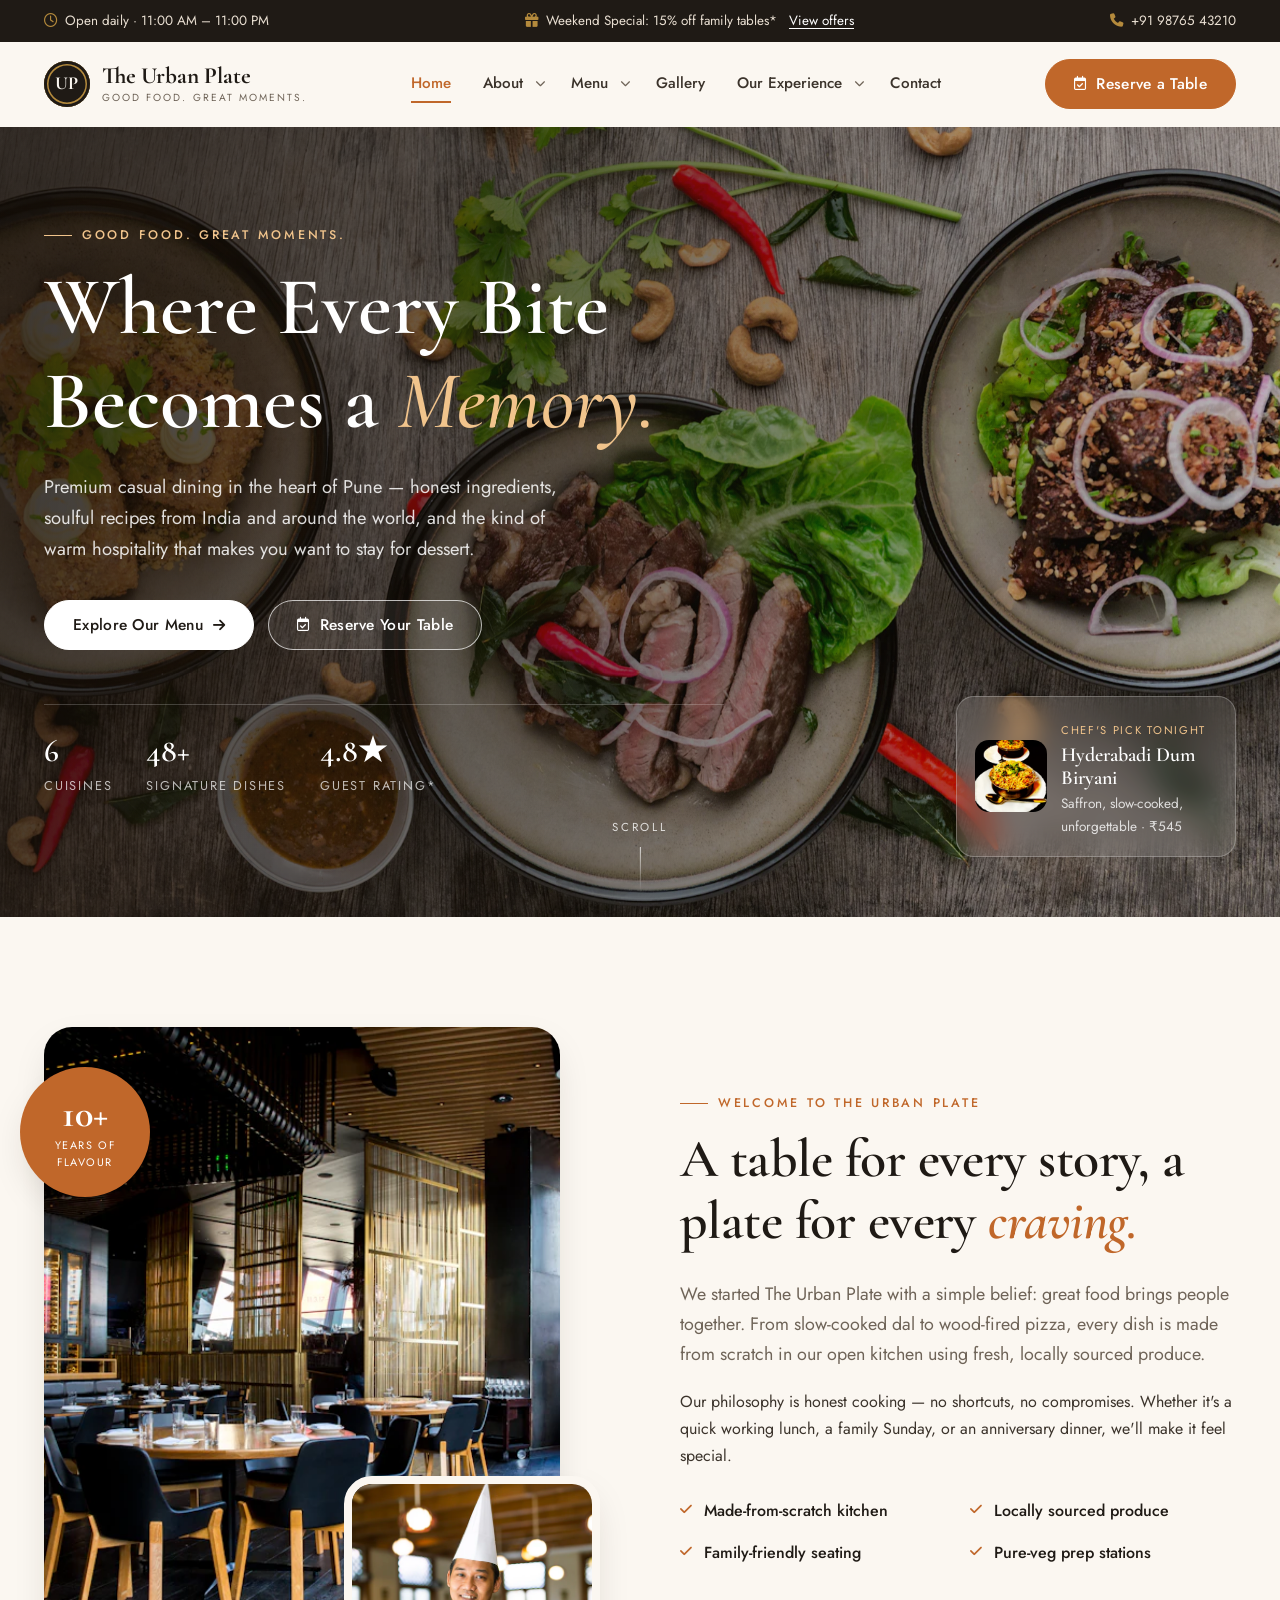
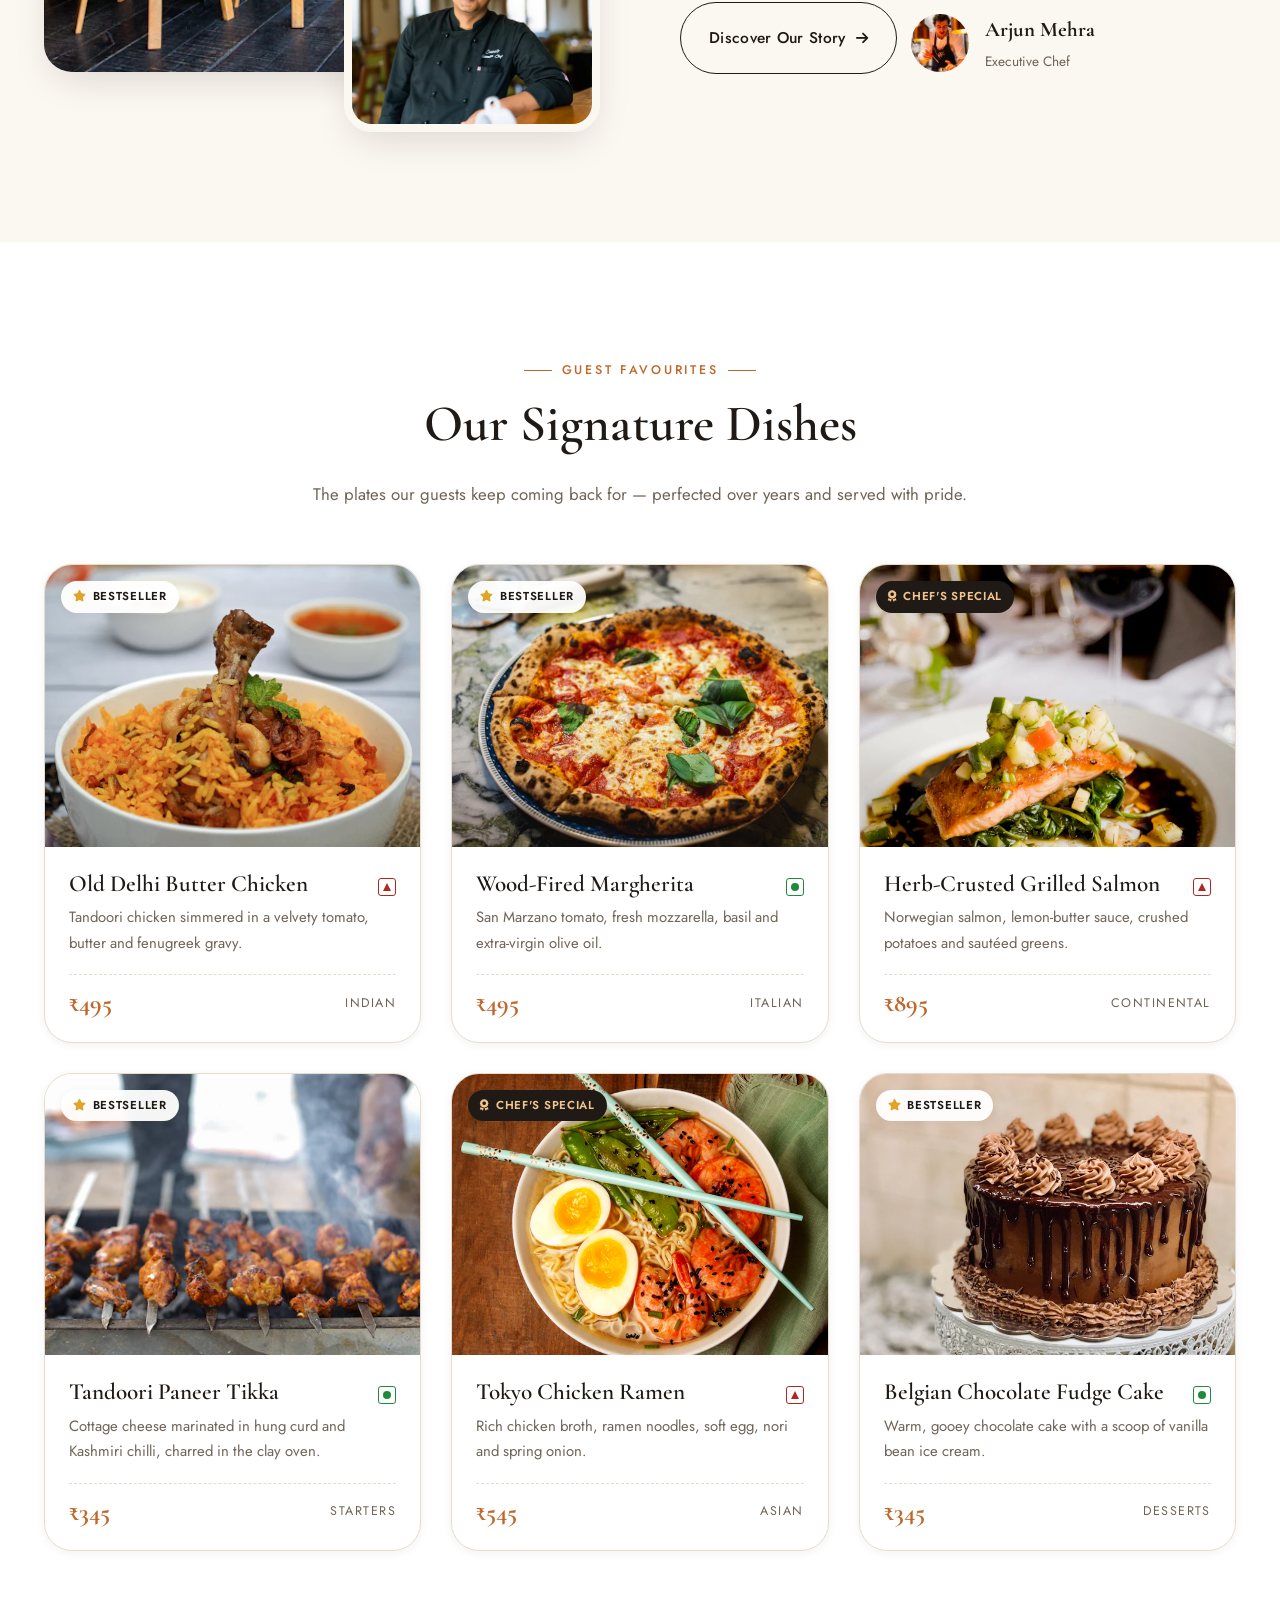
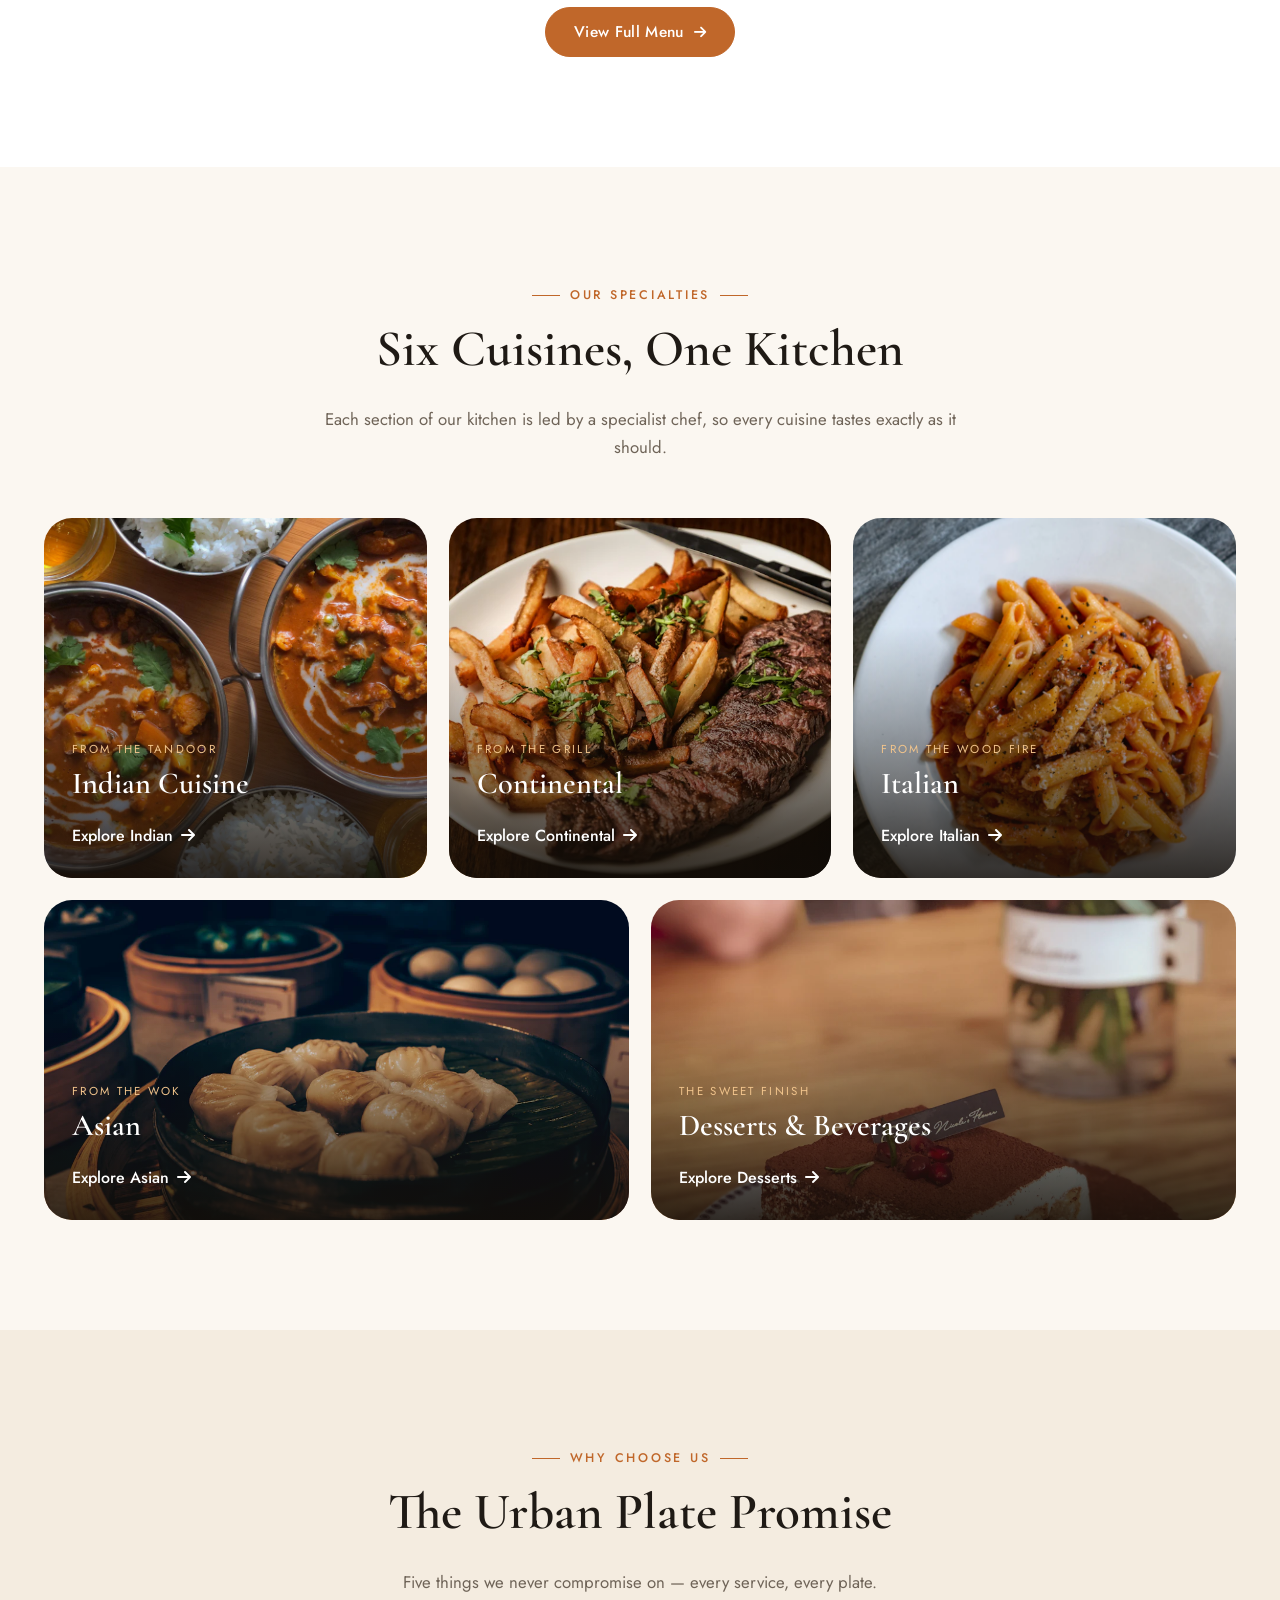
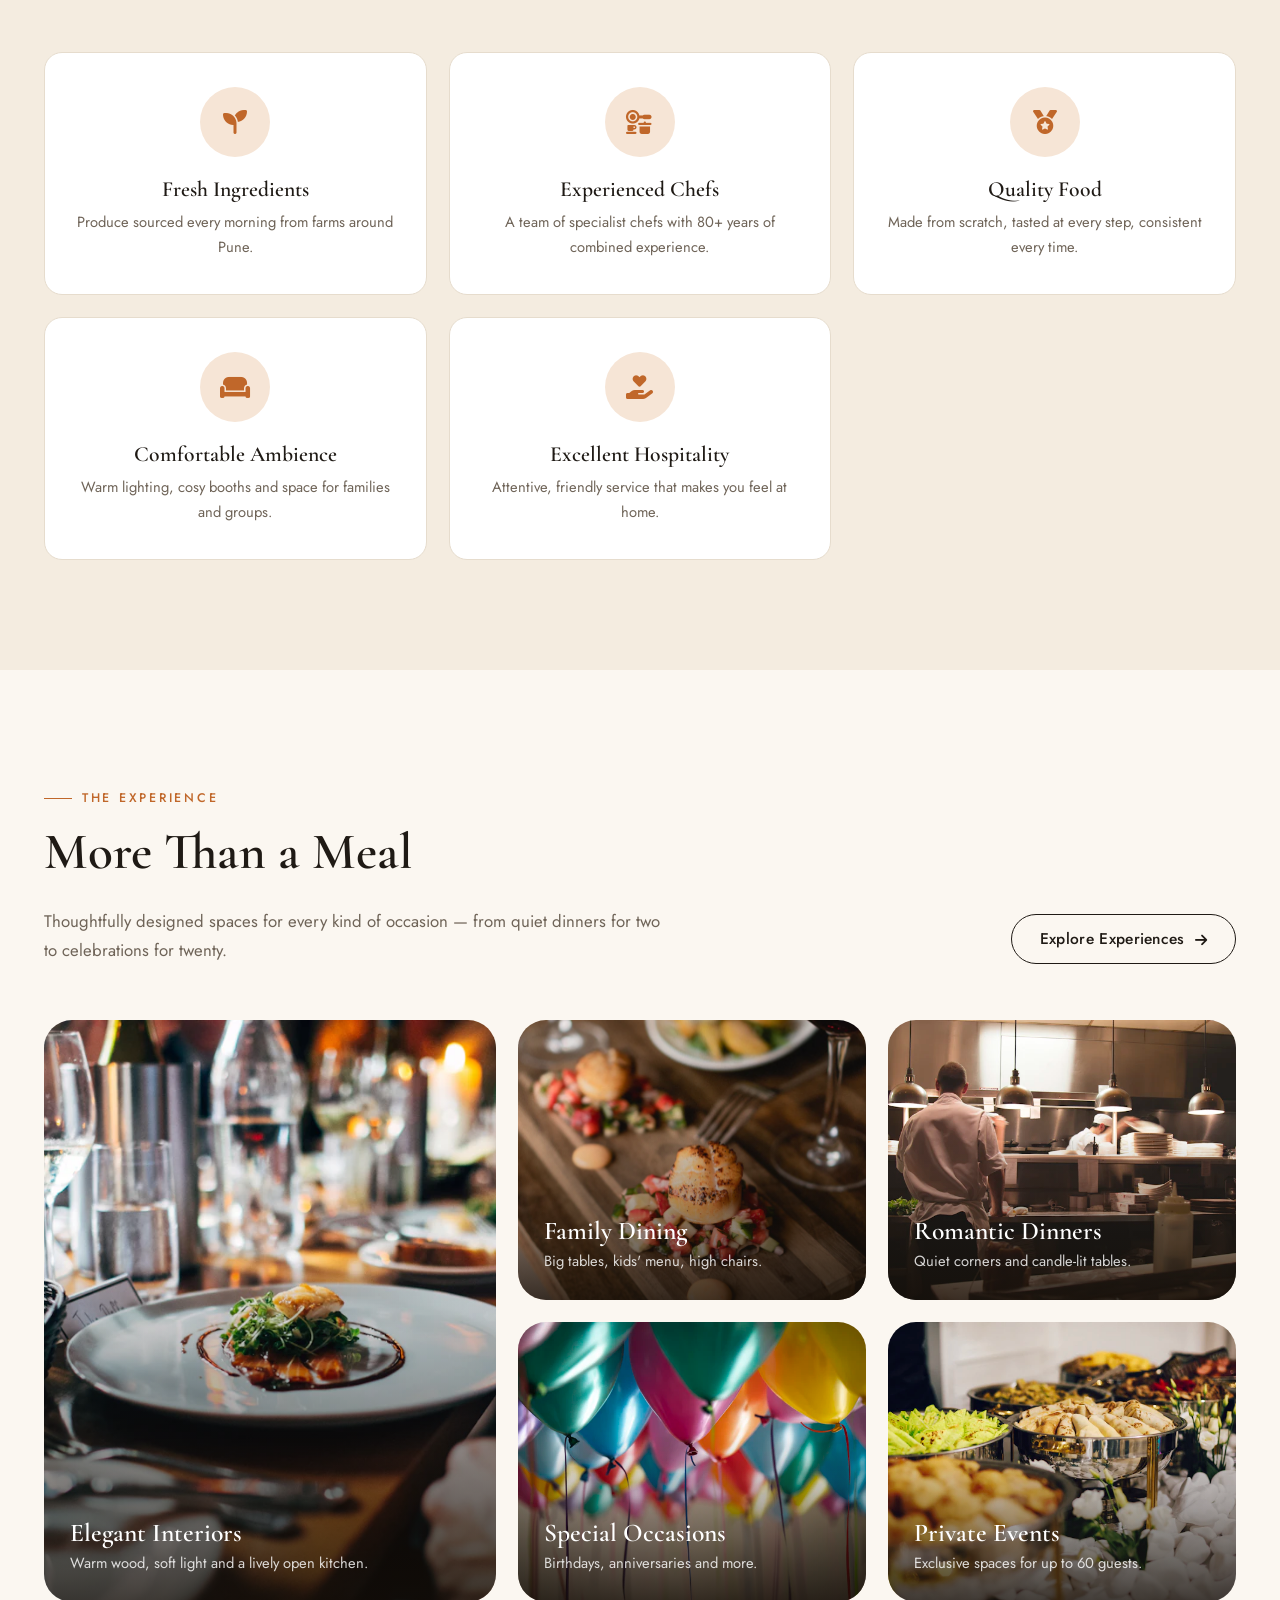
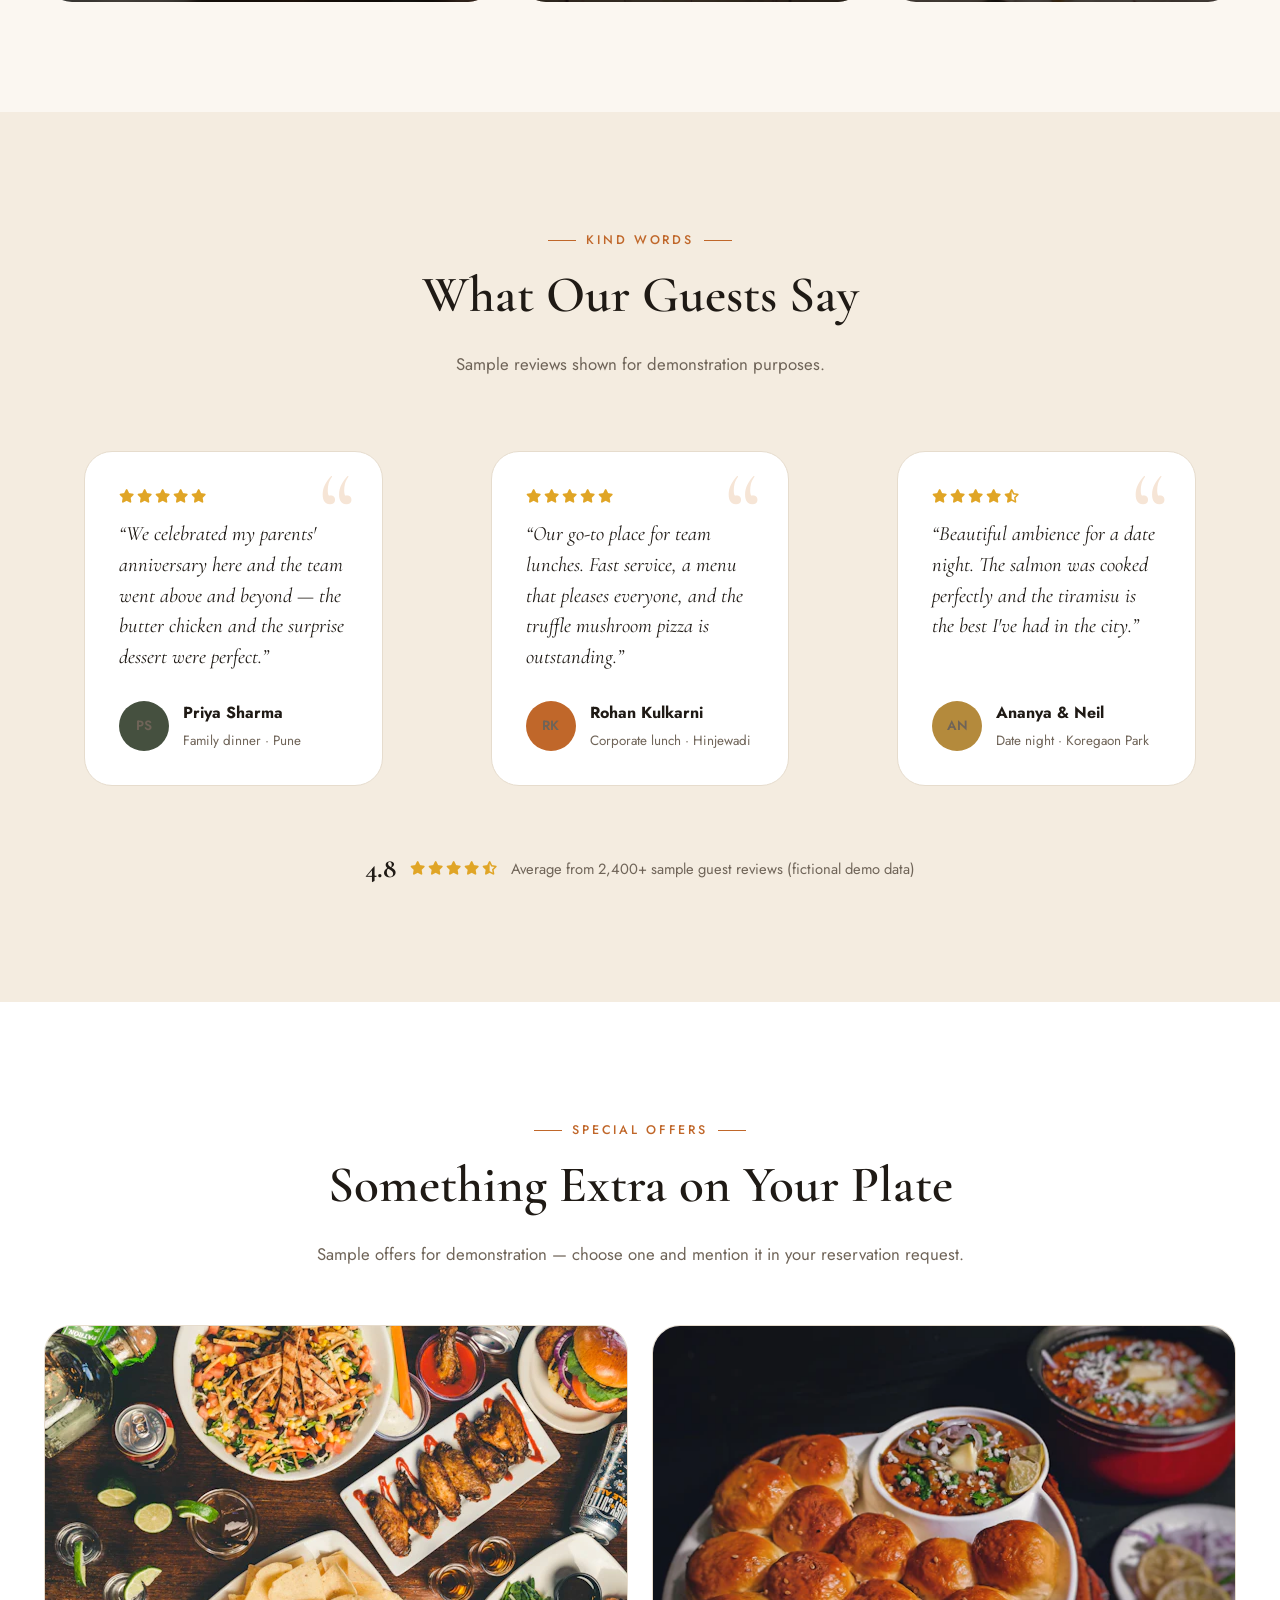
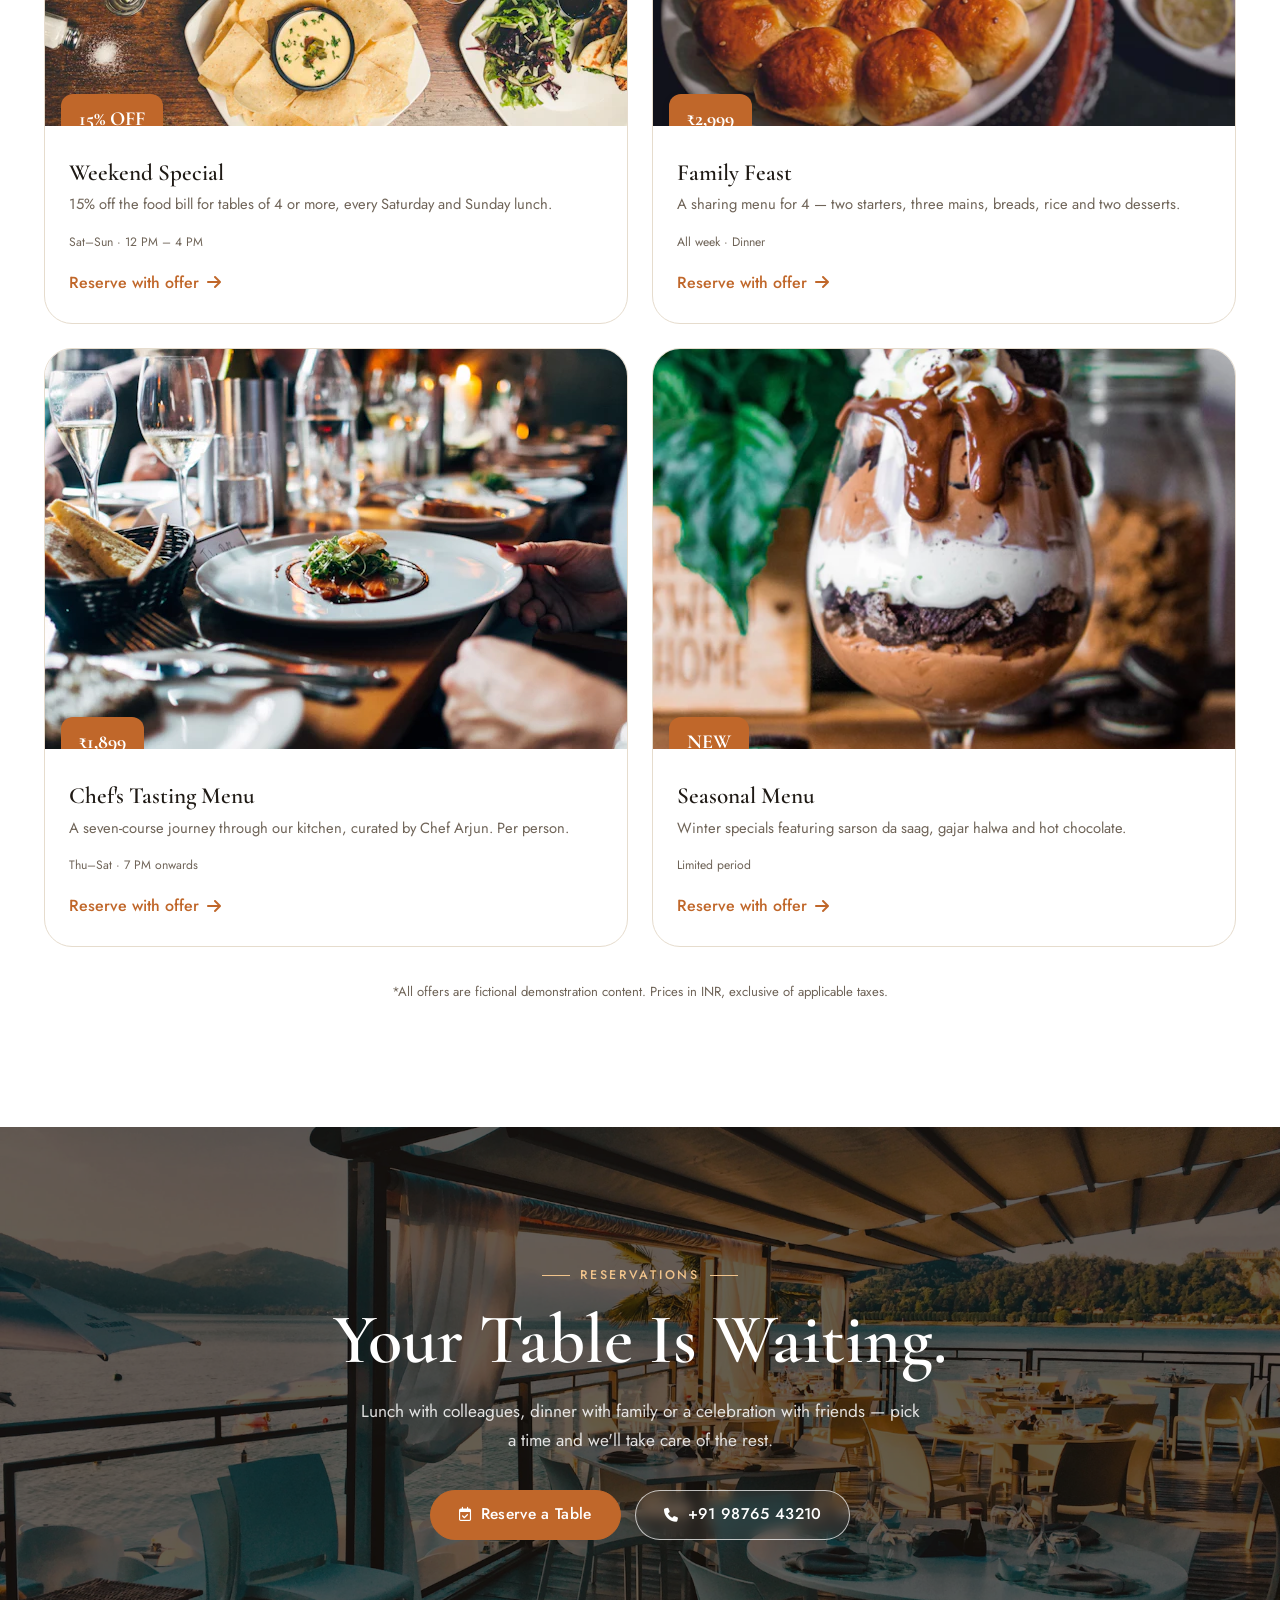
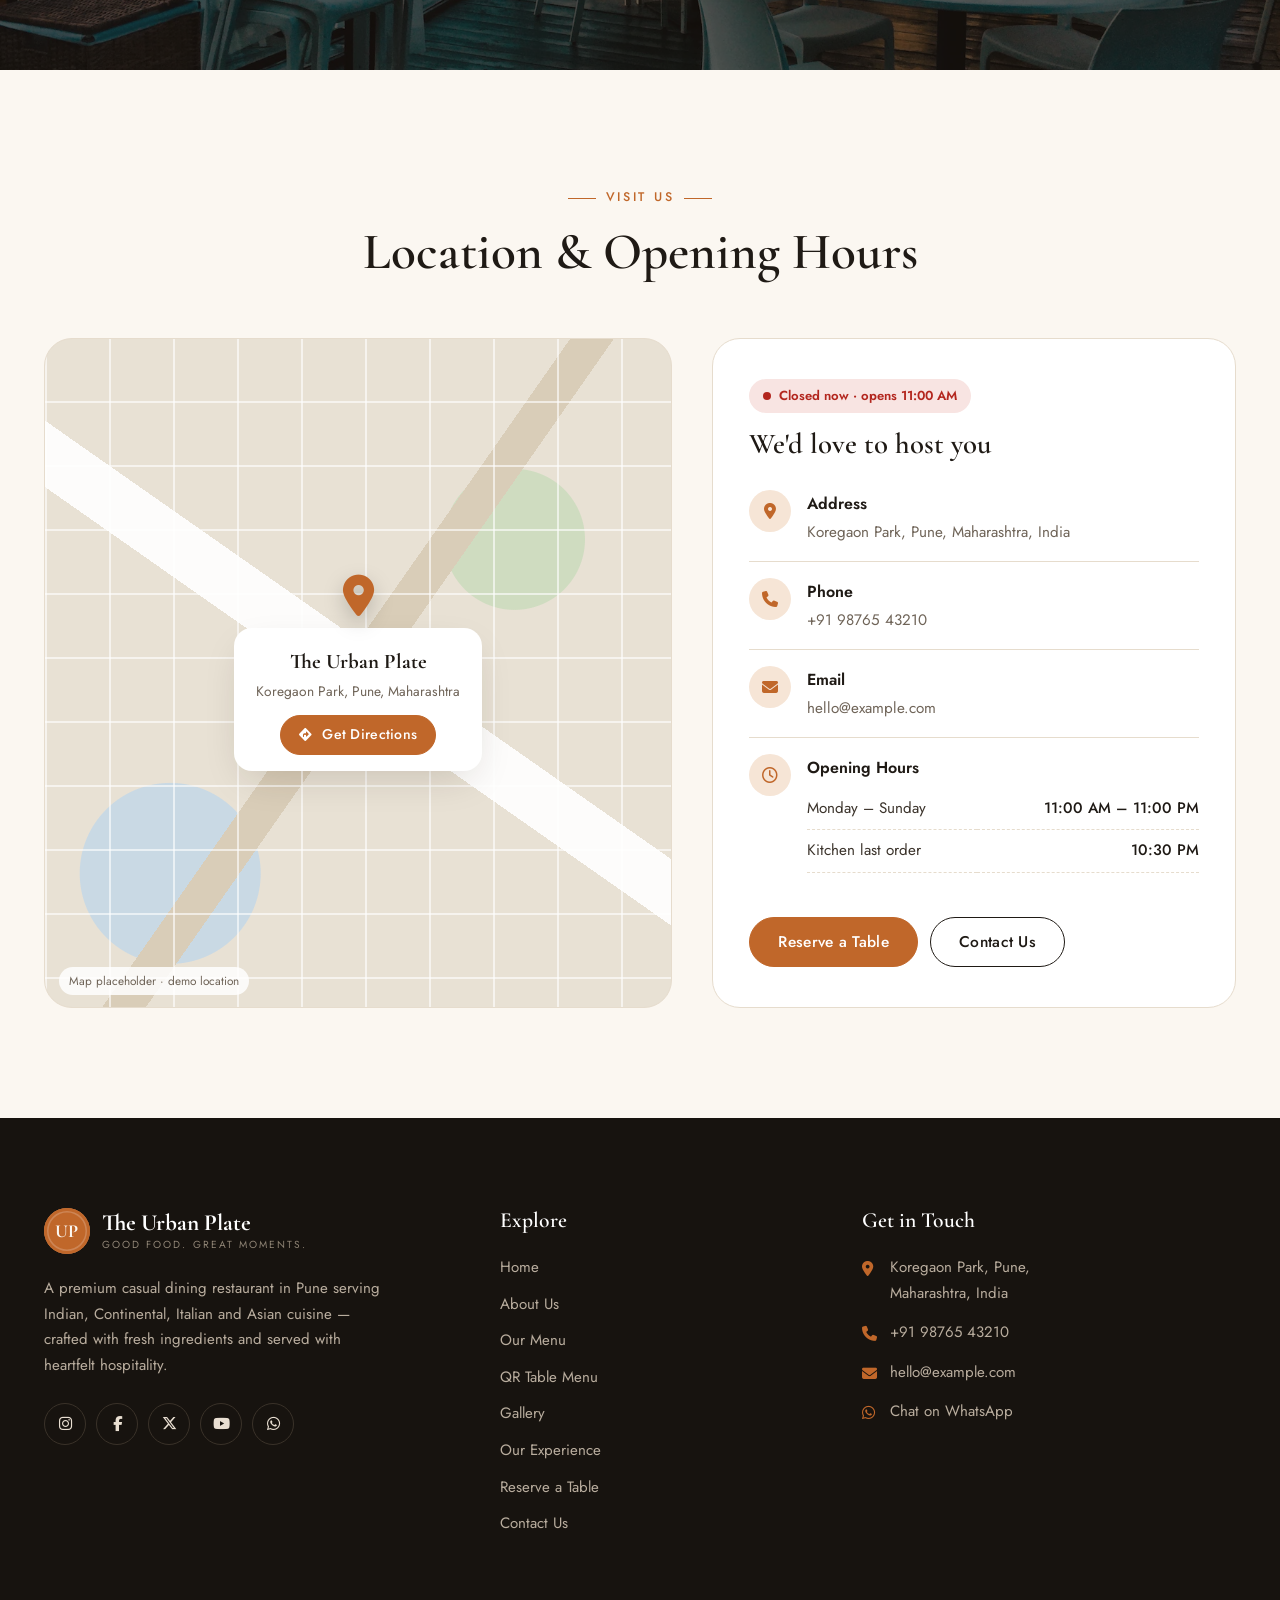
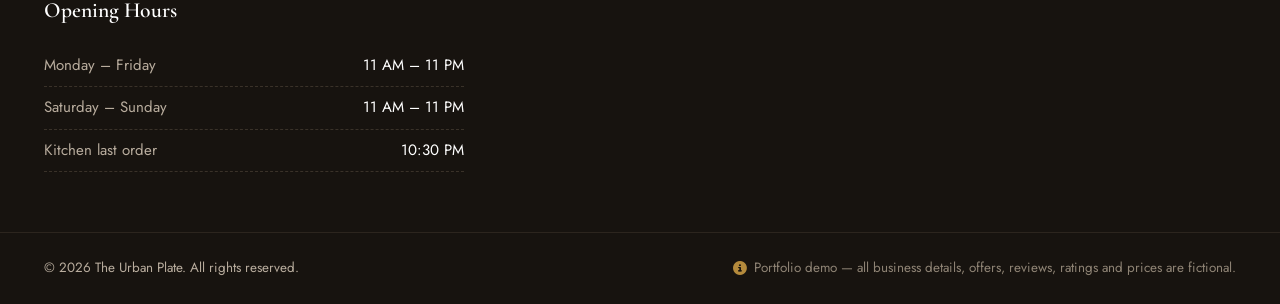
<file: index.html>
<!DOCTYPE html>
<html lang="en">
<head>
  <meta charset="UTF-8">
  <meta name="viewport" content="width=device-width, initial-scale=1">
  <title>The Urban Plate | Premium Casual Dining in Pune — Good Food. Great Moments.</title>
  <meta name="description" content="The Urban Plate is a premium casual dining restaurant in Pune serving Indian, Continental, Italian and Asian cuisine, desserts and beverages. Explore the menu and reserve your table.">
  <meta name="theme-color" content="#1f1a15">
  <meta name="robots" content="index, follow">
  <meta property="og:type" content="website">
  <meta property="og:site_name" content="The Urban Plate">
  <meta property="og:image" content="https://ramrestaurant-demo.pages.dev/assets/images/hero/a-beautifully-plated-spread-of-1200.webp">
  <link rel="canonical" href="https://ramrestaurant-demo.pages.dev/">
  <link rel="icon" href="assets/icons/favicon.svg" type="image/svg+xml">
  <link rel="apple-touch-icon" href="assets/icons/favicon.svg">
  <link rel="preconnect" href="https://fonts.googleapis.com">
  <link rel="preconnect" href="https://fonts.gstatic.com" crossorigin>
  <link rel="stylesheet" href="https://fonts.googleapis.com/css2?family=Cormorant+Garamond:ital,wght@0,500;0,600;0,700;1,500;1,600&amp;family=Jost:wght@300;400;500;600&amp;display=swap">
  <link rel="stylesheet" href="https://cdnjs.cloudflare.com/ajax/libs/font-awesome/6.5.1/css/all.min.css" referrerpolicy="no-referrer">
  <link rel="stylesheet" href="css/style.css">
  <link rel="stylesheet" href="css/animations.css">
  <link rel="stylesheet" href="css/responsive.css">
  <link rel="preload" as="image" href="assets/images/hero/a-beautifully-plated-spread-of-1800.webp">
</head>
<body data-page="home">
  <a class="skip-link" href="#main">Skip to main content</a>

  <!-- Announcement bar -->
  <div class="announce" role="region" aria-label="Announcements">
    <div class="container announce-inner">
      <p><i class="fa-regular fa-clock" aria-hidden="true"></i> Open daily · 11:00 AM – 11:00 PM</p>
      <p class="announce-offer"><i class="fa-solid fa-gift" aria-hidden="true"></i> Weekend Special: 15% off family tables* <a href="index.html#offers">View offers</a></p>
      <a href="tel:+919876543210"><i class="fa-solid fa-phone" aria-hidden="true"></i> +91 98765 43210</a>
    </div>
  </div>

  <!-- Header / navigation -->
  <header class="site-header" id="siteHeader">
    <div class="container nav-wrap">
      <a href="index.html" class="logo" aria-label="The Urban Plate — home">
        <span class="logo-mark" aria-hidden="true">UP</span>
        <span class="logo-text">The Urban Plate<small>Good Food. Great Moments.</small></span>
      </a>

      <nav class="main-nav" id="mainNav" aria-label="Primary">
        <ul class="nav-list">
          <li><a href="index.html" data-page="home">Home</a></li>
          <li class="has-dropdown">
            <a href="about.html" data-page="about">About</a>
            <button class="dd-toggle" type="button" aria-expanded="false" aria-label="Show About submenu"><i class="fa-solid fa-chevron-down" aria-hidden="true"></i></button>
            <ul class="dropdown">
              <li><a href="about.html#story"><i class="fa-solid fa-book-open" aria-hidden="true"></i> Our Story</a></li>
              <li><a href="about.html#journey"><i class="fa-solid fa-route" aria-hidden="true"></i> Our Journey</a></li>
              <li><a href="about.html#chef"><i class="fa-solid fa-user-tie" aria-hidden="true"></i> Meet the Chef</a></li>
              <li><a href="about.html#ingredients"><i class="fa-solid fa-leaf" aria-hidden="true"></i> Quality &amp; Ingredients</a></li>
            </ul>
          </li>
          <li class="has-dropdown">
            <a href="menu.html" data-page="menu">Menu</a>
            <button class="dd-toggle" type="button" aria-expanded="false" aria-label="Show Menu submenu"><i class="fa-solid fa-chevron-down" aria-hidden="true"></i></button>
            <ul class="dropdown">
              <li><a href="menu.html?popular=1"><i class="fa-solid fa-star" aria-hidden="true"></i> Popular Dishes</a></li>
              <li><a href="menu.html?cat=starters"><i class="fa-solid fa-fire-burner" aria-hidden="true"></i> Starters</a></li>
              <li><a href="menu.html?cat=indian"><i class="fa-solid fa-pepper-hot" aria-hidden="true"></i> Indian</a></li>
              <li><a href="menu.html?cat=italian"><i class="fa-solid fa-pizza-slice" aria-hidden="true"></i> Italian</a></li>
              <li><a href="menu.html?cat=asian"><i class="fa-solid fa-bowl-rice" aria-hidden="true"></i> Asian</a></li>
              <li><a href="menu.html?cat=desserts"><i class="fa-solid fa-ice-cream" aria-hidden="true"></i> Desserts</a></li>
              <li><a href="menu.html?cat=beverages"><i class="fa-solid fa-martini-glass-citrus" aria-hidden="true"></i> Beverages</a></li>
              <li><a href="qr-menu.html"><i class="fa-solid fa-qrcode" aria-hidden="true"></i> QR Table Menu</a></li>
            </ul>
          </li>
          <li><a href="gallery.html" data-page="gallery">Gallery</a></li>
          <li class="has-dropdown">
            <a href="experience.html" data-page="experience">Our Experience</a>
            <button class="dd-toggle" type="button" aria-expanded="false" aria-label="Show Our Experience submenu"><i class="fa-solid fa-chevron-down" aria-hidden="true"></i></button>
            <ul class="dropdown">
              <li><a href="experience.html#family"><i class="fa-solid fa-people-roof" aria-hidden="true"></i> Family Dining</a></li>
              <li><a href="experience.html#romantic"><i class="fa-solid fa-heart" aria-hidden="true"></i> Romantic Dinners</a></li>
              <li><a href="experience.html#birthdays"><i class="fa-solid fa-cake-candles" aria-hidden="true"></i> Birthdays</a></li>
              <li><a href="experience.html#corporate"><i class="fa-solid fa-briefcase" aria-hidden="true"></i> Corporate Dining</a></li>
              <li><a href="experience.html#private"><i class="fa-solid fa-champagne-glasses" aria-hidden="true"></i> Private Events</a></li>
            </ul>
          </li>
          <li><a href="contact.html" data-page="contact">Contact</a></li>
        </ul>
        <div class="mobile-nav-extra">
          <a href="reservation.html" class="btn"><i class="fa-regular fa-calendar-check" aria-hidden="true"></i> Reserve a Table</a>
          <a href="tel:+919876543210" class="btn btn-outline"><i class="fa-solid fa-phone" aria-hidden="true"></i> Call +91 98765 43210</a>
          <p>Open daily · 11:00 AM – 11:00 PM</p>
        </div>
      </nav>

      <div class="nav-cta">
        <a href="tel:+919876543210" class="nav-phone" aria-label="Call The Urban Plate"><i class="fa-solid fa-phone" aria-hidden="true"></i></a>
        <a href="reservation.html" class="btn btn-reserve-desktop" data-page-cta="reservation"><i class="fa-regular fa-calendar-check" aria-hidden="true"></i> Reserve a Table</a>
        <button class="hamburger" id="hamburger" type="button" aria-label="Open menu" aria-expanded="false" aria-controls="mainNav"><span></span><span></span><span></span></button>
      </div>
    </div>
  </header>
  <div class="nav-backdrop" aria-hidden="true"></div>


<main id="main">
  <!-- ============ HERO ============ -->
  <section class="hero" aria-label="Welcome">
    <div class="hero-media">
      <img src="assets/images/hero/a-beautifully-plated-spread-of-1800.webp" alt="A beautifully plated spread of colourful dishes at The Urban Plate" fetchpriority="high" width="1800" height="1200">
    </div>
    <div class="container">
      <div class="hero-content">
        <span class="eyebrow">Good Food. Great Moments.</span>
        <h1>Where Every Bite Becomes a <em>Memory.</em></h1>
        <p>Premium casual dining in the heart of Pune — honest ingredients, soulful recipes from India and around the world, and the kind of warm hospitality that makes you want to stay for dessert.</p>
        <div class="hero-actions">
          <a href="menu.html" class="btn btn-light">Explore Our Menu <i class="fa-solid fa-arrow-right" aria-hidden="true"></i></a>
          <a href="reservation.html" class="btn btn-ghost-light"><i class="fa-regular fa-calendar-check" aria-hidden="true"></i> Reserve Your Table</a>
        </div>
        <div class="hero-meta">
          <div><strong>6</strong><span>Cuisines</span></div>
          <div><strong>48+</strong><span>Signature dishes</span></div>
          <div><strong>4.8★</strong><span>Guest rating*</span></div>
        </div>
      </div>
    </div>
    <div class="hero-card-wrap" aria-hidden="false">
      <div class="container">
        <a href="menu.html?cat=indian" class="hero-card">
          <img src="assets/images/food/hyderabadi-dum-biryani-200.webp" alt="Hyderabadi dum biryani" width="72" height="72">
          <div>
            <small>Chef's pick tonight</small>
            <h3>Hyderabadi Dum Biryani</h3>
            <p>Saffron, slow-cooked, unforgettable · ₹545</p>
          </div>
        </a>
      </div>
    </div>
    <div class="hero-scroll" aria-hidden="true">Scroll<span></span></div>
  </section>

  <!-- ============ WELCOME ============ -->
  <section class="section" id="welcome">
    <div class="container split">
      <div class="welcome-media" data-reveal="left">
        <div class="img-frame">
          <img src="assets/images/interior/warm-and-elegant-restaurant-ambience-900.webp" alt="Warm, elegant dining room at The Urban Plate" loading="lazy" width="900" height="1125">
        </div>
        <div class="img-frame small">
          <img src="assets/images/food/pastry-chef-decorating-a-dessert-500.webp" alt="Chef carefully plating a dish" loading="lazy" width="500" height="500">
        </div>
        <div class="welcome-badge"><div><strong>10+</strong><span>Years of<br>flavour</span></div></div>
      </div>
      <div data-reveal="right">
        <span class="eyebrow">Welcome to The Urban Plate</span>
        <h2 class="display" style="font-size:clamp(2.2rem,4.2vw,3.4rem)">A table for every story, a plate for every <span class="script">craving.</span></h2>
        <p class="lead">We started The Urban Plate with a simple belief: great food brings people together. From slow-cooked dal to wood-fired pizza, every dish is made from scratch in our open kitchen using fresh, locally sourced produce.</p>
        <p>Our philosophy is honest cooking — no shortcuts, no compromises. Whether it's a quick working lunch, a family Sunday, or an anniversary dinner, we'll make it feel special.</p>
        <ul class="check-list">
          <li><i class="fa-solid fa-check" aria-hidden="true"></i> Made-from-scratch kitchen</li>
          <li><i class="fa-solid fa-check" aria-hidden="true"></i> Locally sourced produce</li>
          <li><i class="fa-solid fa-check" aria-hidden="true"></i> Family-friendly seating</li>
          <li><i class="fa-solid fa-check" aria-hidden="true"></i> Pure-veg prep stations</li>
        </ul>
        <div class="hero-actions">
          <a href="about.html" class="btn btn-outline">Discover Our Story <i class="fa-solid fa-arrow-right" aria-hidden="true"></i></a>
          <div class="signature">
            <img src="assets/images/food/executive-chef-arjun-mehra-in-120.webp" alt="Chef Arjun Mehra" loading="lazy" width="58" height="58">
            <div><strong>Arjun Mehra</strong><span>Executive Chef</span></div>
          </div>
        </div>
      </div>
    </div>
  </section>

  <!-- ============ POPULAR DISHES ============ -->
  <section class="section white" id="popular">
    <div class="container">
      <div class="section-head" data-reveal>
        <span class="eyebrow center">Guest Favourites</span>
        <h2>Our Signature Dishes</h2>
        <p>The plates our guests keep coming back for — perfected over years and served with pride.</p>
      </div>
      <div class="dish-grid" data-stagger>
        <article class="dish-card" data-reveal>
          <div class="dish-media">
            <img src="assets/images/food/old-delhi-butter-chicken-640.webp" alt="Old Delhi butter chicken in a copper bowl" loading="lazy" width="640" height="480">
            <span class="dish-badge best"><i class="fa-solid fa-star" aria-hidden="true"></i> Bestseller</span>
          </div>
          <div class="dish-body">
            <div class="dish-top"><h3>Old Delhi Butter Chicken</h3><span class="diet nonveg" role="img" aria-label="Non-vegetarian" title="Non-vegetarian"></span></div>
            <p>Tandoori chicken simmered in a velvety tomato, butter and fenugreek gravy.</p>
            <div class="dish-foot"><span class="price">₹495</span><span class="dish-cuisine">Indian</span></div>
          </div>
        </article>
        <article class="dish-card" data-reveal>
          <div class="dish-media">
            <img src="assets/images/food/wood-fired-margherita-640.webp" alt="Wood-fired Margherita pizza with fresh basil" loading="lazy" width="640" height="480">
            <span class="dish-badge best"><i class="fa-solid fa-star" aria-hidden="true"></i> Bestseller</span>
          </div>
          <div class="dish-body">
            <div class="dish-top"><h3>Wood-Fired Margherita</h3><span class="diet veg" role="img" aria-label="Vegetarian" title="Vegetarian"></span></div>
            <p>San Marzano tomato, fresh mozzarella, basil and extra-virgin olive oil.</p>
            <div class="dish-foot"><span class="price">₹495</span><span class="dish-cuisine">Italian</span></div>
          </div>
        </article>
        <article class="dish-card" data-reveal>
          <div class="dish-media">
            <img src="assets/images/food/herb-crusted-grilled-salmon-640.webp" alt="Herb-crusted grilled salmon with greens" loading="lazy" width="640" height="480">
            <span class="dish-badge chef"><i class="fa-solid fa-award" aria-hidden="true"></i> Chef's Special</span>
          </div>
          <div class="dish-body">
            <div class="dish-top"><h3>Herb-Crusted Grilled Salmon</h3><span class="diet nonveg" role="img" aria-label="Non-vegetarian" title="Non-vegetarian"></span></div>
            <p>Norwegian salmon, lemon-butter sauce, crushed potatoes and sautéed greens.</p>
            <div class="dish-foot"><span class="price">₹895</span><span class="dish-cuisine">Continental</span></div>
          </div>
        </article>
        <article class="dish-card" data-reveal>
          <div class="dish-media">
            <img src="assets/images/food/tandoori-paneer-tikka-640.webp" alt="Tandoori paneer tikka on skewers" loading="lazy" width="640" height="480">
            <span class="dish-badge best"><i class="fa-solid fa-star" aria-hidden="true"></i> Bestseller</span>
          </div>
          <div class="dish-body">
            <div class="dish-top"><h3>Tandoori Paneer Tikka</h3><span class="diet veg" role="img" aria-label="Vegetarian" title="Vegetarian"></span></div>
            <p>Cottage cheese marinated in hung curd and Kashmiri chilli, charred in the clay oven.</p>
            <div class="dish-foot"><span class="price">₹345</span><span class="dish-cuisine">Starters</span></div>
          </div>
        </article>
        <article class="dish-card" data-reveal>
          <div class="dish-media">
            <img src="assets/images/food/tokyo-chicken-ramen-640.webp" alt="Steaming bowl of chicken ramen with egg" loading="lazy" width="640" height="480">
            <span class="dish-badge chef"><i class="fa-solid fa-award" aria-hidden="true"></i> Chef's Special</span>
          </div>
          <div class="dish-body">
            <div class="dish-top"><h3>Tokyo Chicken Ramen</h3><span class="diet nonveg" role="img" aria-label="Non-vegetarian" title="Non-vegetarian"></span></div>
            <p>Rich chicken broth, ramen noodles, soft egg, nori and spring onion.</p>
            <div class="dish-foot"><span class="price">₹545</span><span class="dish-cuisine">Asian</span></div>
          </div>
        </article>
        <article class="dish-card" data-reveal>
          <div class="dish-media">
            <img src="assets/images/food/belgian-chocolate-fudge-cake-640.webp" alt="Belgian chocolate fudge cake slice" loading="lazy" width="640" height="480">
            <span class="dish-badge best"><i class="fa-solid fa-star" aria-hidden="true"></i> Bestseller</span>
          </div>
          <div class="dish-body">
            <div class="dish-top"><h3>Belgian Chocolate Fudge Cake</h3><span class="diet veg" role="img" aria-label="Vegetarian" title="Vegetarian"></span></div>
            <p>Warm, gooey chocolate cake with a scoop of vanilla bean ice cream.</p>
            <div class="dish-foot"><span class="price">₹345</span><span class="dish-cuisine">Desserts</span></div>
          </div>
        </article>
      </div>
      <div class="center-actions" data-reveal>
        <a href="menu.html" class="btn">View Full Menu <i class="fa-solid fa-arrow-right" aria-hidden="true"></i></a>
      </div>
    </div>
  </section>

  <!-- ============ SPECIALTIES ============ -->
  <section class="section" id="specialties">
    <div class="container">
      <div class="section-head" data-reveal>
        <span class="eyebrow center">Our Specialties</span>
        <h2>Six Cuisines, One Kitchen</h2>
        <p>Each section of our kitchen is led by a specialist chef, so every cuisine tastes exactly as it should.</p>
      </div>
      <div class="spec-grid" data-stagger>
        <a href="menu.html?cat=indian" class="spec-card" data-reveal>
          <img src="assets/images/food/paneer-makhani-800.webp" alt="Rich Indian curry with fresh coriander" loading="lazy" width="800" height="1000">
          <div class="spec-body">
            <small>From the Tandoor</small>
            <h3>Indian Cuisine</h3>
            <p>Slow-cooked gravies, smoky tandoor kebabs and fragrant dum biryanis from across India.</p>
            <span class="text-link">Explore Indian <i class="fa-solid fa-arrow-right" aria-hidden="true"></i></span>
          </div>
        </a>
        <a href="menu.html?cat=continental" class="spec-card" data-reveal>
          <img src="assets/images/food/peppercorn-tenderloin-steak-800.webp" alt="Grilled steak with vegetables" loading="lazy" width="800" height="1000">
          <div class="spec-body">
            <small>From the Grill</small>
            <h3>Continental</h3>
            <p>Perfectly grilled steaks, herb-roasted chicken and fresh fish with classic European sauces.</p>
            <span class="text-link">Explore Continental <i class="fa-solid fa-arrow-right" aria-hidden="true"></i></span>
          </div>
        </a>
        <a href="menu.html?cat=italian" class="spec-card" data-reveal>
          <img src="assets/images/food/penne-arrabbiata-800.webp" alt="Fresh pasta in tomato sauce" loading="lazy" width="800" height="1000">
          <div class="spec-body">
            <small>From the Wood Fire</small>
            <h3>Italian</h3>
            <p>Hand-stretched sourdough pizzas and pasta tossed to order in our open kitchen.</p>
            <span class="text-link">Explore Italian <i class="fa-solid fa-arrow-right" aria-hidden="true"></i></span>
          </div>
        </a>
        <a href="menu.html?cat=asian" class="spec-card" data-reveal>
          <img src="assets/images/food/crystal-veg-dumplings-1000.webp" alt="Steamed Asian dumplings in a bamboo basket" loading="lazy" width="1000" height="700">
          <div class="spec-body">
            <small>From the Wok</small>
            <h3>Asian</h3>
            <p>Dumplings, ramen, sushi and wok-tossed favourites inspired by Tokyo, Bangkok and Hong Kong.</p>
            <span class="text-link">Explore Asian <i class="fa-solid fa-arrow-right" aria-hidden="true"></i></span>
          </div>
        </a>
        <a href="menu.html?cat=desserts" class="spec-card" data-reveal>
          <img src="assets/images/food/classic-tiramisu-1000.webp" alt="Layered tiramisu dessert" loading="lazy" width="1000" height="700">
          <div class="spec-body">
            <small>The Sweet Finish</small>
            <h3>Desserts &amp; Beverages</h3>
            <p>House-made desserts, artisanal gelato, signature mocktails and freshly brewed coffee.</p>
            <span class="text-link">Explore Desserts <i class="fa-solid fa-arrow-right" aria-hidden="true"></i></span>
          </div>
        </a>
      </div>
    </div>
  </section>

  <!-- ============ WHY CHOOSE US ============ -->
  <section class="section alt" id="why-us">
    <div class="container">
      <div class="section-head" data-reveal>
        <span class="eyebrow center">Why Choose Us</span>
        <h2>The Urban Plate Promise</h2>
        <p>Five things we never compromise on — every service, every plate.</p>
      </div>
      <div class="feature-grid" data-stagger>
        <div class="feature" data-reveal>
          <div class="feature-icon"><i class="fa-solid fa-seedling" aria-hidden="true"></i></div>
          <h3>Fresh Ingredients</h3>
          <p>Produce sourced every morning from farms around Pune.</p>
        </div>
        <div class="feature" data-reveal>
          <div class="feature-icon"><i class="fa-solid fa-kitchen-set" aria-hidden="true"></i></div>
          <h3>Experienced Chefs</h3>
          <p>A team of specialist chefs with 80+ years of combined experience.</p>
        </div>
        <div class="feature" data-reveal>
          <div class="feature-icon"><i class="fa-solid fa-medal" aria-hidden="true"></i></div>
          <h3>Quality Food</h3>
          <p>Made from scratch, tasted at every step, consistent every time.</p>
        </div>
        <div class="feature" data-reveal>
          <div class="feature-icon"><i class="fa-solid fa-couch" aria-hidden="true"></i></div>
          <h3>Comfortable Ambience</h3>
          <p>Warm lighting, cosy booths and space for families and groups.</p>
        </div>
        <div class="feature" data-reveal>
          <div class="feature-icon"><i class="fa-solid fa-hand-holding-heart" aria-hidden="true"></i></div>
          <h3>Excellent Hospitality</h3>
          <p>Attentive, friendly service that makes you feel at home.</p>
        </div>
      </div>
    </div>
  </section>

  <!-- ============ EXPERIENCE ============ -->
  <section class="section" id="experience">
    <div class="container">
      <div class="section-head left" data-reveal style="max-width:none;display:flex;justify-content:space-between;align-items:flex-end;gap:24px;flex-wrap:wrap">
        <div style="max-width:620px">
          <span class="eyebrow">The Experience</span>
          <h2>More Than a Meal</h2>
          <p class="mb-0">Thoughtfully designed spaces for every kind of occasion — from quiet dinners for two to celebrations for twenty.</p>
        </div>
        <a href="experience.html" class="btn btn-outline">Explore Experiences <i class="fa-solid fa-arrow-right" aria-hidden="true"></i></a>
      </div>
      <div class="exp-mosaic">
        <a href="experience.html#ambience" class="exp-tile" data-reveal>
          <img src="assets/images/interior/elegant-interior-with-warm-lighting-1000.webp" alt="Elegant interior with warm lighting and set tables" loading="lazy" width="1000" height="1200">
          <div class="exp-body"><h3>Elegant Interiors</h3><p>Warm wood, soft light and a lively open kitchen.</p></div>
        </a>
        <a href="experience.html#family" class="exp-tile" data-reveal>
          <img src="assets/images/food/family-enjoying-a-meal-together-700.webp" alt="Family and friends sharing a meal together" loading="lazy" width="700" height="500">
          <div class="exp-body"><h3>Family Dining</h3><p>Big tables, kids' menu, high chairs.</p></div>
        </a>
        <a href="experience.html#romantic" class="exp-tile" data-reveal>
          <img src="assets/images/interior/candle-lit-table-for-two-700.webp" alt="Candle-lit table set for a romantic dinner" loading="lazy" width="700" height="500">
          <div class="exp-body"><h3>Romantic Dinners</h3><p>Quiet corners and candle-lit tables.</p></div>
        </a>
        <a href="experience.html#birthdays" class="exp-tile" data-reveal>
          <img src="assets/images/food/party-celebrations-700.webp" alt="Birthday celebration with balloons" loading="lazy" width="700" height="500">
          <div class="exp-body"><h3>Special Occasions</h3><p>Birthdays, anniversaries and more.</p></div>
        </a>
        <a href="experience.html#private" class="exp-tile" data-reveal>
          <img src="assets/images/food/beautifully-arranged-buffet-for-a-700.webp" alt="Beautifully arranged buffet for a private event" loading="lazy" width="700" height="500">
          <div class="exp-body"><h3>Private Events</h3><p>Exclusive spaces for up to 60 guests.</p></div>
        </a>
      </div>
    </div>
  </section>

  <!-- ============ TESTIMONIALS ============ -->
  <section class="section alt" id="testimonials">
    <div class="container">
      <div class="section-head" data-reveal>
        <span class="eyebrow center">Kind Words</span>
        <h2>What Our Guests Say</h2>
        <p>Sample reviews shown for demonstration purposes.</p>
      </div>
      <div class="testimonial-grid" data-stagger>
        <figure class="testimonial" data-reveal>
          <div class="stars" role="img" aria-label="Rated 5 out of 5"><i class="fa-solid fa-star"></i><i class="fa-solid fa-star"></i><i class="fa-solid fa-star"></i><i class="fa-solid fa-star"></i><i class="fa-solid fa-star"></i></div>
          <blockquote>“We celebrated my parents' anniversary here and the team went above and beyond — the butter chicken and the surprise dessert were perfect.”</blockquote>
          <figcaption class="reviewer"><span class="avatar" aria-hidden="true">PS</span><div><strong>Priya Sharma</strong><span>Family dinner · Pune</span></div></figcaption>
        </figure>
        <figure class="testimonial" data-reveal>
          <div class="stars" role="img" aria-label="Rated 5 out of 5"><i class="fa-solid fa-star"></i><i class="fa-solid fa-star"></i><i class="fa-solid fa-star"></i><i class="fa-solid fa-star"></i><i class="fa-solid fa-star"></i></div>
          <blockquote>“Our go-to place for team lunches. Fast service, a menu that pleases everyone, and the truffle mushroom pizza is outstanding.”</blockquote>
          <figcaption class="reviewer"><span class="avatar a2" aria-hidden="true">RK</span><div><strong>Rohan Kulkarni</strong><span>Corporate lunch · Hinjewadi</span></div></figcaption>
        </figure>
        <figure class="testimonial" data-reveal>
          <div class="stars" role="img" aria-label="Rated 4.5 out of 5"><i class="fa-solid fa-star"></i><i class="fa-solid fa-star"></i><i class="fa-solid fa-star"></i><i class="fa-solid fa-star"></i><i class="fa-solid fa-star-half-stroke"></i></div>
          <blockquote>“Beautiful ambience for a date night. The salmon was cooked perfectly and the tiramisu is the best I've had in the city.”</blockquote>
          <figcaption class="reviewer"><span class="avatar a3" aria-hidden="true">AN</span><div><strong>Ananya &amp; Neil</strong><span>Date night · Koregaon Park</span></div></figcaption>
        </figure>
      </div>
      <div class="rating-summary" data-reveal>
        <strong>4.8</strong>
        <span class="stars mb-0" aria-hidden="true"><i class="fa-solid fa-star"></i><i class="fa-solid fa-star"></i><i class="fa-solid fa-star"></i><i class="fa-solid fa-star"></i><i class="fa-solid fa-star-half-stroke"></i></span>
        <span>Average from 2,400+ sample guest reviews (fictional demo data)</span>
      </div>
    </div>
  </section>

  <!-- ============ OFFERS ============ -->
  <section class="section white" id="offers">
    <div class="container">
      <div class="section-head" data-reveal>
        <span class="eyebrow center">Special Offers</span>
        <h2>Something Extra on Your Plate</h2>
        <p>Sample offers for demonstration — choose one and mention it in your reservation request.</p>
      </div>
      <div class="offer-grid" data-stagger>
        <article class="offer-card" data-reveal>
          <div class="offer-media">
            <img src="assets/images/food/table-spread-of-dishes-for-600.webp" alt="Table spread of dishes for the weekend special" loading="lazy" width="600" height="412">
            <span class="offer-tag">15% OFF</span>
          </div>
          <div class="offer-body">
            <h3>Weekend Special</h3>
            <p>15% off the food bill for tables of 4 or more, every Saturday and Sunday lunch.</p>
            <small>Sat–Sun · 12 PM – 4 PM</small>
            <a href="reservation.html?offer=weekend" class="text-link">Reserve with offer <i class="fa-solid fa-arrow-right" aria-hidden="true"></i></a>
          </div>
        </article>
        <article class="offer-card" data-reveal>
          <div class="offer-media">
            <img src="assets/images/food/dal-urban-plate-600.webp" alt="Indian family feast platter" loading="lazy" width="600" height="412">
            <span class="offer-tag">₹2,999</span>
          </div>
          <div class="offer-body">
            <h3>Family Feast</h3>
            <p>A sharing menu for 4 — two starters, three mains, breads, rice and two desserts.</p>
            <small>All week · Dinner</small>
            <a href="reservation.html?offer=family" class="text-link">Reserve with offer <i class="fa-solid fa-arrow-right" aria-hidden="true"></i></a>
          </div>
        </article>
        <article class="offer-card" data-reveal>
          <div class="offer-media">
            <img src="assets/images/interior/elegant-interior-with-warm-lighting-600.webp" alt="Chef's tasting menu course" loading="lazy" width="600" height="412">
            <span class="offer-tag">₹1,899</span>
          </div>
          <div class="offer-body">
            <h3>Chef's Tasting Menu</h3>
            <p>A seven-course journey through our kitchen, curated by Chef Arjun. Per person.</p>
            <small>Thu–Sat · 7 PM onwards</small>
            <a href="reservation.html?offer=chef" class="text-link">Reserve with offer <i class="fa-solid fa-arrow-right" aria-hidden="true"></i></a>
          </div>
        </article>
        <article class="offer-card" data-reveal>
          <div class="offer-media">
            <img src="assets/images/food/artisanal-gelato-trio-600.webp" alt="Seasonal gelato with mango" loading="lazy" width="600" height="412">
            <span class="offer-tag">NEW</span>
          </div>
          <div class="offer-body">
            <h3>Seasonal Menu</h3>
            <p>Winter specials featuring sarson da saag, gajar halwa and hot chocolate.</p>
            <small>Limited period</small>
            <a href="reservation.html?offer=seasonal" class="text-link">Reserve with offer <i class="fa-solid fa-arrow-right" aria-hidden="true"></i></a>
          </div>
        </article>
      </div>
      <p class="fine-print">*All offers are fictional demonstration content. Prices in INR, exclusive of applicable taxes.</p>
    </div>
  </section>

  <!-- ============ RESERVATION CTA ============ -->
  <section class="cta-band" aria-labelledby="cta-title">
    <img class="cta-bg" src="assets/images/hero/1559339352-11d035aa65de-1800.webp" alt="" loading="lazy" width="1800" height="1000">
    <div class="container" data-reveal>
      <span class="eyebrow center">Reservations</span>
      <h2 id="cta-title">Your Table Is Waiting.</h2>
      <p>Lunch with colleagues, dinner with family or a celebration with friends — pick a time and we'll take care of the rest.</p>
      <div class="cta-actions">
        <a href="reservation.html" class="btn"><i class="fa-regular fa-calendar-check" aria-hidden="true"></i> Reserve a Table</a>
        <a href="tel:+919876543210" class="btn btn-ghost-light"><i class="fa-solid fa-phone" aria-hidden="true"></i> +91 98765 43210</a>
      </div>
    </div>
  </section>

  <!-- ============ LOCATION & HOURS ============ -->
  <section class="section" id="location">
    <div class="container">
      <div class="section-head" data-reveal>
        <span class="eyebrow center">Visit Us</span>
        <h2>Location &amp; Opening Hours</h2>
      </div>
      <div class="location-grid">
        <div class="map-placeholder" data-reveal="left" role="img" aria-label="Map placeholder showing The Urban Plate in Koregaon Park, Pune">
          <div class="map-pin">
            <i class="fa-solid fa-location-dot" aria-hidden="true"></i>
            <div class="map-label">
              <strong>The Urban Plate</strong>
              <span>Koregaon Park, Pune, Maharashtra</span>
              <a href="https://www.google.com/maps/search/?api=1&query=Koregaon+Park+Pune" target="_blank" rel="noopener" class="btn btn-sm"><i class="fa-solid fa-diamond-turn-right" aria-hidden="true"></i> Get Directions</a>
            </div>
          </div>
          <span class="map-note">Map placeholder · demo location</span>
        </div>
        <div class="info-card" data-reveal="right">
          <span class="open-status" data-open-status>Open daily</span>
          <h3>We'd love to host you</h3>
          <ul class="info-list">
            <li><i class="fa-solid fa-location-dot" aria-hidden="true"></i><div><strong>Address</strong><span>Koregaon Park, Pune, Maharashtra, India</span></div></li>
            <li><i class="fa-solid fa-phone" aria-hidden="true"></i><div><strong>Phone</strong><a href="tel:+919876543210">+91 98765 43210</a></div></li>
            <li><i class="fa-solid fa-envelope" aria-hidden="true"></i><div><strong>Email</strong><a href="mailto:hello@example.com">hello@example.com</a></div></li>
            <li><i class="fa-regular fa-clock" aria-hidden="true"></i><div style="flex:1"><strong>Opening Hours</strong>
              <table class="hours-table"><tbody>
                <tr><td>Monday – Sunday</td><td>11:00 AM – 11:00 PM</td></tr>
                <tr><td>Kitchen last order</td><td>10:30 PM</td></tr>
              </tbody></table></div></li>
          </ul>
          <div class="info-actions">
            <a href="reservation.html" class="btn">Reserve a Table</a>
            <a href="contact.html" class="btn btn-outline">Contact Us</a>
          </div>
        </div>
      </div>
    </div>
  </section>
</main>

  <!-- Footer -->
  <footer class="site-footer">
    <div class="container footer-grid">
      <div>
        <a href="index.html" class="logo" aria-label="The Urban Plate — home">
          <span class="logo-mark" aria-hidden="true">UP</span>
          <span class="logo-text">The Urban Plate<small>Good Food. Great Moments.</small></span>
        </a>
        <p class="footer-about">A premium casual dining restaurant in Pune serving Indian, Continental, Italian and Asian cuisine — crafted with fresh ingredients and served with heartfelt hospitality.</p>
        <div class="socials" aria-label="Social media">
          <a href="https://www.instagram.com/" target="_blank" rel="noopener" aria-label="Instagram (opens in new tab)"><i class="fa-brands fa-instagram" aria-hidden="true"></i></a>
          <a href="https://www.facebook.com/" target="_blank" rel="noopener" aria-label="Facebook (opens in new tab)"><i class="fa-brands fa-facebook-f" aria-hidden="true"></i></a>
          <a href="https://x.com/" target="_blank" rel="noopener" aria-label="X (opens in new tab)"><i class="fa-brands fa-x-twitter" aria-hidden="true"></i></a>
          <a href="https://www.youtube.com/" target="_blank" rel="noopener" aria-label="YouTube (opens in new tab)"><i class="fa-brands fa-youtube" aria-hidden="true"></i></a>
          <a href="https://wa.me/919876543210" target="_blank" rel="noopener" aria-label="WhatsApp (opens in new tab)"><i class="fa-brands fa-whatsapp" aria-hidden="true"></i></a>
        </div>
      </div>
      <div>
        <h4>Explore</h4>
        <ul class="footer-links">
          <li><a href="index.html">Home</a></li>
          <li><a href="about.html">About Us</a></li>
          <li><a href="menu.html">Our Menu</a></li>
          <li><a href="qr-menu.html">QR Table Menu</a></li>
          <li><a href="gallery.html">Gallery</a></li>
          <li><a href="experience.html">Our Experience</a></li>
          <li><a href="reservation.html">Reserve a Table</a></li>
          <li><a href="contact.html">Contact Us</a></li>
        </ul>
      </div>
      <div>
        <h4>Get in Touch</h4>
        <ul class="footer-contact">
          <li><i class="fa-solid fa-location-dot" aria-hidden="true"></i><span>Koregaon Park, Pune,<br>Maharashtra, India</span></li>
          <li><i class="fa-solid fa-phone" aria-hidden="true"></i><a href="tel:+919876543210">+91 98765 43210</a></li>
          <li><i class="fa-solid fa-envelope" aria-hidden="true"></i><a href="mailto:hello@example.com">hello@example.com</a></li>
          <li><i class="fa-brands fa-whatsapp" aria-hidden="true"></i><a href="https://wa.me/919876543210" target="_blank" rel="noopener">Chat on WhatsApp</a></li>
        </ul>
      </div>
      <div>
        <h4>Opening Hours</h4>
        <ul class="footer-hours">
          <li><span>Monday – Friday</span><span>11 AM – 11 PM</span></li>
          <li><span>Saturday – Sunday</span><span>11 AM – 11 PM</span></li>
          <li><span>Kitchen last order</span><span>10:30 PM</span></li>
        </ul>
      </div>
    </div>
    <div class="footer-bottom">
      <div class="container">
        <span>&copy; <span data-year>2026</span> The Urban Plate. All rights reserved.</span>
        <span class="demo-note"><i class="fa-solid fa-circle-info" aria-hidden="true"></i> Portfolio demo — all business details, offers, reviews, ratings and prices are fictional.</span>
      </div>
    </div>
  </footer>

  <!-- Mobile quick actions -->
  <nav class="mobile-bar" aria-label="Quick actions">
    <a href="tel:+919876543210" class="mb-ghost"><i class="fa-solid fa-phone" aria-hidden="true"></i> Call</a>
    <a href="menu.html" class="mb-ghost"><i class="fa-solid fa-book-open" aria-hidden="true"></i> Menu</a>
    <a href="reservation.html" class="mb-primary"><i class="fa-regular fa-calendar-check" aria-hidden="true"></i> Reserve</a>
  </nav>

  <button class="back-to-top" type="button" aria-label="Back to top"><i class="fa-solid fa-arrow-up" aria-hidden="true"></i></button>

<script src="js/main.js" defer></script>
</body>
</html>
</file>
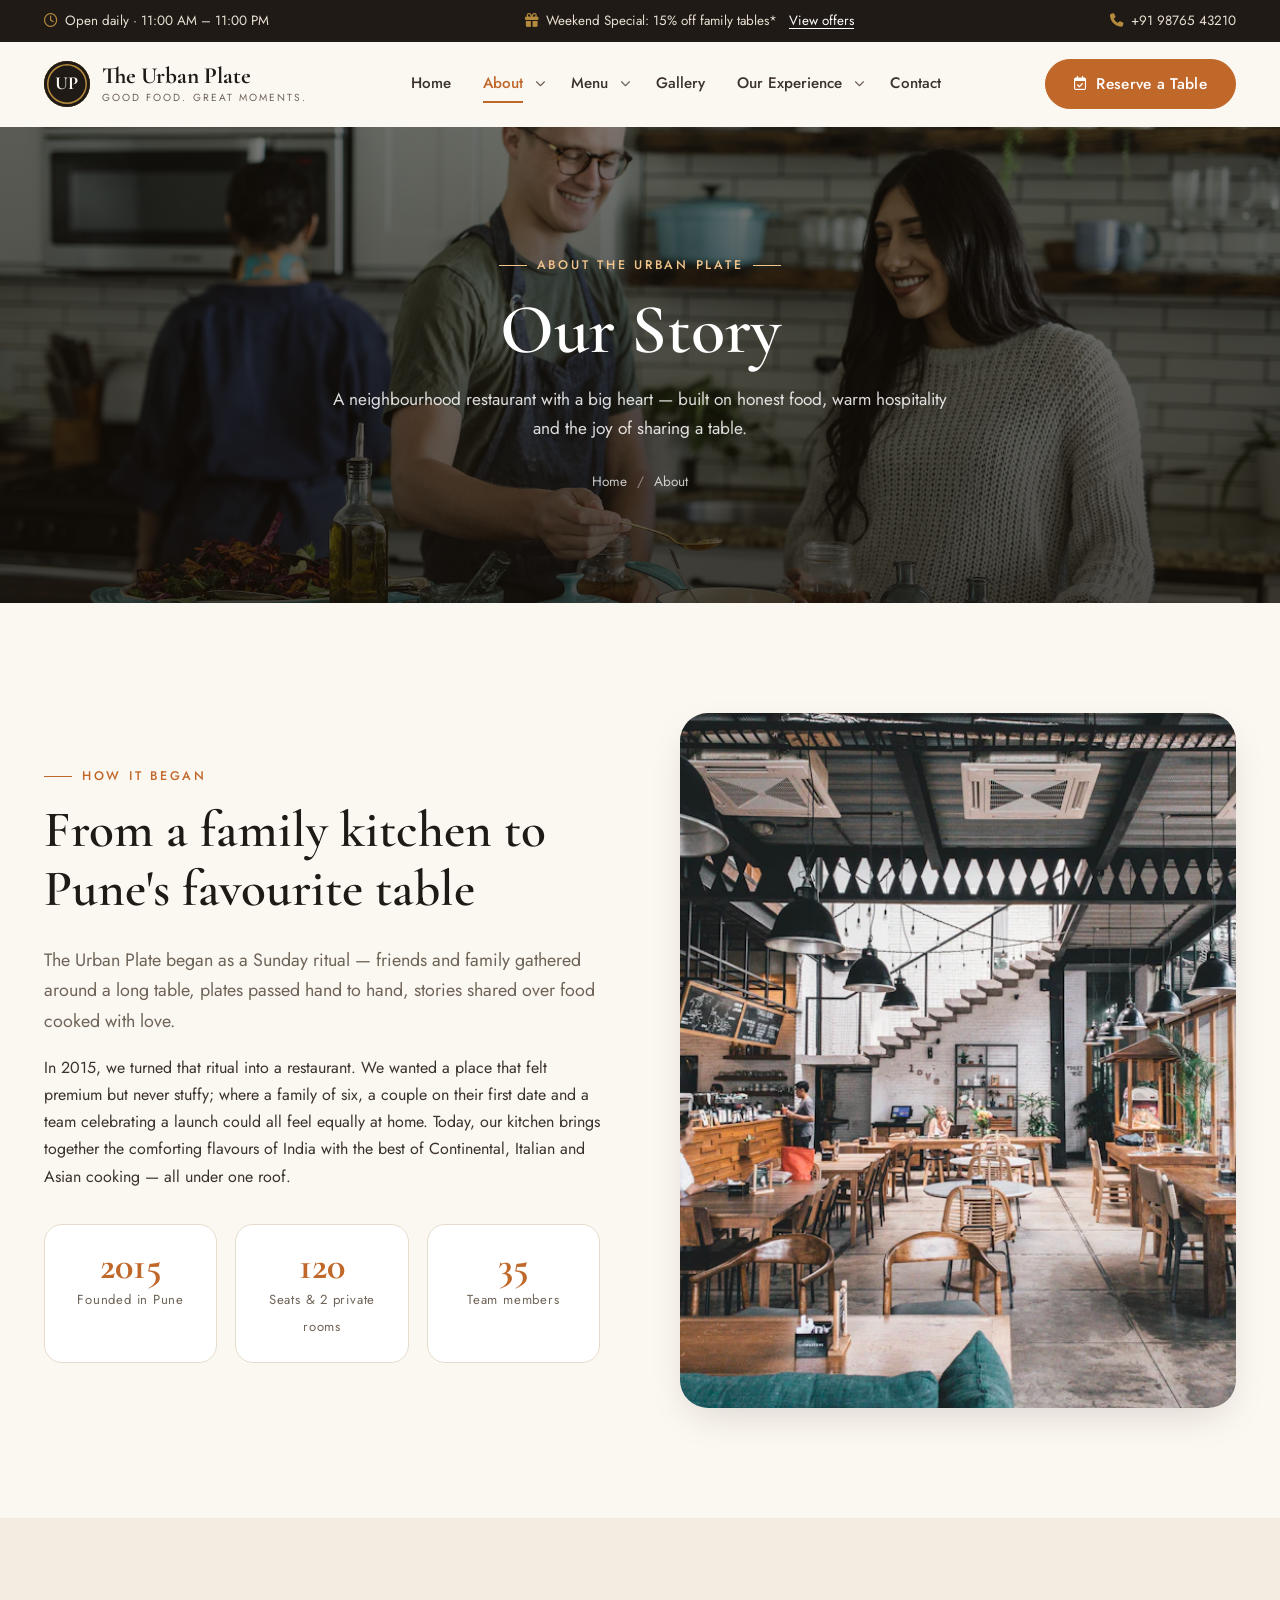
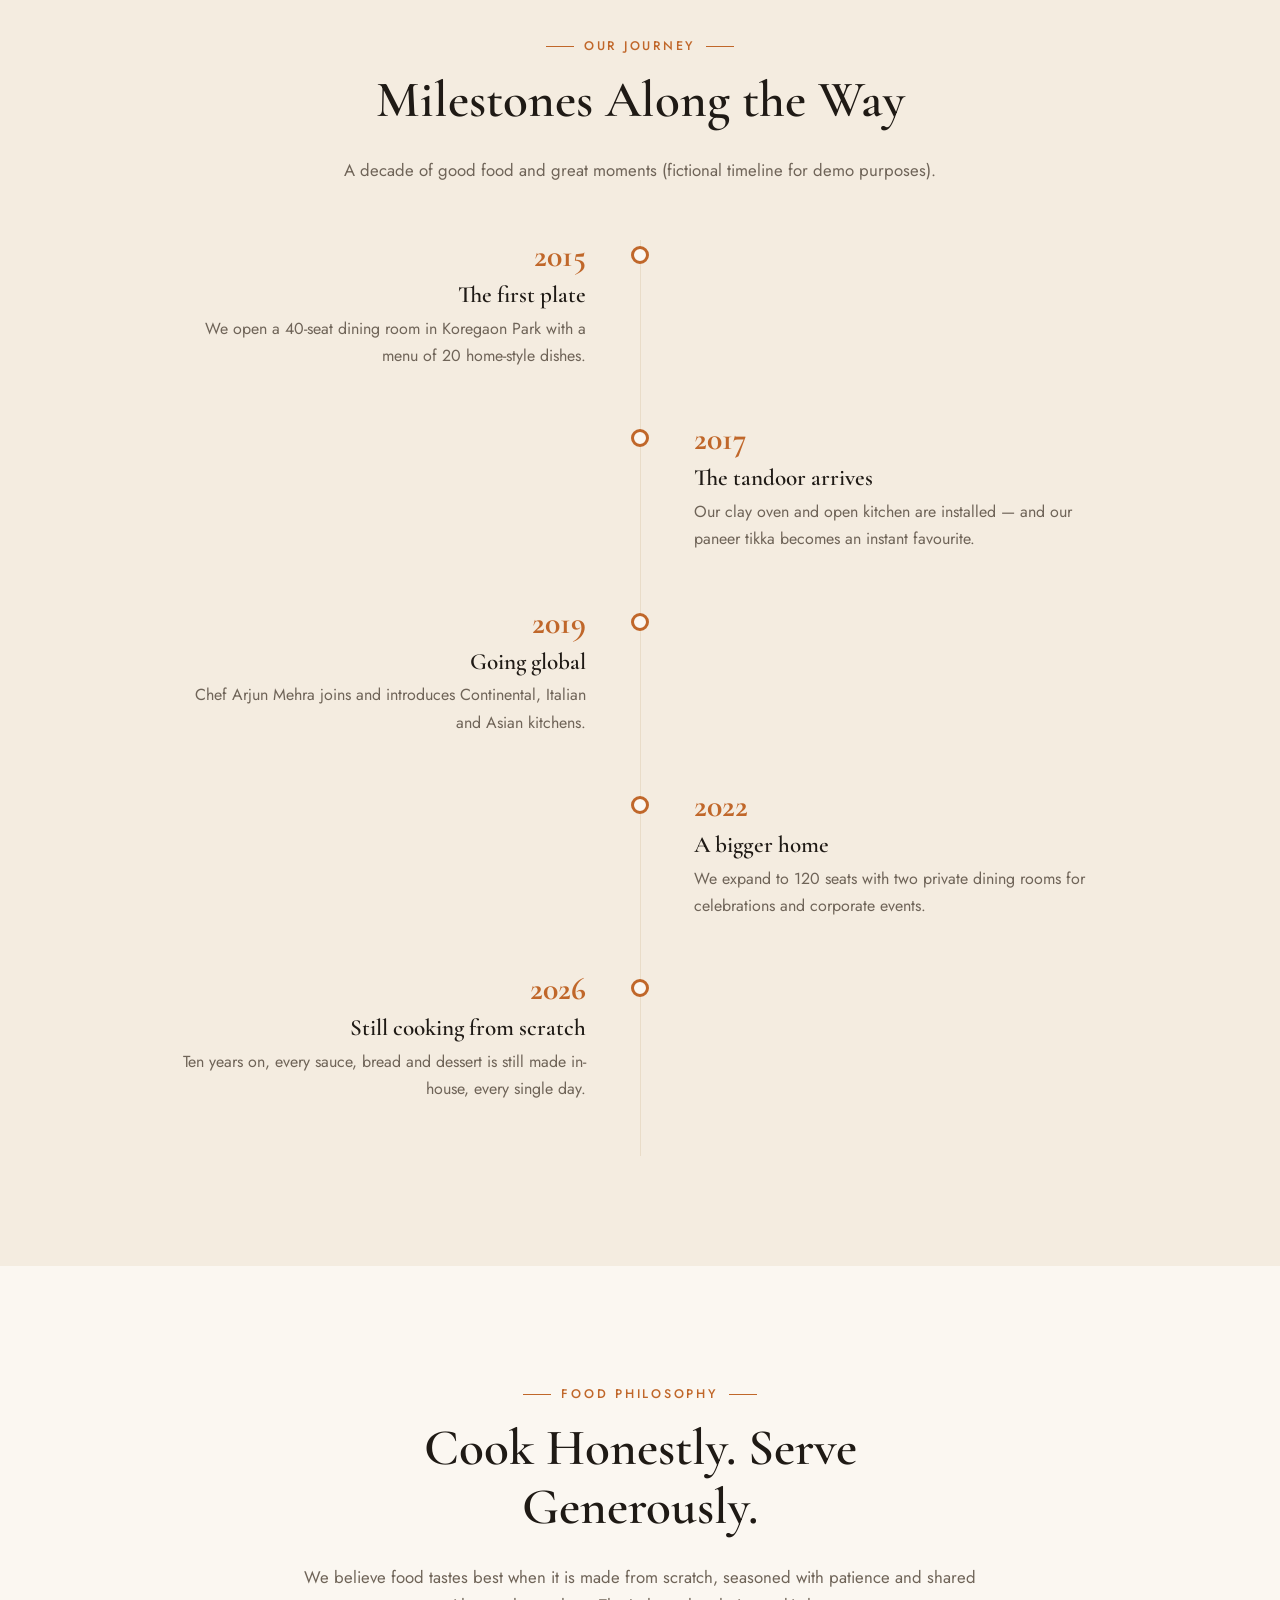
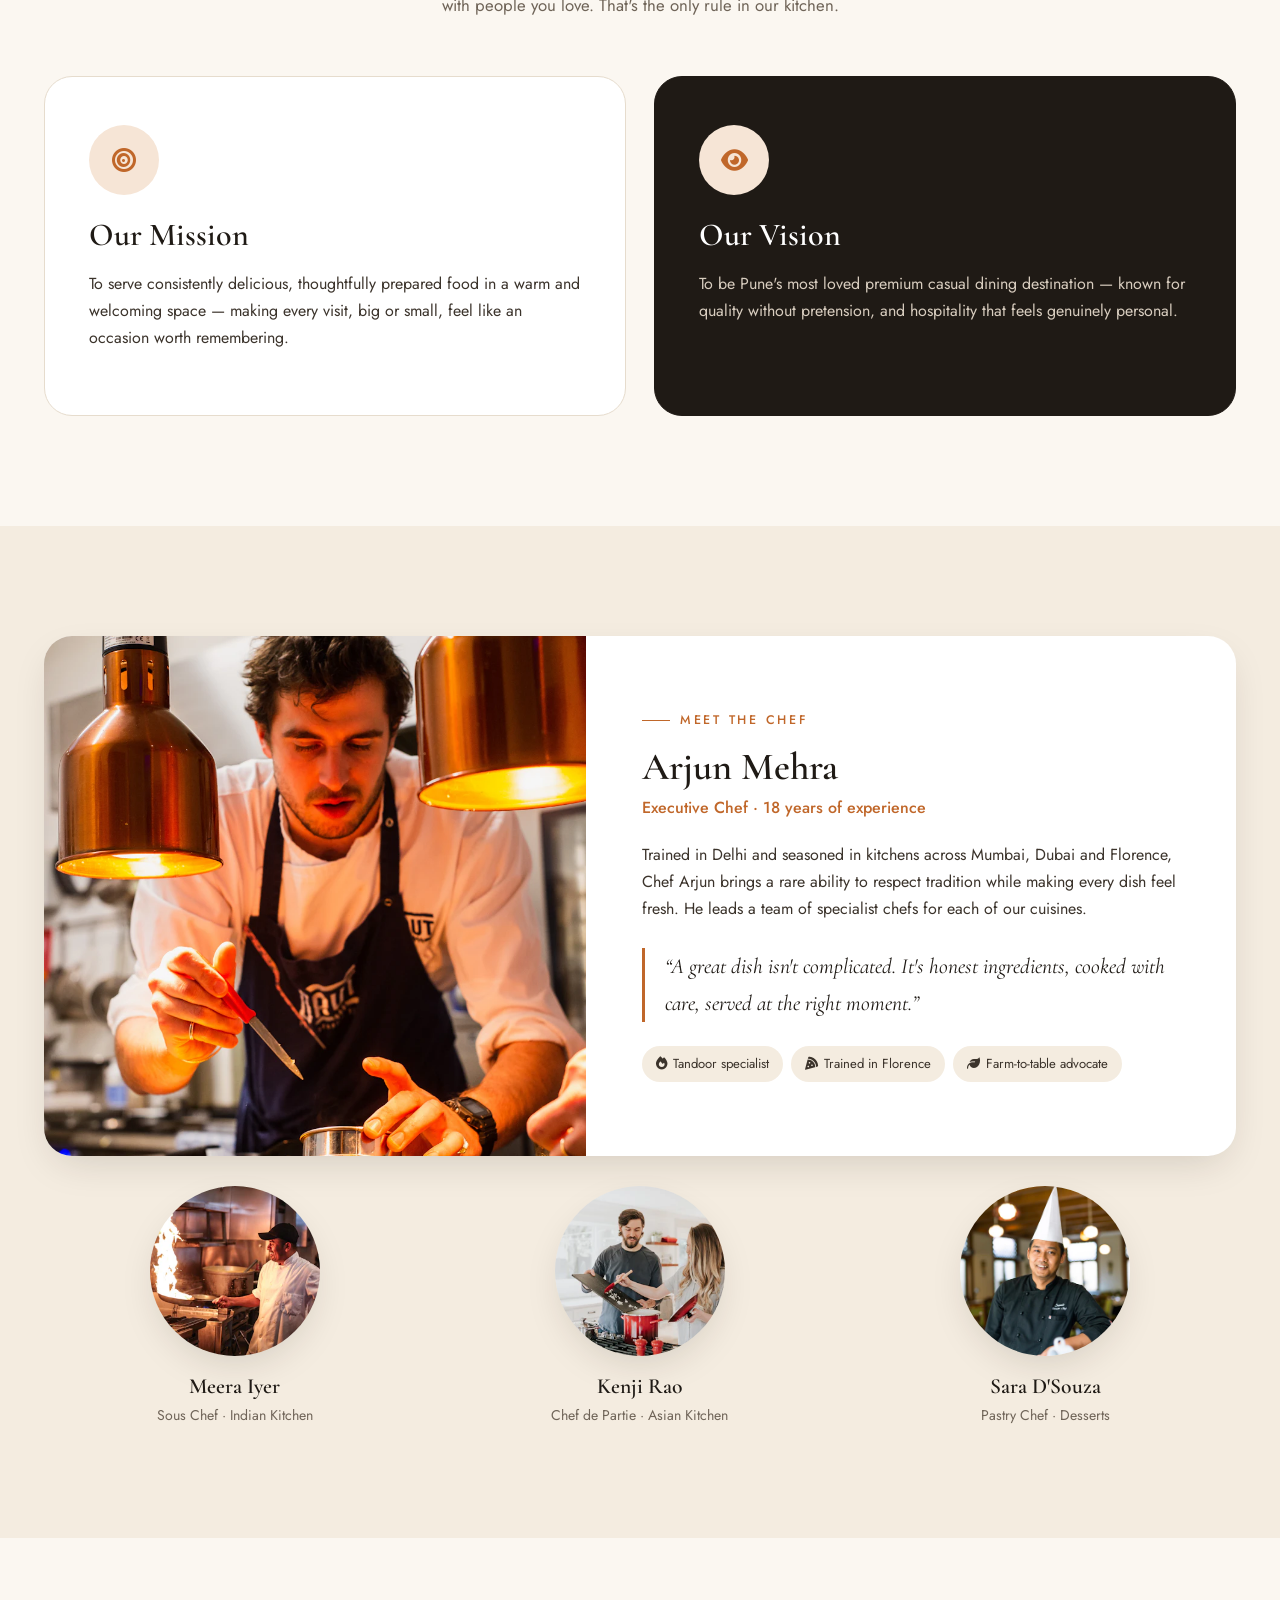
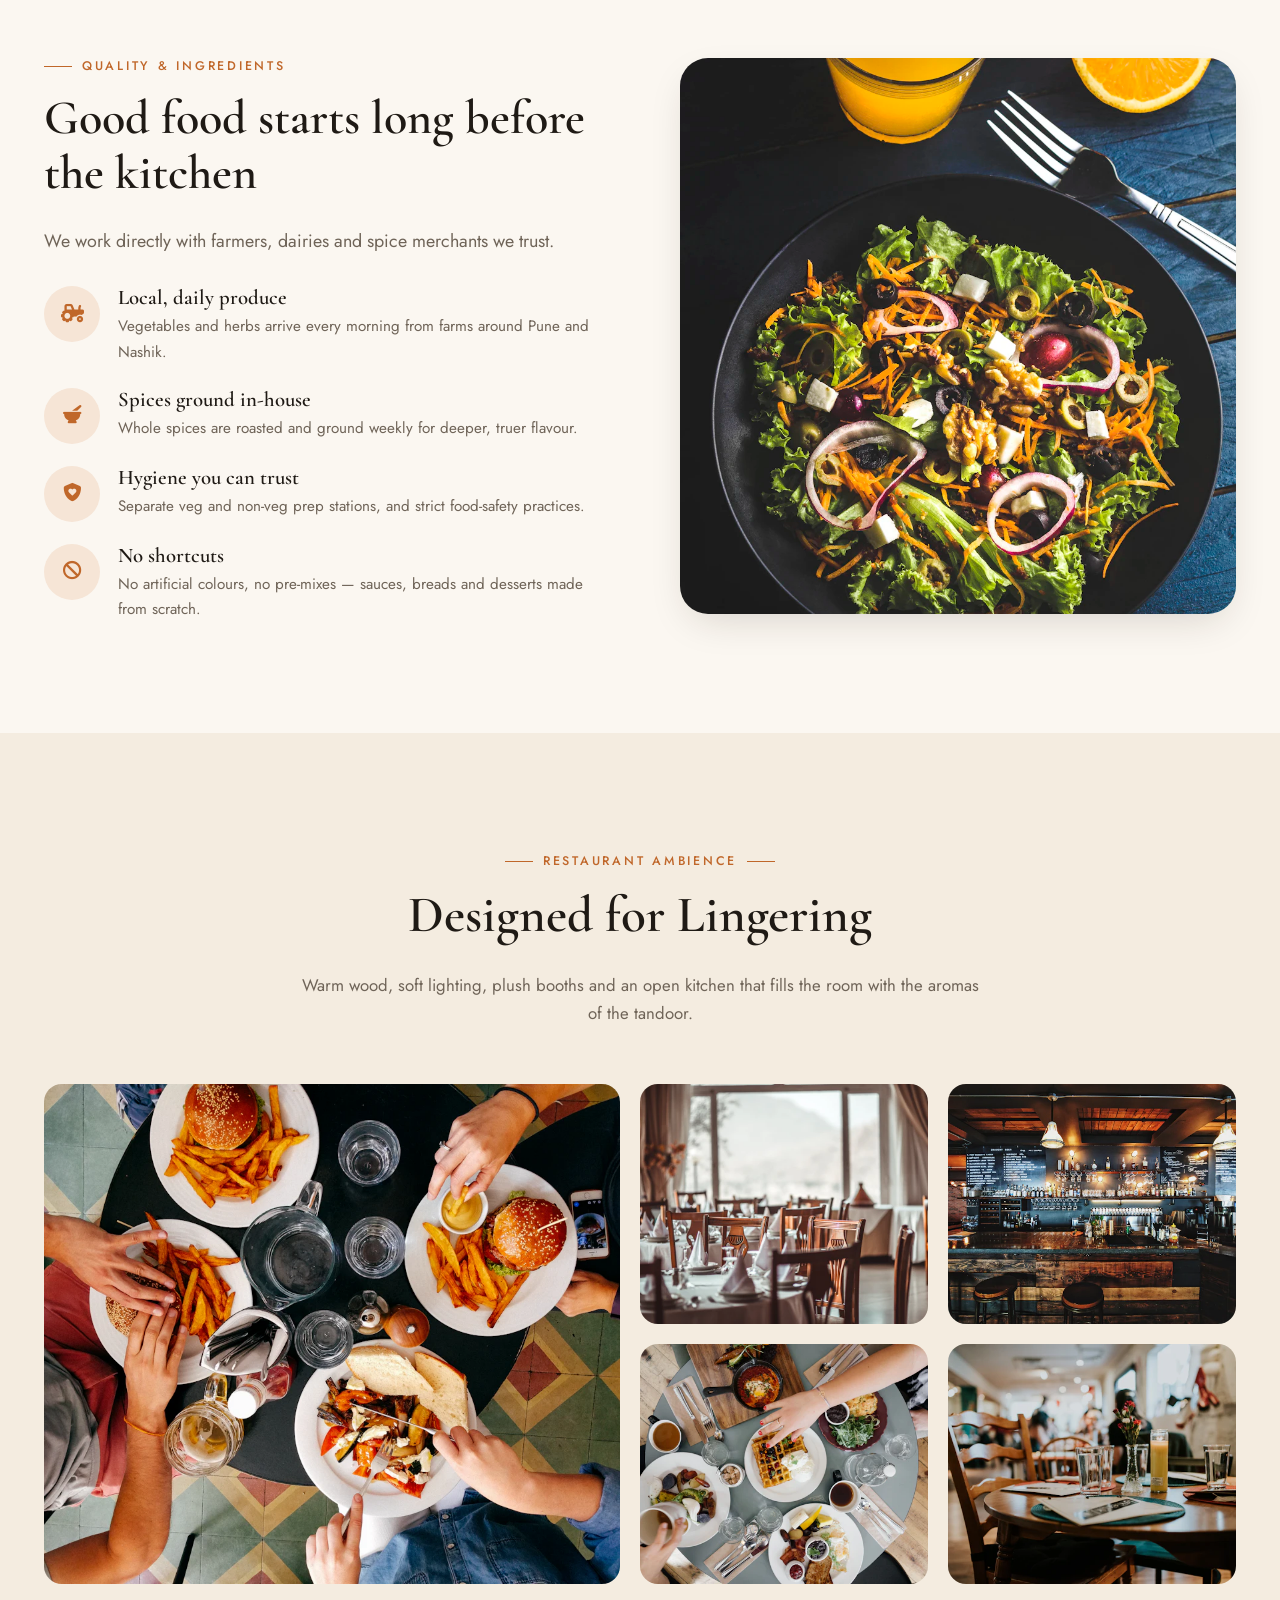
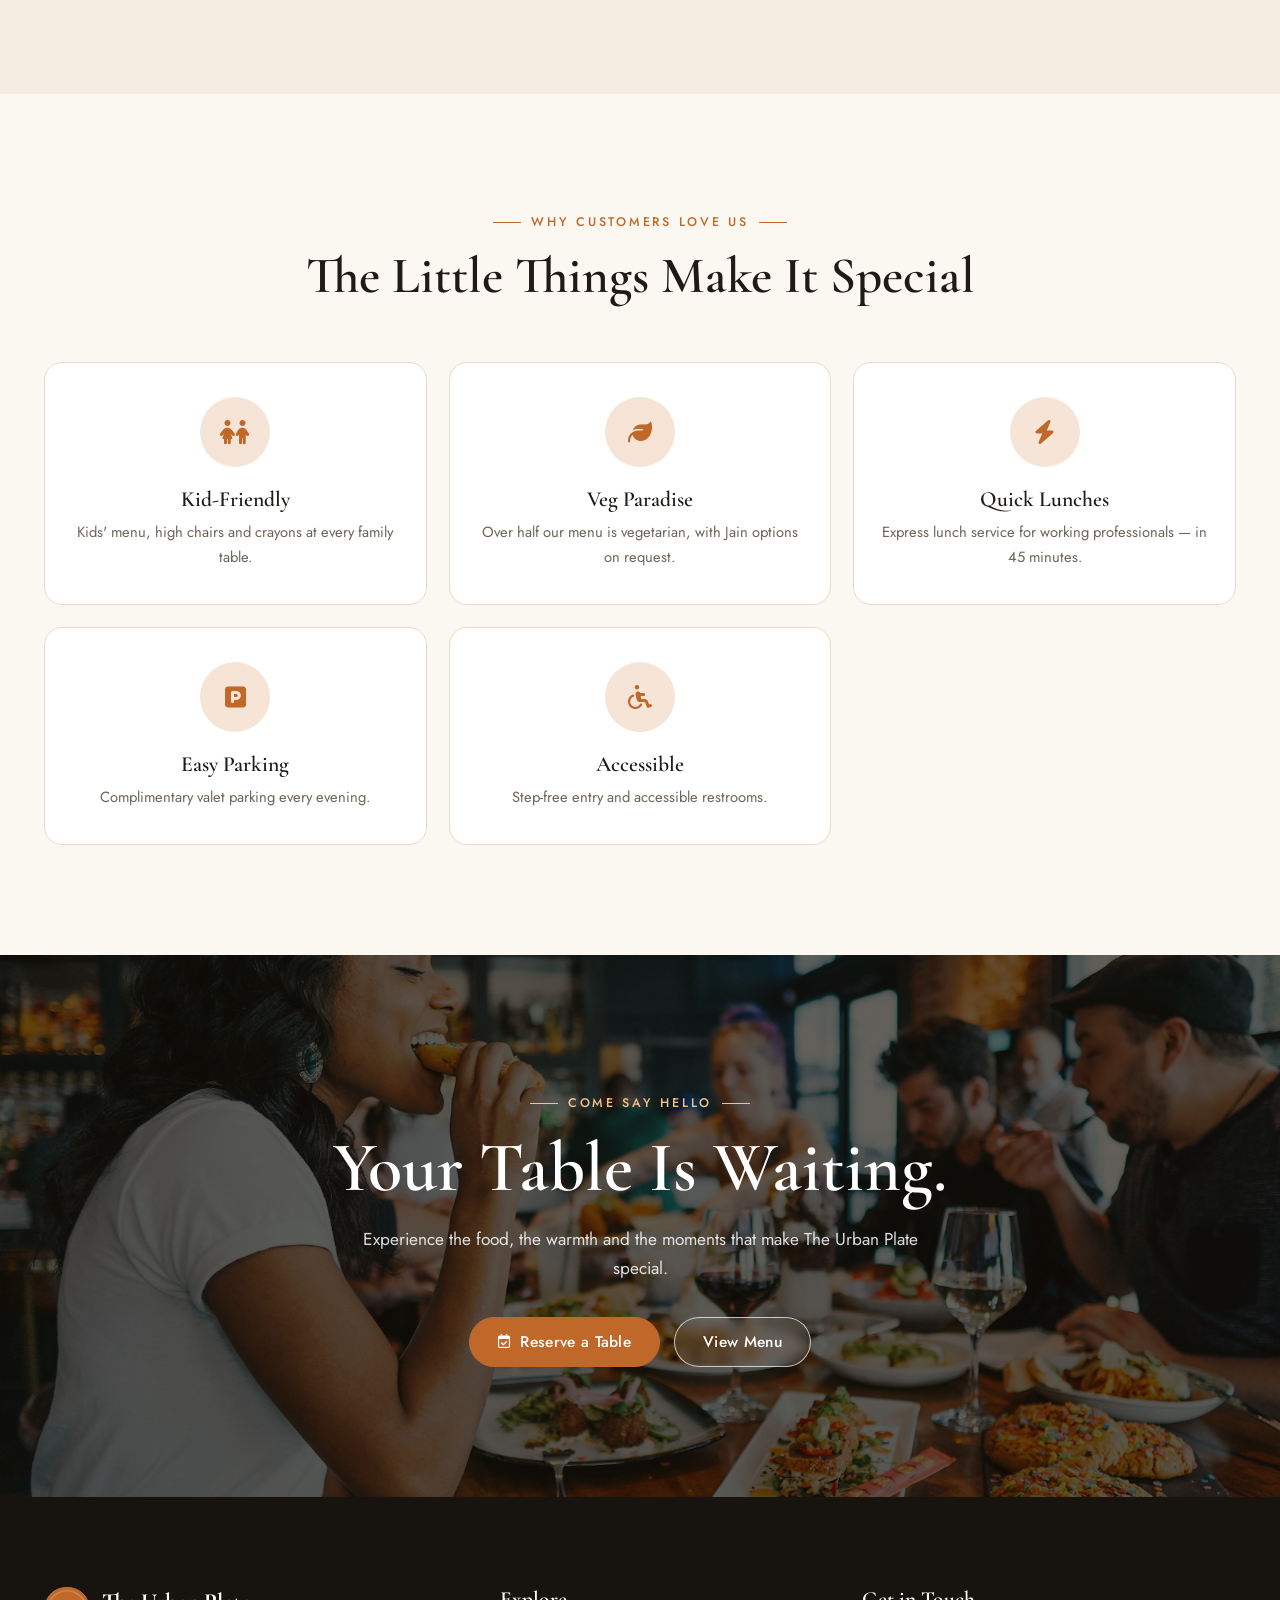
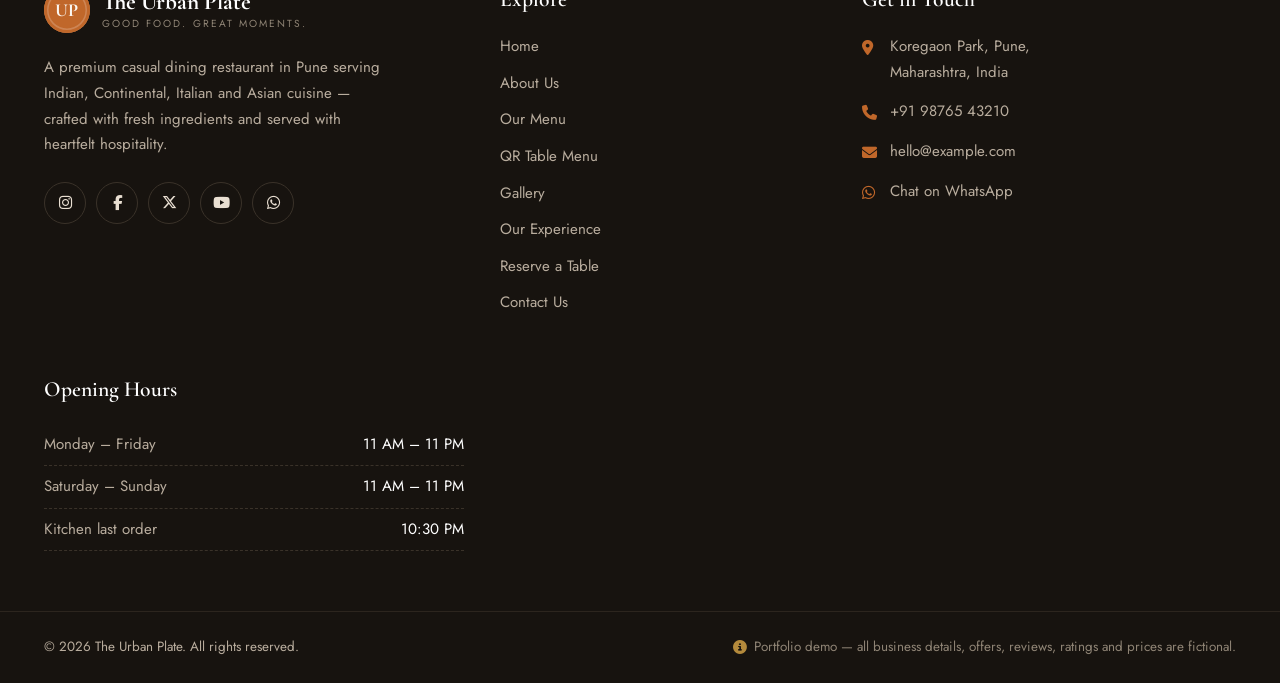
<file: about.html>
<!DOCTYPE html>
<html lang="en">
<head>
  <meta charset="UTF-8">
  <meta name="viewport" content="width=device-width, initial-scale=1">
  <title>About Us | Our Story, Chef &amp; Philosophy — The Urban Plate, Pune</title>
  <meta name="description" content="Discover the story behind The Urban Plate — our journey, food philosophy, mission, executive chef and commitment to fresh, quality ingredients in Pune.">
  <meta name="theme-color" content="#1f1a15">
  <meta name="robots" content="index, follow">
  <meta property="og:type" content="website">
  <meta property="og:site_name" content="The Urban Plate">
  <meta property="og:image" content="https://ramrestaurant-demo.pages.dev/assets/images/hero/a-beautifully-plated-spread-of-1200.webp">
  <link rel="canonical" href="https://ramrestaurant-demo.pages.dev/about">
  <link rel="icon" href="assets/icons/favicon.svg" type="image/svg+xml">
  <link rel="apple-touch-icon" href="assets/icons/favicon.svg">
  <link rel="preconnect" href="https://fonts.googleapis.com">
  <link rel="preconnect" href="https://fonts.gstatic.com" crossorigin>
  <link rel="stylesheet" href="https://fonts.googleapis.com/css2?family=Cormorant+Garamond:ital,wght@0,500;0,600;0,700;1,500;1,600&amp;family=Jost:wght@300;400;500;600&amp;display=swap">
  <link rel="stylesheet" href="https://cdnjs.cloudflare.com/ajax/libs/font-awesome/6.5.1/css/all.min.css" referrerpolicy="no-referrer">
  <link rel="stylesheet" href="css/style.css">
  <link rel="stylesheet" href="css/animations.css">
  <link rel="stylesheet" href="css/responsive.css">
</head>
<body data-page="about">
  <a class="skip-link" href="#main">Skip to main content</a>

  <!-- Announcement bar -->
  <div class="announce" role="region" aria-label="Announcements">
    <div class="container announce-inner">
      <p><i class="fa-regular fa-clock" aria-hidden="true"></i> Open daily · 11:00 AM – 11:00 PM</p>
      <p class="announce-offer"><i class="fa-solid fa-gift" aria-hidden="true"></i> Weekend Special: 15% off family tables* <a href="index.html#offers">View offers</a></p>
      <a href="tel:+919876543210"><i class="fa-solid fa-phone" aria-hidden="true"></i> +91 98765 43210</a>
    </div>
  </div>

  <!-- Header / navigation -->
  <header class="site-header" id="siteHeader">
    <div class="container nav-wrap">
      <a href="index.html" class="logo" aria-label="The Urban Plate — home">
        <span class="logo-mark" aria-hidden="true">UP</span>
        <span class="logo-text">The Urban Plate<small>Good Food. Great Moments.</small></span>
      </a>

      <nav class="main-nav" id="mainNav" aria-label="Primary">
        <ul class="nav-list">
          <li><a href="index.html" data-page="home">Home</a></li>
          <li class="has-dropdown">
            <a href="about.html" data-page="about">About</a>
            <button class="dd-toggle" type="button" aria-expanded="false" aria-label="Show About submenu"><i class="fa-solid fa-chevron-down" aria-hidden="true"></i></button>
            <ul class="dropdown">
              <li><a href="about.html#story"><i class="fa-solid fa-book-open" aria-hidden="true"></i> Our Story</a></li>
              <li><a href="about.html#journey"><i class="fa-solid fa-route" aria-hidden="true"></i> Our Journey</a></li>
              <li><a href="about.html#chef"><i class="fa-solid fa-user-tie" aria-hidden="true"></i> Meet the Chef</a></li>
              <li><a href="about.html#ingredients"><i class="fa-solid fa-leaf" aria-hidden="true"></i> Quality &amp; Ingredients</a></li>
            </ul>
          </li>
          <li class="has-dropdown">
            <a href="menu.html" data-page="menu">Menu</a>
            <button class="dd-toggle" type="button" aria-expanded="false" aria-label="Show Menu submenu"><i class="fa-solid fa-chevron-down" aria-hidden="true"></i></button>
            <ul class="dropdown">
              <li><a href="menu.html?popular=1"><i class="fa-solid fa-star" aria-hidden="true"></i> Popular Dishes</a></li>
              <li><a href="menu.html?cat=starters"><i class="fa-solid fa-fire-burner" aria-hidden="true"></i> Starters</a></li>
              <li><a href="menu.html?cat=indian"><i class="fa-solid fa-pepper-hot" aria-hidden="true"></i> Indian</a></li>
              <li><a href="menu.html?cat=italian"><i class="fa-solid fa-pizza-slice" aria-hidden="true"></i> Italian</a></li>
              <li><a href="menu.html?cat=asian"><i class="fa-solid fa-bowl-rice" aria-hidden="true"></i> Asian</a></li>
              <li><a href="menu.html?cat=desserts"><i class="fa-solid fa-ice-cream" aria-hidden="true"></i> Desserts</a></li>
              <li><a href="menu.html?cat=beverages"><i class="fa-solid fa-martini-glass-citrus" aria-hidden="true"></i> Beverages</a></li>
              <li><a href="qr-menu.html"><i class="fa-solid fa-qrcode" aria-hidden="true"></i> QR Table Menu</a></li>
            </ul>
          </li>
          <li><a href="gallery.html" data-page="gallery">Gallery</a></li>
          <li class="has-dropdown">
            <a href="experience.html" data-page="experience">Our Experience</a>
            <button class="dd-toggle" type="button" aria-expanded="false" aria-label="Show Our Experience submenu"><i class="fa-solid fa-chevron-down" aria-hidden="true"></i></button>
            <ul class="dropdown">
              <li><a href="experience.html#family"><i class="fa-solid fa-people-roof" aria-hidden="true"></i> Family Dining</a></li>
              <li><a href="experience.html#romantic"><i class="fa-solid fa-heart" aria-hidden="true"></i> Romantic Dinners</a></li>
              <li><a href="experience.html#birthdays"><i class="fa-solid fa-cake-candles" aria-hidden="true"></i> Birthdays</a></li>
              <li><a href="experience.html#corporate"><i class="fa-solid fa-briefcase" aria-hidden="true"></i> Corporate Dining</a></li>
              <li><a href="experience.html#private"><i class="fa-solid fa-champagne-glasses" aria-hidden="true"></i> Private Events</a></li>
            </ul>
          </li>
          <li><a href="contact.html" data-page="contact">Contact</a></li>
        </ul>
        <div class="mobile-nav-extra">
          <a href="reservation.html" class="btn"><i class="fa-regular fa-calendar-check" aria-hidden="true"></i> Reserve a Table</a>
          <a href="tel:+919876543210" class="btn btn-outline"><i class="fa-solid fa-phone" aria-hidden="true"></i> Call +91 98765 43210</a>
          <p>Open daily · 11:00 AM – 11:00 PM</p>
        </div>
      </nav>

      <div class="nav-cta">
        <a href="tel:+919876543210" class="nav-phone" aria-label="Call The Urban Plate"><i class="fa-solid fa-phone" aria-hidden="true"></i></a>
        <a href="reservation.html" class="btn btn-reserve-desktop" data-page-cta="reservation"><i class="fa-regular fa-calendar-check" aria-hidden="true"></i> Reserve a Table</a>
        <button class="hamburger" id="hamburger" type="button" aria-label="Open menu" aria-expanded="false" aria-controls="mainNav"><span></span><span></span><span></span></button>
      </div>
    </div>
  </header>
  <div class="nav-backdrop" aria-hidden="true"></div>


<main id="main">
  <section class="page-hero">
    <img class="page-hero-bg" src="assets/images/hero/inside-our-open-kitchen-1800.webp" alt="" width="1800" height="900">
    <div class="container">
      <span class="eyebrow center">About The Urban Plate</span>
      <h1>Our Story</h1>
      <p>A neighbourhood restaurant with a big heart — built on honest food, warm hospitality and the joy of sharing a table.</p>
      <ol class="breadcrumb" aria-label="Breadcrumb"><li><a href="index.html">Home</a></li><li aria-current="page">About</li></ol>
    </div>
  </section>

  <!-- Story -->
  <section class="section" id="story">
    <div class="container split">
      <div data-reveal="left">
        <span class="eyebrow">How It Began</span>
        <h2 style="font-size:clamp(2.1rem,4vw,3.2rem)">From a family kitchen to Pune's favourite table</h2>
        <p class="lead">The Urban Plate began as a Sunday ritual — friends and family gathered around a long table, plates passed hand to hand, stories shared over food cooked with love.</p>
        <p>In 2015, we turned that ritual into a restaurant. We wanted a place that felt premium but never stuffy; where a family of six, a couple on their first date and a team celebrating a launch could all feel equally at home. Today, our kitchen brings together the comforting flavours of India with the best of Continental, Italian and Asian cooking — all under one roof.</p>
        <div class="story-stats">
          <div class="stat"><strong>2015</strong><span>Founded in Pune</span></div>
          <div class="stat"><strong>120</strong><span>Seats &amp; 2 private rooms</span></div>
          <div class="stat"><strong>35</strong><span>Team members</span></div>
        </div>
      </div>
      <div data-reveal="right">
        <div class="img-frame" style="aspect-ratio:4/5">
          <img src="assets/images/interior/inviting-restaurant-interior-with-warm-900.webp" alt="Inviting restaurant interior with warm lighting" loading="lazy" width="900" height="1125">
        </div>
      </div>
    </div>
  </section>

  <!-- Journey -->
  <section class="section alt" id="journey">
    <div class="container">
      <div class="section-head" data-reveal>
        <span class="eyebrow center">Our Journey</span>
        <h2>Milestones Along the Way</h2>
        <p>A decade of good food and great moments (fictional timeline for demo purposes).</p>
      </div>
      <div class="timeline">
        <div class="tl-item" data-reveal><span class="tl-year">2015</span><h3>The first plate</h3><p>We open a 40-seat dining room in Koregaon Park with a menu of 20 home-style dishes.</p></div>
        <div class="tl-item" data-reveal><span class="tl-year">2017</span><h3>The tandoor arrives</h3><p>Our clay oven and open kitchen are installed — and our paneer tikka becomes an instant favourite.</p></div>
        <div class="tl-item" data-reveal><span class="tl-year">2019</span><h3>Going global</h3><p>Chef Arjun Mehra joins and introduces Continental, Italian and Asian kitchens.</p></div>
        <div class="tl-item" data-reveal><span class="tl-year">2022</span><h3>A bigger home</h3><p>We expand to 120 seats with two private dining rooms for celebrations and corporate events.</p></div>
        <div class="tl-item" data-reveal><span class="tl-year">2026</span><h3>Still cooking from scratch</h3><p>Ten years on, every sauce, bread and dessert is still made in-house, every single day.</p></div>
      </div>
    </div>
  </section>

  <!-- Philosophy + Mission/Vision -->
  <section class="section" id="philosophy">
    <div class="container">
      <div class="section-head" data-reveal>
        <span class="eyebrow center">Food Philosophy</span>
        <h2>Cook Honestly. Serve Generously.</h2>
        <p>We believe food tastes best when it is made from scratch, seasoned with patience and shared with people you love. That's the only rule in our kitchen.</p>
      </div>
      <div class="mv-grid">
        <div class="mv-card" data-reveal="left">
          <div class="feature-icon"><i class="fa-solid fa-bullseye" aria-hidden="true"></i></div>
          <h3>Our Mission</h3>
          <p>To serve consistently delicious, thoughtfully prepared food in a warm and welcoming space — making every visit, big or small, feel like an occasion worth remembering.</p>
        </div>
        <div class="mv-card dark" data-reveal="right">
          <div class="feature-icon"><i class="fa-solid fa-eye" aria-hidden="true"></i></div>
          <h3>Our Vision</h3>
          <p>To be Pune's most loved premium casual dining destination — known for quality without pretension, and hospitality that feels genuinely personal.</p>
        </div>
      </div>
    </div>
  </section>

  <!-- Chef -->
  <section class="section alt" id="chef">
    <div class="container">
      <div class="chef-card" data-reveal="zoom">
        <div class="chef-img">
          <img src="assets/images/food/executive-chef-arjun-mehra-in-900.webp" alt="Executive Chef Arjun Mehra in the kitchen" loading="lazy" width="900" height="1100">
        </div>
        <div class="chef-body">
          <span class="eyebrow">Meet the Chef</span>
          <h3>Arjun Mehra</h3>
          <span class="chef-role">Executive Chef · 18 years of experience</span>
          <p>Trained in Delhi and seasoned in kitchens across Mumbai, Dubai and Florence, Chef Arjun brings a rare ability to respect tradition while making every dish feel fresh. He leads a team of specialist chefs for each of our cuisines.</p>
          <p class="chef-quote">“A great dish isn't complicated. It's honest ingredients, cooked with care, served at the right moment.”</p>
          <div class="chef-tags">
            <span class="chip"><i class="fa-solid fa-fire" aria-hidden="true"></i> Tandoor specialist</span>
            <span class="chip"><i class="fa-solid fa-pizza-slice" aria-hidden="true"></i> Trained in Florence</span>
            <span class="chip"><i class="fa-solid fa-leaf" aria-hidden="true"></i> Farm-to-table advocate</span>
          </div>
        </div>
      </div>
      <div class="team-grid" data-stagger>
        <div class="team-member" data-reveal>
          <div class="img-frame"><img src="assets/images/food/sous-chef-plating-food-400.webp" alt="Sous chef plating food" loading="lazy" width="400" height="400"></div>
          <h4>Meera Iyer</h4><span>Sous Chef · Indian Kitchen</span>
        </div>
        <div class="team-member" data-reveal>
          <div class="img-frame"><img src="assets/images/food/chef-preparing-fresh-ingredients-400.webp" alt="Chef preparing fresh ingredients" loading="lazy" width="400" height="400"></div>
          <h4>Kenji Rao</h4><span>Chef de Partie · Asian Kitchen</span>
        </div>
        <div class="team-member" data-reveal>
          <div class="img-frame"><img src="assets/images/food/pastry-chef-decorating-a-dessert-400.webp" alt="Pastry chef decorating a dessert" loading="lazy" width="400" height="400"></div>
          <h4>Sara D'Souza</h4><span>Pastry Chef · Desserts</span>
        </div>
      </div>
    </div>
  </section>

  <!-- Ingredients -->
  <section class="section" id="ingredients">
    <div class="container split reverse">
      <div data-reveal="right">
        <div class="img-frame" style="aspect-ratio:1">
          <img src="assets/images/food/garden-mezze-bowl-900.webp" alt="Fresh, colourful ingredients in a bowl" loading="lazy" width="900" height="900">
        </div>
      </div>
      <div data-reveal="left">
        <span class="eyebrow">Quality &amp; Ingredients</span>
        <h2 style="font-size:clamp(2.1rem,4vw,3rem)">Good food starts long before the kitchen</h2>
        <p class="lead">We work directly with farmers, dairies and spice merchants we trust.</p>
        <div class="ingredient-list">
          <div class="ingredient"><div class="feature-icon"><i class="fa-solid fa-tractor" aria-hidden="true"></i></div><div><h4>Local, daily produce</h4><p>Vegetables and herbs arrive every morning from farms around Pune and Nashik.</p></div></div>
          <div class="ingredient"><div class="feature-icon"><i class="fa-solid fa-mortar-pestle" aria-hidden="true"></i></div><div><h4>Spices ground in-house</h4><p>Whole spices are roasted and ground weekly for deeper, truer flavour.</p></div></div>
          <div class="ingredient"><div class="feature-icon"><i class="fa-solid fa-shield-heart" aria-hidden="true"></i></div><div><h4>Hygiene you can trust</h4><p>Separate veg and non-veg prep stations, and strict food-safety practices.</p></div></div>
          <div class="ingredient"><div class="feature-icon"><i class="fa-solid fa-ban" aria-hidden="true"></i></div><div><h4>No shortcuts</h4><p>No artificial colours, no pre-mixes — sauces, breads and desserts made from scratch.</p></div></div>
        </div>
      </div>
    </div>
  </section>

  <!-- Ambience -->
  <section class="section alt" id="ambience">
    <div class="container">
      <div class="section-head" data-reveal>
        <span class="eyebrow center">Restaurant Ambience</span>
        <h2>Designed for Lingering</h2>
        <p>Warm wood, soft lighting, plush booths and an open kitchen that fills the room with the aromas of the tandoor.</p>
      </div>
      <div class="ambience-grid" data-reveal>
        <div class="img-frame"><img src="assets/images/interior/main-dining-hall-with-warm-1000.webp" alt="Main dining hall with warm lighting" loading="lazy" width="1000" height="700"></div>
        <div class="img-frame"><img src="assets/images/interior/cosy-restaurant-seating-600.webp" alt="Cosy restaurant seating" loading="lazy" width="600" height="400"></div>
        <div class="img-frame"><img src="assets/images/interior/bar-counter-with-ambient-lights-600.webp" alt="Bar counter with ambient lights" loading="lazy" width="600" height="400"></div>
        <div class="img-frame"><img src="assets/images/interior/table-set-with-glassware-600.webp" alt="Table set with glassware" loading="lazy" width="600" height="400"></div>
        <div class="img-frame"><img src="assets/images/interior/restaurant-interior-seating-area-600.webp" alt="Restaurant interior seating area" loading="lazy" width="600" height="400"></div>
      </div>
    </div>
  </section>

  <!-- Why customers love us -->
  <section class="section" id="love">
    <div class="container">
      <div class="section-head" data-reveal>
        <span class="eyebrow center">Why Customers Love Us</span>
        <h2>The Little Things Make It Special</h2>
      </div>
      <div class="feature-grid" data-stagger>
        <div class="feature" data-reveal><div class="feature-icon"><i class="fa-solid fa-children" aria-hidden="true"></i></div><h3>Kid-Friendly</h3><p>Kids' menu, high chairs and crayons at every family table.</p></div>
        <div class="feature" data-reveal><div class="feature-icon"><i class="fa-solid fa-leaf" aria-hidden="true"></i></div><h3>Veg Paradise</h3><p>Over half our menu is vegetarian, with Jain options on request.</p></div>
        <div class="feature" data-reveal><div class="feature-icon"><i class="fa-solid fa-bolt" aria-hidden="true"></i></div><h3>Quick Lunches</h3><p>Express lunch service for working professionals — in 45 minutes.</p></div>
        <div class="feature" data-reveal><div class="feature-icon"><i class="fa-solid fa-square-parking" aria-hidden="true"></i></div><h3>Easy Parking</h3><p>Complimentary valet parking every evening.</p></div>
        <div class="feature" data-reveal><div class="feature-icon"><i class="fa-solid fa-wheelchair" aria-hidden="true"></i></div><h3>Accessible</h3><p>Step-free entry and accessible restrooms.</p></div>
      </div>
    </div>
  </section>

  <section class="cta-band" aria-labelledby="cta-title">
    <img class="cta-bg" src="assets/images/hero/restaurant-dining-room-ready-for-1800.webp" alt="" loading="lazy" width="1800" height="1000">
    <div class="container" data-reveal>
      <span class="eyebrow center">Come Say Hello</span>
      <h2 id="cta-title">Your Table Is Waiting.</h2>
      <p>Experience the food, the warmth and the moments that make The Urban Plate special.</p>
      <div class="cta-actions">
        <a href="reservation.html" class="btn"><i class="fa-regular fa-calendar-check" aria-hidden="true"></i> Reserve a Table</a>
        <a href="menu.html" class="btn btn-ghost-light">View Menu</a>
      </div>
    </div>
  </section>
</main>

  <!-- Footer -->
  <footer class="site-footer">
    <div class="container footer-grid">
      <div>
        <a href="index.html" class="logo" aria-label="The Urban Plate — home">
          <span class="logo-mark" aria-hidden="true">UP</span>
          <span class="logo-text">The Urban Plate<small>Good Food. Great Moments.</small></span>
        </a>
        <p class="footer-about">A premium casual dining restaurant in Pune serving Indian, Continental, Italian and Asian cuisine — crafted with fresh ingredients and served with heartfelt hospitality.</p>
        <div class="socials" aria-label="Social media">
          <a href="https://www.instagram.com/" target="_blank" rel="noopener" aria-label="Instagram (opens in new tab)"><i class="fa-brands fa-instagram" aria-hidden="true"></i></a>
          <a href="https://www.facebook.com/" target="_blank" rel="noopener" aria-label="Facebook (opens in new tab)"><i class="fa-brands fa-facebook-f" aria-hidden="true"></i></a>
          <a href="https://x.com/" target="_blank" rel="noopener" aria-label="X (opens in new tab)"><i class="fa-brands fa-x-twitter" aria-hidden="true"></i></a>
          <a href="https://www.youtube.com/" target="_blank" rel="noopener" aria-label="YouTube (opens in new tab)"><i class="fa-brands fa-youtube" aria-hidden="true"></i></a>
          <a href="https://wa.me/919876543210" target="_blank" rel="noopener" aria-label="WhatsApp (opens in new tab)"><i class="fa-brands fa-whatsapp" aria-hidden="true"></i></a>
        </div>
      </div>
      <div>
        <h4>Explore</h4>
        <ul class="footer-links">
          <li><a href="index.html">Home</a></li>
          <li><a href="about.html">About Us</a></li>
          <li><a href="menu.html">Our Menu</a></li>
          <li><a href="qr-menu.html">QR Table Menu</a></li>
          <li><a href="gallery.html">Gallery</a></li>
          <li><a href="experience.html">Our Experience</a></li>
          <li><a href="reservation.html">Reserve a Table</a></li>
          <li><a href="contact.html">Contact Us</a></li>
        </ul>
      </div>
      <div>
        <h4>Get in Touch</h4>
        <ul class="footer-contact">
          <li><i class="fa-solid fa-location-dot" aria-hidden="true"></i><span>Koregaon Park, Pune,<br>Maharashtra, India</span></li>
          <li><i class="fa-solid fa-phone" aria-hidden="true"></i><a href="tel:+919876543210">+91 98765 43210</a></li>
          <li><i class="fa-solid fa-envelope" aria-hidden="true"></i><a href="mailto:hello@example.com">hello@example.com</a></li>
          <li><i class="fa-brands fa-whatsapp" aria-hidden="true"></i><a href="https://wa.me/919876543210" target="_blank" rel="noopener">Chat on WhatsApp</a></li>
        </ul>
      </div>
      <div>
        <h4>Opening Hours</h4>
        <ul class="footer-hours">
          <li><span>Monday – Friday</span><span>11 AM – 11 PM</span></li>
          <li><span>Saturday – Sunday</span><span>11 AM – 11 PM</span></li>
          <li><span>Kitchen last order</span><span>10:30 PM</span></li>
        </ul>
      </div>
    </div>
    <div class="footer-bottom">
      <div class="container">
        <span>&copy; <span data-year>2026</span> The Urban Plate. All rights reserved.</span>
        <span class="demo-note"><i class="fa-solid fa-circle-info" aria-hidden="true"></i> Portfolio demo — all business details, offers, reviews, ratings and prices are fictional.</span>
      </div>
    </div>
  </footer>

  <!-- Mobile quick actions -->
  <nav class="mobile-bar" aria-label="Quick actions">
    <a href="tel:+919876543210" class="mb-ghost"><i class="fa-solid fa-phone" aria-hidden="true"></i> Call</a>
    <a href="menu.html" class="mb-ghost"><i class="fa-solid fa-book-open" aria-hidden="true"></i> Menu</a>
    <a href="reservation.html" class="mb-primary"><i class="fa-regular fa-calendar-check" aria-hidden="true"></i> Reserve</a>
  </nav>

  <button class="back-to-top" type="button" aria-label="Back to top"><i class="fa-solid fa-arrow-up" aria-hidden="true"></i></button>

<script src="js/main.js" defer></script>
</body>
</html>
</file>
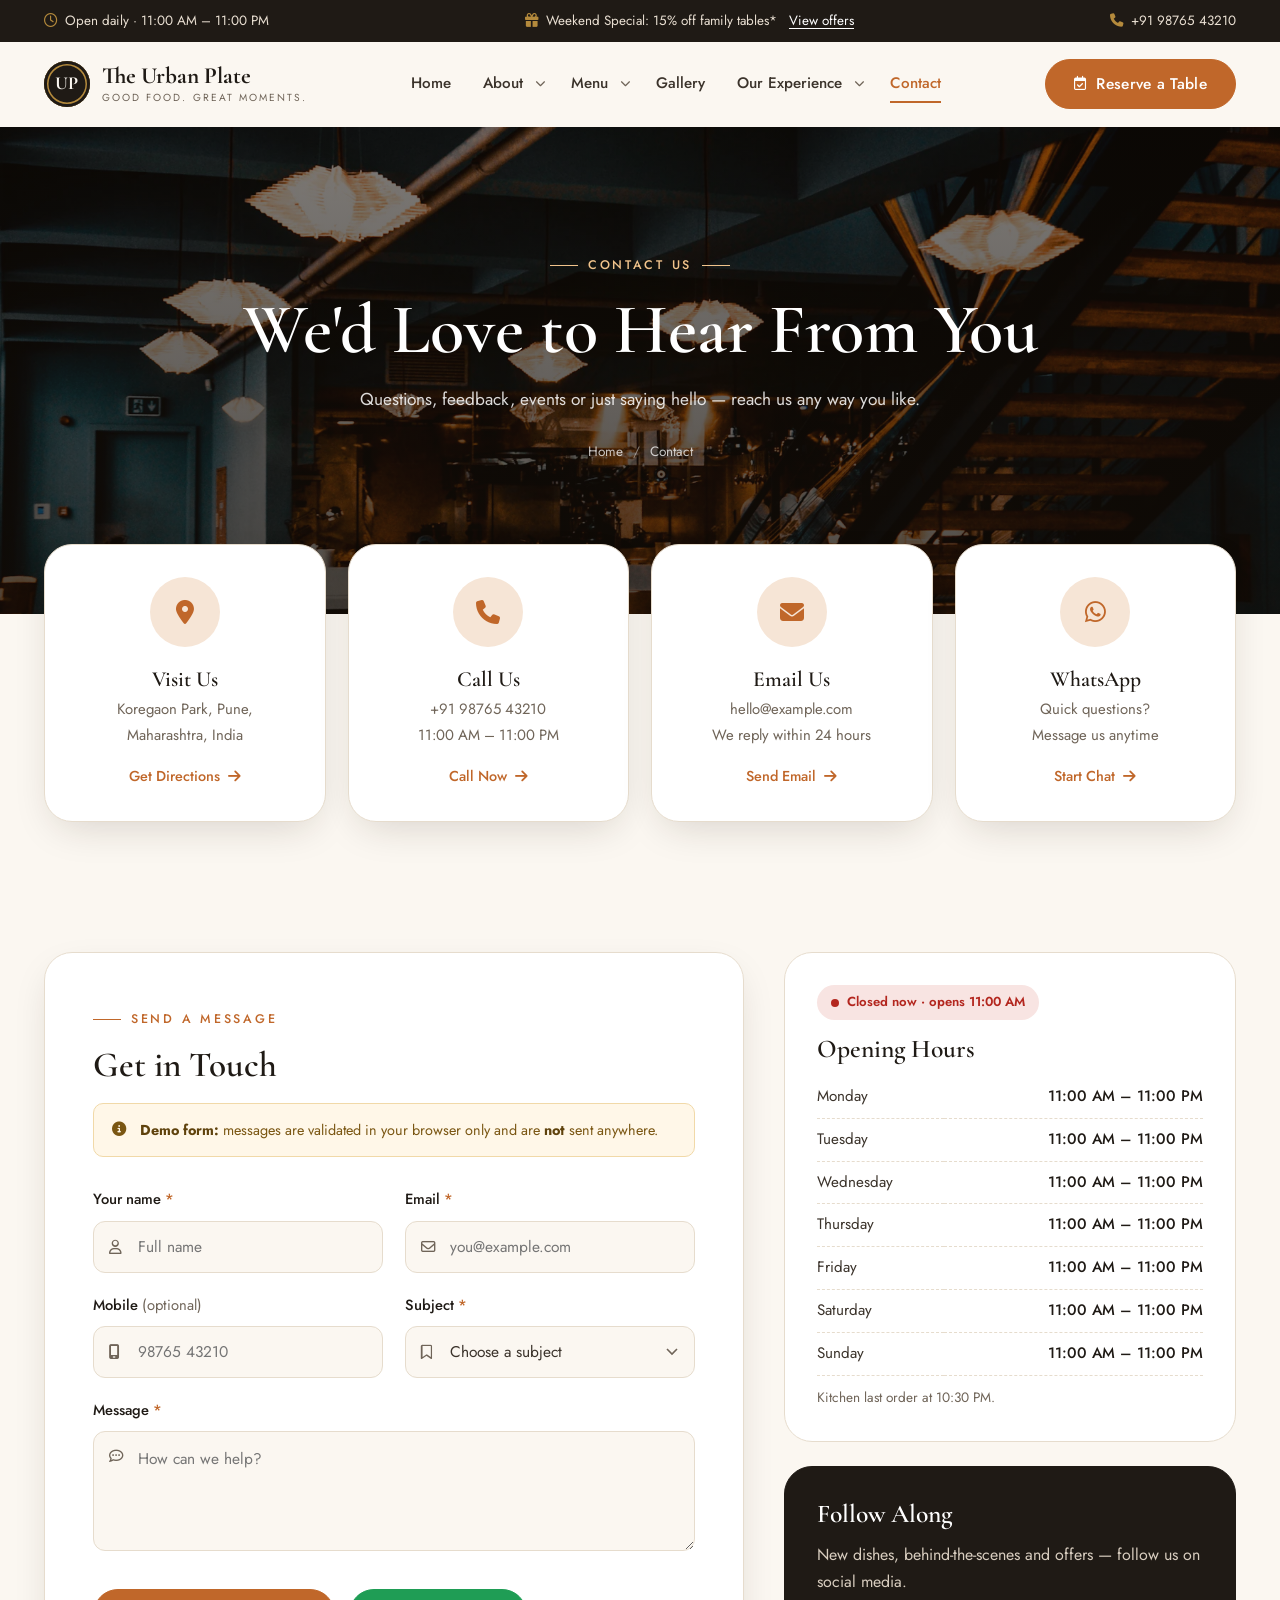
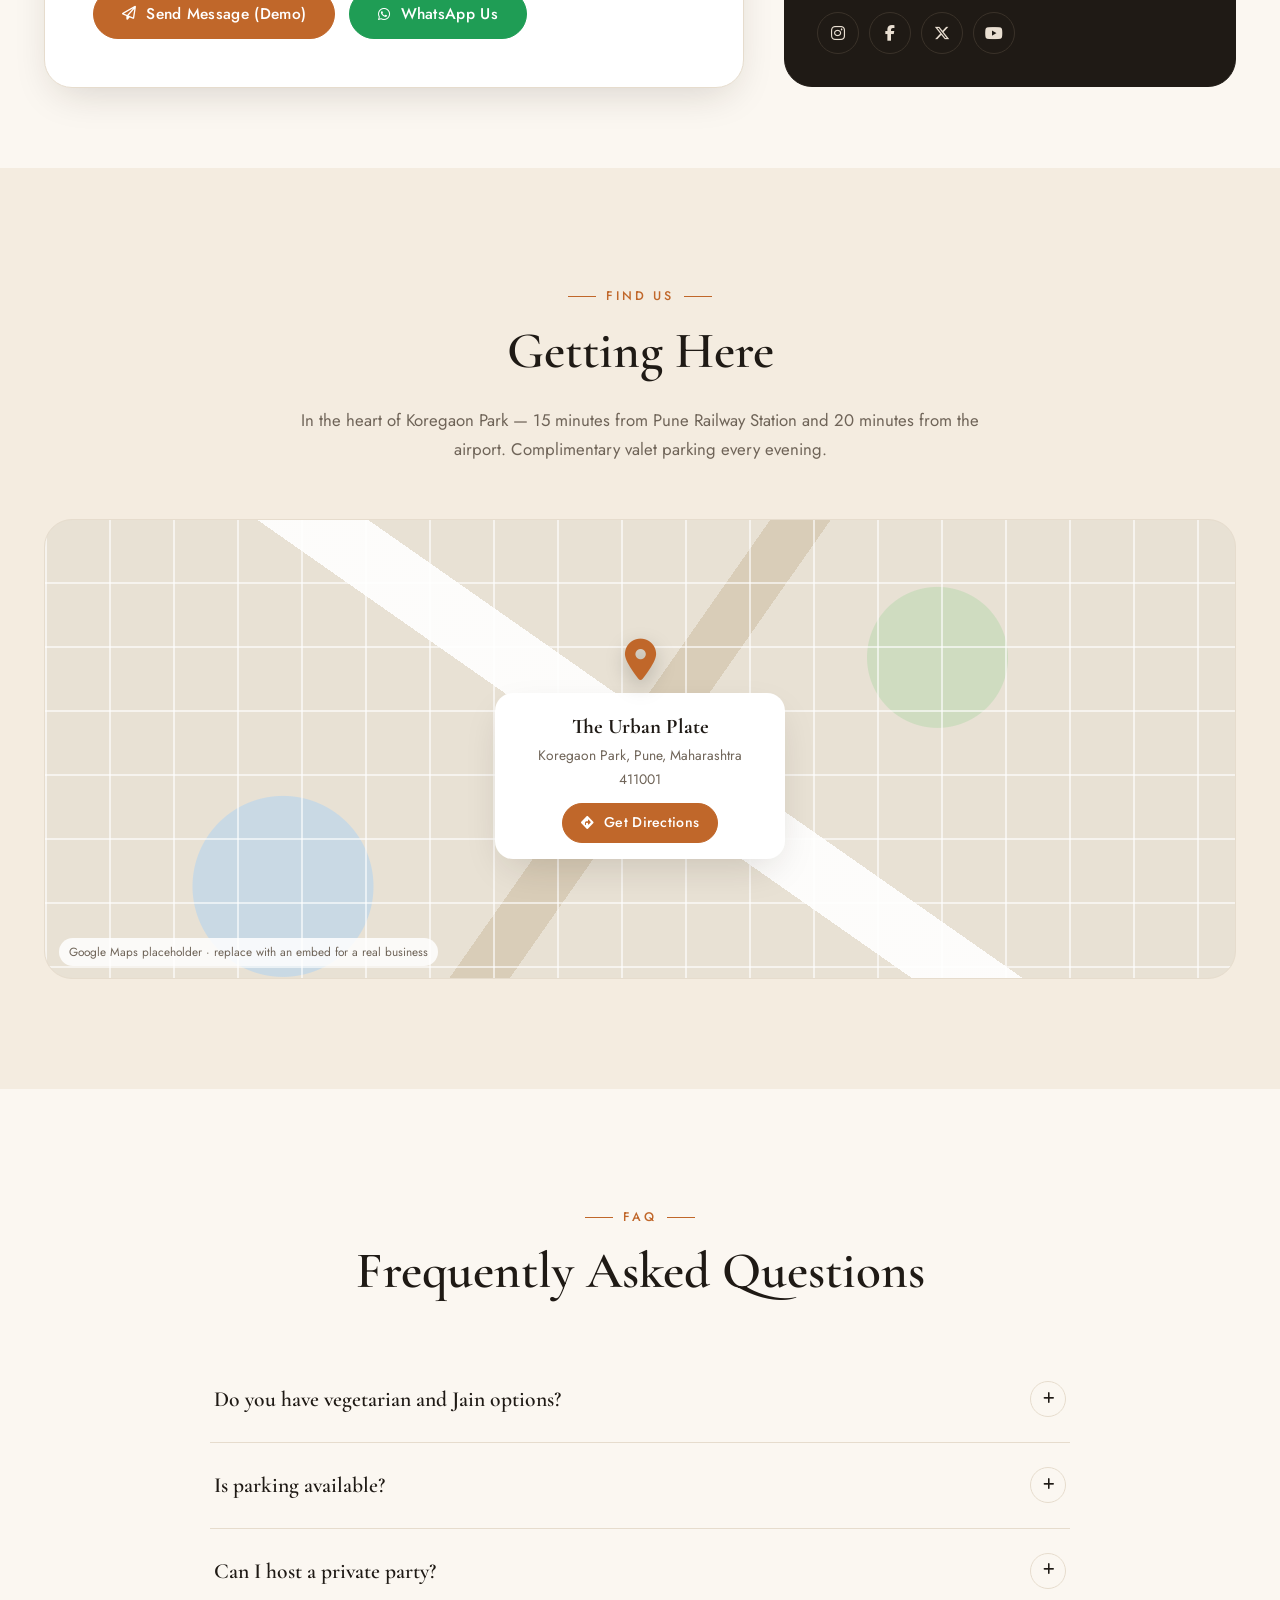
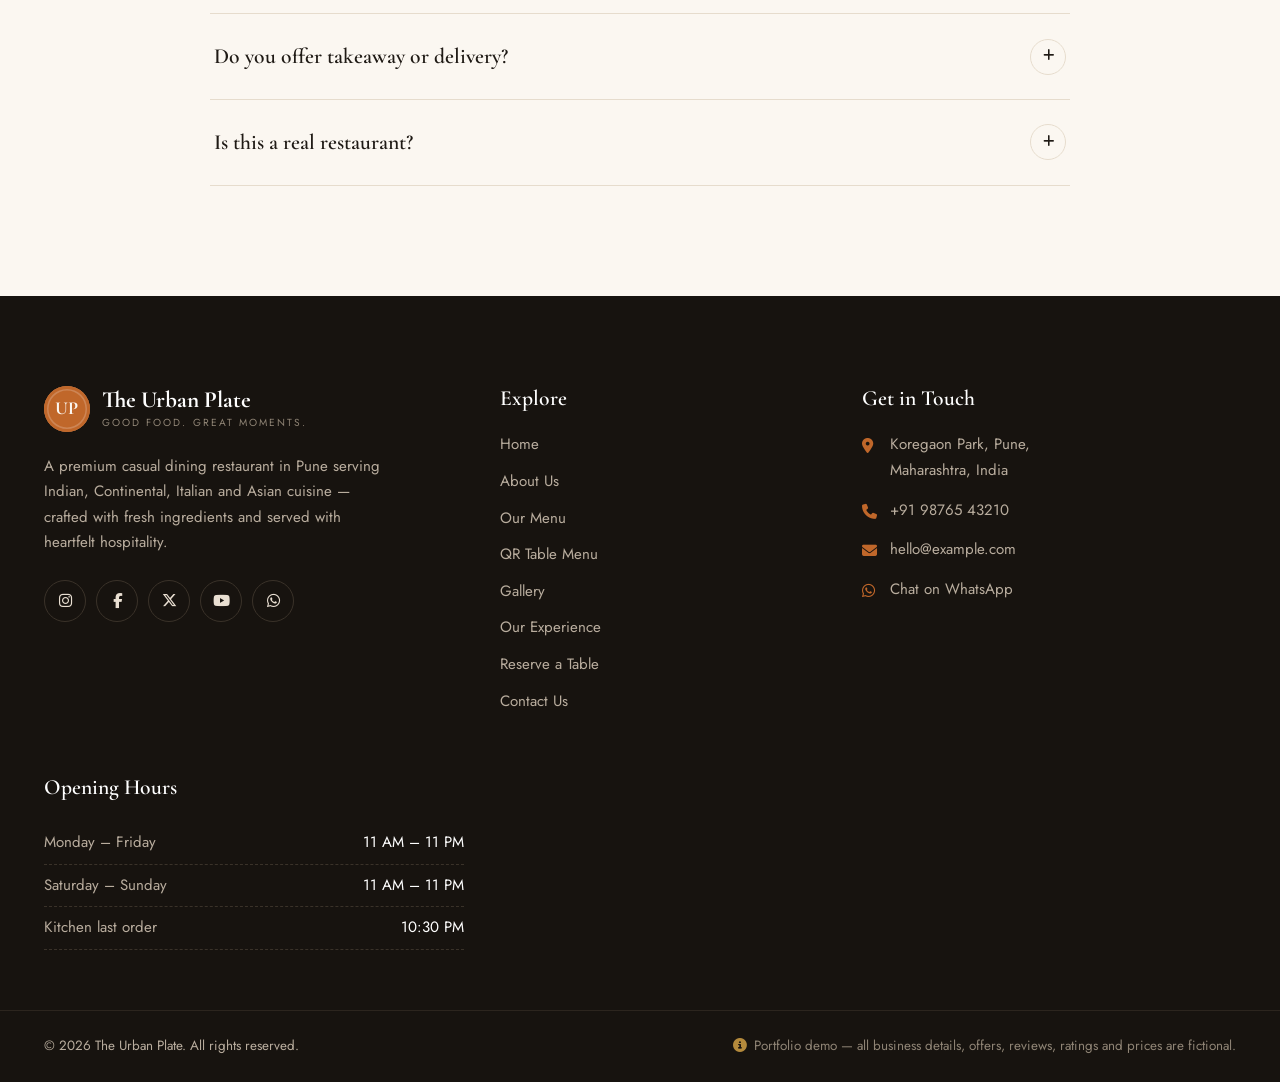
<file: contact.html>
<!DOCTYPE html>
<html lang="en">
<head>
  <meta charset="UTF-8">
  <meta name="viewport" content="width=device-width, initial-scale=1">
  <title>Contact Us | Address, Phone &amp; Opening Hours — The Urban Plate, Pune</title>
  <meta name="description" content="Contact The Urban Plate in Koregaon Park, Pune. Phone +91 98765 43210, email, WhatsApp, opening hours (11 AM – 11 PM daily), directions and contact form.">
  <meta name="theme-color" content="#1f1a15">
  <meta name="robots" content="index, follow">
  <meta property="og:type" content="website">
  <meta property="og:site_name" content="The Urban Plate">
  <meta property="og:image" content="https://ramrestaurant-demo.pages.dev/assets/images/hero/a-beautifully-plated-spread-of-1200.webp">
  <link rel="canonical" href="https://ramrestaurant-demo.pages.dev/contact">
  <link rel="icon" href="assets/icons/favicon.svg" type="image/svg+xml">
  <link rel="apple-touch-icon" href="assets/icons/favicon.svg">
  <link rel="preconnect" href="https://fonts.googleapis.com">
  <link rel="preconnect" href="https://fonts.gstatic.com" crossorigin>
  <link rel="stylesheet" href="https://fonts.googleapis.com/css2?family=Cormorant+Garamond:ital,wght@0,500;0,600;0,700;1,500;1,600&amp;family=Jost:wght@300;400;500;600&amp;display=swap">
  <link rel="stylesheet" href="https://cdnjs.cloudflare.com/ajax/libs/font-awesome/6.5.1/css/all.min.css" referrerpolicy="no-referrer">
  <link rel="stylesheet" href="css/style.css">
  <link rel="stylesheet" href="css/animations.css">
  <link rel="stylesheet" href="css/responsive.css">
</head>
<body data-page="contact">
  <a class="skip-link" href="#main">Skip to main content</a>

  <!-- Announcement bar -->
  <div class="announce" role="region" aria-label="Announcements">
    <div class="container announce-inner">
      <p><i class="fa-regular fa-clock" aria-hidden="true"></i> Open daily · 11:00 AM – 11:00 PM</p>
      <p class="announce-offer"><i class="fa-solid fa-gift" aria-hidden="true"></i> Weekend Special: 15% off family tables* <a href="index.html#offers">View offers</a></p>
      <a href="tel:+919876543210"><i class="fa-solid fa-phone" aria-hidden="true"></i> +91 98765 43210</a>
    </div>
  </div>

  <!-- Header / navigation -->
  <header class="site-header" id="siteHeader">
    <div class="container nav-wrap">
      <a href="index.html" class="logo" aria-label="The Urban Plate — home">
        <span class="logo-mark" aria-hidden="true">UP</span>
        <span class="logo-text">The Urban Plate<small>Good Food. Great Moments.</small></span>
      </a>

      <nav class="main-nav" id="mainNav" aria-label="Primary">
        <ul class="nav-list">
          <li><a href="index.html" data-page="home">Home</a></li>
          <li class="has-dropdown">
            <a href="about.html" data-page="about">About</a>
            <button class="dd-toggle" type="button" aria-expanded="false" aria-label="Show About submenu"><i class="fa-solid fa-chevron-down" aria-hidden="true"></i></button>
            <ul class="dropdown">
              <li><a href="about.html#story"><i class="fa-solid fa-book-open" aria-hidden="true"></i> Our Story</a></li>
              <li><a href="about.html#journey"><i class="fa-solid fa-route" aria-hidden="true"></i> Our Journey</a></li>
              <li><a href="about.html#chef"><i class="fa-solid fa-user-tie" aria-hidden="true"></i> Meet the Chef</a></li>
              <li><a href="about.html#ingredients"><i class="fa-solid fa-leaf" aria-hidden="true"></i> Quality &amp; Ingredients</a></li>
            </ul>
          </li>
          <li class="has-dropdown">
            <a href="menu.html" data-page="menu">Menu</a>
            <button class="dd-toggle" type="button" aria-expanded="false" aria-label="Show Menu submenu"><i class="fa-solid fa-chevron-down" aria-hidden="true"></i></button>
            <ul class="dropdown">
              <li><a href="menu.html?popular=1"><i class="fa-solid fa-star" aria-hidden="true"></i> Popular Dishes</a></li>
              <li><a href="menu.html?cat=starters"><i class="fa-solid fa-fire-burner" aria-hidden="true"></i> Starters</a></li>
              <li><a href="menu.html?cat=indian"><i class="fa-solid fa-pepper-hot" aria-hidden="true"></i> Indian</a></li>
              <li><a href="menu.html?cat=italian"><i class="fa-solid fa-pizza-slice" aria-hidden="true"></i> Italian</a></li>
              <li><a href="menu.html?cat=asian"><i class="fa-solid fa-bowl-rice" aria-hidden="true"></i> Asian</a></li>
              <li><a href="menu.html?cat=desserts"><i class="fa-solid fa-ice-cream" aria-hidden="true"></i> Desserts</a></li>
              <li><a href="menu.html?cat=beverages"><i class="fa-solid fa-martini-glass-citrus" aria-hidden="true"></i> Beverages</a></li>
              <li><a href="qr-menu.html"><i class="fa-solid fa-qrcode" aria-hidden="true"></i> QR Table Menu</a></li>
            </ul>
          </li>
          <li><a href="gallery.html" data-page="gallery">Gallery</a></li>
          <li class="has-dropdown">
            <a href="experience.html" data-page="experience">Our Experience</a>
            <button class="dd-toggle" type="button" aria-expanded="false" aria-label="Show Our Experience submenu"><i class="fa-solid fa-chevron-down" aria-hidden="true"></i></button>
            <ul class="dropdown">
              <li><a href="experience.html#family"><i class="fa-solid fa-people-roof" aria-hidden="true"></i> Family Dining</a></li>
              <li><a href="experience.html#romantic"><i class="fa-solid fa-heart" aria-hidden="true"></i> Romantic Dinners</a></li>
              <li><a href="experience.html#birthdays"><i class="fa-solid fa-cake-candles" aria-hidden="true"></i> Birthdays</a></li>
              <li><a href="experience.html#corporate"><i class="fa-solid fa-briefcase" aria-hidden="true"></i> Corporate Dining</a></li>
              <li><a href="experience.html#private"><i class="fa-solid fa-champagne-glasses" aria-hidden="true"></i> Private Events</a></li>
            </ul>
          </li>
          <li><a href="contact.html" data-page="contact">Contact</a></li>
        </ul>
        <div class="mobile-nav-extra">
          <a href="reservation.html" class="btn"><i class="fa-regular fa-calendar-check" aria-hidden="true"></i> Reserve a Table</a>
          <a href="tel:+919876543210" class="btn btn-outline"><i class="fa-solid fa-phone" aria-hidden="true"></i> Call +91 98765 43210</a>
          <p>Open daily · 11:00 AM – 11:00 PM</p>
        </div>
      </nav>

      <div class="nav-cta">
        <a href="tel:+919876543210" class="nav-phone" aria-label="Call The Urban Plate"><i class="fa-solid fa-phone" aria-hidden="true"></i></a>
        <a href="reservation.html" class="btn btn-reserve-desktop" data-page-cta="reservation"><i class="fa-regular fa-calendar-check" aria-hidden="true"></i> Reserve a Table</a>
        <button class="hamburger" id="hamburger" type="button" aria-label="Open menu" aria-expanded="false" aria-controls="mainNav"><span></span><span></span><span></span></button>
      </div>
    </div>
  </header>
  <div class="nav-backdrop" aria-hidden="true"></div>


<main id="main">
  <section class="page-hero" style="padding-bottom:150px">
    <img class="page-hero-bg" src="assets/images/hero/1590846406792-0adc7f938f1d-1800.webp" alt="" width="1800" height="900">
    <div class="container">
      <span class="eyebrow center">Contact Us</span>
      <h1>We'd Love to Hear From You</h1>
      <p>Questions, feedback, events or just saying hello — reach us any way you like.</p>
      <ol class="breadcrumb" aria-label="Breadcrumb"><li><a href="index.html">Home</a></li><li aria-current="page">Contact</li></ol>
    </div>
  </section>

  <section class="section" style="padding-top:0">
    <div class="container">
      <div class="contact-cards" data-stagger>
        <div class="contact-card" data-reveal>
          <div class="feature-icon"><i class="fa-solid fa-location-dot" aria-hidden="true"></i></div>
          <h3>Visit Us</h3>
          <p>Koregaon Park, Pune,<br>Maharashtra, India</p>
          <a href="https://www.google.com/maps/search/?api=1&query=Koregaon+Park+Pune" target="_blank" rel="noopener" class="text-link">Get Directions <i class="fa-solid fa-arrow-right" aria-hidden="true"></i></a>
        </div>
        <div class="contact-card" data-reveal>
          <div class="feature-icon"><i class="fa-solid fa-phone" aria-hidden="true"></i></div>
          <h3>Call Us</h3>
          <p>+91 98765 43210<br>11:00 AM – 11:00 PM</p>
          <a href="tel:+919876543210" class="text-link">Call Now <i class="fa-solid fa-arrow-right" aria-hidden="true"></i></a>
        </div>
        <div class="contact-card" data-reveal>
          <div class="feature-icon"><i class="fa-solid fa-envelope" aria-hidden="true"></i></div>
          <h3>Email Us</h3>
          <p>hello@example.com<br>We reply within 24 hours</p>
          <a href="mailto:hello@example.com" class="text-link">Send Email <i class="fa-solid fa-arrow-right" aria-hidden="true"></i></a>
        </div>
        <div class="contact-card" data-reveal>
          <div class="feature-icon"><i class="fa-brands fa-whatsapp" aria-hidden="true"></i></div>
          <h3>WhatsApp</h3>
          <p>Quick questions?<br>Message us anytime</p>
          <a href="https://wa.me/919876543210?text=Hi%20The%20Urban%20Plate%2C%20I%20have%20a%20question." target="_blank" rel="noopener" class="text-link">Start Chat <i class="fa-solid fa-arrow-right" aria-hidden="true"></i></a>
        </div>
      </div>
    </div>
  </section>

  <section class="section tight" style="padding-top:20px">
    <div class="container form-layout">
      <div class="form-card" data-reveal>
        <span class="eyebrow">Send a Message</span>
        <h2>Get in Touch</h2>
        <div class="demo-banner" role="note">
          <i class="fa-solid fa-circle-info" aria-hidden="true"></i>
          <div><strong>Demo form:</strong> messages are validated in your browser only and are <strong>not</strong> sent anywhere.</div>
        </div>
        <form id="contactForm" novalidate>
          <div class="form-grid">
            <div class="field">
              <label for="cName">Your name <span class="req">*</span></label>
              <div class="input-wrap"><i class="fa-regular fa-user" aria-hidden="true"></i><input type="text" id="cName" autocomplete="name" placeholder="Full name" aria-describedby="cName-err"></div>
              <span class="error-msg" id="cName-err" aria-live="polite"></span>
            </div>
            <div class="field">
              <label for="cEmail">Email <span class="req">*</span></label>
              <div class="input-wrap"><i class="fa-regular fa-envelope" aria-hidden="true"></i><input type="email" id="cEmail" autocomplete="email" placeholder="you@example.com" aria-describedby="cEmail-err"></div>
              <span class="error-msg" id="cEmail-err" aria-live="polite"></span>
            </div>
            <div class="field">
              <label for="cPhone">Mobile <span style="color:var(--muted);font-weight:400">(optional)</span></label>
              <div class="input-wrap"><i class="fa-solid fa-mobile-screen" aria-hidden="true"></i><input type="tel" id="cPhone" autocomplete="tel" inputmode="tel" placeholder="98765 43210" aria-describedby="cPhone-err"></div>
              <span class="error-msg" id="cPhone-err" aria-live="polite"></span>
            </div>
            <div class="field">
              <label for="cSubject">Subject <span class="req">*</span></label>
              <div class="input-wrap"><i class="fa-regular fa-bookmark" aria-hidden="true"></i>
                <select id="cSubject" aria-describedby="cSubject-err">
                  <option value="">Choose a subject</option>
                  <option>General enquiry</option>
                  <option>Private event / party</option>
                  <option>Corporate dining</option>
                  <option>Feedback</option>
                  <option>Careers</option>
                </select></div>
              <span class="error-msg" id="cSubject-err" aria-live="polite"></span>
            </div>
            <div class="field full">
              <label for="cMessage">Message <span class="req">*</span></label>
              <div class="input-wrap textarea"><i class="fa-regular fa-comment-dots" aria-hidden="true"></i><textarea id="cMessage" placeholder="How can we help?" aria-describedby="cMessage-err"></textarea></div>
              <span class="error-msg" id="cMessage-err" aria-live="polite"></span>
            </div>
          </div>
          <div class="form-actions">
            <button type="submit" class="btn"><i class="fa-regular fa-paper-plane" aria-hidden="true"></i> Send Message (Demo)</button>
            <a href="https://wa.me/919876543210" target="_blank" rel="noopener" class="btn btn-whatsapp"><i class="fa-brands fa-whatsapp" aria-hidden="true"></i> WhatsApp Us</a>
          </div>
        </form>
      </div>

      <aside class="side-stack" aria-label="Opening hours and social links">
        <div class="side-card">
          <span class="open-status" data-open-status>Open daily</span>
          <h3>Opening Hours</h3>
          <table class="hours-table"><tbody>
            <tr><td>Monday</td><td>11:00 AM – 11:00 PM</td></tr>
            <tr><td>Tuesday</td><td>11:00 AM – 11:00 PM</td></tr>
            <tr><td>Wednesday</td><td>11:00 AM – 11:00 PM</td></tr>
            <tr><td>Thursday</td><td>11:00 AM – 11:00 PM</td></tr>
            <tr><td>Friday</td><td>11:00 AM – 11:00 PM</td></tr>
            <tr><td>Saturday</td><td>11:00 AM – 11:00 PM</td></tr>
            <tr><td>Sunday</td><td>11:00 AM – 11:00 PM</td></tr>
          </tbody></table>
          <p class="mb-0" style="font-size:.85rem;color:var(--muted);margin-top:10px">Kitchen last order at 10:30 PM.</p>
        </div>
        <div class="side-card dark">
          <h3>Follow Along</h3>
          <p>New dishes, behind-the-scenes and offers — follow us on social media.</p>
          <div class="socials">
            <a href="https://www.instagram.com/" target="_blank" rel="noopener" aria-label="Instagram (opens in new tab)"><i class="fa-brands fa-instagram" aria-hidden="true"></i></a>
            <a href="https://www.facebook.com/" target="_blank" rel="noopener" aria-label="Facebook (opens in new tab)"><i class="fa-brands fa-facebook-f" aria-hidden="true"></i></a>
            <a href="https://x.com/" target="_blank" rel="noopener" aria-label="X (opens in new tab)"><i class="fa-brands fa-x-twitter" aria-hidden="true"></i></a>
            <a href="https://www.youtube.com/" target="_blank" rel="noopener" aria-label="YouTube (opens in new tab)"><i class="fa-brands fa-youtube" aria-hidden="true"></i></a>
          </div>
        </div>
      </aside>
    </div>
  </section>

  <section class="section alt" id="map">
    <div class="container">
      <div class="section-head" data-reveal>
        <span class="eyebrow center">Find Us</span>
        <h2>Getting Here</h2>
        <p>In the heart of Koregaon Park — 15 minutes from Pune Railway Station and 20 minutes from the airport. Complimentary valet parking every evening.</p>
      </div>
      <div class="map-placeholder" data-reveal="zoom" role="img" aria-label="Google Maps placeholder for The Urban Plate in Koregaon Park, Pune" style="min-height:460px">
        <div class="map-pin">
          <i class="fa-solid fa-location-dot" aria-hidden="true"></i>
          <div class="map-label">
            <strong>The Urban Plate</strong>
            <span>Koregaon Park, Pune, Maharashtra 411001</span>
            <a href="https://www.google.com/maps/search/?api=1&query=Koregaon+Park+Pune" target="_blank" rel="noopener" class="btn btn-sm"><i class="fa-solid fa-diamond-turn-right" aria-hidden="true"></i> Get Directions</a>
          </div>
        </div>
        <span class="map-note">Google Maps placeholder · replace with an embed for a real business</span>
      </div>
    </div>
  </section>

  <section class="section">
    <div class="container">
      <div class="section-head" data-reveal>
        <span class="eyebrow center">FAQ</span>
        <h2>Frequently Asked Questions</h2>
      </div>
      <div class="faq" data-reveal>
        <div class="faq-item">
          <button type="button" class="faq-q" aria-expanded="false" aria-controls="faq1">Do you have vegetarian and Jain options?<span class="faq-icon"><i class="fa-solid fa-plus" aria-hidden="true"></i></span></button>
          <div class="faq-a" id="faq1"><p>Yes — more than half of our menu is vegetarian, and most dishes can be prepared Jain-style on request. Our veg and non-veg prep stations are kept separate.</p></div>
        </div>
        <div class="faq-item">
          <button type="button" class="faq-q" aria-expanded="false" aria-controls="faq2">Is parking available?<span class="faq-icon"><i class="fa-solid fa-plus" aria-hidden="true"></i></span></button>
          <div class="faq-a" id="faq2"><p>Complimentary valet parking is available every evening from 6 PM, and there is street parking nearby during the day.</p></div>
        </div>
        <div class="faq-item">
          <button type="button" class="faq-q" aria-expanded="false" aria-controls="faq3">Can I host a private party?<span class="faq-icon"><i class="fa-solid fa-plus" aria-hidden="true"></i></span></button>
          <div class="faq-a" id="faq3"><p>Yes. We have two private dining rooms for 12 and 24 guests, and full-venue buyouts for up to 60. Use the form above or WhatsApp us with your date and group size.</p></div>
        </div>
        <div class="faq-item">
          <button type="button" class="faq-q" aria-expanded="false" aria-controls="faq4">Do you offer takeaway or delivery?<span class="faq-icon"><i class="fa-solid fa-plus" aria-hidden="true"></i></span></button>
          <div class="faq-a" id="faq4"><p>Takeaway is available for the full menu — call us to place an order. Delivery partners vary; please contact us for current options.</p></div>
        </div>
        <div class="faq-item">
          <button type="button" class="faq-q" aria-expanded="false" aria-controls="faq5">Is this a real restaurant?<span class="faq-icon"><i class="fa-solid fa-plus" aria-hidden="true"></i></span></button>
          <div class="faq-a" id="faq5"><p>No. The Urban Plate is a fictional brand created for a portfolio website demo. The address, phone number, offers, reviews and prices are sample content.</p></div>
        </div>
      </div>
    </div>
  </section>
</main>

  <!-- Footer -->
  <footer class="site-footer">
    <div class="container footer-grid">
      <div>
        <a href="index.html" class="logo" aria-label="The Urban Plate — home">
          <span class="logo-mark" aria-hidden="true">UP</span>
          <span class="logo-text">The Urban Plate<small>Good Food. Great Moments.</small></span>
        </a>
        <p class="footer-about">A premium casual dining restaurant in Pune serving Indian, Continental, Italian and Asian cuisine — crafted with fresh ingredients and served with heartfelt hospitality.</p>
        <div class="socials" aria-label="Social media">
          <a href="https://www.instagram.com/" target="_blank" rel="noopener" aria-label="Instagram (opens in new tab)"><i class="fa-brands fa-instagram" aria-hidden="true"></i></a>
          <a href="https://www.facebook.com/" target="_blank" rel="noopener" aria-label="Facebook (opens in new tab)"><i class="fa-brands fa-facebook-f" aria-hidden="true"></i></a>
          <a href="https://x.com/" target="_blank" rel="noopener" aria-label="X (opens in new tab)"><i class="fa-brands fa-x-twitter" aria-hidden="true"></i></a>
          <a href="https://www.youtube.com/" target="_blank" rel="noopener" aria-label="YouTube (opens in new tab)"><i class="fa-brands fa-youtube" aria-hidden="true"></i></a>
          <a href="https://wa.me/919876543210" target="_blank" rel="noopener" aria-label="WhatsApp (opens in new tab)"><i class="fa-brands fa-whatsapp" aria-hidden="true"></i></a>
        </div>
      </div>
      <div>
        <h4>Explore</h4>
        <ul class="footer-links">
          <li><a href="index.html">Home</a></li>
          <li><a href="about.html">About Us</a></li>
          <li><a href="menu.html">Our Menu</a></li>
          <li><a href="qr-menu.html">QR Table Menu</a></li>
          <li><a href="gallery.html">Gallery</a></li>
          <li><a href="experience.html">Our Experience</a></li>
          <li><a href="reservation.html">Reserve a Table</a></li>
          <li><a href="contact.html">Contact Us</a></li>
        </ul>
      </div>
      <div>
        <h4>Get in Touch</h4>
        <ul class="footer-contact">
          <li><i class="fa-solid fa-location-dot" aria-hidden="true"></i><span>Koregaon Park, Pune,<br>Maharashtra, India</span></li>
          <li><i class="fa-solid fa-phone" aria-hidden="true"></i><a href="tel:+919876543210">+91 98765 43210</a></li>
          <li><i class="fa-solid fa-envelope" aria-hidden="true"></i><a href="mailto:hello@example.com">hello@example.com</a></li>
          <li><i class="fa-brands fa-whatsapp" aria-hidden="true"></i><a href="https://wa.me/919876543210" target="_blank" rel="noopener">Chat on WhatsApp</a></li>
        </ul>
      </div>
      <div>
        <h4>Opening Hours</h4>
        <ul class="footer-hours">
          <li><span>Monday – Friday</span><span>11 AM – 11 PM</span></li>
          <li><span>Saturday – Sunday</span><span>11 AM – 11 PM</span></li>
          <li><span>Kitchen last order</span><span>10:30 PM</span></li>
        </ul>
      </div>
    </div>
    <div class="footer-bottom">
      <div class="container">
        <span>&copy; <span data-year>2026</span> The Urban Plate. All rights reserved.</span>
        <span class="demo-note"><i class="fa-solid fa-circle-info" aria-hidden="true"></i> Portfolio demo — all business details, offers, reviews, ratings and prices are fictional.</span>
      </div>
    </div>
  </footer>

  <!-- Mobile quick actions -->
  <nav class="mobile-bar" aria-label="Quick actions">
    <a href="tel:+919876543210" class="mb-ghost"><i class="fa-solid fa-phone" aria-hidden="true"></i> Call</a>
    <a href="menu.html" class="mb-ghost"><i class="fa-solid fa-book-open" aria-hidden="true"></i> Menu</a>
    <a href="reservation.html" class="mb-primary"><i class="fa-regular fa-calendar-check" aria-hidden="true"></i> Reserve</a>
  </nav>

  <button class="back-to-top" type="button" aria-label="Back to top"><i class="fa-solid fa-arrow-up" aria-hidden="true"></i></button>

<script src="js/main.js" defer></script>
</body>
</html>
</file>
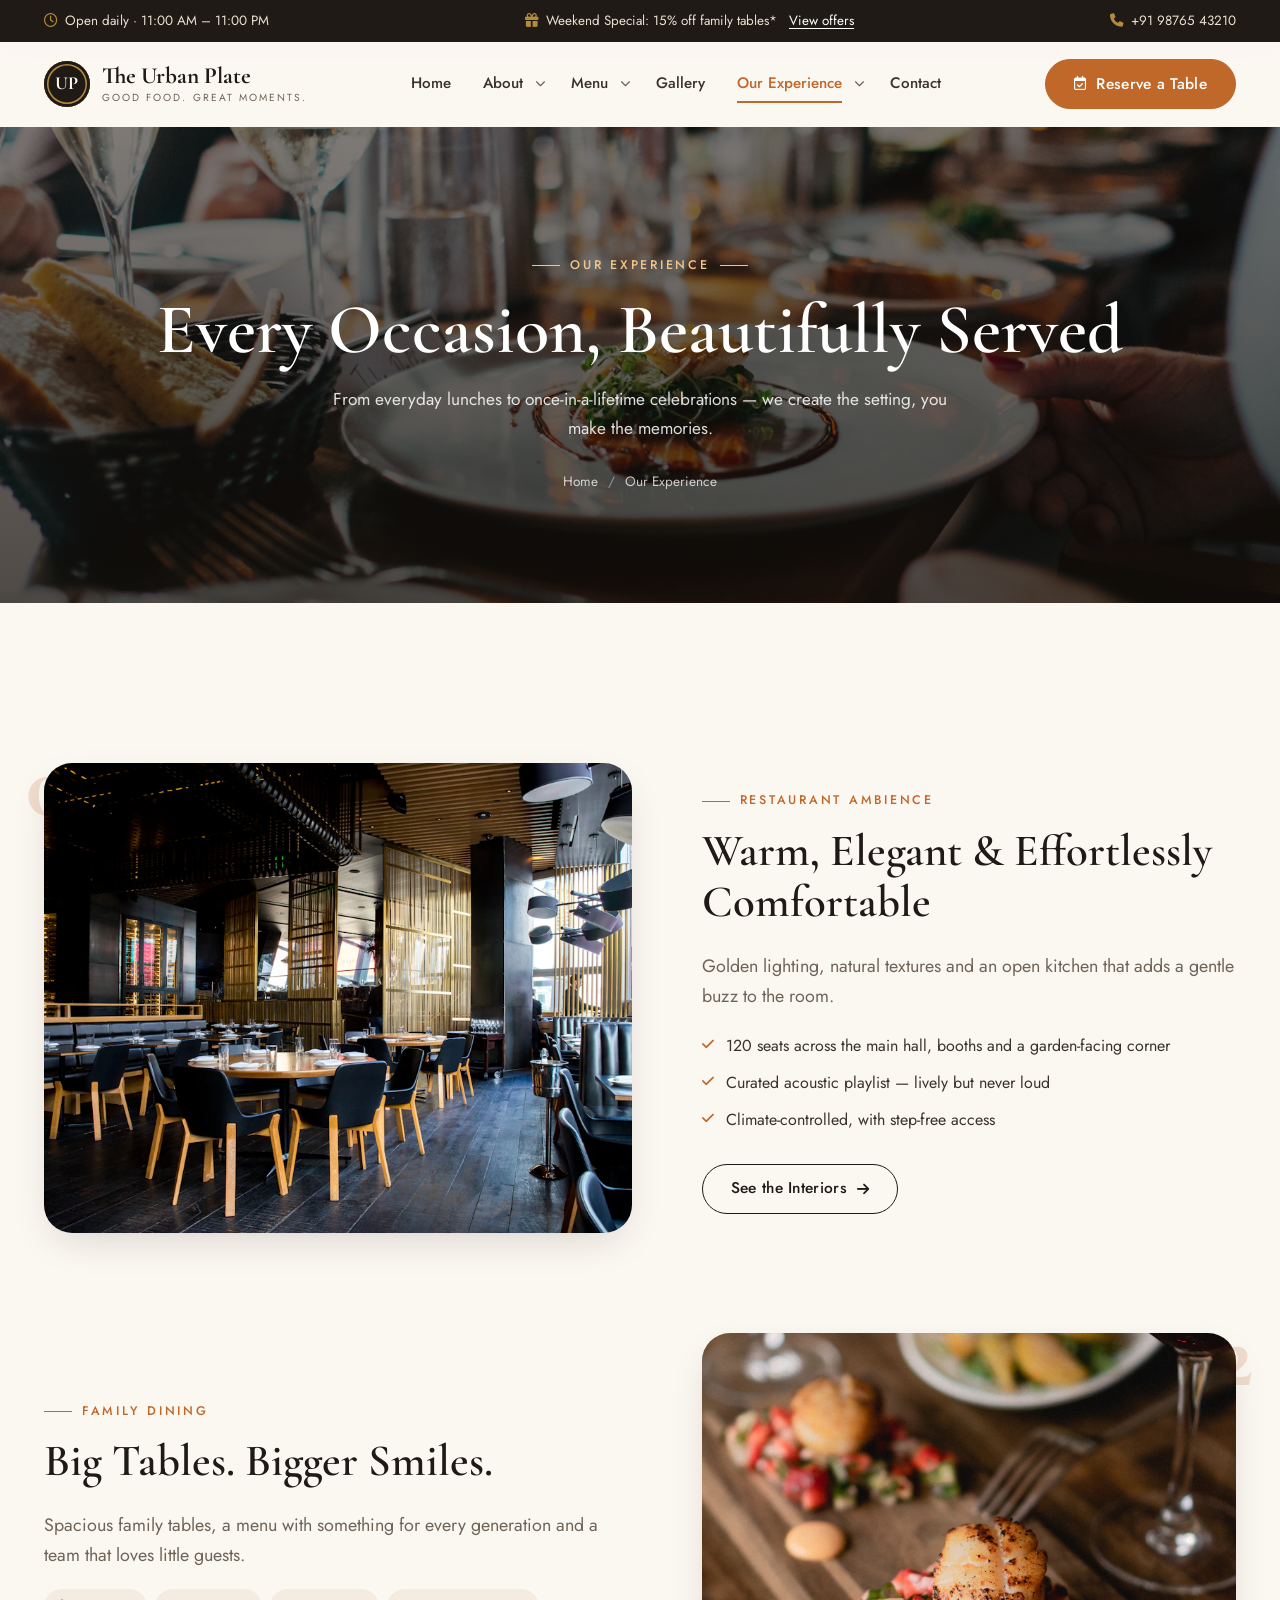
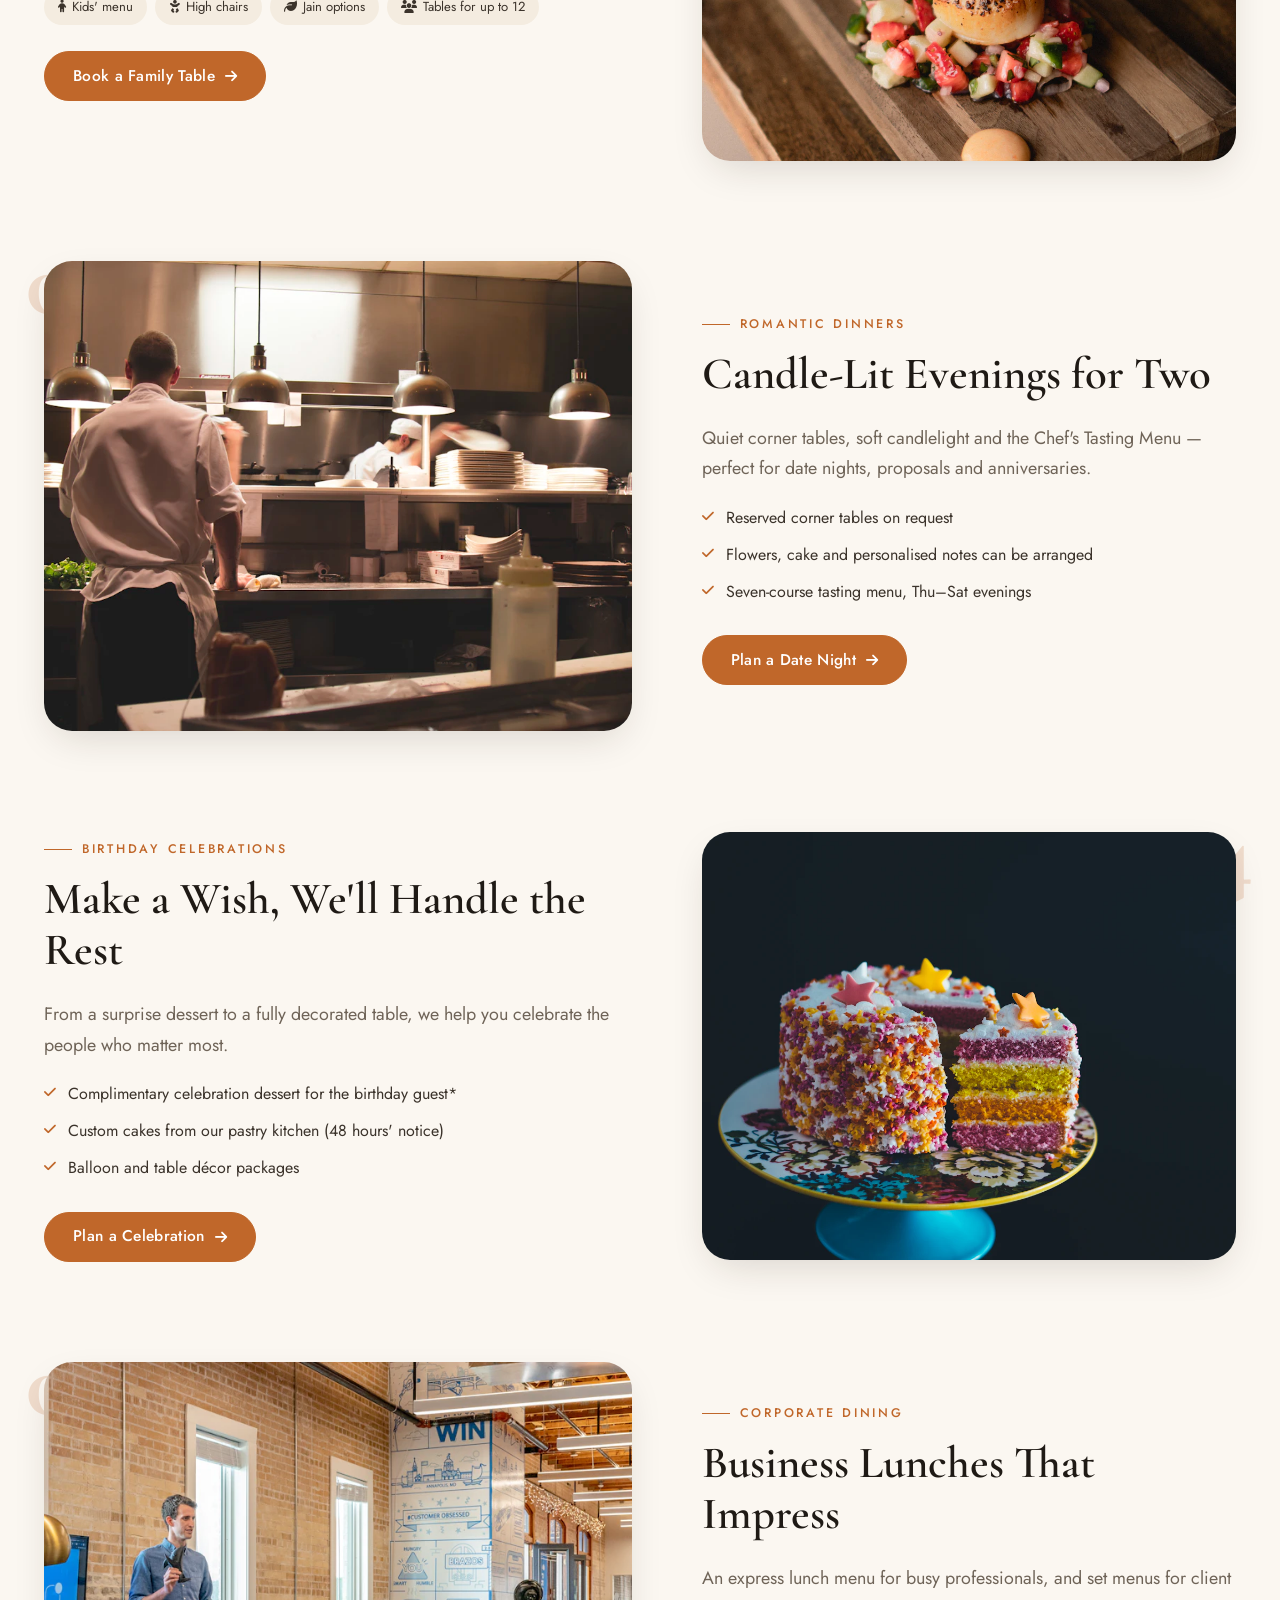
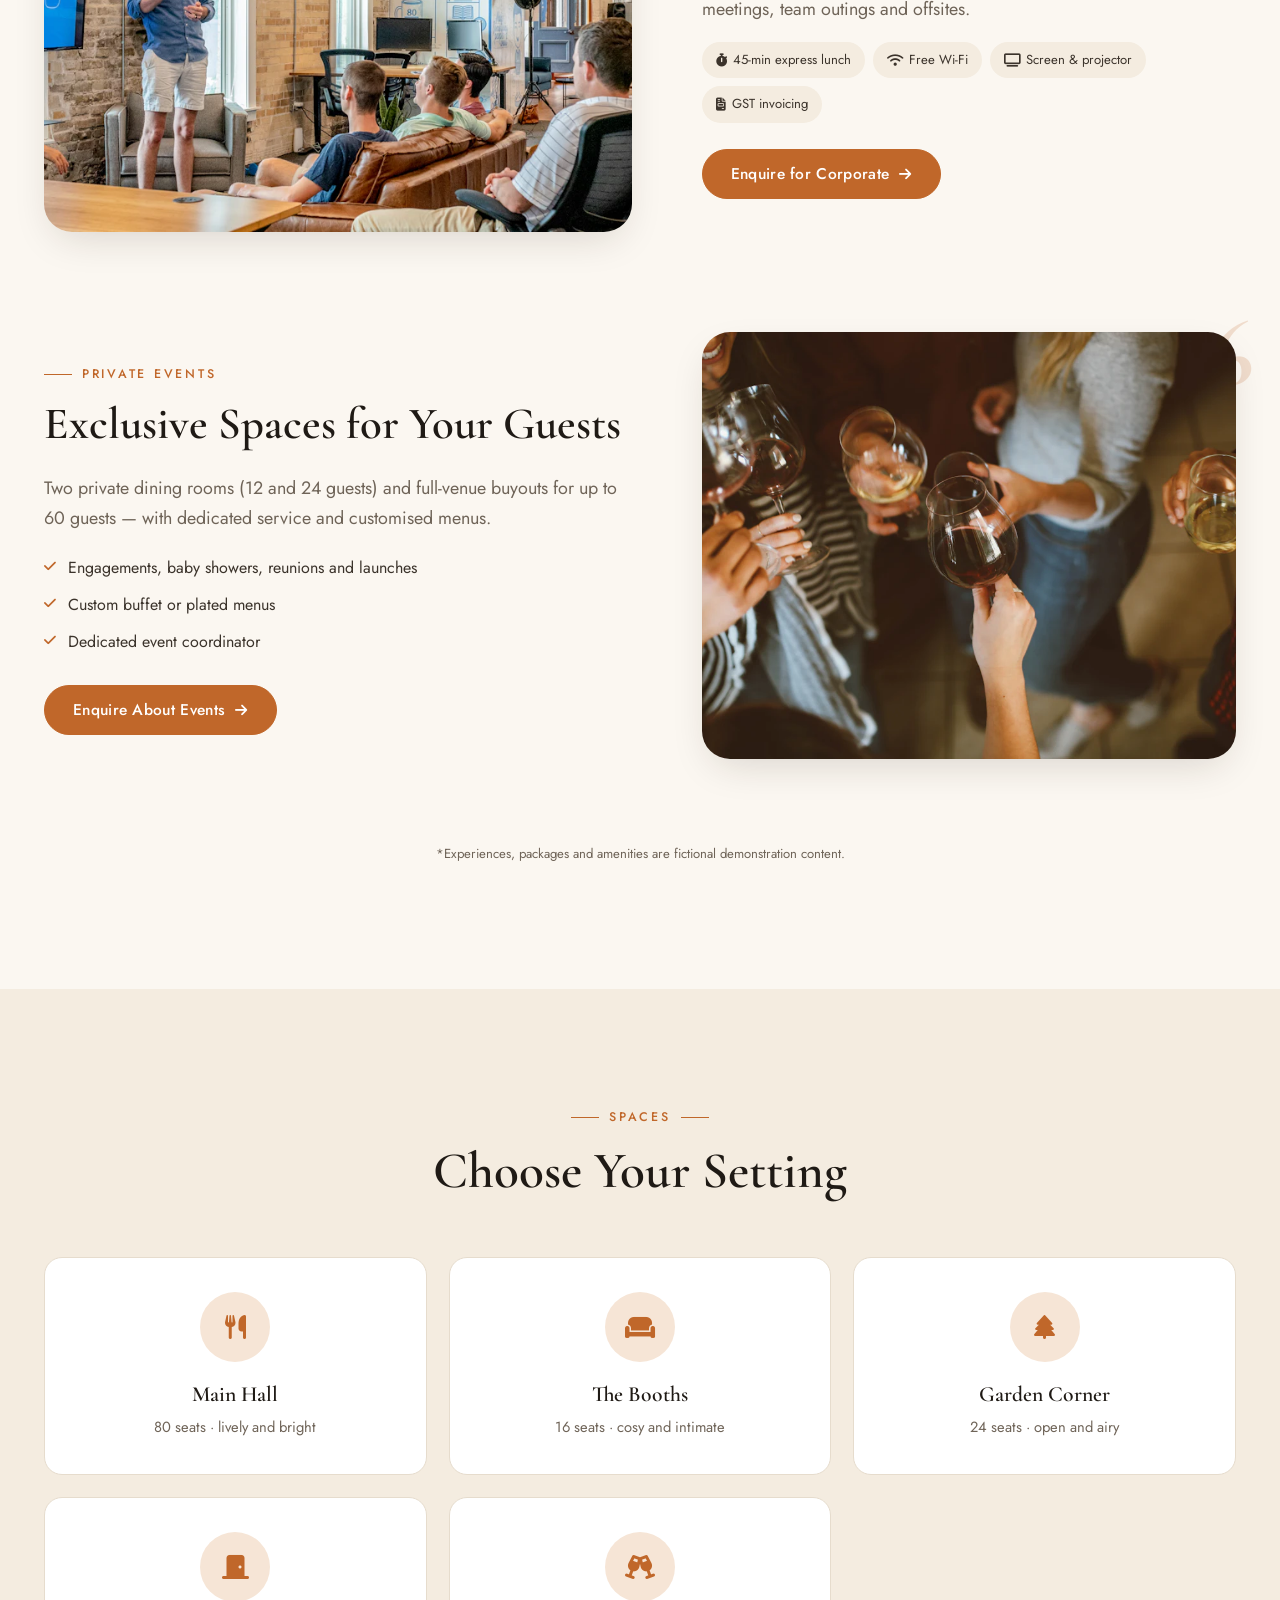
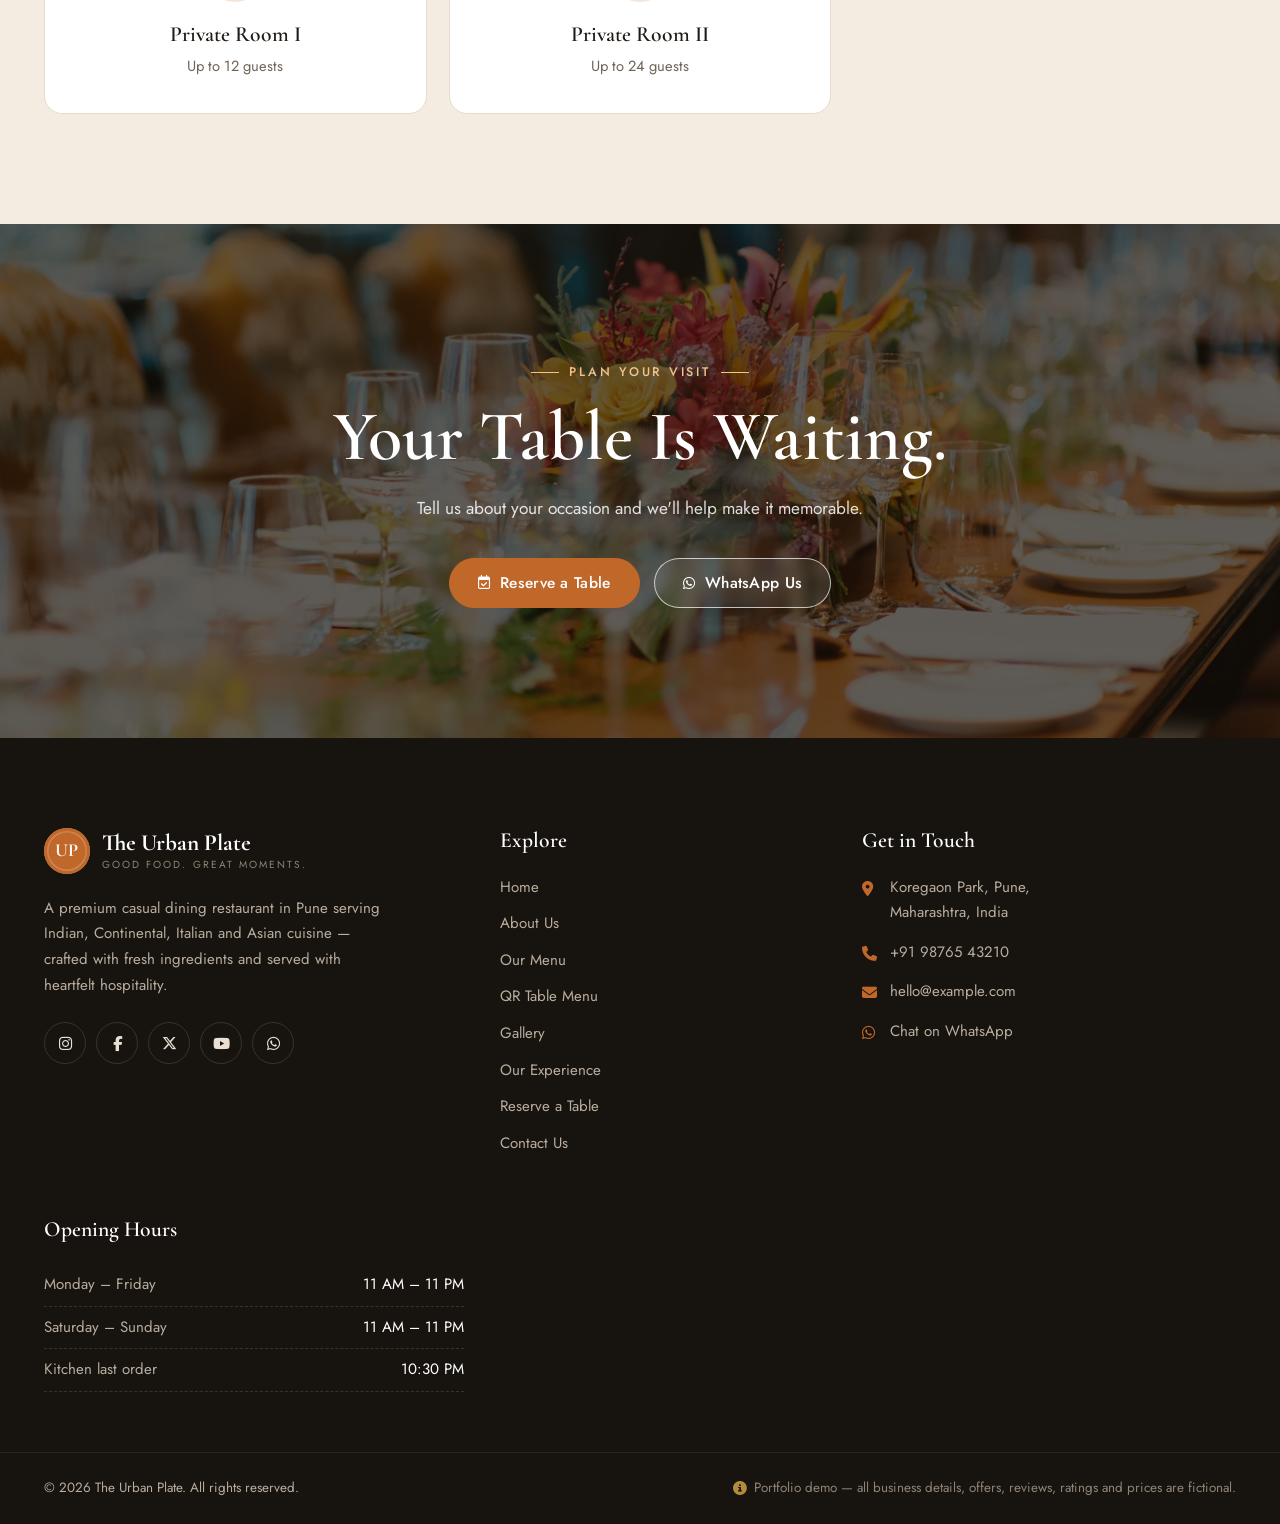
<file: experience.html>
<!DOCTYPE html>
<html lang="en">
<head>
  <meta charset="UTF-8">
  <meta name="viewport" content="width=device-width, initial-scale=1">
  <title>Our Experience | Family Dining, Celebrations &amp; Private Events — The Urban Plate</title>
  <meta name="description" content="Family dining, romantic dinners, birthday celebrations, corporate dining and private events at The Urban Plate, Pune. Discover the spaces and experiences we offer.">
  <meta name="theme-color" content="#1f1a15">
  <meta name="robots" content="index, follow">
  <meta property="og:type" content="website">
  <meta property="og:site_name" content="The Urban Plate">
  <meta property="og:image" content="https://ramrestaurant-demo.pages.dev/assets/images/hero/a-beautifully-plated-spread-of-1200.webp">
  <link rel="canonical" href="https://ramrestaurant-demo.pages.dev/experience">
  <link rel="icon" href="assets/icons/favicon.svg" type="image/svg+xml">
  <link rel="apple-touch-icon" href="assets/icons/favicon.svg">
  <link rel="preconnect" href="https://fonts.googleapis.com">
  <link rel="preconnect" href="https://fonts.gstatic.com" crossorigin>
  <link rel="stylesheet" href="https://fonts.googleapis.com/css2?family=Cormorant+Garamond:ital,wght@0,500;0,600;0,700;1,500;1,600&amp;family=Jost:wght@300;400;500;600&amp;display=swap">
  <link rel="stylesheet" href="https://cdnjs.cloudflare.com/ajax/libs/font-awesome/6.5.1/css/all.min.css" referrerpolicy="no-referrer">
  <link rel="stylesheet" href="css/style.css">
  <link rel="stylesheet" href="css/animations.css">
  <link rel="stylesheet" href="css/responsive.css">
</head>
<body data-page="experience">
  <a class="skip-link" href="#main">Skip to main content</a>

  <!-- Announcement bar -->
  <div class="announce" role="region" aria-label="Announcements">
    <div class="container announce-inner">
      <p><i class="fa-regular fa-clock" aria-hidden="true"></i> Open daily · 11:00 AM – 11:00 PM</p>
      <p class="announce-offer"><i class="fa-solid fa-gift" aria-hidden="true"></i> Weekend Special: 15% off family tables* <a href="index.html#offers">View offers</a></p>
      <a href="tel:+919876543210"><i class="fa-solid fa-phone" aria-hidden="true"></i> +91 98765 43210</a>
    </div>
  </div>

  <!-- Header / navigation -->
  <header class="site-header" id="siteHeader">
    <div class="container nav-wrap">
      <a href="index.html" class="logo" aria-label="The Urban Plate — home">
        <span class="logo-mark" aria-hidden="true">UP</span>
        <span class="logo-text">The Urban Plate<small>Good Food. Great Moments.</small></span>
      </a>

      <nav class="main-nav" id="mainNav" aria-label="Primary">
        <ul class="nav-list">
          <li><a href="index.html" data-page="home">Home</a></li>
          <li class="has-dropdown">
            <a href="about.html" data-page="about">About</a>
            <button class="dd-toggle" type="button" aria-expanded="false" aria-label="Show About submenu"><i class="fa-solid fa-chevron-down" aria-hidden="true"></i></button>
            <ul class="dropdown">
              <li><a href="about.html#story"><i class="fa-solid fa-book-open" aria-hidden="true"></i> Our Story</a></li>
              <li><a href="about.html#journey"><i class="fa-solid fa-route" aria-hidden="true"></i> Our Journey</a></li>
              <li><a href="about.html#chef"><i class="fa-solid fa-user-tie" aria-hidden="true"></i> Meet the Chef</a></li>
              <li><a href="about.html#ingredients"><i class="fa-solid fa-leaf" aria-hidden="true"></i> Quality &amp; Ingredients</a></li>
            </ul>
          </li>
          <li class="has-dropdown">
            <a href="menu.html" data-page="menu">Menu</a>
            <button class="dd-toggle" type="button" aria-expanded="false" aria-label="Show Menu submenu"><i class="fa-solid fa-chevron-down" aria-hidden="true"></i></button>
            <ul class="dropdown">
              <li><a href="menu.html?popular=1"><i class="fa-solid fa-star" aria-hidden="true"></i> Popular Dishes</a></li>
              <li><a href="menu.html?cat=starters"><i class="fa-solid fa-fire-burner" aria-hidden="true"></i> Starters</a></li>
              <li><a href="menu.html?cat=indian"><i class="fa-solid fa-pepper-hot" aria-hidden="true"></i> Indian</a></li>
              <li><a href="menu.html?cat=italian"><i class="fa-solid fa-pizza-slice" aria-hidden="true"></i> Italian</a></li>
              <li><a href="menu.html?cat=asian"><i class="fa-solid fa-bowl-rice" aria-hidden="true"></i> Asian</a></li>
              <li><a href="menu.html?cat=desserts"><i class="fa-solid fa-ice-cream" aria-hidden="true"></i> Desserts</a></li>
              <li><a href="menu.html?cat=beverages"><i class="fa-solid fa-martini-glass-citrus" aria-hidden="true"></i> Beverages</a></li>
              <li><a href="qr-menu.html"><i class="fa-solid fa-qrcode" aria-hidden="true"></i> QR Table Menu</a></li>
            </ul>
          </li>
          <li><a href="gallery.html" data-page="gallery">Gallery</a></li>
          <li class="has-dropdown">
            <a href="experience.html" data-page="experience">Our Experience</a>
            <button class="dd-toggle" type="button" aria-expanded="false" aria-label="Show Our Experience submenu"><i class="fa-solid fa-chevron-down" aria-hidden="true"></i></button>
            <ul class="dropdown">
              <li><a href="experience.html#family"><i class="fa-solid fa-people-roof" aria-hidden="true"></i> Family Dining</a></li>
              <li><a href="experience.html#romantic"><i class="fa-solid fa-heart" aria-hidden="true"></i> Romantic Dinners</a></li>
              <li><a href="experience.html#birthdays"><i class="fa-solid fa-cake-candles" aria-hidden="true"></i> Birthdays</a></li>
              <li><a href="experience.html#corporate"><i class="fa-solid fa-briefcase" aria-hidden="true"></i> Corporate Dining</a></li>
              <li><a href="experience.html#private"><i class="fa-solid fa-champagne-glasses" aria-hidden="true"></i> Private Events</a></li>
            </ul>
          </li>
          <li><a href="contact.html" data-page="contact">Contact</a></li>
        </ul>
        <div class="mobile-nav-extra">
          <a href="reservation.html" class="btn"><i class="fa-regular fa-calendar-check" aria-hidden="true"></i> Reserve a Table</a>
          <a href="tel:+919876543210" class="btn btn-outline"><i class="fa-solid fa-phone" aria-hidden="true"></i> Call +91 98765 43210</a>
          <p>Open daily · 11:00 AM – 11:00 PM</p>
        </div>
      </nav>

      <div class="nav-cta">
        <a href="tel:+919876543210" class="nav-phone" aria-label="Call The Urban Plate"><i class="fa-solid fa-phone" aria-hidden="true"></i></a>
        <a href="reservation.html" class="btn btn-reserve-desktop" data-page-cta="reservation"><i class="fa-regular fa-calendar-check" aria-hidden="true"></i> Reserve a Table</a>
        <button class="hamburger" id="hamburger" type="button" aria-label="Open menu" aria-expanded="false" aria-controls="mainNav"><span></span><span></span><span></span></button>
      </div>
    </div>
  </header>
  <div class="nav-backdrop" aria-hidden="true"></div>


<main id="main">
  <section class="page-hero">
    <img class="page-hero-bg" src="assets/images/hero/elegant-interior-with-warm-lighting-1800.webp" alt="" width="1800" height="900">
    <div class="container">
      <span class="eyebrow center">Our Experience</span>
      <h1>Every Occasion, Beautifully Served</h1>
      <p>From everyday lunches to once-in-a-lifetime celebrations — we create the setting, you make the memories.</p>
      <ol class="breadcrumb" aria-label="Breadcrumb"><li><a href="index.html">Home</a></li><li aria-current="page">Our Experience</li></ol>
    </div>
  </section>

  <section class="section">
    <div class="container">
      <article class="exp-row" id="ambience">
        <div class="exp-row-media" data-reveal="left">
          <span class="exp-num" aria-hidden="true">01</span>
          <div class="img-frame"><img src="assets/images/interior/warm-and-elegant-restaurant-ambience-1000.webp" alt="Warm and elegant restaurant ambience" loading="lazy" width="1000" height="800"></div>
        </div>
        <div data-reveal="right">
          <span class="eyebrow">Restaurant Ambience</span>
          <h2>Warm, Elegant &amp; Effortlessly Comfortable</h2>
          <p class="lead">Golden lighting, natural textures and an open kitchen that adds a gentle buzz to the room.</p>
          <ul class="perk-list">
            <li><i class="fa-solid fa-check" aria-hidden="true"></i> 120 seats across the main hall, booths and a garden-facing corner</li>
            <li><i class="fa-solid fa-check" aria-hidden="true"></i> Curated acoustic playlist — lively but never loud</li>
            <li><i class="fa-solid fa-check" aria-hidden="true"></i> Climate-controlled, with step-free access</li>
          </ul>
          <a href="gallery.html?cat=interior" class="btn btn-outline">See the Interiors <i class="fa-solid fa-arrow-right" aria-hidden="true"></i></a>
        </div>
      </article>

      <article class="exp-row" id="family">
        <div class="exp-row-media" data-reveal="right">
          <span class="exp-num" aria-hidden="true">02</span>
          <div class="img-frame"><img src="assets/images/food/family-enjoying-a-meal-together-1000.webp" alt="Family enjoying a meal together" loading="lazy" width="1000" height="800"></div>
        </div>
        <div data-reveal="left">
          <span class="eyebrow">Family Dining</span>
          <h2>Big Tables. Bigger Smiles.</h2>
          <p class="lead">Spacious family tables, a menu with something for every generation and a team that loves little guests.</p>
          <div class="pill-row">
            <span class="chip"><i class="fa-solid fa-child" aria-hidden="true"></i> Kids' menu</span>
            <span class="chip"><i class="fa-solid fa-baby" aria-hidden="true"></i> High chairs</span>
            <span class="chip"><i class="fa-solid fa-leaf" aria-hidden="true"></i> Jain options</span>
            <span class="chip"><i class="fa-solid fa-users" aria-hidden="true"></i> Tables for up to 12</span>
          </div>
          <a href="reservation.html?offer=family" class="btn">Book a Family Table <i class="fa-solid fa-arrow-right" aria-hidden="true"></i></a>
        </div>
      </article>

      <article class="exp-row" id="romantic">
        <div class="exp-row-media" data-reveal="left">
          <span class="exp-num" aria-hidden="true">03</span>
          <div class="img-frame"><img src="assets/images/interior/candle-lit-table-for-two-1000.webp" alt="Candle-lit table for two" loading="lazy" width="1000" height="800"></div>
        </div>
        <div data-reveal="right">
          <span class="eyebrow">Romantic Dinners</span>
          <h2>Candle-Lit Evenings for Two</h2>
          <p class="lead">Quiet corner tables, soft candlelight and the Chef's Tasting Menu — perfect for date nights, proposals and anniversaries.</p>
          <ul class="perk-list">
            <li><i class="fa-solid fa-check" aria-hidden="true"></i> Reserved corner tables on request</li>
            <li><i class="fa-solid fa-check" aria-hidden="true"></i> Flowers, cake and personalised notes can be arranged</li>
            <li><i class="fa-solid fa-check" aria-hidden="true"></i> Seven-course tasting menu, Thu–Sat evenings</li>
          </ul>
          <a href="reservation.html?offer=chef" class="btn">Plan a Date Night <i class="fa-solid fa-arrow-right" aria-hidden="true"></i></a>
        </div>
      </article>

      <article class="exp-row" id="birthdays">
        <div class="exp-row-media" data-reveal="right">
          <span class="exp-num" aria-hidden="true">04</span>
          <div class="img-frame"><img src="assets/images/food/birthday-cake-with-candles-1000.webp" alt="Birthday cake with candles" loading="lazy" width="1000" height="800"></div>
        </div>
        <div data-reveal="left">
          <span class="eyebrow">Birthday Celebrations</span>
          <h2>Make a Wish, We'll Handle the Rest</h2>
          <p class="lead">From a surprise dessert to a fully decorated table, we help you celebrate the people who matter most.</p>
          <ul class="perk-list">
            <li><i class="fa-solid fa-check" aria-hidden="true"></i> Complimentary celebration dessert for the birthday guest*</li>
            <li><i class="fa-solid fa-check" aria-hidden="true"></i> Custom cakes from our pastry kitchen (48 hours' notice)</li>
            <li><i class="fa-solid fa-check" aria-hidden="true"></i> Balloon and table décor packages</li>
          </ul>
          <a href="reservation.html" class="btn">Plan a Celebration <i class="fa-solid fa-arrow-right" aria-hidden="true"></i></a>
        </div>
      </article>

      <article class="exp-row" id="corporate">
        <div class="exp-row-media" data-reveal="left">
          <span class="exp-num" aria-hidden="true">05</span>
          <div class="img-frame"><img src="assets/images/food/professionals-at-a-business-lunch-1000.webp" alt="Professionals at a business lunch meeting" loading="lazy" width="1000" height="800"></div>
        </div>
        <div data-reveal="right">
          <span class="eyebrow">Corporate Dining</span>
          <h2>Business Lunches That Impress</h2>
          <p class="lead">An express lunch menu for busy professionals, and set menus for client meetings, team outings and offsites.</p>
          <div class="pill-row">
            <span class="chip"><i class="fa-solid fa-stopwatch" aria-hidden="true"></i> 45-min express lunch</span>
            <span class="chip"><i class="fa-solid fa-wifi" aria-hidden="true"></i> Free Wi-Fi</span>
            <span class="chip"><i class="fa-solid fa-tv" aria-hidden="true"></i> Screen &amp; projector</span>
            <span class="chip"><i class="fa-solid fa-file-invoice" aria-hidden="true"></i> GST invoicing</span>
          </div>
          <a href="contact.html" class="btn">Enquire for Corporate <i class="fa-solid fa-arrow-right" aria-hidden="true"></i></a>
        </div>
      </article>

      <article class="exp-row" id="private">
        <div class="exp-row-media" data-reveal="right">
          <span class="exp-num" aria-hidden="true">06</span>
          <div class="img-frame"><img src="assets/images/food/guests-enjoying-a-private-event-1000.webp" alt="Guests enjoying a private event" loading="lazy" width="1000" height="800"></div>
        </div>
        <div data-reveal="left">
          <span class="eyebrow">Private Events</span>
          <h2>Exclusive Spaces for Your Guests</h2>
          <p class="lead">Two private dining rooms (12 and 24 guests) and full-venue buyouts for up to 60 guests — with dedicated service and customised menus.</p>
          <ul class="perk-list">
            <li><i class="fa-solid fa-check" aria-hidden="true"></i> Engagements, baby showers, reunions and launches</li>
            <li><i class="fa-solid fa-check" aria-hidden="true"></i> Custom buffet or plated menus</li>
            <li><i class="fa-solid fa-check" aria-hidden="true"></i> Dedicated event coordinator</li>
          </ul>
          <a href="contact.html" class="btn">Enquire About Events <i class="fa-solid fa-arrow-right" aria-hidden="true"></i></a>
        </div>
      </article>
      <p class="fine-print">*Experiences, packages and amenities are fictional demonstration content.</p>
    </div>
  </section>

  <section class="section alt">
    <div class="container">
      <div class="section-head" data-reveal>
        <span class="eyebrow center">Spaces</span>
        <h2>Choose Your Setting</h2>
      </div>
      <div class="feature-grid" data-stagger>
        <div class="feature" data-reveal><div class="feature-icon"><i class="fa-solid fa-utensils" aria-hidden="true"></i></div><h3>Main Hall</h3><p>80 seats · lively and bright</p></div>
        <div class="feature" data-reveal><div class="feature-icon"><i class="fa-solid fa-couch" aria-hidden="true"></i></div><h3>The Booths</h3><p>16 seats · cosy and intimate</p></div>
        <div class="feature" data-reveal><div class="feature-icon"><i class="fa-solid fa-tree" aria-hidden="true"></i></div><h3>Garden Corner</h3><p>24 seats · open and airy</p></div>
        <div class="feature" data-reveal><div class="feature-icon"><i class="fa-solid fa-door-closed" aria-hidden="true"></i></div><h3>Private Room I</h3><p>Up to 12 guests</p></div>
        <div class="feature" data-reveal><div class="feature-icon"><i class="fa-solid fa-champagne-glasses" aria-hidden="true"></i></div><h3>Private Room II</h3><p>Up to 24 guests</p></div>
      </div>
    </div>
  </section>

  <section class="cta-band" aria-labelledby="cta-title">
    <img class="cta-bg" src="assets/images/hero/engagement-dinner-1800.webp" alt="" loading="lazy" width="1800" height="1000">
    <div class="container" data-reveal>
      <span class="eyebrow center">Plan Your Visit</span>
      <h2 id="cta-title">Your Table Is Waiting.</h2>
      <p>Tell us about your occasion and we'll help make it memorable.</p>
      <div class="cta-actions">
        <a href="reservation.html" class="btn"><i class="fa-regular fa-calendar-check" aria-hidden="true"></i> Reserve a Table</a>
        <a href="https://wa.me/919876543210?text=Hi%2C%20I%27d%20like%20to%20enquire%20about%20an%20event%20at%20The%20Urban%20Plate." target="_blank" rel="noopener" class="btn btn-ghost-light"><i class="fa-brands fa-whatsapp" aria-hidden="true"></i> WhatsApp Us</a>
      </div>
    </div>
  </section>
</main>

  <!-- Footer -->
  <footer class="site-footer">
    <div class="container footer-grid">
      <div>
        <a href="index.html" class="logo" aria-label="The Urban Plate — home">
          <span class="logo-mark" aria-hidden="true">UP</span>
          <span class="logo-text">The Urban Plate<small>Good Food. Great Moments.</small></span>
        </a>
        <p class="footer-about">A premium casual dining restaurant in Pune serving Indian, Continental, Italian and Asian cuisine — crafted with fresh ingredients and served with heartfelt hospitality.</p>
        <div class="socials" aria-label="Social media">
          <a href="https://www.instagram.com/" target="_blank" rel="noopener" aria-label="Instagram (opens in new tab)"><i class="fa-brands fa-instagram" aria-hidden="true"></i></a>
          <a href="https://www.facebook.com/" target="_blank" rel="noopener" aria-label="Facebook (opens in new tab)"><i class="fa-brands fa-facebook-f" aria-hidden="true"></i></a>
          <a href="https://x.com/" target="_blank" rel="noopener" aria-label="X (opens in new tab)"><i class="fa-brands fa-x-twitter" aria-hidden="true"></i></a>
          <a href="https://www.youtube.com/" target="_blank" rel="noopener" aria-label="YouTube (opens in new tab)"><i class="fa-brands fa-youtube" aria-hidden="true"></i></a>
          <a href="https://wa.me/919876543210" target="_blank" rel="noopener" aria-label="WhatsApp (opens in new tab)"><i class="fa-brands fa-whatsapp" aria-hidden="true"></i></a>
        </div>
      </div>
      <div>
        <h4>Explore</h4>
        <ul class="footer-links">
          <li><a href="index.html">Home</a></li>
          <li><a href="about.html">About Us</a></li>
          <li><a href="menu.html">Our Menu</a></li>
          <li><a href="qr-menu.html">QR Table Menu</a></li>
          <li><a href="gallery.html">Gallery</a></li>
          <li><a href="experience.html">Our Experience</a></li>
          <li><a href="reservation.html">Reserve a Table</a></li>
          <li><a href="contact.html">Contact Us</a></li>
        </ul>
      </div>
      <div>
        <h4>Get in Touch</h4>
        <ul class="footer-contact">
          <li><i class="fa-solid fa-location-dot" aria-hidden="true"></i><span>Koregaon Park, Pune,<br>Maharashtra, India</span></li>
          <li><i class="fa-solid fa-phone" aria-hidden="true"></i><a href="tel:+919876543210">+91 98765 43210</a></li>
          <li><i class="fa-solid fa-envelope" aria-hidden="true"></i><a href="mailto:hello@example.com">hello@example.com</a></li>
          <li><i class="fa-brands fa-whatsapp" aria-hidden="true"></i><a href="https://wa.me/919876543210" target="_blank" rel="noopener">Chat on WhatsApp</a></li>
        </ul>
      </div>
      <div>
        <h4>Opening Hours</h4>
        <ul class="footer-hours">
          <li><span>Monday – Friday</span><span>11 AM – 11 PM</span></li>
          <li><span>Saturday – Sunday</span><span>11 AM – 11 PM</span></li>
          <li><span>Kitchen last order</span><span>10:30 PM</span></li>
        </ul>
      </div>
    </div>
    <div class="footer-bottom">
      <div class="container">
        <span>&copy; <span data-year>2026</span> The Urban Plate. All rights reserved.</span>
        <span class="demo-note"><i class="fa-solid fa-circle-info" aria-hidden="true"></i> Portfolio demo — all business details, offers, reviews, ratings and prices are fictional.</span>
      </div>
    </div>
  </footer>

  <!-- Mobile quick actions -->
  <nav class="mobile-bar" aria-label="Quick actions">
    <a href="tel:+919876543210" class="mb-ghost"><i class="fa-solid fa-phone" aria-hidden="true"></i> Call</a>
    <a href="menu.html" class="mb-ghost"><i class="fa-solid fa-book-open" aria-hidden="true"></i> Menu</a>
    <a href="reservation.html" class="mb-primary"><i class="fa-regular fa-calendar-check" aria-hidden="true"></i> Reserve</a>
  </nav>

  <button class="back-to-top" type="button" aria-label="Back to top"><i class="fa-solid fa-arrow-up" aria-hidden="true"></i></button>

<script src="js/main.js" defer></script>
</body>
</html>
</file>
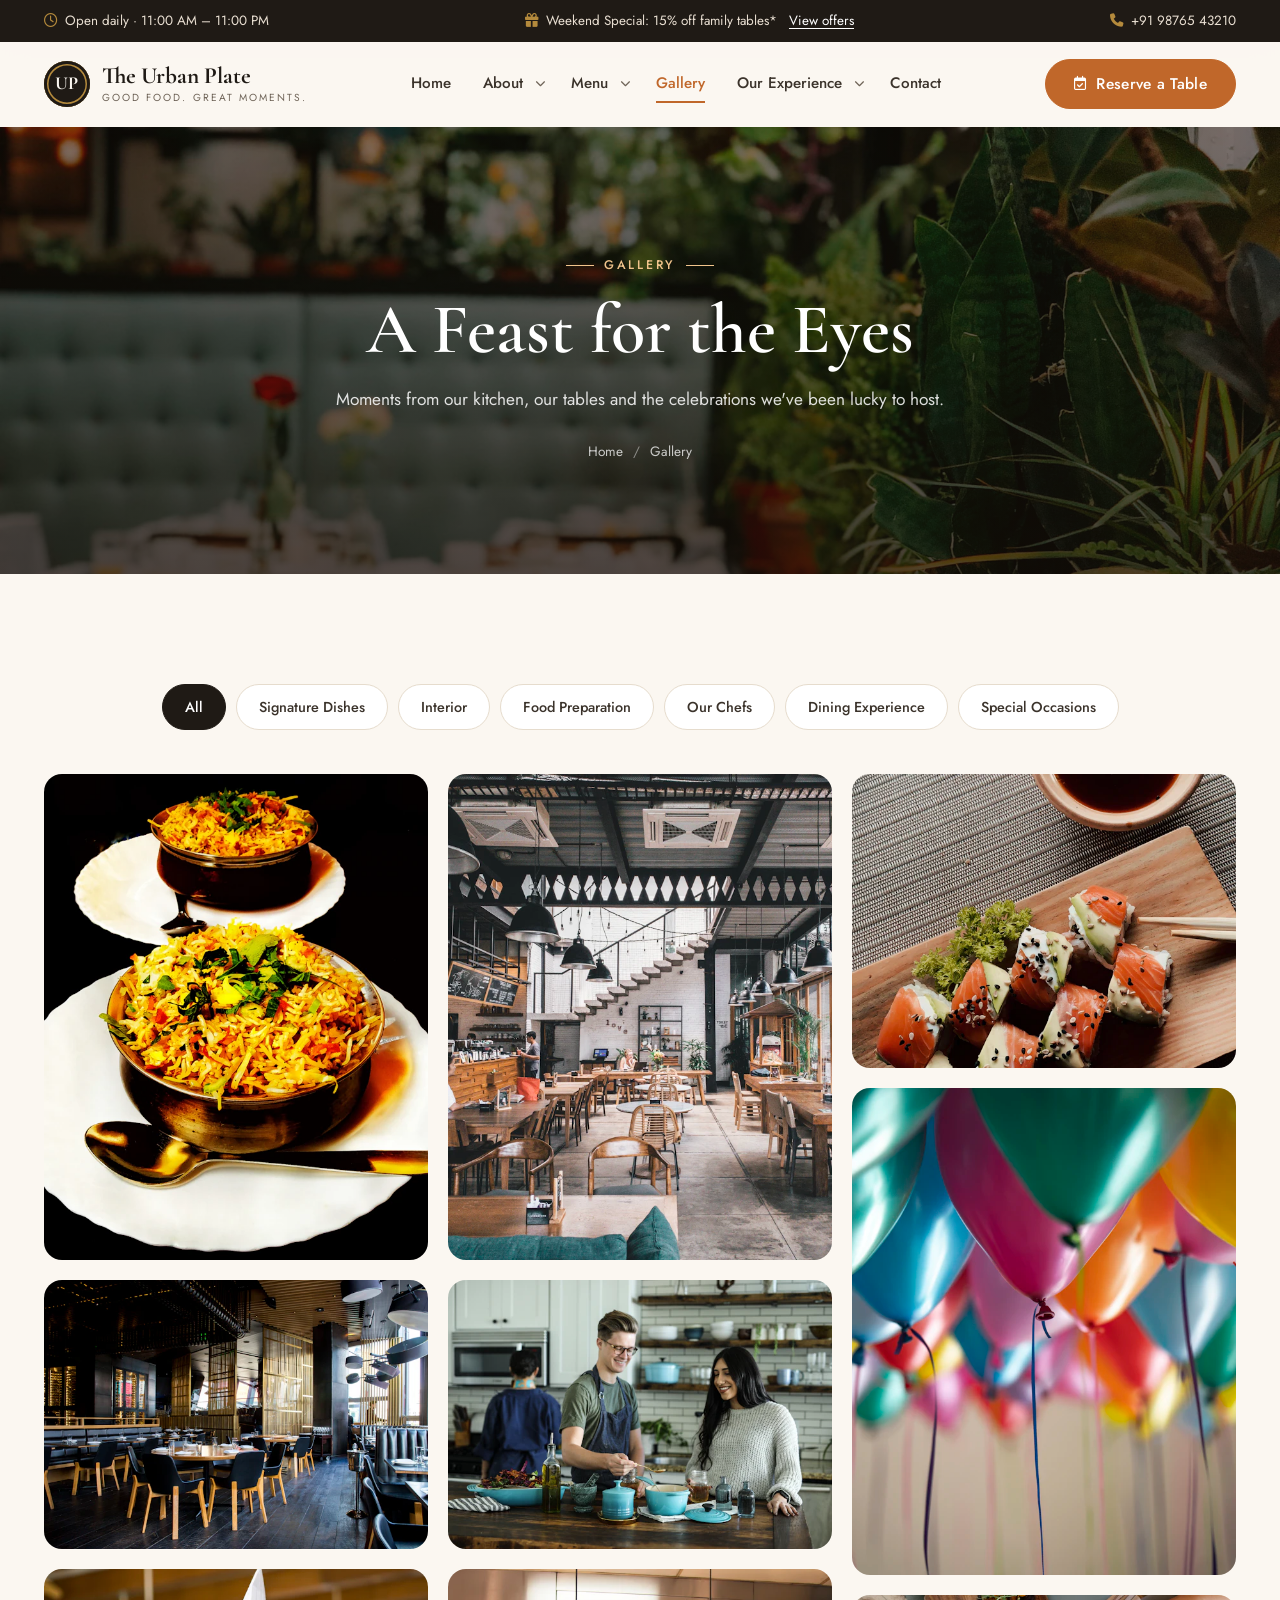
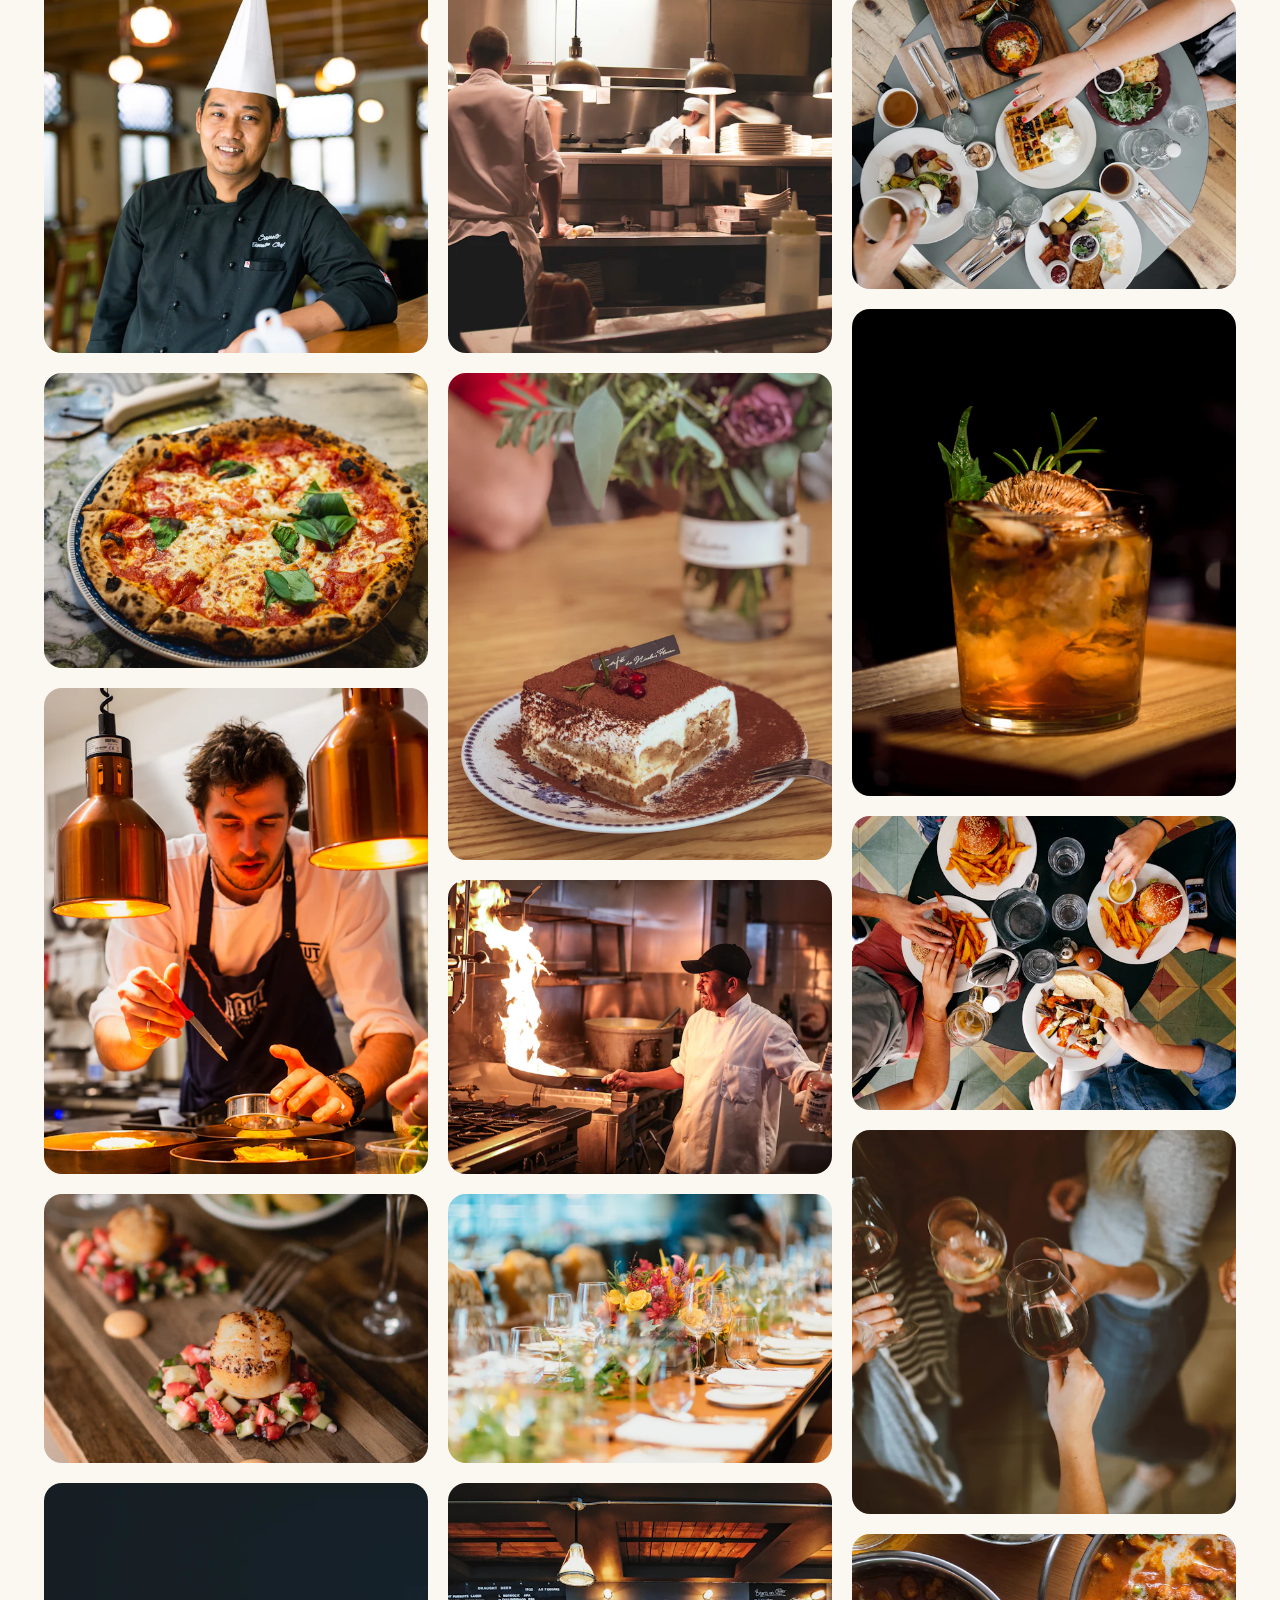
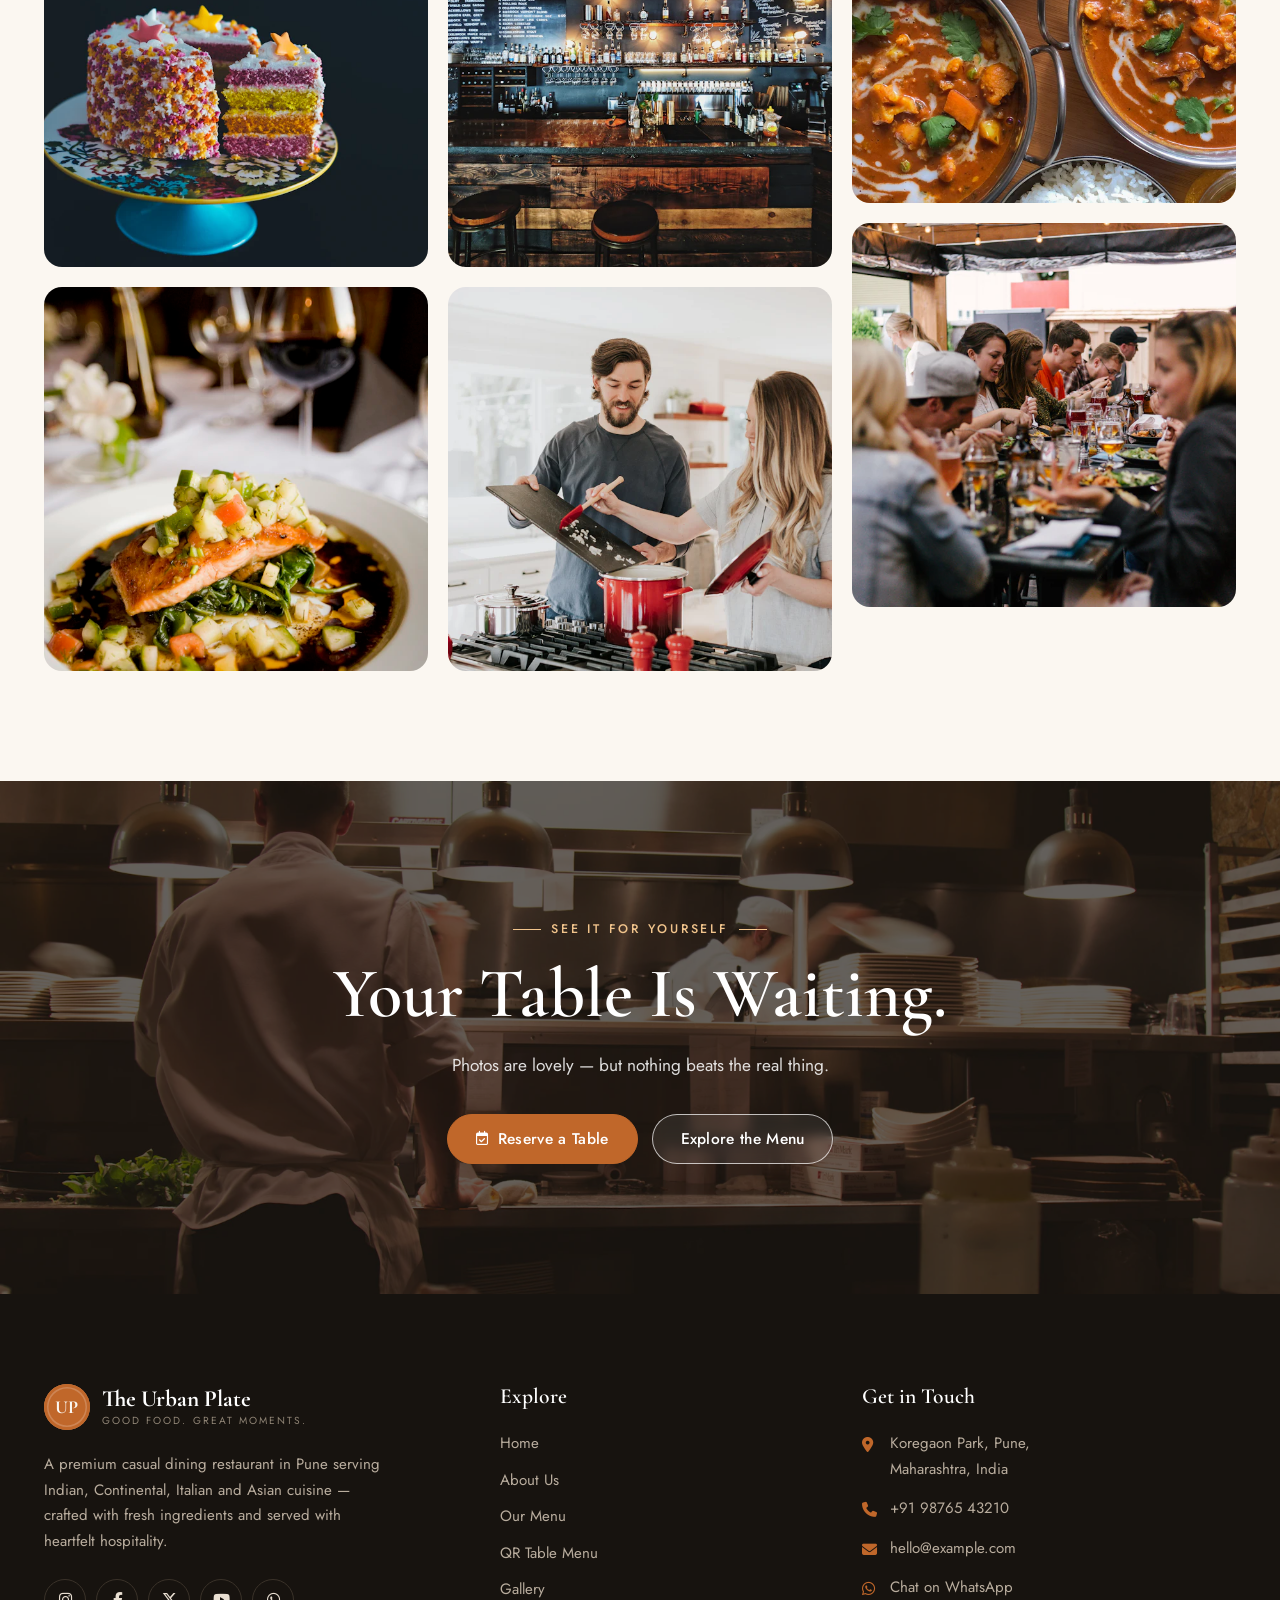
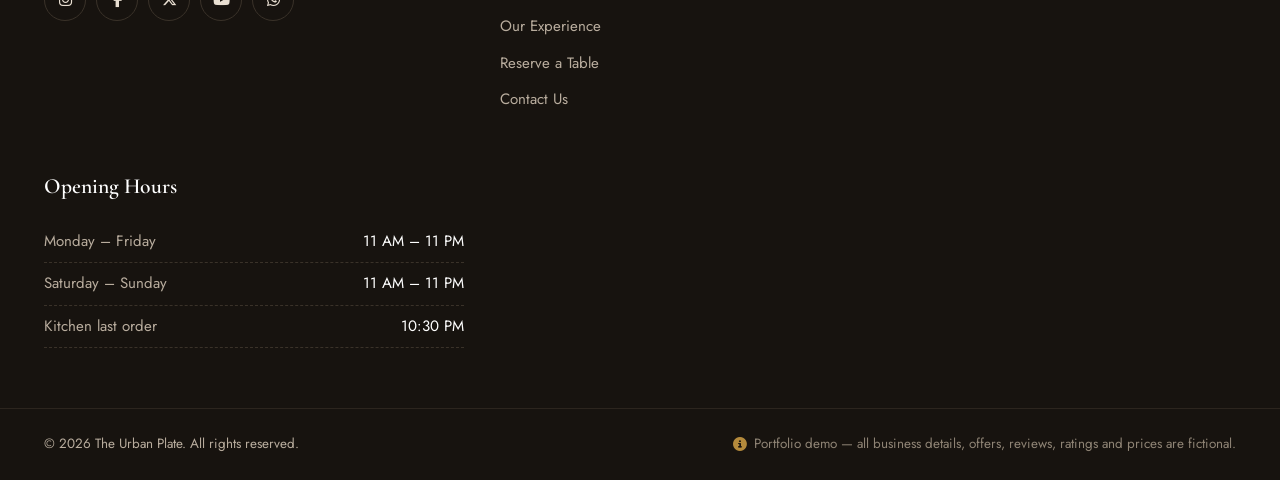
<file: gallery.html>
<!DOCTYPE html>
<html lang="en">
<head>
  <meta charset="UTF-8">
  <meta name="viewport" content="width=device-width, initial-scale=1">
  <title>Gallery | Food, Interiors &amp; Celebrations — The Urban Plate, Pune</title>
  <meta name="description" content="A photo gallery of The Urban Plate — signature dishes, restaurant interiors, food preparation, our chefs, the dining experience and special occasions.">
  <meta name="theme-color" content="#1f1a15">
  <meta name="robots" content="index, follow">
  <meta property="og:type" content="website">
  <meta property="og:site_name" content="The Urban Plate">
  <meta property="og:image" content="https://ramrestaurant-demo.pages.dev/assets/images/hero/a-beautifully-plated-spread-of-1200.webp">
  <link rel="canonical" href="https://ramrestaurant-demo.pages.dev/gallery">
  <link rel="icon" href="assets/icons/favicon.svg" type="image/svg+xml">
  <link rel="apple-touch-icon" href="assets/icons/favicon.svg">
  <link rel="preconnect" href="https://fonts.googleapis.com">
  <link rel="preconnect" href="https://fonts.gstatic.com" crossorigin>
  <link rel="stylesheet" href="https://fonts.googleapis.com/css2?family=Cormorant+Garamond:ital,wght@0,500;0,600;0,700;1,500;1,600&amp;family=Jost:wght@300;400;500;600&amp;display=swap">
  <link rel="stylesheet" href="https://cdnjs.cloudflare.com/ajax/libs/font-awesome/6.5.1/css/all.min.css" referrerpolicy="no-referrer">
  <link rel="stylesheet" href="css/style.css">
  <link rel="stylesheet" href="css/animations.css">
  <link rel="stylesheet" href="css/responsive.css">
</head>
<body data-page="gallery">
  <a class="skip-link" href="#main">Skip to main content</a>

  <!-- Announcement bar -->
  <div class="announce" role="region" aria-label="Announcements">
    <div class="container announce-inner">
      <p><i class="fa-regular fa-clock" aria-hidden="true"></i> Open daily · 11:00 AM – 11:00 PM</p>
      <p class="announce-offer"><i class="fa-solid fa-gift" aria-hidden="true"></i> Weekend Special: 15% off family tables* <a href="index.html#offers">View offers</a></p>
      <a href="tel:+919876543210"><i class="fa-solid fa-phone" aria-hidden="true"></i> +91 98765 43210</a>
    </div>
  </div>

  <!-- Header / navigation -->
  <header class="site-header" id="siteHeader">
    <div class="container nav-wrap">
      <a href="index.html" class="logo" aria-label="The Urban Plate — home">
        <span class="logo-mark" aria-hidden="true">UP</span>
        <span class="logo-text">The Urban Plate<small>Good Food. Great Moments.</small></span>
      </a>

      <nav class="main-nav" id="mainNav" aria-label="Primary">
        <ul class="nav-list">
          <li><a href="index.html" data-page="home">Home</a></li>
          <li class="has-dropdown">
            <a href="about.html" data-page="about">About</a>
            <button class="dd-toggle" type="button" aria-expanded="false" aria-label="Show About submenu"><i class="fa-solid fa-chevron-down" aria-hidden="true"></i></button>
            <ul class="dropdown">
              <li><a href="about.html#story"><i class="fa-solid fa-book-open" aria-hidden="true"></i> Our Story</a></li>
              <li><a href="about.html#journey"><i class="fa-solid fa-route" aria-hidden="true"></i> Our Journey</a></li>
              <li><a href="about.html#chef"><i class="fa-solid fa-user-tie" aria-hidden="true"></i> Meet the Chef</a></li>
              <li><a href="about.html#ingredients"><i class="fa-solid fa-leaf" aria-hidden="true"></i> Quality &amp; Ingredients</a></li>
            </ul>
          </li>
          <li class="has-dropdown">
            <a href="menu.html" data-page="menu">Menu</a>
            <button class="dd-toggle" type="button" aria-expanded="false" aria-label="Show Menu submenu"><i class="fa-solid fa-chevron-down" aria-hidden="true"></i></button>
            <ul class="dropdown">
              <li><a href="menu.html?popular=1"><i class="fa-solid fa-star" aria-hidden="true"></i> Popular Dishes</a></li>
              <li><a href="menu.html?cat=starters"><i class="fa-solid fa-fire-burner" aria-hidden="true"></i> Starters</a></li>
              <li><a href="menu.html?cat=indian"><i class="fa-solid fa-pepper-hot" aria-hidden="true"></i> Indian</a></li>
              <li><a href="menu.html?cat=italian"><i class="fa-solid fa-pizza-slice" aria-hidden="true"></i> Italian</a></li>
              <li><a href="menu.html?cat=asian"><i class="fa-solid fa-bowl-rice" aria-hidden="true"></i> Asian</a></li>
              <li><a href="menu.html?cat=desserts"><i class="fa-solid fa-ice-cream" aria-hidden="true"></i> Desserts</a></li>
              <li><a href="menu.html?cat=beverages"><i class="fa-solid fa-martini-glass-citrus" aria-hidden="true"></i> Beverages</a></li>
              <li><a href="qr-menu.html"><i class="fa-solid fa-qrcode" aria-hidden="true"></i> QR Table Menu</a></li>
            </ul>
          </li>
          <li><a href="gallery.html" data-page="gallery">Gallery</a></li>
          <li class="has-dropdown">
            <a href="experience.html" data-page="experience">Our Experience</a>
            <button class="dd-toggle" type="button" aria-expanded="false" aria-label="Show Our Experience submenu"><i class="fa-solid fa-chevron-down" aria-hidden="true"></i></button>
            <ul class="dropdown">
              <li><a href="experience.html#family"><i class="fa-solid fa-people-roof" aria-hidden="true"></i> Family Dining</a></li>
              <li><a href="experience.html#romantic"><i class="fa-solid fa-heart" aria-hidden="true"></i> Romantic Dinners</a></li>
              <li><a href="experience.html#birthdays"><i class="fa-solid fa-cake-candles" aria-hidden="true"></i> Birthdays</a></li>
              <li><a href="experience.html#corporate"><i class="fa-solid fa-briefcase" aria-hidden="true"></i> Corporate Dining</a></li>
              <li><a href="experience.html#private"><i class="fa-solid fa-champagne-glasses" aria-hidden="true"></i> Private Events</a></li>
            </ul>
          </li>
          <li><a href="contact.html" data-page="contact">Contact</a></li>
        </ul>
        <div class="mobile-nav-extra">
          <a href="reservation.html" class="btn"><i class="fa-regular fa-calendar-check" aria-hidden="true"></i> Reserve a Table</a>
          <a href="tel:+919876543210" class="btn btn-outline"><i class="fa-solid fa-phone" aria-hidden="true"></i> Call +91 98765 43210</a>
          <p>Open daily · 11:00 AM – 11:00 PM</p>
        </div>
      </nav>

      <div class="nav-cta">
        <a href="tel:+919876543210" class="nav-phone" aria-label="Call The Urban Plate"><i class="fa-solid fa-phone" aria-hidden="true"></i></a>
        <a href="reservation.html" class="btn btn-reserve-desktop" data-page-cta="reservation"><i class="fa-regular fa-calendar-check" aria-hidden="true"></i> Reserve a Table</a>
        <button class="hamburger" id="hamburger" type="button" aria-label="Open menu" aria-expanded="false" aria-controls="mainNav"><span></span><span></span><span></span></button>
      </div>
    </div>
  </header>
  <div class="nav-backdrop" aria-hidden="true"></div>


<main id="main">
  <section class="page-hero">
    <img class="page-hero-bg" src="assets/images/hero/1537047902294-62a40c20a6ae-1800.webp" alt="" width="1800" height="900">
    <div class="container">
      <span class="eyebrow center">Gallery</span>
      <h1>A Feast for the Eyes</h1>
      <p>Moments from our kitchen, our tables and the celebrations we've been lucky to host.</p>
      <ol class="breadcrumb" aria-label="Breadcrumb"><li><a href="index.html">Home</a></li><li aria-current="page">Gallery</li></ol>
    </div>
  </section>

  <section class="section">
    <div class="container">
      <div class="filter-bar" role="group" aria-label="Filter gallery">
        <button type="button" class="filter-btn active" data-filter="all" aria-pressed="true">All</button>
        <button type="button" class="filter-btn" data-filter="dishes" aria-pressed="false">Signature Dishes</button>
        <button type="button" class="filter-btn" data-filter="interior" aria-pressed="false">Interior</button>
        <button type="button" class="filter-btn" data-filter="kitchen" aria-pressed="false">Food Preparation</button>
        <button type="button" class="filter-btn" data-filter="chefs" aria-pressed="false">Our Chefs</button>
        <button type="button" class="filter-btn" data-filter="dining" aria-pressed="false">Dining Experience</button>
        <button type="button" class="filter-btn" data-filter="occasions" aria-pressed="false">Special Occasions</button>
      </div>

      <div class="gallery-grid" id="galleryGrid">
        <button type="button" class="gallery-item" data-cat="dishes" data-label="Signature Dishes" data-title="Hyderabadi Dum Biryani" data-full="assets/images/gallery/hyderabadi-dum-biryani-1600.webp" aria-label="Open image: Hyderabadi Dum Biryani">
          <img src="assets/images/gallery/hyderabadi-dum-biryani-600x760.webp" alt="Hyderabadi Dum Biryani — signature dishes at The Urban Plate" loading="lazy" decoding="async" width="600" height="760">
          <span class="gallery-cap"><span><small>Signature Dishes</small><strong>Hyderabadi Dum Biryani</strong></span><i class="fa-solid fa-expand" aria-hidden="true"></i></span>
        </button>
        <button type="button" class="gallery-item" data-cat="interior" data-label="Interior" data-title="The Main Dining Hall" data-full="assets/images/gallery/warm-and-elegant-restaurant-ambience-1600.webp" aria-label="Open image: The Main Dining Hall">
          <img src="assets/images/gallery/warm-and-elegant-restaurant-ambience-600x420.webp" alt="The Main Dining Hall — interior at The Urban Plate" loading="lazy" decoding="async" width="600" height="420">
          <span class="gallery-cap"><span><small>Interior</small><strong>The Main Dining Hall</strong></span><i class="fa-solid fa-expand" aria-hidden="true"></i></span>
        </button>
        <button type="button" class="gallery-item" data-cat="kitchen" data-label="Food Preparation" data-title="Plating with Precision" data-full="assets/images/gallery/pastry-chef-decorating-a-dessert-1600.webp" aria-label="Open image: Plating with Precision">
          <img src="assets/images/gallery/pastry-chef-decorating-a-dessert-600x600.webp" alt="Plating with Precision — food preparation at The Urban Plate" loading="lazy" decoding="async" width="600" height="600">
          <span class="gallery-cap"><span><small>Food Preparation</small><strong>Plating with Precision</strong></span><i class="fa-solid fa-expand" aria-hidden="true"></i></span>
        </button>
        <button type="button" class="gallery-item" data-cat="dishes" data-label="Signature Dishes" data-title="Wood-Fired Margherita" data-full="assets/images/gallery/wood-fired-margherita-1600.webp" aria-label="Open image: Wood-Fired Margherita">
          <img src="assets/images/gallery/wood-fired-margherita-600x460.webp" alt="Wood-Fired Margherita — signature dishes at The Urban Plate" loading="lazy" decoding="async" width="600" height="460">
          <span class="gallery-cap"><span><small>Signature Dishes</small><strong>Wood-Fired Margherita</strong></span><i class="fa-solid fa-expand" aria-hidden="true"></i></span>
        </button>
        <button type="button" class="gallery-item" data-cat="chefs" data-label="Our Chefs" data-title="Chef Arjun Mehra" data-full="assets/images/gallery/executive-chef-arjun-mehra-in-1600.webp" aria-label="Open image: Chef Arjun Mehra">
          <img src="assets/images/gallery/executive-chef-arjun-mehra-in-600x760.webp" alt="Chef Arjun Mehra — our chefs at The Urban Plate" loading="lazy" decoding="async" width="600" height="760">
          <span class="gallery-cap"><span><small>Our Chefs</small><strong>Chef Arjun Mehra</strong></span><i class="fa-solid fa-expand" aria-hidden="true"></i></span>
        </button>
        <button type="button" class="gallery-item" data-cat="dining" data-label="Dining Experience" data-title="Sunday Family Lunch" data-full="assets/images/gallery/family-enjoying-a-meal-together-1600.webp" aria-label="Open image: Sunday Family Lunch">
          <img src="assets/images/gallery/family-enjoying-a-meal-together-600x420.webp" alt="Sunday Family Lunch — dining experience at The Urban Plate" loading="lazy" decoding="async" width="600" height="420">
          <span class="gallery-cap"><span><small>Dining Experience</small><strong>Sunday Family Lunch</strong></span><i class="fa-solid fa-expand" aria-hidden="true"></i></span>
        </button>
        <button type="button" class="gallery-item" data-cat="occasions" data-label="Special Occasions" data-title="Birthday Celebrations" data-full="assets/images/gallery/birthday-cake-with-candles-1600.webp" aria-label="Open image: Birthday Celebrations">
          <img src="assets/images/gallery/birthday-cake-with-candles-600x600.webp" alt="Birthday Celebrations — special occasions at The Urban Plate" loading="lazy" decoding="async" width="600" height="600">
          <span class="gallery-cap"><span><small>Special Occasions</small><strong>Birthday Celebrations</strong></span><i class="fa-solid fa-expand" aria-hidden="true"></i></span>
        </button>
        <button type="button" class="gallery-item" data-cat="dishes" data-label="Signature Dishes" data-title="Herb-Crusted Salmon" data-full="assets/images/gallery/herb-crusted-grilled-salmon-1600.webp" aria-label="Open image: Herb-Crusted Salmon">
          <img src="assets/images/gallery/herb-crusted-grilled-salmon-600x600.webp" alt="Herb-Crusted Salmon — signature dishes at The Urban Plate" loading="lazy" decoding="async" width="600" height="600">
          <span class="gallery-cap"><span><small>Signature Dishes</small><strong>Herb-Crusted Salmon</strong></span><i class="fa-solid fa-expand" aria-hidden="true"></i></span>
        </button>
        <button type="button" class="gallery-item" data-cat="interior" data-label="Interior" data-title="Evening Ambience" data-full="assets/images/gallery/inviting-restaurant-interior-with-warm-1600.webp" aria-label="Open image: Evening Ambience">
          <img src="assets/images/gallery/inviting-restaurant-interior-with-warm-600x760.webp" alt="Evening Ambience — interior at The Urban Plate" loading="lazy" decoding="async" width="600" height="760">
          <span class="gallery-cap"><span><small>Interior</small><strong>Evening Ambience</strong></span><i class="fa-solid fa-expand" aria-hidden="true"></i></span>
        </button>
        <button type="button" class="gallery-item" data-cat="kitchen" data-label="Food Preparation" data-title="Inside Our Open Kitchen" data-full="assets/images/gallery/inside-our-open-kitchen-1600.webp" aria-label="Open image: Inside Our Open Kitchen">
          <img src="assets/images/gallery/inside-our-open-kitchen-600x420.webp" alt="Inside Our Open Kitchen — food preparation at The Urban Plate" loading="lazy" decoding="async" width="600" height="420">
          <span class="gallery-cap"><span><small>Food Preparation</small><strong>Inside Our Open Kitchen</strong></span><i class="fa-solid fa-expand" aria-hidden="true"></i></span>
        </button>
        <button type="button" class="gallery-item" data-cat="dining" data-label="Dining Experience" data-title="Candle-Lit Dinners" data-full="assets/images/gallery/candle-lit-table-for-two-1600.webp" aria-label="Open image: Candle-Lit Dinners">
          <img src="assets/images/gallery/candle-lit-table-for-two-600x600.webp" alt="Candle-Lit Dinners — dining experience at The Urban Plate" loading="lazy" decoding="async" width="600" height="600">
          <span class="gallery-cap"><span><small>Dining Experience</small><strong>Candle-Lit Dinners</strong></span><i class="fa-solid fa-expand" aria-hidden="true"></i></span>
        </button>
        <button type="button" class="gallery-item" data-cat="dishes" data-label="Signature Dishes" data-title="Classic Tiramisu" data-full="assets/images/gallery/classic-tiramisu-1600.webp" aria-label="Open image: Classic Tiramisu">
          <img src="assets/images/gallery/classic-tiramisu-600x760.webp" alt="Classic Tiramisu — signature dishes at The Urban Plate" loading="lazy" decoding="async" width="600" height="760">
          <span class="gallery-cap"><span><small>Signature Dishes</small><strong>Classic Tiramisu</strong></span><i class="fa-solid fa-expand" aria-hidden="true"></i></span>
        </button>
        <button type="button" class="gallery-item" data-cat="chefs" data-label="Our Chefs" data-title="Our Kitchen Brigade" data-full="assets/images/gallery/sous-chef-plating-food-1600.webp" aria-label="Open image: Our Kitchen Brigade">
          <img src="assets/images/gallery/sous-chef-plating-food-600x460.webp" alt="Our Kitchen Brigade — our chefs at The Urban Plate" loading="lazy" decoding="async" width="600" height="460">
          <span class="gallery-cap"><span><small>Our Chefs</small><strong>Our Kitchen Brigade</strong></span><i class="fa-solid fa-expand" aria-hidden="true"></i></span>
        </button>
        <button type="button" class="gallery-item" data-cat="occasions" data-label="Special Occasions" data-title="Engagement Dinner" data-full="assets/images/gallery/engagement-dinner-1600.webp" aria-label="Open image: Engagement Dinner">
          <img src="assets/images/gallery/engagement-dinner-600x420.webp" alt="Engagement Dinner — special occasions at The Urban Plate" loading="lazy" decoding="async" width="600" height="420">
          <span class="gallery-cap"><span><small>Special Occasions</small><strong>Engagement Dinner</strong></span><i class="fa-solid fa-expand" aria-hidden="true"></i></span>
        </button>
        <button type="button" class="gallery-item" data-cat="interior" data-label="Interior" data-title="The Beverage Bar" data-full="assets/images/gallery/bar-counter-with-ambient-lights-1600.webp" aria-label="Open image: The Beverage Bar">
          <img src="assets/images/gallery/bar-counter-with-ambient-lights-600x600.webp" alt="The Beverage Bar — interior at The Urban Plate" loading="lazy" decoding="async" width="600" height="600">
          <span class="gallery-cap"><span><small>Interior</small><strong>The Beverage Bar</strong></span><i class="fa-solid fa-expand" aria-hidden="true"></i></span>
        </button>
        <button type="button" class="gallery-item" data-cat="kitchen" data-label="Food Preparation" data-title="Fresh Prep Every Morning" data-full="assets/images/gallery/chef-preparing-fresh-ingredients-1600.webp" aria-label="Open image: Fresh Prep Every Morning">
          <img src="assets/images/gallery/chef-preparing-fresh-ingredients-600x600.webp" alt="Fresh Prep Every Morning — food preparation at The Urban Plate" loading="lazy" decoding="async" width="600" height="600">
          <span class="gallery-cap"><span><small>Food Preparation</small><strong>Fresh Prep Every Morning</strong></span><i class="fa-solid fa-expand" aria-hidden="true"></i></span>
        </button>
        <button type="button" class="gallery-item" data-cat="dishes" data-label="Signature Dishes" data-title="Salmon Avocado Sushi" data-full="assets/images/gallery/salmon-avocado-sushi-roll-1600.webp" aria-label="Open image: Salmon Avocado Sushi">
          <img src="assets/images/gallery/salmon-avocado-sushi-roll-600x460.webp" alt="Salmon Avocado Sushi — signature dishes at The Urban Plate" loading="lazy" decoding="async" width="600" height="460">
          <span class="gallery-cap"><span><small>Signature Dishes</small><strong>Salmon Avocado Sushi</strong></span><i class="fa-solid fa-expand" aria-hidden="true"></i></span>
        </button>
        <button type="button" class="gallery-item" data-cat="occasions" data-label="Special Occasions" data-title="Party Celebrations" data-full="assets/images/gallery/party-celebrations-1600.webp" aria-label="Open image: Party Celebrations">
          <img src="assets/images/gallery/party-celebrations-600x760.webp" alt="Party Celebrations — special occasions at The Urban Plate" loading="lazy" decoding="async" width="600" height="760">
          <span class="gallery-cap"><span><small>Special Occasions</small><strong>Party Celebrations</strong></span><i class="fa-solid fa-expand" aria-hidden="true"></i></span>
        </button>
        <button type="button" class="gallery-item" data-cat="dining" data-label="Dining Experience" data-title="Set for the Evening" data-full="assets/images/gallery/table-set-with-glassware-1600.webp" aria-label="Open image: Set for the Evening">
          <img src="assets/images/gallery/table-set-with-glassware-600x460.webp" alt="Set for the Evening — dining experience at The Urban Plate" loading="lazy" decoding="async" width="600" height="460">
          <span class="gallery-cap"><span><small>Dining Experience</small><strong>Set for the Evening</strong></span><i class="fa-solid fa-expand" aria-hidden="true"></i></span>
        </button>
        <button type="button" class="gallery-item" data-cat="dishes" data-label="Signature Dishes" data-title="Urban Sunset Mocktail" data-full="assets/images/gallery/urban-sunset-mocktail-1600.webp" aria-label="Open image: Urban Sunset Mocktail">
          <img src="assets/images/gallery/urban-sunset-mocktail-600x760.webp" alt="Urban Sunset Mocktail — signature dishes at The Urban Plate" loading="lazy" decoding="async" width="600" height="760">
          <span class="gallery-cap"><span><small>Signature Dishes</small><strong>Urban Sunset Mocktail</strong></span><i class="fa-solid fa-expand" aria-hidden="true"></i></span>
        </button>
        <button type="button" class="gallery-item" data-cat="interior" data-label="Interior" data-title="Cosy Corners" data-full="assets/images/gallery/main-dining-hall-with-warm-1600.webp" aria-label="Open image: Cosy Corners">
          <img src="assets/images/gallery/main-dining-hall-with-warm-600x460.webp" alt="Cosy Corners — interior at The Urban Plate" loading="lazy" decoding="async" width="600" height="460">
          <span class="gallery-cap"><span><small>Interior</small><strong>Cosy Corners</strong></span><i class="fa-solid fa-expand" aria-hidden="true"></i></span>
        </button>
        <button type="button" class="gallery-item" data-cat="occasions" data-label="Special Occasions" data-title="Private Event Evening" data-full="assets/images/gallery/guests-enjoying-a-private-event-1600.webp" aria-label="Open image: Private Event Evening">
          <img src="assets/images/gallery/guests-enjoying-a-private-event-600x600.webp" alt="Private Event Evening — special occasions at The Urban Plate" loading="lazy" decoding="async" width="600" height="600">
          <span class="gallery-cap"><span><small>Special Occasions</small><strong>Private Event Evening</strong></span><i class="fa-solid fa-expand" aria-hidden="true"></i></span>
        </button>
        <button type="button" class="gallery-item" data-cat="dishes" data-label="Signature Dishes" data-title="Paneer Makhani" data-full="assets/images/gallery/paneer-makhani-1600.webp" aria-label="Open image: Paneer Makhani">
          <img src="assets/images/gallery/paneer-makhani-600x420.webp" alt="Paneer Makhani — signature dishes at The Urban Plate" loading="lazy" decoding="async" width="600" height="420">
          <span class="gallery-cap"><span><small>Signature Dishes</small><strong>Paneer Makhani</strong></span><i class="fa-solid fa-expand" aria-hidden="true"></i></span>
        </button>
        <button type="button" class="gallery-item" data-cat="dining" data-label="Dining Experience" data-title="Friends &amp; Good Times" data-full="assets/images/gallery/friends-and-good-times-1600.webp" aria-label="Open image: Friends &amp; Good Times">
          <img src="assets/images/gallery/friends-and-good-times-600x600.webp" alt="Friends &amp; Good Times — dining experience at The Urban Plate" loading="lazy" decoding="async" width="600" height="600">
          <span class="gallery-cap"><span><small>Dining Experience</small><strong>Friends &amp; Good Times</strong></span><i class="fa-solid fa-expand" aria-hidden="true"></i></span>
        </button>
      </div>
    </div>
  </section>

  <section class="cta-band" aria-labelledby="cta-title">
    <img class="cta-bg" src="assets/images/hero/candle-lit-table-for-two-1800.webp" alt="" loading="lazy" width="1800" height="1000">
    <div class="container" data-reveal>
      <span class="eyebrow center">See It For Yourself</span>
      <h2 id="cta-title">Your Table Is Waiting.</h2>
      <p>Photos are lovely — but nothing beats the real thing.</p>
      <div class="cta-actions">
        <a href="reservation.html" class="btn"><i class="fa-regular fa-calendar-check" aria-hidden="true"></i> Reserve a Table</a>
        <a href="menu.html" class="btn btn-ghost-light">Explore the Menu</a>
      </div>
    </div>
  </section>
</main>

<!-- Lightbox -->
<div class="lightbox" id="lightbox" role="dialog" aria-modal="true" aria-label="Image preview" aria-hidden="true">
  <span class="lb-count" aria-live="polite"></span>
  <button type="button" class="lb-btn lb-close" aria-label="Close preview"><i class="fa-solid fa-xmark" aria-hidden="true"></i></button>
  <button type="button" class="lb-btn lb-prev" aria-label="Previous image"><i class="fa-solid fa-chevron-left" aria-hidden="true"></i></button>
  <figure>
    <img src="[data-uri]" alt="">
    <figcaption><strong></strong><span></span></figcaption>
  </figure>
  <button type="button" class="lb-btn lb-next" aria-label="Next image"><i class="fa-solid fa-chevron-right" aria-hidden="true"></i></button>
</div>

  <!-- Footer -->
  <footer class="site-footer">
    <div class="container footer-grid">
      <div>
        <a href="index.html" class="logo" aria-label="The Urban Plate — home">
          <span class="logo-mark" aria-hidden="true">UP</span>
          <span class="logo-text">The Urban Plate<small>Good Food. Great Moments.</small></span>
        </a>
        <p class="footer-about">A premium casual dining restaurant in Pune serving Indian, Continental, Italian and Asian cuisine — crafted with fresh ingredients and served with heartfelt hospitality.</p>
        <div class="socials" aria-label="Social media">
          <a href="https://www.instagram.com/" target="_blank" rel="noopener" aria-label="Instagram (opens in new tab)"><i class="fa-brands fa-instagram" aria-hidden="true"></i></a>
          <a href="https://www.facebook.com/" target="_blank" rel="noopener" aria-label="Facebook (opens in new tab)"><i class="fa-brands fa-facebook-f" aria-hidden="true"></i></a>
          <a href="https://x.com/" target="_blank" rel="noopener" aria-label="X (opens in new tab)"><i class="fa-brands fa-x-twitter" aria-hidden="true"></i></a>
          <a href="https://www.youtube.com/" target="_blank" rel="noopener" aria-label="YouTube (opens in new tab)"><i class="fa-brands fa-youtube" aria-hidden="true"></i></a>
          <a href="https://wa.me/919876543210" target="_blank" rel="noopener" aria-label="WhatsApp (opens in new tab)"><i class="fa-brands fa-whatsapp" aria-hidden="true"></i></a>
        </div>
      </div>
      <div>
        <h4>Explore</h4>
        <ul class="footer-links">
          <li><a href="index.html">Home</a></li>
          <li><a href="about.html">About Us</a></li>
          <li><a href="menu.html">Our Menu</a></li>
          <li><a href="qr-menu.html">QR Table Menu</a></li>
          <li><a href="gallery.html">Gallery</a></li>
          <li><a href="experience.html">Our Experience</a></li>
          <li><a href="reservation.html">Reserve a Table</a></li>
          <li><a href="contact.html">Contact Us</a></li>
        </ul>
      </div>
      <div>
        <h4>Get in Touch</h4>
        <ul class="footer-contact">
          <li><i class="fa-solid fa-location-dot" aria-hidden="true"></i><span>Koregaon Park, Pune,<br>Maharashtra, India</span></li>
          <li><i class="fa-solid fa-phone" aria-hidden="true"></i><a href="tel:+919876543210">+91 98765 43210</a></li>
          <li><i class="fa-solid fa-envelope" aria-hidden="true"></i><a href="mailto:hello@example.com">hello@example.com</a></li>
          <li><i class="fa-brands fa-whatsapp" aria-hidden="true"></i><a href="https://wa.me/919876543210" target="_blank" rel="noopener">Chat on WhatsApp</a></li>
        </ul>
      </div>
      <div>
        <h4>Opening Hours</h4>
        <ul class="footer-hours">
          <li><span>Monday – Friday</span><span>11 AM – 11 PM</span></li>
          <li><span>Saturday – Sunday</span><span>11 AM – 11 PM</span></li>
          <li><span>Kitchen last order</span><span>10:30 PM</span></li>
        </ul>
      </div>
    </div>
    <div class="footer-bottom">
      <div class="container">
        <span>&copy; <span data-year>2026</span> The Urban Plate. All rights reserved.</span>
        <span class="demo-note"><i class="fa-solid fa-circle-info" aria-hidden="true"></i> Portfolio demo — all business details, offers, reviews, ratings and prices are fictional.</span>
      </div>
    </div>
  </footer>

  <!-- Mobile quick actions -->
  <nav class="mobile-bar" aria-label="Quick actions">
    <a href="tel:+919876543210" class="mb-ghost"><i class="fa-solid fa-phone" aria-hidden="true"></i> Call</a>
    <a href="menu.html" class="mb-ghost"><i class="fa-solid fa-book-open" aria-hidden="true"></i> Menu</a>
    <a href="reservation.html" class="mb-primary"><i class="fa-regular fa-calendar-check" aria-hidden="true"></i> Reserve</a>
  </nav>

  <button class="back-to-top" type="button" aria-label="Back to top"><i class="fa-solid fa-arrow-up" aria-hidden="true"></i></button>

<script src="js/main.js" defer></script>
<script src="js/gallery.js" defer></script>
</body>
</html>
</file>
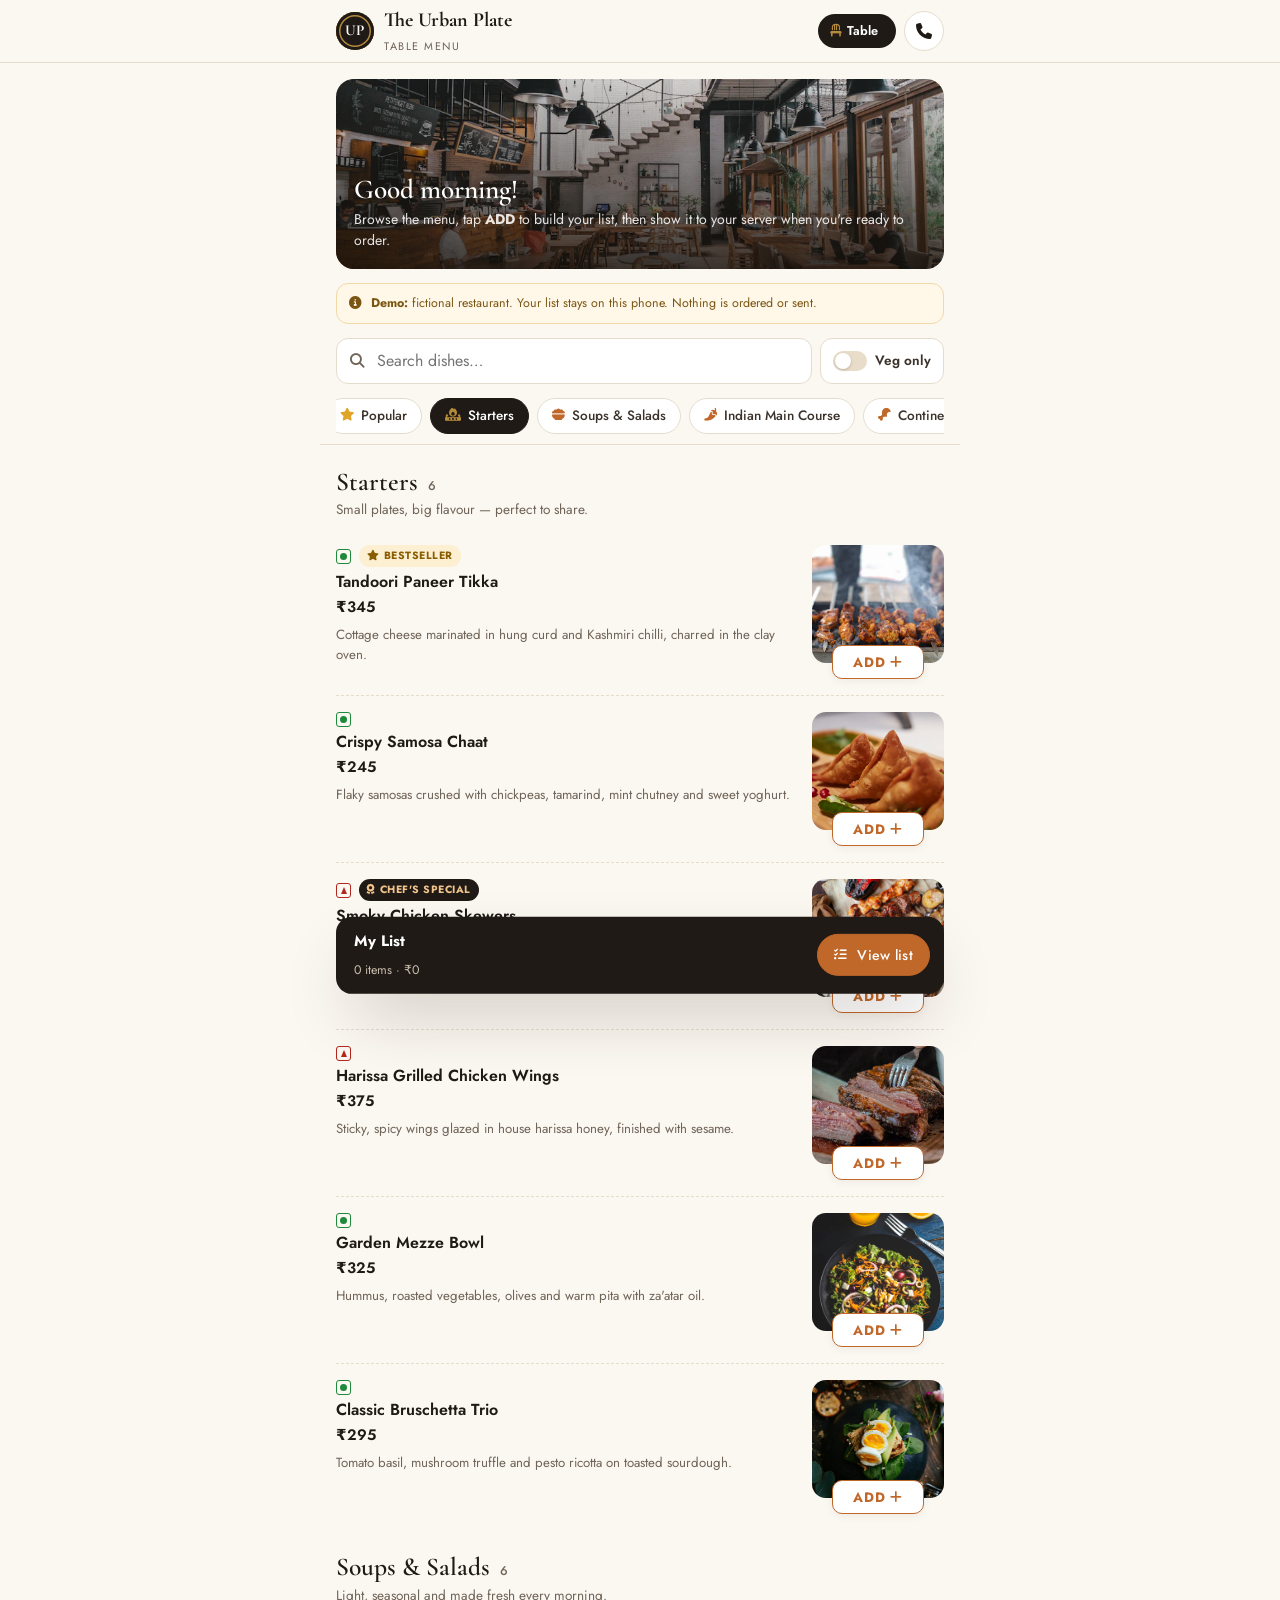
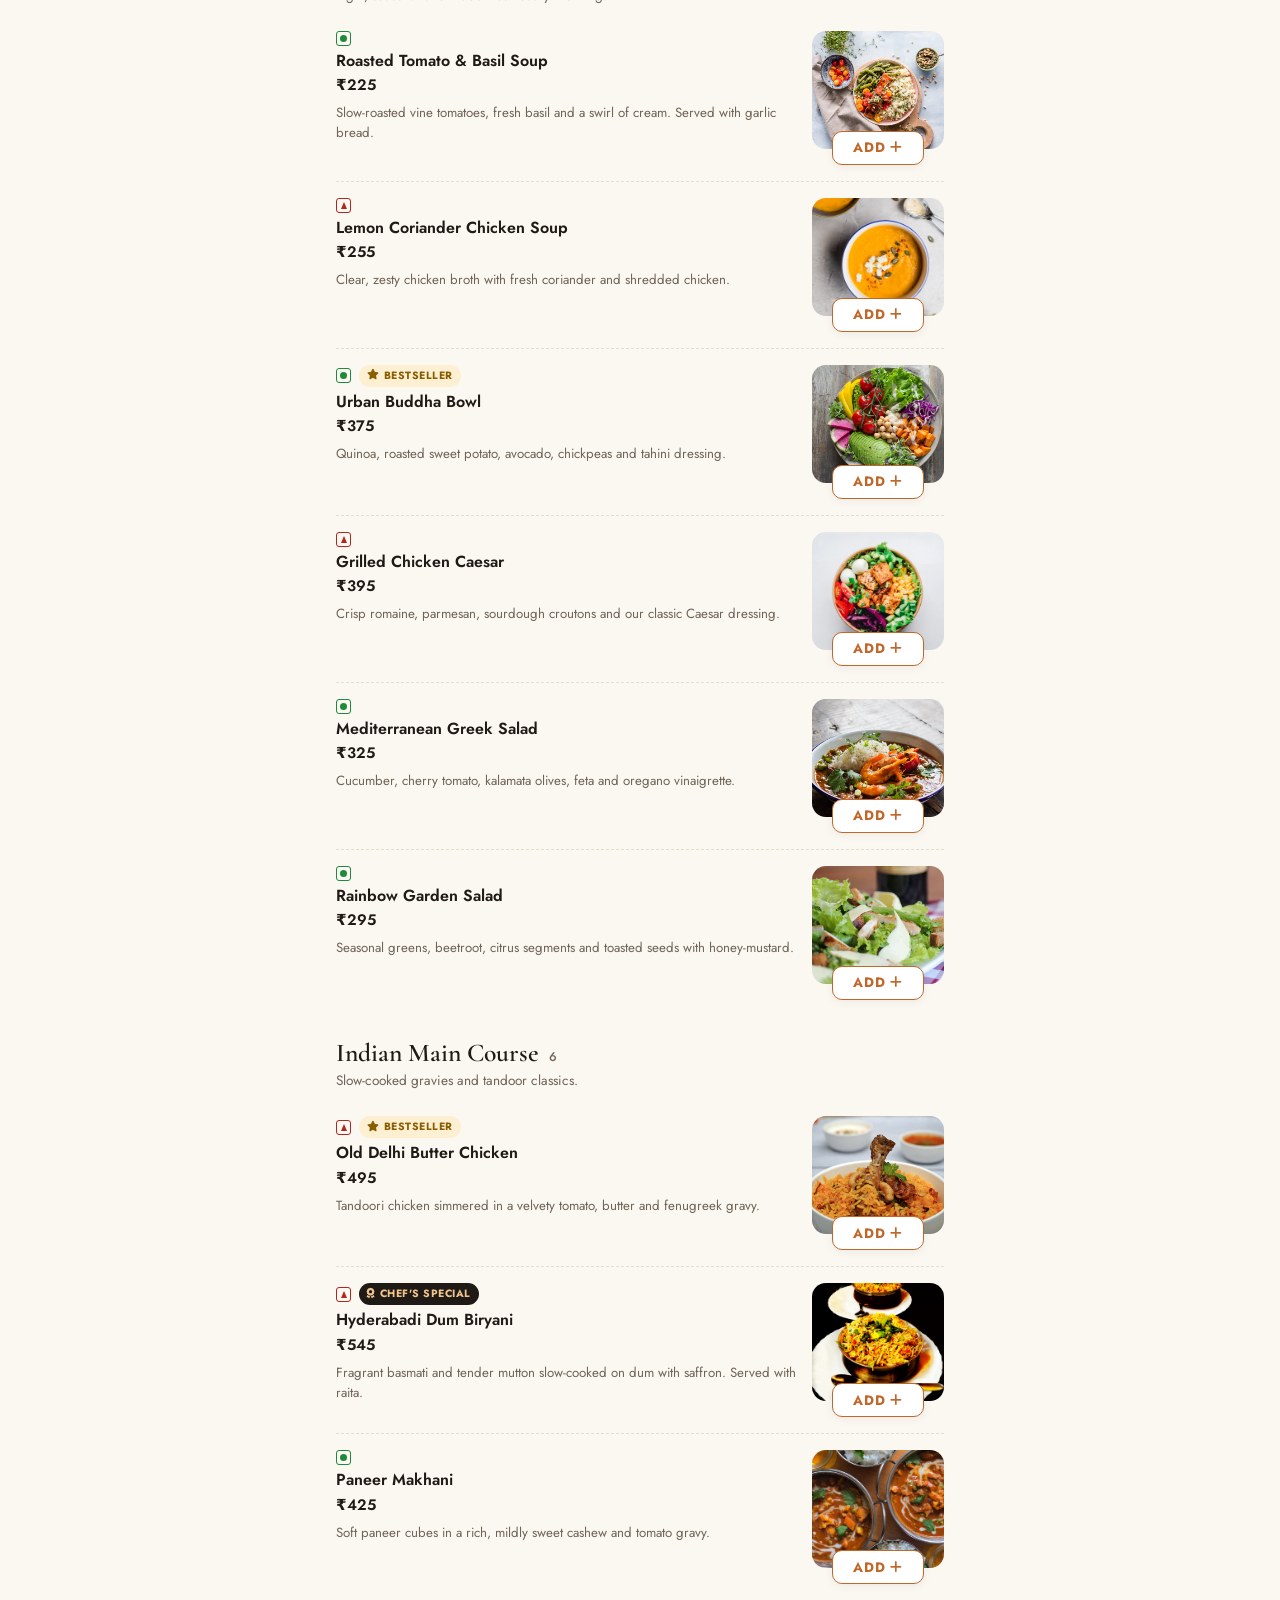
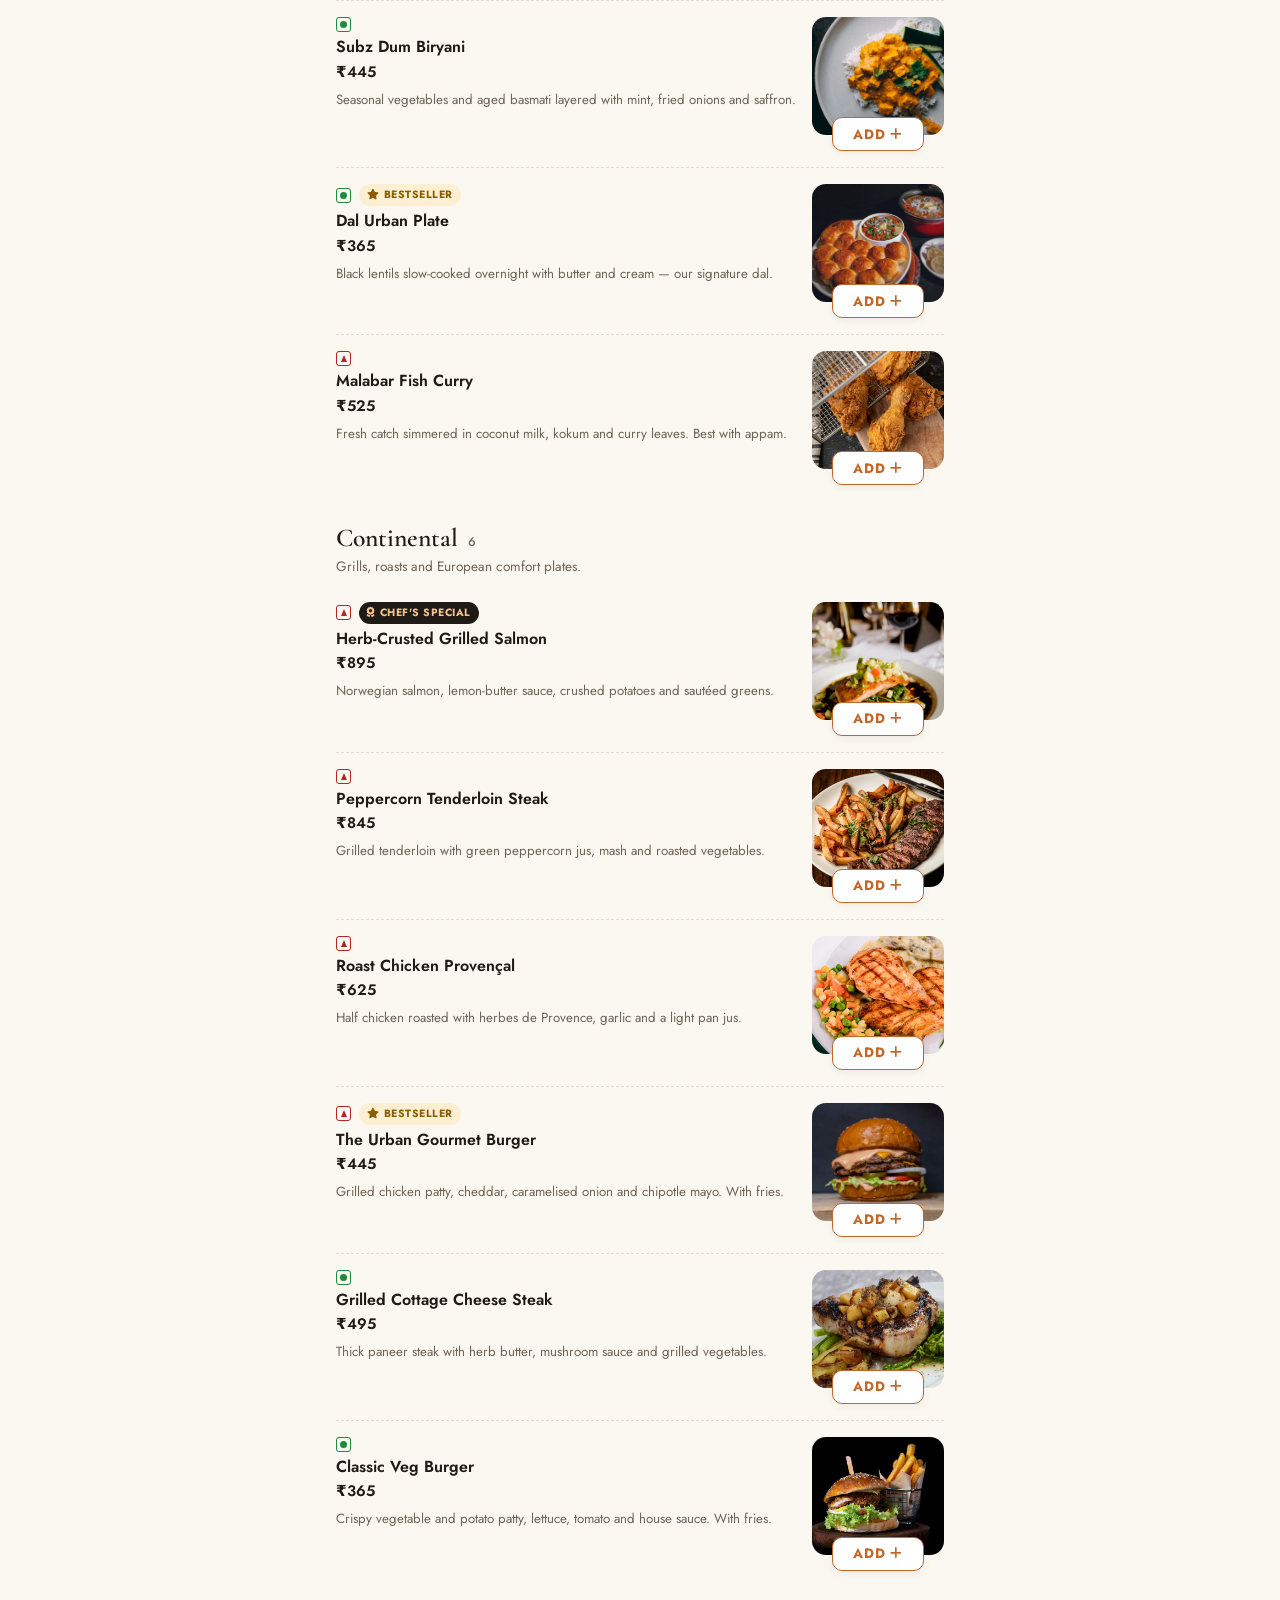
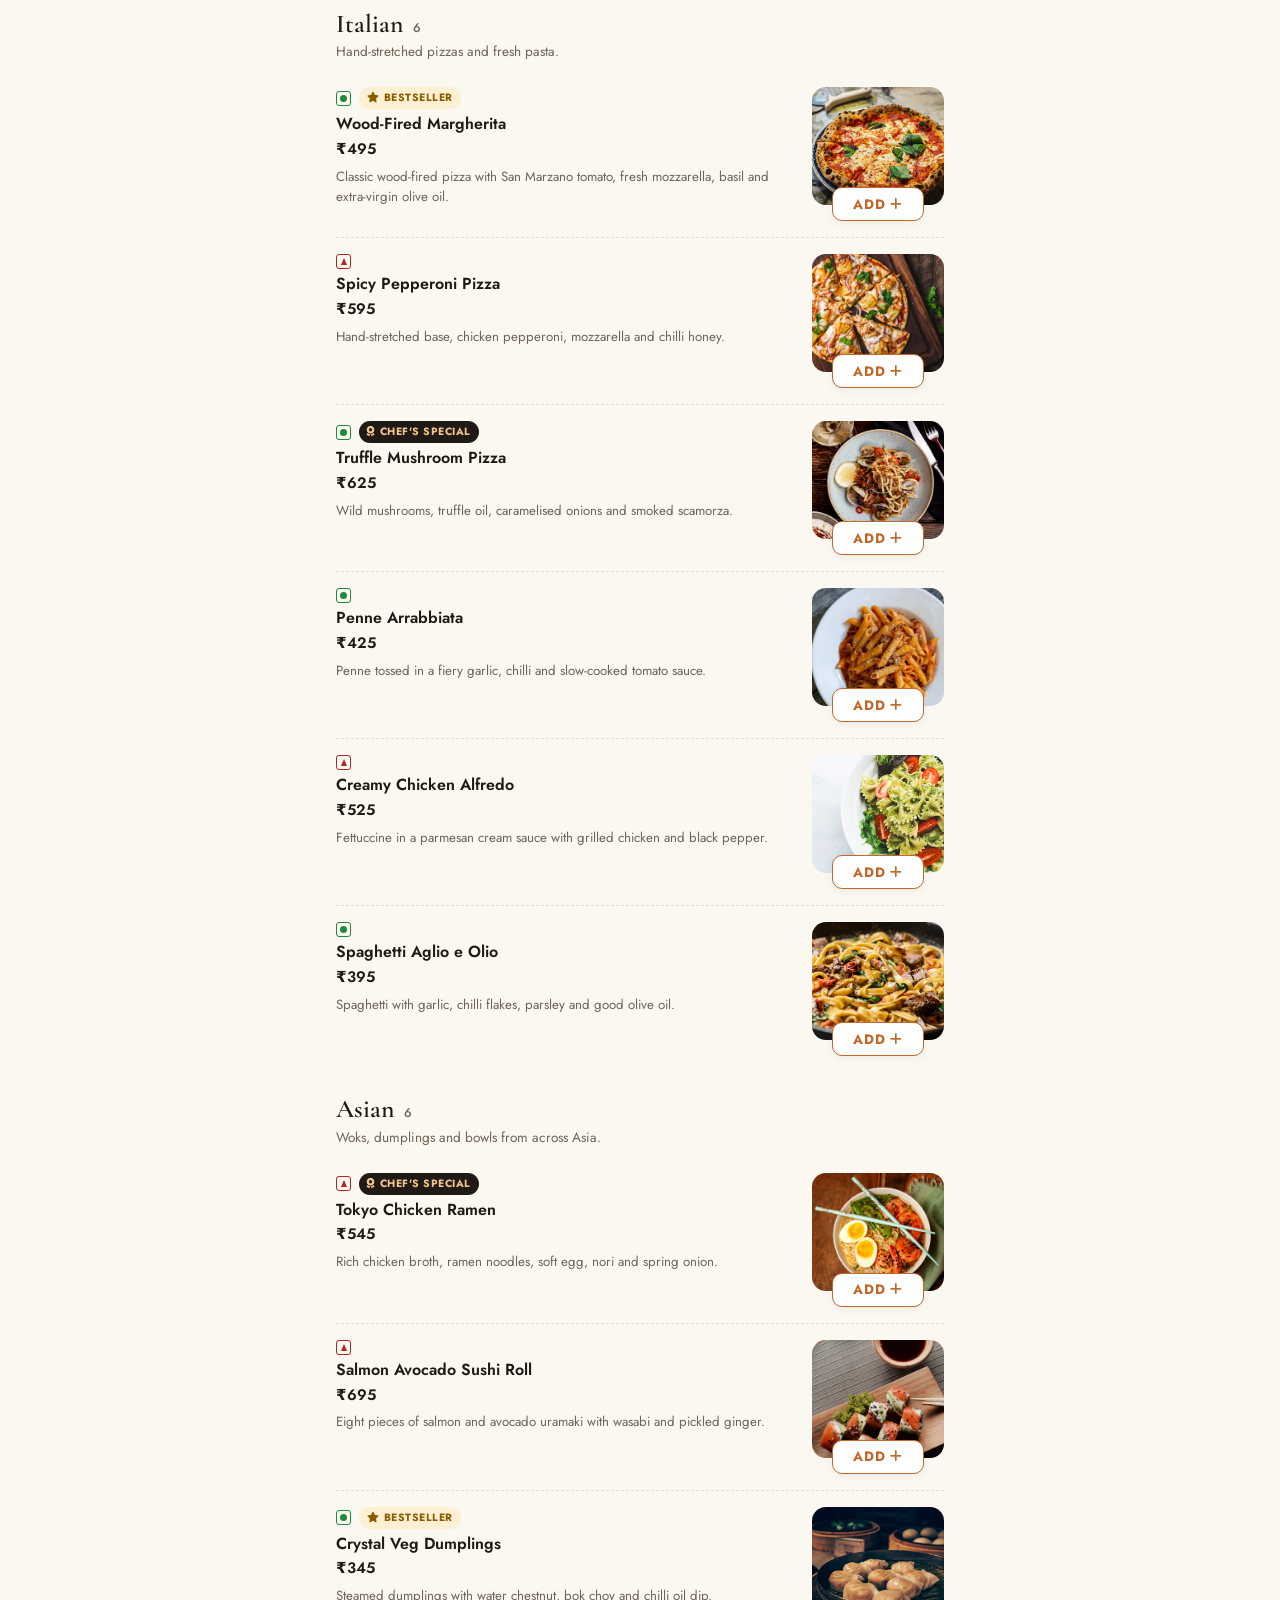
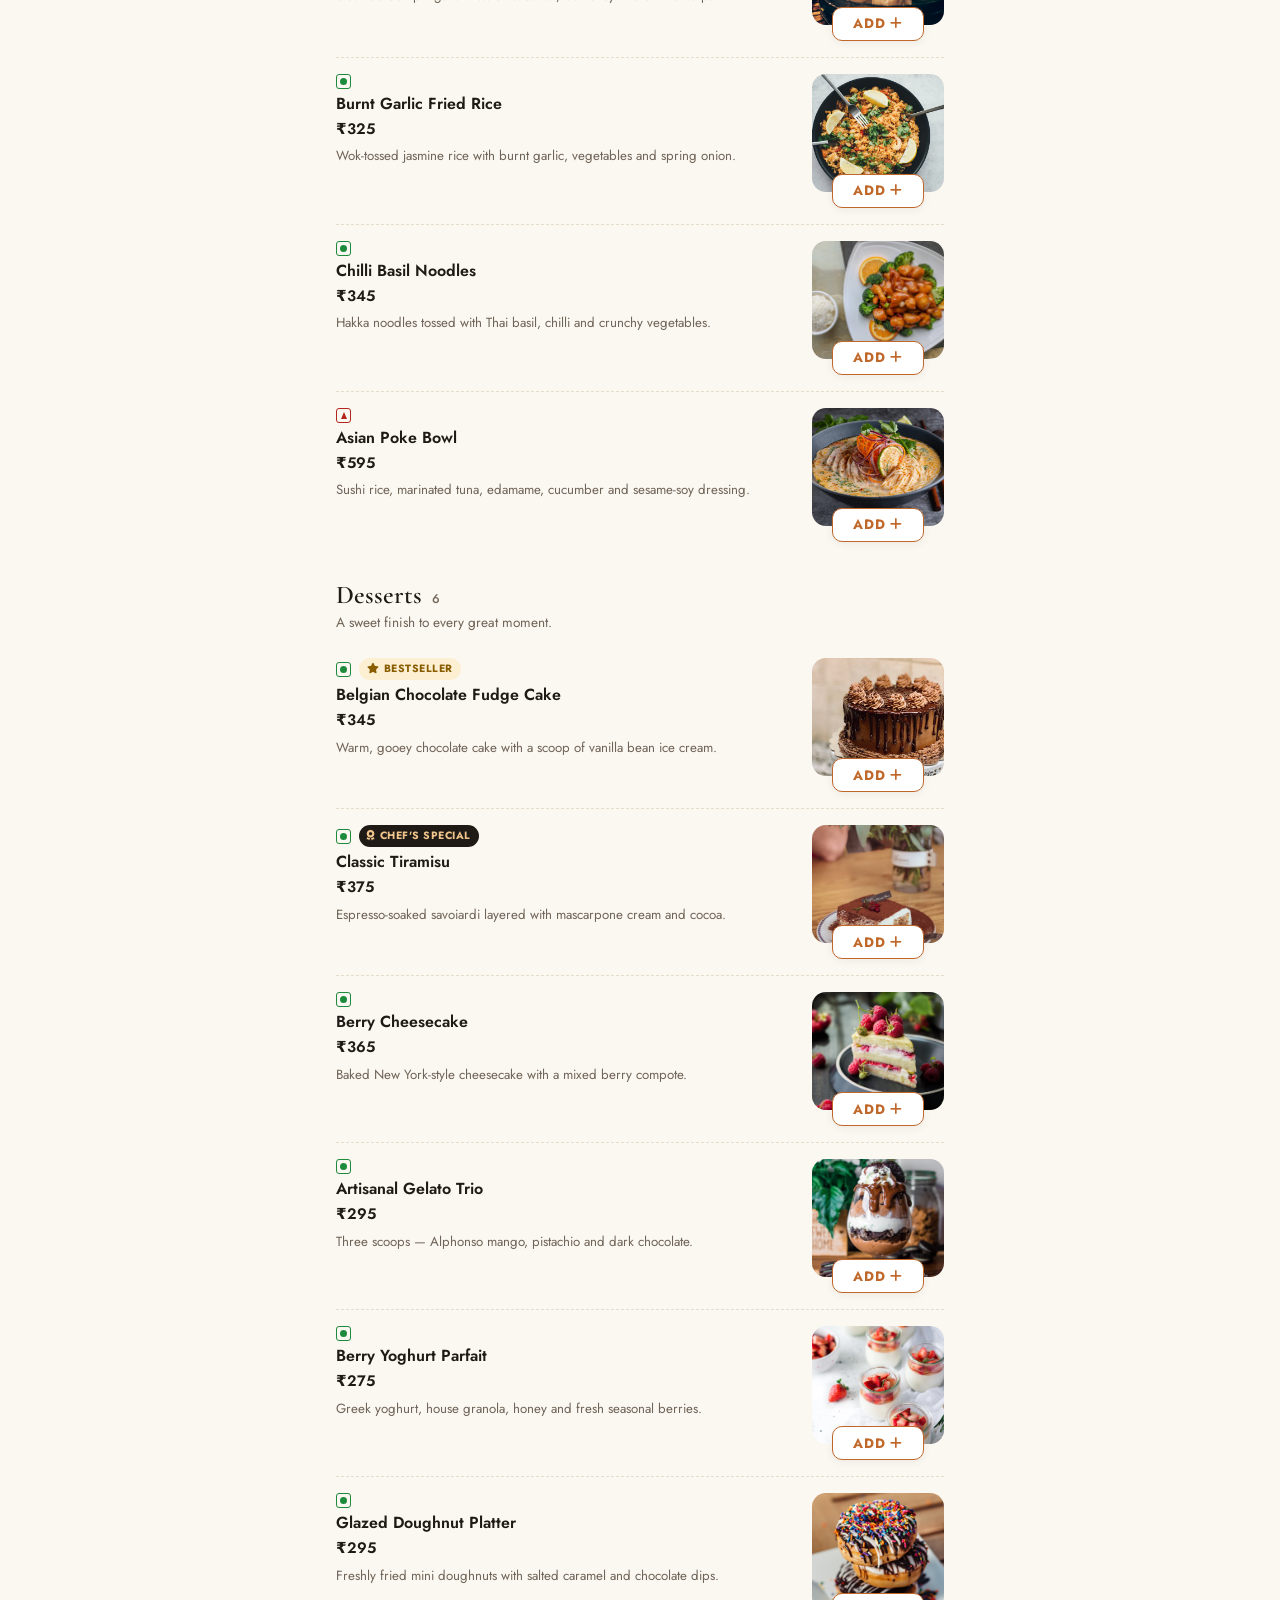
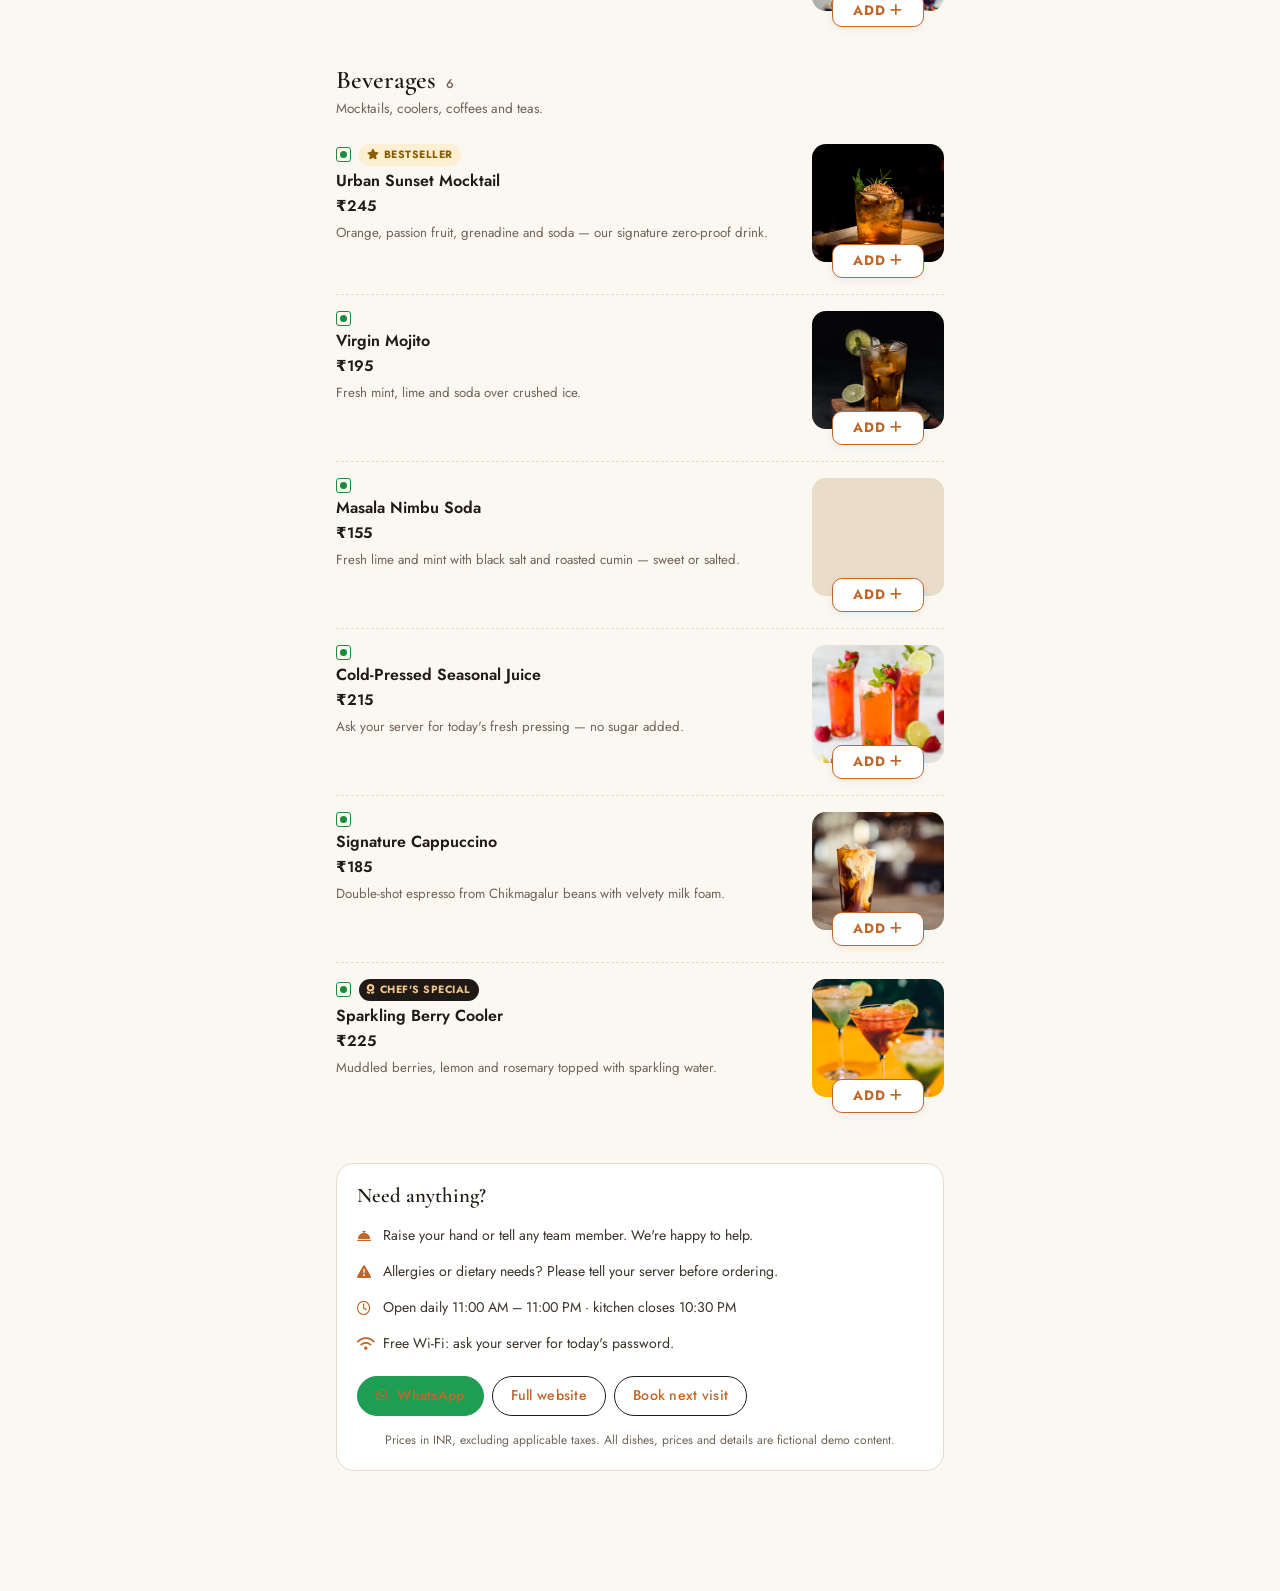
<file: qr-menu.html>
<!DOCTYPE html>
<html lang="en">
<head>
  <meta charset="UTF-8">
  <meta name="viewport" content="width=device-width, initial-scale=1, viewport-fit=cover">
  <title>Table Menu | The Urban Plate — Scan, Browse &amp; Shortlist</title>
  <meta name="description" content="The Urban Plate's QR table menu — a fast, mobile-friendly menu you open by scanning the QR code on your table. Browse dishes, filter veg, and build a shortlist to show your server.">
  <meta name="theme-color" content="#fbf7f1">
  <meta name="robots" content="index, follow">
  <meta property="og:type" content="website">
  <meta property="og:site_name" content="The Urban Plate">
  <meta property="og:image" content="https://ramrestaurant-demo.pages.dev/assets/images/hero/a-beautifully-plated-spread-of-1200.webp">
  <link rel="canonical" href="https://ramrestaurant-demo.pages.dev/qr-menu">
  <link rel="icon" href="assets/icons/favicon.svg" type="image/svg+xml">
  <link rel="apple-touch-icon" href="assets/icons/favicon.svg">
  <link rel="preconnect" href="https://fonts.googleapis.com">
  <link rel="preconnect" href="https://fonts.gstatic.com" crossorigin>
  <link rel="stylesheet" href="https://fonts.googleapis.com/css2?family=Cormorant+Garamond:ital,wght@0,500;0,600;0,700;1,500;1,600&amp;family=Jost:wght@300;400;500;600&amp;display=swap">
  <link rel="stylesheet" href="https://cdnjs.cloudflare.com/ajax/libs/font-awesome/6.5.1/css/all.min.css" referrerpolicy="no-referrer">
  <link rel="stylesheet" href="css/style.css">
  <link rel="stylesheet" href="css/qr-menu.css">
</head>
<body class="qr-body" data-page="qr-menu">
  <a class="skip-link" href="#qrList">Skip to dishes</a>

  <header class="qr-top">
    <div class="qr-wrap qr-top-inner">
      <a href="index.html" class="qr-brand" aria-label="The Urban Plate — full website">
        <span class="logo-mark" aria-hidden="true">UP</span>
        <span><strong>The Urban Plate</strong><small>Table Menu</small></span>
      </a>
      <div class="qr-top-actions">
        <span class="table-chip" id="tableChip" hidden><i class="fa-solid fa-chair" aria-hidden="true"></i> Table <span id="tableNum"></span></span>
        <a href="tel:+919876543210" class="icon-btn" aria-label="Call the restaurant"><i class="fa-solid fa-phone" aria-hidden="true"></i></a>
      </div>
    </div>
  </header>

  <main class="qr-wrap" id="main">
    <section class="qr-hero" aria-label="Welcome">
      <img src="assets/images/interior/inviting-restaurant-interior-with-warm-900.webp" alt="" width="900" height="500" fetchpriority="high">
      <div>
        <h1 id="qrGreeting">Welcome!</h1>
        <p>Browse the menu, tap <strong>ADD</strong> to build your list, then show it to your server when you're ready to order.</p>
      </div>
    </section>

    <p class="qr-demo" role="note"><i class="fa-solid fa-circle-info" aria-hidden="true"></i><span><strong>Demo:</strong> fictional restaurant. Your list stays on this phone. Nothing is ordered or sent.</span></p>

    <div class="qr-tools">
      <div class="qr-search" role="search">
        <label for="qrSearch" class="sr-only">Search dishes</label>
        <i class="fa-solid fa-magnifying-glass" aria-hidden="true"></i>
        <input type="search" id="qrSearch" placeholder="Search dishes…" autocomplete="off" enterkeyhint="search">
        <button type="button" class="search-clear" id="qrSearchClear" aria-label="Clear search"><i class="fa-solid fa-xmark" aria-hidden="true"></i></button>
      </div>
      <button type="button" class="veg-switch" id="vegSwitch" aria-pressed="false"><span class="track" aria-hidden="true"></span><span class="label">Veg only</span><span class="sr-only"> filter</span></button>
    </div>

    <nav class="qr-cats" aria-label="Menu categories">
      <div class="qr-cats-scroll" id="qrChips"></div>
    </nav>

    <div id="qrList"></div>

    <div class="qr-empty" id="qrEmpty">
      <i class="fa-solid fa-plate-wheat" aria-hidden="true"></i>
      <p>No dishes match your search.</p>
      <button type="button" class="btn btn-outline btn-sm" id="qrReset">Clear filters</button>
    </div>

    <section class="qr-info" aria-labelledby="infoTitle">
      <h3 id="infoTitle">Need anything?</h3>
      <ul>
        <li><i class="fa-solid fa-bell-concierge" aria-hidden="true"></i><span>Raise your hand or tell any team member. We're happy to help.</span></li>
        <li><i class="fa-solid fa-triangle-exclamation" aria-hidden="true"></i><span>Allergies or dietary needs? Please tell your server before ordering.</span></li>
        <li><i class="fa-regular fa-clock" aria-hidden="true"></i><span>Open daily 11:00 AM – 11:00 PM · kitchen closes 10:30 PM</span></li>
        <li><i class="fa-solid fa-wifi" aria-hidden="true"></i><span>Free Wi-Fi: ask your server for today's password.</span></li>
      </ul>
      <div class="qr-links">
        <a href="https://wa.me/919876543210" target="_blank" rel="noopener" class="btn btn-whatsapp btn-sm"><i class="fa-brands fa-whatsapp" aria-hidden="true"></i> WhatsApp</a>
        <a href="index.html" class="btn btn-outline btn-sm">Full website</a>
        <a href="reservation.html" class="btn btn-outline btn-sm">Book next visit</a>
      </div>
      <p class="qr-note">Prices in INR, excluding applicable taxes. All dishes, prices and details are fictional demo content.</p>
    </section>
  </main>

  <!-- Floating shortlist bar -->
  <div class="list-bar" id="listBar" aria-hidden="true">
    <div><strong>My List</strong><span id="barCount">0 items · ₹0</span></div>
    <button type="button" class="btn" id="openList"><i class="fa-solid fa-list-check" aria-hidden="true"></i> View list</button>
  </div>

  <div class="sheet-backdrop" id="sheetBackdrop"></div>

  <!-- Dish details -->
  <div class="sheet" id="dishSheet" role="dialog" aria-modal="true" aria-labelledby="dishSheetTitle" aria-hidden="true">
    <button type="button" class="sheet-close" data-close-sheet aria-label="Close"><i class="fa-solid fa-xmark" aria-hidden="true"></i></button>
    <div id="dishSheetContent"></div>
  </div>

  <!-- My list -->
  <div class="sheet list-sheet" id="listSheet" role="dialog" aria-modal="true" aria-labelledby="listSheetTitle" aria-hidden="true">
    <div class="sheet-handle" aria-hidden="true"></div>
    <button type="button" class="sheet-close" data-close-sheet aria-label="Close"><i class="fa-solid fa-xmark" aria-hidden="true"></i></button>
    <div class="sheet-body">
      <h2 id="listSheetTitle">My List</h2>
      <p class="sub" id="listSub"></p>
      <div id="listRows"></div>
      <div class="list-total"><span>Estimated total</span><span class="price" id="listTotal">₹0</span></div>
      <p class="list-hint"><i class="fa-solid fa-circle-info" aria-hidden="true"></i><span><strong>This is not an order.</strong> Show this list to your server to place your order. Total excludes taxes.</span></p>
      <div class="list-actions" id="listActions">
        <button type="button" class="btn btn-outline" id="shareList"><i class="fa-solid fa-share-nodes" aria-hidden="true"></i> Share</button>
        <button type="button" class="btn" data-close-sheet><i class="fa-solid fa-check" aria-hidden="true"></i> Done</button>
        <button type="button" class="btn btn-clear" id="clearList"><i class="fa-regular fa-trash-can" aria-hidden="true"></i> Clear list</button>
      </div>
    </div>
  </div>

<script src="js/main.js" defer></script>
<script src="js/menu-data.js" defer></script>
<script src="js/qr-menu.js" defer></script>
</body>
</html>
</file>
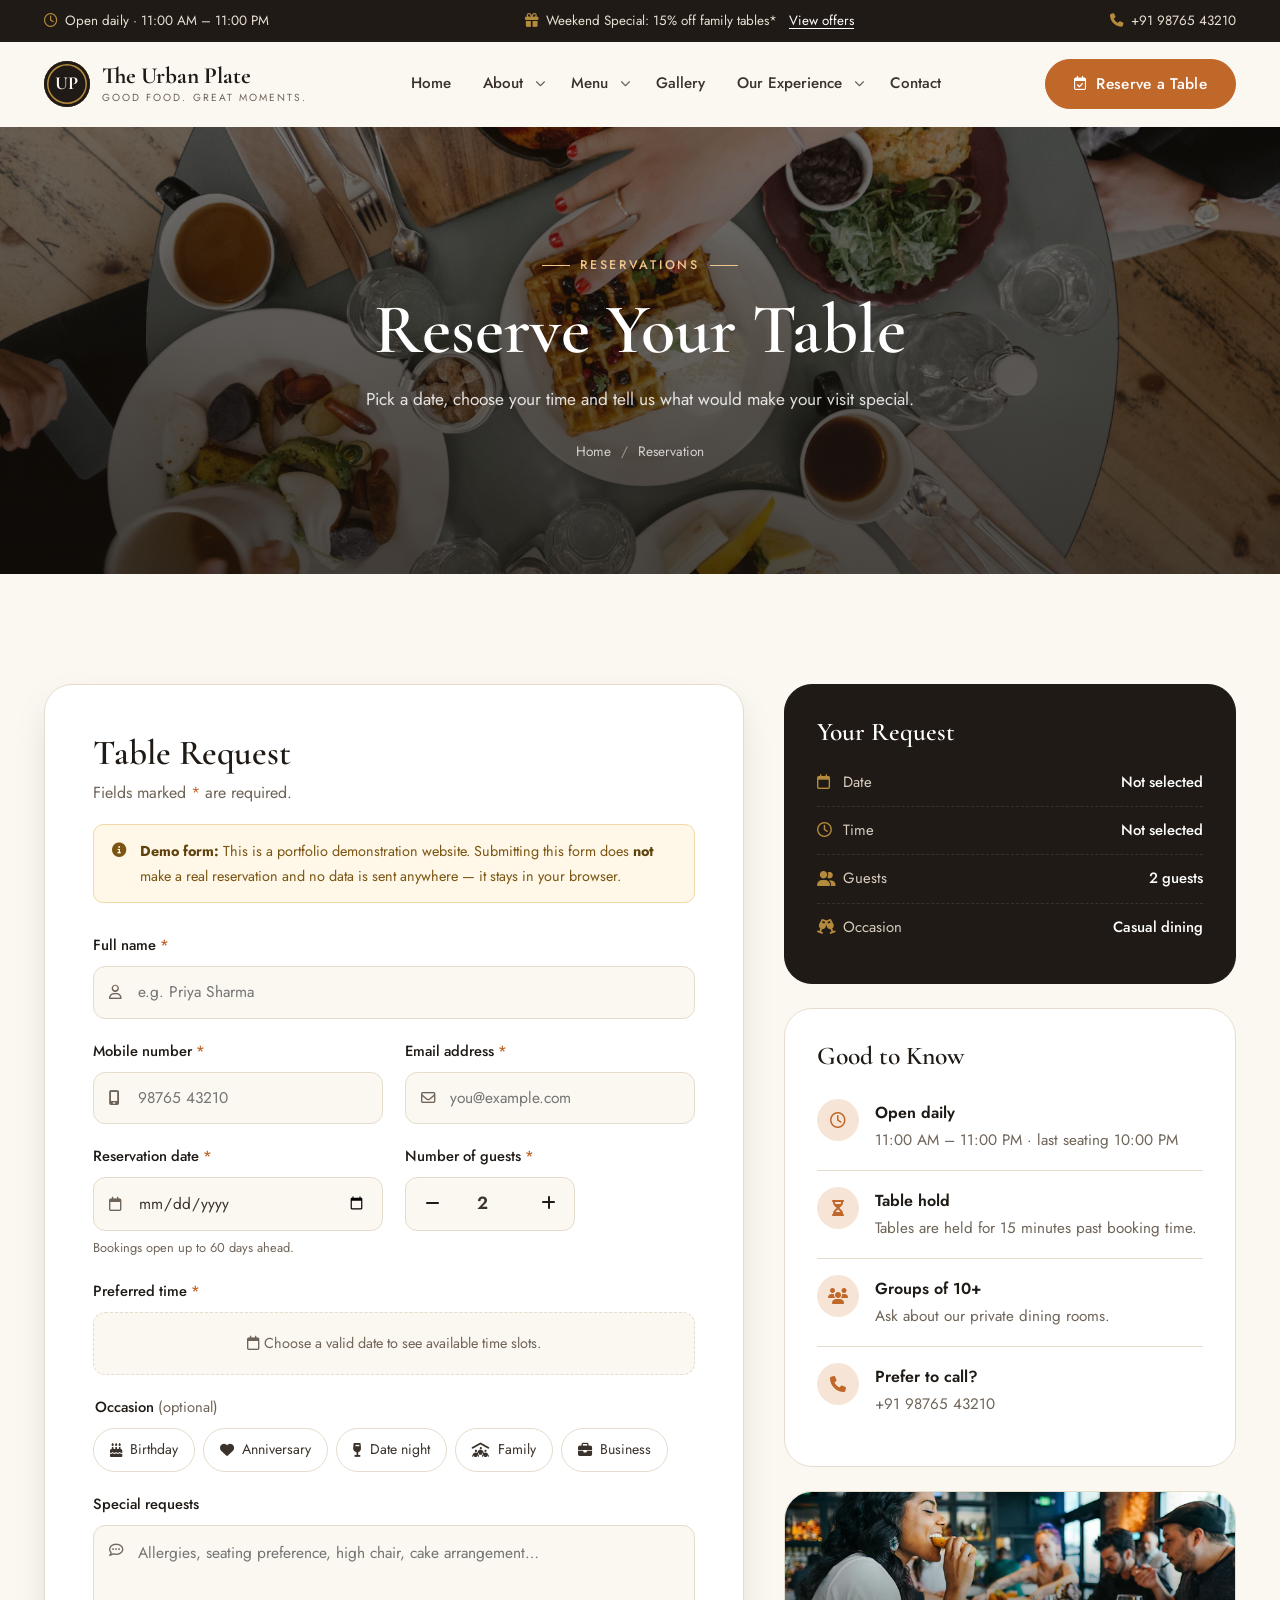
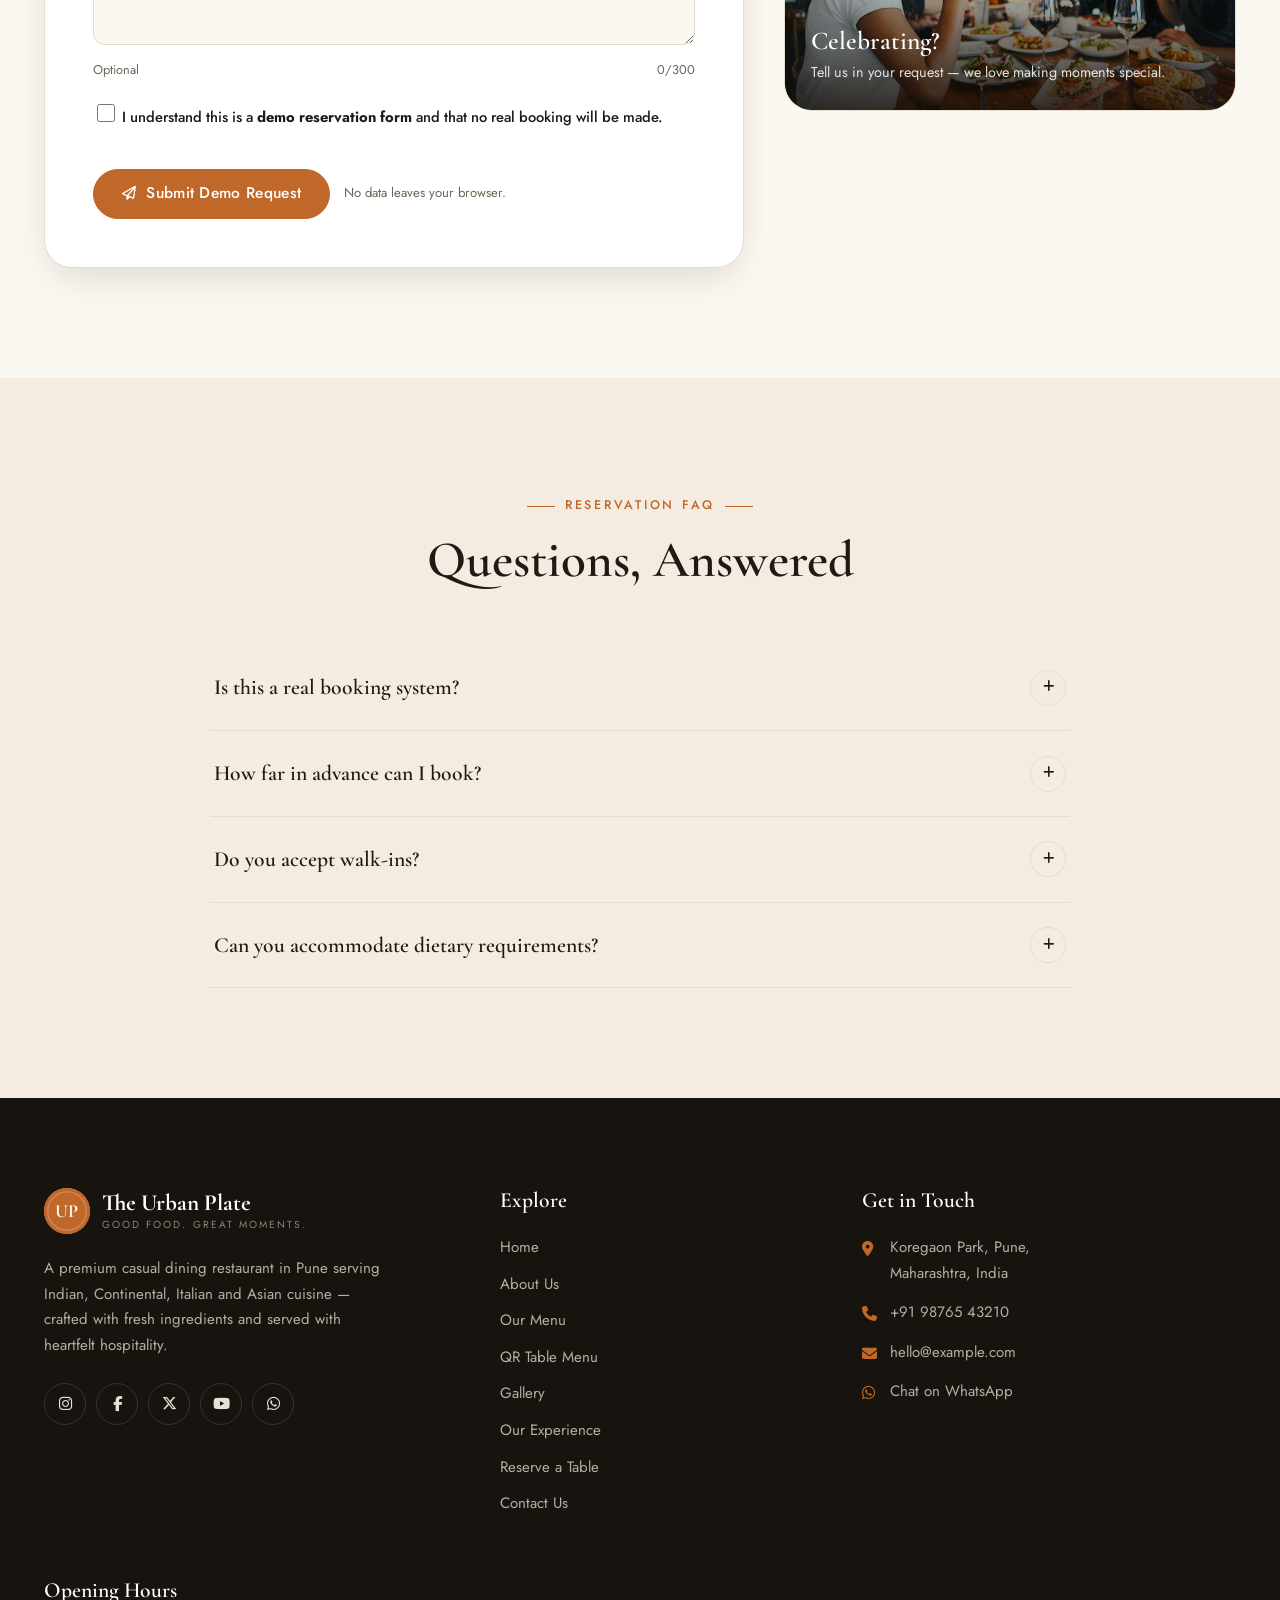
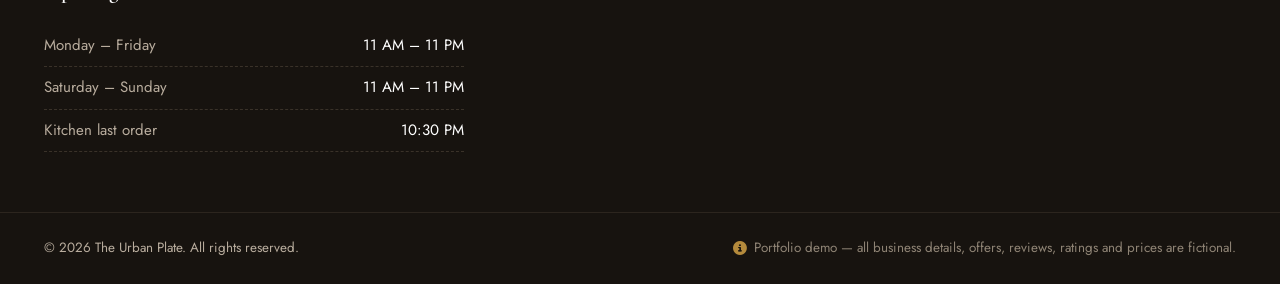
<file: reservation.html>
<!DOCTYPE html>
<html lang="en">
<head>
  <meta charset="UTF-8">
  <meta name="viewport" content="width=device-width, initial-scale=1">
  <title>Reserve a Table | The Urban Plate, Pune (Demo Reservation Form)</title>
  <meta name="description" content="Request a table at The Urban Plate, Pune. Choose a date, time slot and number of guests. Demo form — no real booking is submitted.">
  <meta name="theme-color" content="#1f1a15">
  <meta name="robots" content="index, follow">
  <meta property="og:type" content="website">
  <meta property="og:site_name" content="The Urban Plate">
  <meta property="og:image" content="https://ramrestaurant-demo.pages.dev/assets/images/hero/a-beautifully-plated-spread-of-1200.webp">
  <link rel="canonical" href="https://ramrestaurant-demo.pages.dev/reservation">
  <link rel="icon" href="assets/icons/favicon.svg" type="image/svg+xml">
  <link rel="apple-touch-icon" href="assets/icons/favicon.svg">
  <link rel="preconnect" href="https://fonts.googleapis.com">
  <link rel="preconnect" href="https://fonts.gstatic.com" crossorigin>
  <link rel="stylesheet" href="https://fonts.googleapis.com/css2?family=Cormorant+Garamond:ital,wght@0,500;0,600;0,700;1,500;1,600&amp;family=Jost:wght@300;400;500;600&amp;display=swap">
  <link rel="stylesheet" href="https://cdnjs.cloudflare.com/ajax/libs/font-awesome/6.5.1/css/all.min.css" referrerpolicy="no-referrer">
  <link rel="stylesheet" href="css/style.css">
  <link rel="stylesheet" href="css/animations.css">
  <link rel="stylesheet" href="css/responsive.css">
</head>
<body data-page="reservation">
  <a class="skip-link" href="#main">Skip to main content</a>

  <!-- Announcement bar -->
  <div class="announce" role="region" aria-label="Announcements">
    <div class="container announce-inner">
      <p><i class="fa-regular fa-clock" aria-hidden="true"></i> Open daily · 11:00 AM – 11:00 PM</p>
      <p class="announce-offer"><i class="fa-solid fa-gift" aria-hidden="true"></i> Weekend Special: 15% off family tables* <a href="index.html#offers">View offers</a></p>
      <a href="tel:+919876543210"><i class="fa-solid fa-phone" aria-hidden="true"></i> +91 98765 43210</a>
    </div>
  </div>

  <!-- Header / navigation -->
  <header class="site-header" id="siteHeader">
    <div class="container nav-wrap">
      <a href="index.html" class="logo" aria-label="The Urban Plate — home">
        <span class="logo-mark" aria-hidden="true">UP</span>
        <span class="logo-text">The Urban Plate<small>Good Food. Great Moments.</small></span>
      </a>

      <nav class="main-nav" id="mainNav" aria-label="Primary">
        <ul class="nav-list">
          <li><a href="index.html" data-page="home">Home</a></li>
          <li class="has-dropdown">
            <a href="about.html" data-page="about">About</a>
            <button class="dd-toggle" type="button" aria-expanded="false" aria-label="Show About submenu"><i class="fa-solid fa-chevron-down" aria-hidden="true"></i></button>
            <ul class="dropdown">
              <li><a href="about.html#story"><i class="fa-solid fa-book-open" aria-hidden="true"></i> Our Story</a></li>
              <li><a href="about.html#journey"><i class="fa-solid fa-route" aria-hidden="true"></i> Our Journey</a></li>
              <li><a href="about.html#chef"><i class="fa-solid fa-user-tie" aria-hidden="true"></i> Meet the Chef</a></li>
              <li><a href="about.html#ingredients"><i class="fa-solid fa-leaf" aria-hidden="true"></i> Quality &amp; Ingredients</a></li>
            </ul>
          </li>
          <li class="has-dropdown">
            <a href="menu.html" data-page="menu">Menu</a>
            <button class="dd-toggle" type="button" aria-expanded="false" aria-label="Show Menu submenu"><i class="fa-solid fa-chevron-down" aria-hidden="true"></i></button>
            <ul class="dropdown">
              <li><a href="menu.html?popular=1"><i class="fa-solid fa-star" aria-hidden="true"></i> Popular Dishes</a></li>
              <li><a href="menu.html?cat=starters"><i class="fa-solid fa-fire-burner" aria-hidden="true"></i> Starters</a></li>
              <li><a href="menu.html?cat=indian"><i class="fa-solid fa-pepper-hot" aria-hidden="true"></i> Indian</a></li>
              <li><a href="menu.html?cat=italian"><i class="fa-solid fa-pizza-slice" aria-hidden="true"></i> Italian</a></li>
              <li><a href="menu.html?cat=asian"><i class="fa-solid fa-bowl-rice" aria-hidden="true"></i> Asian</a></li>
              <li><a href="menu.html?cat=desserts"><i class="fa-solid fa-ice-cream" aria-hidden="true"></i> Desserts</a></li>
              <li><a href="menu.html?cat=beverages"><i class="fa-solid fa-martini-glass-citrus" aria-hidden="true"></i> Beverages</a></li>
              <li><a href="qr-menu.html"><i class="fa-solid fa-qrcode" aria-hidden="true"></i> QR Table Menu</a></li>
            </ul>
          </li>
          <li><a href="gallery.html" data-page="gallery">Gallery</a></li>
          <li class="has-dropdown">
            <a href="experience.html" data-page="experience">Our Experience</a>
            <button class="dd-toggle" type="button" aria-expanded="false" aria-label="Show Our Experience submenu"><i class="fa-solid fa-chevron-down" aria-hidden="true"></i></button>
            <ul class="dropdown">
              <li><a href="experience.html#family"><i class="fa-solid fa-people-roof" aria-hidden="true"></i> Family Dining</a></li>
              <li><a href="experience.html#romantic"><i class="fa-solid fa-heart" aria-hidden="true"></i> Romantic Dinners</a></li>
              <li><a href="experience.html#birthdays"><i class="fa-solid fa-cake-candles" aria-hidden="true"></i> Birthdays</a></li>
              <li><a href="experience.html#corporate"><i class="fa-solid fa-briefcase" aria-hidden="true"></i> Corporate Dining</a></li>
              <li><a href="experience.html#private"><i class="fa-solid fa-champagne-glasses" aria-hidden="true"></i> Private Events</a></li>
            </ul>
          </li>
          <li><a href="contact.html" data-page="contact">Contact</a></li>
        </ul>
        <div class="mobile-nav-extra">
          <a href="reservation.html" class="btn"><i class="fa-regular fa-calendar-check" aria-hidden="true"></i> Reserve a Table</a>
          <a href="tel:+919876543210" class="btn btn-outline"><i class="fa-solid fa-phone" aria-hidden="true"></i> Call +91 98765 43210</a>
          <p>Open daily · 11:00 AM – 11:00 PM</p>
        </div>
      </nav>

      <div class="nav-cta">
        <a href="tel:+919876543210" class="nav-phone" aria-label="Call The Urban Plate"><i class="fa-solid fa-phone" aria-hidden="true"></i></a>
        <a href="reservation.html" class="btn btn-reserve-desktop" data-page-cta="reservation"><i class="fa-regular fa-calendar-check" aria-hidden="true"></i> Reserve a Table</a>
        <button class="hamburger" id="hamburger" type="button" aria-label="Open menu" aria-expanded="false" aria-controls="mainNav"><span></span><span></span><span></span></button>
      </div>
    </div>
  </header>
  <div class="nav-backdrop" aria-hidden="true"></div>


<main id="main">
  <section class="page-hero">
    <img class="page-hero-bg" src="assets/images/hero/table-set-with-glassware-1800.webp" alt="" width="1800" height="900">
    <div class="container">
      <span class="eyebrow center">Reservations</span>
      <h1>Reserve Your Table</h1>
      <p>Pick a date, choose your time and tell us what would make your visit special.</p>
      <ol class="breadcrumb" aria-label="Breadcrumb"><li><a href="index.html">Home</a></li><li aria-current="page">Reservation</li></ol>
    </div>
  </section>

  <section class="section">
    <div class="container form-layout">
      <div class="form-card" data-reveal>
        <h2>Table Request</h2>
        <p>Fields marked <span style="color:var(--accent)">*</span> are required.</p>

        <div class="demo-banner" role="note">
          <i class="fa-solid fa-circle-info" aria-hidden="true"></i>
          <div><strong>Demo form:</strong> This is a portfolio demonstration website. Submitting this form does <strong>not</strong> make a real reservation and no data is sent anywhere — it stays in your browser.</div>
        </div>

        <div class="demo-banner" id="offerBanner" role="status" hidden>
          <i class="fa-solid fa-gift" aria-hidden="true"></i>
          <div>You've selected the <strong></strong>. We've added it to your special requests.</div>
        </div>

        <form id="reservationForm" novalidate>
          <div class="form-grid">
            <div class="field full">
              <label for="rName">Full name <span class="req">*</span></label>
              <div class="input-wrap"><i class="fa-regular fa-user" aria-hidden="true"></i>
                <input type="text" id="rName" name="name" autocomplete="name" placeholder="e.g. Priya Sharma" required aria-describedby="rName-err"></div>
              <span class="error-msg" id="rName-err" aria-live="polite"></span>
            </div>
            <div class="field">
              <label for="rPhone">Mobile number <span class="req">*</span></label>
              <div class="input-wrap"><i class="fa-solid fa-mobile-screen" aria-hidden="true"></i>
                <input type="tel" id="rPhone" name="phone" autocomplete="tel" inputmode="tel" placeholder="98765 43210" required aria-describedby="rPhone-err"></div>
              <span class="error-msg" id="rPhone-err" aria-live="polite"></span>
            </div>
            <div class="field">
              <label for="rEmail">Email address <span class="req">*</span></label>
              <div class="input-wrap"><i class="fa-regular fa-envelope" aria-hidden="true"></i>
                <input type="email" id="rEmail" name="email" autocomplete="email" placeholder="you@example.com" required aria-describedby="rEmail-err"></div>
              <span class="error-msg" id="rEmail-err" aria-live="polite"></span>
            </div>
            <div class="field">
              <label for="rDate">Reservation date <span class="req">*</span></label>
              <div class="input-wrap"><i class="fa-regular fa-calendar" aria-hidden="true"></i>
                <input type="date" id="rDate" name="date" required aria-describedby="rDate-err rDate-hint"></div>
              <span class="hint" id="rDate-hint">Bookings open up to 60 days ahead.</span>
              <span class="error-msg" id="rDate-err" aria-live="polite"></span>
            </div>
            <div class="field">
              <span class="field-label" id="guests-label">Number of guests <span class="req" style="color:var(--accent)">*</span></span>
              <div class="guest-row">
                <div class="guest-stepper" role="group" aria-labelledby="guests-label">
                  <button type="button" id="guestMinus" aria-label="Decrease guests"><i class="fa-solid fa-minus" aria-hidden="true"></i></button>
                  <input type="number" id="rGuests" name="guests" value="2" min="1" max="20" inputmode="numeric" aria-labelledby="guests-label" aria-describedby="rGuests-err guestNote">
                  <button type="button" id="guestPlus" aria-label="Increase guests"><i class="fa-solid fa-plus" aria-hidden="true"></i></button>
                </div>
                <span class="guest-note" id="guestNote" aria-live="polite"></span>
              </div>
              <span class="error-msg" id="rGuests-err" aria-live="polite"></span>
            </div>

            <div class="field full">
              <span class="field-label" id="time-label">Preferred time <span class="req" style="color:var(--accent)">*</span></span>
              <input type="hidden" id="rTime" name="time">
              <div id="slotArea" role="group" aria-labelledby="time-label"></div>
              <span class="error-msg" id="rTime-err" aria-live="polite"></span>
            </div>

            <fieldset class="field full" style="border:0;padding:0;margin:0">
              <legend class="field-label">Occasion <span style="color:var(--muted);font-weight:400">(optional)</span></legend>
              <div class="occasion-chips">
                <label><input type="radio" name="occasion" value="Birthday"><span><i class="fa-solid fa-cake-candles" aria-hidden="true"></i> Birthday</span></label>
                <label><input type="radio" name="occasion" value="Anniversary"><span><i class="fa-solid fa-heart" aria-hidden="true"></i> Anniversary</span></label>
                <label><input type="radio" name="occasion" value="Date night"><span><i class="fa-solid fa-wine-glass" aria-hidden="true"></i> Date night</span></label>
                <label><input type="radio" name="occasion" value="Family get-together"><span><i class="fa-solid fa-people-roof" aria-hidden="true"></i> Family</span></label>
                <label><input type="radio" name="occasion" value="Business meal"><span><i class="fa-solid fa-briefcase" aria-hidden="true"></i> Business</span></label>
              </div>
            </fieldset>

            <div class="field full">
              <label for="rRequests">Special requests</label>
              <div class="input-wrap textarea"><i class="fa-regular fa-comment-dots" aria-hidden="true"></i>
                <textarea id="rRequests" name="requests" maxlength="400" placeholder="Allergies, seating preference, high chair, cake arrangement…" aria-describedby="rRequests-err reqCount"></textarea></div>
              <div class="hint"><span>Optional</span><span id="reqCount">0/300</span></div>
              <span class="error-msg" id="rRequests-err" aria-live="polite"></span>
            </div>

            <div class="field full">
              <label class="check-row" for="rAgree">
                <input type="checkbox" id="rAgree" name="agree" aria-describedby="rAgree-err">
                <span>I understand this is a <strong>demo reservation form</strong> and that no real booking will be made.</span>
              </label>
              <span class="error-msg" id="rAgree-err" aria-live="polite"></span>
            </div>
          </div>

          <div class="form-actions">
            <button type="submit" class="btn"><i class="fa-regular fa-paper-plane" aria-hidden="true"></i> Submit Demo Request</button>
            <span class="note">No data leaves your browser.</span>
          </div>
        </form>
      </div>

      <aside class="side-stack" aria-label="Reservation summary and info">
        <div class="side-card dark">
          <h3>Your Request</h3>
          <ul class="summary-list">
            <li><span><i class="fa-regular fa-calendar" aria-hidden="true"></i> Date</span><span id="sumDate" class="empty">Not selected</span></li>
            <li><span><i class="fa-regular fa-clock" aria-hidden="true"></i> Time</span><span id="sumTime" class="empty">Not selected</span></li>
            <li><span><i class="fa-solid fa-user-group" aria-hidden="true"></i> Guests</span><span id="sumGuests">2 guests</span></li>
            <li><span><i class="fa-solid fa-champagne-glasses" aria-hidden="true"></i> Occasion</span><span id="sumOccasion" class="empty">Casual dining</span></li>
          </ul>
        </div>
        <div class="side-card">
          <h3>Good to Know</h3>
          <ul class="info-list">
            <li><i class="fa-regular fa-clock" aria-hidden="true"></i><div><strong>Open daily</strong><span>11:00 AM – 11:00 PM · last seating 10:00 PM</span></div></li>
            <li><i class="fa-solid fa-hourglass-half" aria-hidden="true"></i><div><strong>Table hold</strong><span>Tables are held for 15 minutes past booking time.</span></div></li>
            <li><i class="fa-solid fa-users" aria-hidden="true"></i><div><strong>Groups of 10+</strong><span>Ask about our private dining rooms.</span></div></li>
            <li><i class="fa-solid fa-phone" aria-hidden="true"></i><div><strong>Prefer to call?</strong><a href="tel:+919876543210">+91 98765 43210</a></div></li>
          </ul>
        </div>
        <div class="side-card image">
          <img src="assets/images/interior/restaurant-dining-room-ready-for-700.webp" alt="Restaurant dining room ready for service" loading="lazy" width="700" height="500">
          <div><h3>Celebrating?</h3><p>Tell us in your request — we love making moments special.</p></div>
        </div>
      </aside>
    </div>
  </section>

  <section class="section alt">
    <div class="container">
      <div class="section-head" data-reveal>
        <span class="eyebrow center">Reservation FAQ</span>
        <h2>Questions, Answered</h2>
      </div>
      <div class="faq" data-reveal>
        <div class="faq-item">
          <button type="button" class="faq-q" aria-expanded="false" aria-controls="rfaq1">Is this a real booking system?<span class="faq-icon"><i class="fa-solid fa-plus" aria-hidden="true"></i></span></button>
          <div class="faq-a" id="rfaq1"><p>No. This website is a portfolio demonstration. The reservation form validates your details and shows a confirmation screen, but nothing is sent or stored and no table is booked.</p></div>
        </div>
        <div class="faq-item">
          <button type="button" class="faq-q" aria-expanded="false" aria-controls="rfaq2">How far in advance can I book?<span class="faq-icon"><i class="fa-solid fa-plus" aria-hidden="true"></i></span></button>
          <div class="faq-a" id="rfaq2"><p>Requests can be made up to 60 days in advance. Same-day requests need at least one hour's notice.</p></div>
        </div>
        <div class="faq-item">
          <button type="button" class="faq-q" aria-expanded="false" aria-controls="rfaq3">Do you accept walk-ins?<span class="faq-icon"><i class="fa-solid fa-plus" aria-hidden="true"></i></span></button>
          <div class="faq-a" id="rfaq3"><p>Yes, walk-ins are always welcome, subject to availability. We recommend booking for weekend evenings.</p></div>
        </div>
        <div class="faq-item">
          <button type="button" class="faq-q" aria-expanded="false" aria-controls="rfaq4">Can you accommodate dietary requirements?<span class="faq-icon"><i class="fa-solid fa-plus" aria-hidden="true"></i></span></button>
          <div class="faq-a" id="rfaq4"><p>Absolutely. We offer vegetarian, Jain and gluten-conscious options. Mention any allergies in your special requests and inform your server on arrival.</p></div>
        </div>
      </div>
    </div>
  </section>
</main>

<!-- Confirmation modal -->
<div class="modal" id="confirmModal" role="dialog" aria-modal="true" aria-labelledby="modalTitle" aria-hidden="true">
  <div class="modal-box">
    <button type="button" class="modal-close" data-close-modal aria-label="Close"><i class="fa-solid fa-xmark" aria-hidden="true"></i></button>
    <div class="modal-icon"><i class="fa-solid fa-clipboard-check" aria-hidden="true"></i></div>
    <h2 id="modalTitle">Demo Request Received</h2>
    <p style="color:var(--muted)">Thank you! Here's a summary of your request. Demo reference: <strong id="demoRef">DEMO-00000</strong></p>
    <div class="demo-banner" role="note">
      <i class="fa-solid fa-triangle-exclamation" aria-hidden="true"></i>
      <div><strong>No reservation has been made.</strong> This is a demonstration website — your details were not sent or saved. To book a real table at a real restaurant, please contact it directly.</div>
    </div>
    <ul class="modal-summary" id="modalSummary"></ul>
    <div class="modal-actions">
      <button type="button" class="btn btn-outline" id="newRequest">New Request</button>
      <a href="menu.html" class="btn">Browse the Menu</a>
    </div>
  </div>
</div>

  <!-- Footer -->
  <footer class="site-footer">
    <div class="container footer-grid">
      <div>
        <a href="index.html" class="logo" aria-label="The Urban Plate — home">
          <span class="logo-mark" aria-hidden="true">UP</span>
          <span class="logo-text">The Urban Plate<small>Good Food. Great Moments.</small></span>
        </a>
        <p class="footer-about">A premium casual dining restaurant in Pune serving Indian, Continental, Italian and Asian cuisine — crafted with fresh ingredients and served with heartfelt hospitality.</p>
        <div class="socials" aria-label="Social media">
          <a href="https://www.instagram.com/" target="_blank" rel="noopener" aria-label="Instagram (opens in new tab)"><i class="fa-brands fa-instagram" aria-hidden="true"></i></a>
          <a href="https://www.facebook.com/" target="_blank" rel="noopener" aria-label="Facebook (opens in new tab)"><i class="fa-brands fa-facebook-f" aria-hidden="true"></i></a>
          <a href="https://x.com/" target="_blank" rel="noopener" aria-label="X (opens in new tab)"><i class="fa-brands fa-x-twitter" aria-hidden="true"></i></a>
          <a href="https://www.youtube.com/" target="_blank" rel="noopener" aria-label="YouTube (opens in new tab)"><i class="fa-brands fa-youtube" aria-hidden="true"></i></a>
          <a href="https://wa.me/919876543210" target="_blank" rel="noopener" aria-label="WhatsApp (opens in new tab)"><i class="fa-brands fa-whatsapp" aria-hidden="true"></i></a>
        </div>
      </div>
      <div>
        <h4>Explore</h4>
        <ul class="footer-links">
          <li><a href="index.html">Home</a></li>
          <li><a href="about.html">About Us</a></li>
          <li><a href="menu.html">Our Menu</a></li>
          <li><a href="qr-menu.html">QR Table Menu</a></li>
          <li><a href="gallery.html">Gallery</a></li>
          <li><a href="experience.html">Our Experience</a></li>
          <li><a href="reservation.html">Reserve a Table</a></li>
          <li><a href="contact.html">Contact Us</a></li>
        </ul>
      </div>
      <div>
        <h4>Get in Touch</h4>
        <ul class="footer-contact">
          <li><i class="fa-solid fa-location-dot" aria-hidden="true"></i><span>Koregaon Park, Pune,<br>Maharashtra, India</span></li>
          <li><i class="fa-solid fa-phone" aria-hidden="true"></i><a href="tel:+919876543210">+91 98765 43210</a></li>
          <li><i class="fa-solid fa-envelope" aria-hidden="true"></i><a href="mailto:hello@example.com">hello@example.com</a></li>
          <li><i class="fa-brands fa-whatsapp" aria-hidden="true"></i><a href="https://wa.me/919876543210" target="_blank" rel="noopener">Chat on WhatsApp</a></li>
        </ul>
      </div>
      <div>
        <h4>Opening Hours</h4>
        <ul class="footer-hours">
          <li><span>Monday – Friday</span><span>11 AM – 11 PM</span></li>
          <li><span>Saturday – Sunday</span><span>11 AM – 11 PM</span></li>
          <li><span>Kitchen last order</span><span>10:30 PM</span></li>
        </ul>
      </div>
    </div>
    <div class="footer-bottom">
      <div class="container">
        <span>&copy; <span data-year>2026</span> The Urban Plate. All rights reserved.</span>
        <span class="demo-note"><i class="fa-solid fa-circle-info" aria-hidden="true"></i> Portfolio demo — all business details, offers, reviews, ratings and prices are fictional.</span>
      </div>
    </div>
  </footer>

  <!-- Mobile quick actions -->
  <nav class="mobile-bar" aria-label="Quick actions">
    <a href="tel:+919876543210" class="mb-ghost"><i class="fa-solid fa-phone" aria-hidden="true"></i> Call</a>
    <a href="menu.html" class="mb-ghost"><i class="fa-solid fa-book-open" aria-hidden="true"></i> Menu</a>
    <a href="reservation.html" class="mb-primary"><i class="fa-regular fa-calendar-check" aria-hidden="true"></i> Reserve</a>
  </nav>

  <button class="back-to-top" type="button" aria-label="Back to top"><i class="fa-solid fa-arrow-up" aria-hidden="true"></i></button>

<script src="js/main.js" defer></script>
<script src="js/reservation.js" defer></script>
</body>
</html>
</file>
<file: css/style.css>
/* ==========================================================================
   The Urban Plate — Core Stylesheet
   Fictional demo restaurant website. HTML5 / CSS3 / Vanilla JS.
   ========================================================================== */

:root {
  /* Palette: warm cream, charcoal, saffron-terracotta, olive */
  --cream: #fbf7f1;
  --cream-2: #f4ece0;
  --sand: #e9dcc8;
  --white: #ffffff;
  --ink: #1f1a15;
  --ink-2: #3b332b;
  --muted: #6f6458;
  --line: #e6dccd;
  --accent: #c0672a;        /* saffron terracotta */
  --accent-dark: #a2531c;
  --accent-soft: #f6e5d6;
  --gold: #b48a3c;
  --olive: #45503f;
  --veg: #1e8a3c;
  --nonveg: #b3261e;
  --star: #e0a526;
  --overlay: rgba(24, 18, 12, 0.55);

  --font-display: "Cormorant Garamond", Georgia, "Times New Roman", serif;
  --font-body: "Jost", "Segoe UI", system-ui, -apple-system, sans-serif;

  --radius-sm: 10px;
  --radius: 18px;
  --radius-lg: 28px;
  --shadow-sm: 0 2px 10px rgba(40, 28, 16, 0.06);
  --shadow: 0 14px 40px -12px rgba(40, 28, 16, 0.18);
  --shadow-lg: 0 30px 70px -20px rgba(40, 28, 16, 0.3);
  --ease: cubic-bezier(0.22, 0.61, 0.36, 1);
  --container: 1240px;
  --header-h: 84px;
}

/* ---------- Reset ---------- */
*,
*::before,
*::after { box-sizing: border-box; }

html { scroll-behavior: smooth; scroll-padding-top: calc(var(--header-h) + 16px); -webkit-text-size-adjust: 100%; }

body {
  margin: 0;
  font-family: var(--font-body);
  font-size: 1rem;
  line-height: 1.7;
  color: var(--ink-2);
  background: var(--cream);
  overflow-x: hidden;
  overflow-x: clip;
  -webkit-font-smoothing: antialiased;
}

/* clip (not hidden) keeps sticky elements working while preventing sideways scroll from reveal offsets */
main { overflow-x: clip; }
img { max-width: 100%; display: block; height: auto; }
a { color: inherit; text-decoration: none; }
button, input, select, textarea { font: inherit; color: inherit; }
button { cursor: pointer; background: none; border: 0; }
ul, ol { margin: 0; padding: 0; list-style: none; }
h1, h2, h3, h4 { font-family: var(--font-display); color: var(--ink); line-height: 1.15; margin: 0 0 0.5em; font-weight: 600; }
p { margin: 0 0 1em; }

:focus-visible { outline: 2px solid var(--accent); outline-offset: 3px; border-radius: 4px; }

.sr-only { position: absolute !important; width: 1px; height: 1px; padding: 0; margin: -1px; overflow: hidden; clip: rect(0 0 0 0); white-space: nowrap; border: 0; }

.skip-link { position: absolute; left: 16px; top: -60px; z-index: 1000; background: var(--ink); color: #fff; padding: 10px 18px; border-radius: 8px; transition: top .2s; }
.skip-link:focus { top: 12px; }

.container { width: 100%; max-width: var(--container); margin: 0 auto; padding: 0 24px; }

/* Image fallback when a remote photo fails to load */
img.img-fallback { background: linear-gradient(135deg, var(--sand), var(--accent-soft)); min-height: 120px; object-position: -9999px; }

/* ---------- Typography helpers ---------- */
.eyebrow {
  display: inline-flex; align-items: center; gap: 10px;
  font-size: .78rem; letter-spacing: .22em; text-transform: uppercase; font-weight: 500;
  color: var(--accent); margin-bottom: 14px;
}
.eyebrow::before { content: ""; width: 28px; height: 1px; background: currentColor; }
.eyebrow.center::after { content: ""; width: 28px; height: 1px; background: currentColor; }

.section-head { max-width: 680px; margin: 0 auto 56px; text-align: center; }
.section-head.left { margin-left: 0; text-align: left; }
.section-head h2 { font-size: clamp(2.1rem, 4vw, 3.2rem); }
.section-head p { color: var(--muted); font-size: 1.05rem; }

.display { font-size: clamp(2.6rem, 6vw, 5rem); font-weight: 600; letter-spacing: -0.01em; }
.lead { font-size: 1.12rem; color: var(--muted); }
.script { font-family: var(--font-display); font-style: italic; color: var(--accent); }

.section { padding: 110px 0; position: relative; }
.section.alt { background: var(--cream-2); }
.section.white { background: var(--white); }
.section.tight { padding: 80px 0; }

/* ---------- Buttons ---------- */
.btn {
  --bg: var(--accent); --fg: #fff; --bd: var(--accent);
  display: inline-flex; align-items: center; justify-content: center; gap: 10px;
  min-height: 50px; padding: 0 28px; border-radius: 999px;
  background: var(--bg); color: var(--fg); border: 1.5px solid var(--bd);
  font-weight: 500; letter-spacing: .02em; font-size: .97rem; white-space: nowrap;
  transition: background .3s var(--ease), color .3s var(--ease), border-color .3s var(--ease), transform .3s var(--ease), box-shadow .3s var(--ease);
}
.btn:hover { --bg: var(--accent-dark); --bd: var(--accent-dark); transform: translateY(-2px); box-shadow: 0 12px 24px -10px rgba(192, 103, 42, .6); }
.btn i { font-size: .9em; transition: transform .3s var(--ease); }
.btn:hover i.fa-arrow-right { transform: translateX(4px); }
.btn-outline { --bg: transparent; --fg: var(--ink); --bd: var(--ink); }
.btn-outline:hover { --bg: var(--ink); --fg: #fff; --bd: var(--ink); box-shadow: none; }
.btn-light { --bg: #fff; --fg: var(--ink); --bd: #fff; }
.btn-light:hover { --bg: var(--accent); --fg: #fff; --bd: var(--accent); }
.btn-ghost-light { --bg: rgba(255,255,255,.08); --fg: #fff; --bd: rgba(255,255,255,.7); backdrop-filter: blur(6px); }
.btn-ghost-light:hover { --bg: #fff; --fg: var(--ink); --bd: #fff; box-shadow: none; }
.btn-sm { min-height: 40px; padding: 0 18px; font-size: .88rem; }
.btn-block { width: 100%; }
.btn-whatsapp { --bg: #1f9d55; --bd: #1f9d55; }
.btn-whatsapp:hover { --bg: #187a42; --bd: #187a42; box-shadow: 0 12px 24px -10px rgba(31,157,85,.6); }

.text-link { color: var(--accent); font-weight: 500; display: inline-flex; align-items: center; gap: 8px; border-bottom: 1px solid transparent; transition: border-color .3s, gap .3s; }
.text-link:hover { border-color: currentColor; gap: 12px; }

/* ---------- Announcement bar ---------- */
.announce { background: var(--ink); color: #e9dfd2; font-size: .84rem; }
.announce-inner { display: flex; align-items: center; justify-content: space-between; gap: 18px; min-height: 42px; }
.announce p { margin: 0; display: flex; align-items: center; gap: 8px; }
.announce i { color: var(--gold); }
.announce a { display: inline-flex; align-items: center; gap: 8px; transition: color .2s; }
.announce a:hover { color: #fff; }
.announce-offer a { color: #fff; text-decoration: underline; text-underline-offset: 3px; margin-left: 4px; }

/* ---------- Header / Nav ---------- */
.site-header {
  position: sticky; top: 0; z-index: 100;
  border-bottom: 1px solid transparent;
  transition: box-shadow .35s var(--ease), border-color .35s var(--ease);
}
/* Blur lives on a pseudo-element: backdrop-filter on the header itself would
   become the containing block for the fixed mobile nav drawer. */
.site-header::before {
  content: ""; position: absolute; inset: 0; z-index: -1;
  background: rgba(251, 247, 241, 0.92);
  backdrop-filter: saturate(140%) blur(14px); -webkit-backdrop-filter: saturate(140%) blur(14px);
}
.site-header.scrolled { box-shadow: 0 10px 30px -18px rgba(40,28,16,.35); border-color: var(--line); }
.nav-wrap { display: flex; align-items: center; justify-content: space-between; gap: 24px; height: var(--header-h); }

.logo { display: inline-flex; align-items: center; gap: 12px; flex-shrink: 0; }
.logo-mark {
  width: 46px; height: 46px; border-radius: 50%; display: grid; place-items: center;
  background: var(--ink); color: var(--cream); font-family: var(--font-display); font-weight: 700; font-size: 1.15rem; letter-spacing: .02em;
  box-shadow: inset 0 0 0 3px var(--ink), inset 0 0 0 4.5px var(--gold);
}
.logo-text { font-family: var(--font-display); font-size: 1.45rem; font-weight: 700; color: var(--ink); line-height: 1; display: flex; flex-direction: column; }
.logo-text small { font-family: var(--font-body); font-size: .64rem; letter-spacing: .2em; text-transform: uppercase; font-weight: 400; color: var(--muted); margin-top: 5px; }

.main-nav { display: flex; align-items: center; gap: 28px; }
.nav-list { display: flex; align-items: center; gap: 4px; }
.nav-list > li { position: relative; display: flex; align-items: center; }
.nav-list > li > a {
  position: relative; display: inline-flex; align-items: center; padding: 10px 14px; font-weight: 500; font-size: .95rem; color: var(--ink-2); transition: color .25s;
}
.nav-list > li > a::after {
  content: ""; position: absolute; left: 14px; right: 14px; bottom: 4px; height: 1.5px; background: var(--accent);
  transform: scaleX(0); transform-origin: left; transition: transform .35s var(--ease);
}
.nav-list > li > a:hover, .nav-list > li > a.active { color: var(--accent); }
.nav-list > li > a:hover::after, .nav-list > li > a.active::after { transform: scaleX(1); }

.dd-toggle { width: 26px; height: 26px; margin-left: -10px; display: grid; place-items: center; color: var(--muted); font-size: .65rem; border-radius: 50%; transition: transform .3s, color .2s; }
.dd-toggle:hover { color: var(--accent); }

.dropdown {
  position: absolute; top: calc(100% + 8px); left: 0; min-width: 230px; padding: 10px;
  background: var(--white); border-radius: var(--radius); box-shadow: var(--shadow-lg); border: 1px solid var(--line);
  opacity: 0; visibility: hidden; transform: translateY(8px); transition: opacity .25s var(--ease), transform .25s var(--ease), visibility .25s;
}
.dropdown::before { content: ""; position: absolute; left: 0; right: 0; top: -12px; height: 12px; }
.dropdown a { display: flex; align-items: center; gap: 12px; padding: 10px 14px; border-radius: 10px; font-size: .92rem; color: var(--ink-2); transition: background .2s, color .2s, padding .2s; }
.dropdown a i { width: 18px; color: var(--accent); font-size: .85rem; }
.dropdown a:hover { background: var(--cream-2); color: var(--accent); padding-left: 18px; }

@media (hover: hover) and (min-width: 1101px) {
  .has-dropdown:hover > .dropdown,
  .has-dropdown:focus-within > .dropdown { opacity: 1; visibility: visible; transform: none; }
  .has-dropdown:hover > .dd-toggle { transform: rotate(180deg); }
}
.has-dropdown.open > .dropdown { opacity: 1; visibility: visible; transform: none; }
.has-dropdown.open > .dd-toggle { transform: rotate(180deg); }

.nav-cta { display: flex; align-items: center; gap: 12px; }
.nav-phone { display: none; }

.hamburger { display: none; width: 46px; height: 46px; border-radius: 50%; background: var(--ink); position: relative; flex-shrink: 0; }
.hamburger span { position: absolute; left: 13px; right: 13px; height: 2px; background: #fff; border-radius: 2px; transition: transform .35s var(--ease), opacity .25s, top .35s var(--ease); }
.hamburger span:nth-child(1) { top: 16px; }
.hamburger span:nth-child(2) { top: 22px; }
.hamburger span:nth-child(3) { top: 28px; }
.hamburger[aria-expanded="true"] span:nth-child(1) { top: 22px; transform: rotate(45deg); }
.hamburger[aria-expanded="true"] span:nth-child(2) { opacity: 0; }
.hamburger[aria-expanded="true"] span:nth-child(3) { top: 22px; transform: rotate(-45deg); }

.nav-backdrop { position: fixed; inset: 0; background: rgba(20,14,8,.45); opacity: 0; visibility: hidden; transition: opacity .3s, visibility .3s; z-index: 90; }
.nav-backdrop.show { opacity: 1; visibility: visible; }
.mobile-nav-extra { display: none; }

/* ---------- Hero (home) ---------- */
.hero { position: relative; min-height: calc(100vh - var(--header-h) - 42px); min-height: calc(100svh - var(--header-h) - 42px); display: flex; align-items: center; color: #fff; overflow: hidden; isolation: isolate; }
.hero-media { position: absolute; inset: 0; z-index: -2; }
.hero-media img { width: 100%; height: 100%; object-fit: cover; transform: scale(1.06); animation: heroZoom 18s var(--ease) forwards; }
.hero::before { content: ""; position: absolute; inset: 0; z-index: -1; background: linear-gradient(100deg, rgba(20,14,8,.82) 0%, rgba(20,14,8,.55) 45%, rgba(20,14,8,.15) 100%); }
.hero-content { max-width: 680px; padding: 90px 0 120px; }
.hero .eyebrow { color: #f1c48c; }
.hero h1 { color: #fff; font-size: clamp(2.8rem, 6.4vw, 5.4rem); font-weight: 600; margin-bottom: 22px; }
.hero h1 em { font-style: italic; color: #f1c48c; font-weight: 500; }
.hero p { font-size: 1.15rem; color: rgba(255,255,255,.85); max-width: 540px; margin-bottom: 36px; }
.hero-actions { display: flex; flex-wrap: wrap; gap: 14px; }
.hero-meta { display: flex; flex-wrap: wrap; gap: 34px; margin-top: 54px; padding-top: 30px; border-top: 1px solid rgba(255,255,255,.2); }
.hero-meta div { display: flex; flex-direction: column; }
.hero-meta strong { font-family: var(--font-display); font-size: 2rem; color: #fff; line-height: 1; font-weight: 600; }
.hero-meta span { font-size: .8rem; letter-spacing: .14em; text-transform: uppercase; color: rgba(255,255,255,.7); margin-top: 8px; }
.hero-scroll { position: absolute; left: 50%; bottom: 26px; transform: translateX(-50%); color: rgba(255,255,255,.8); font-size: .72rem; letter-spacing: .25em; text-transform: uppercase; display: flex; flex-direction: column; align-items: center; gap: 10px; }
.hero-scroll span { width: 1px; height: 44px; background: linear-gradient(rgba(255,255,255,.8), transparent); animation: scrollLine 2s ease-in-out infinite; }
.hero-card {
  position: absolute; right: 24px; bottom: 60px; width: 280px; padding: 18px; border-radius: var(--radius);
  background: rgba(255,255,255,.12); border: 1px solid rgba(255,255,255,.25); backdrop-filter: blur(14px); -webkit-backdrop-filter: blur(14px);
  display: flex; gap: 14px; align-items: center;
}
.hero-card img { width: 72px; height: 72px; border-radius: 14px; object-fit: cover; flex-shrink: 0; }
.hero-card small { font-size: .7rem; letter-spacing: .15em; text-transform: uppercase; color: #f1c48c; }
.hero-card h3 { color: #fff; font-size: 1.25rem; margin: 2px 0 2px; }
.hero-card p { font-size: .85rem; margin: 0; color: rgba(255,255,255,.8); }
.hero-card-wrap { position: absolute; inset: 0; pointer-events: none; }
.hero-card-wrap .container { position: relative; height: 100%; }
.hero-card-wrap .hero-card { pointer-events: auto; }

/* ---------- Page hero (inner pages) ---------- */
.page-hero { position: relative; padding: 120px 0 110px; color: #fff; text-align: center; isolation: isolate; overflow: hidden; }
.page-hero img.page-hero-bg { position: absolute; inset: 0; width: 100%; height: 100%; object-fit: cover; z-index: -2; }
.page-hero::before { content: ""; position: absolute; inset: 0; background: linear-gradient(180deg, rgba(20,14,8,.55), rgba(20,14,8,.75)); z-index: -1; }
.page-hero h1 { color: #fff; font-size: clamp(2.6rem, 5.5vw, 4.4rem); margin-bottom: 14px; }
.page-hero p { max-width: 620px; margin: 0 auto; color: rgba(255,255,255,.85); font-size: 1.08rem; }
.page-hero .eyebrow { color: #f1c48c; }
.breadcrumb { display: flex; justify-content: center; gap: 10px; font-size: .85rem; margin-top: 26px; color: rgba(255,255,255,.75); }
.breadcrumb a:hover { color: #fff; }
.breadcrumb li + li::before { content: "/"; margin-right: 10px; opacity: .6; }

/* ---------- Media frames ---------- */
.img-frame { position: relative; border-radius: var(--radius-lg); overflow: hidden; box-shadow: var(--shadow); }
.img-frame img { width: 100%; height: 100%; object-fit: cover; transition: transform 1.2s var(--ease); }
.img-frame:hover img { transform: scale(1.04); }

/* ---------- Split / welcome ---------- */
.split { display: grid; grid-template-columns: 1fr 1fr; gap: 80px; align-items: center; }
.split.reverse > :first-child { order: 2; }
.welcome-media { position: relative; padding: 0 40px 60px 0; }
.welcome-media .img-frame:first-child { aspect-ratio: 4 / 5; }
.welcome-media .img-frame.small { position: absolute; right: 0; bottom: 0; width: 46%; aspect-ratio: 1; border: 8px solid var(--cream); }
.welcome-badge {
  position: absolute; left: -24px; top: 40px; width: 130px; height: 130px; border-radius: 50%;
  background: var(--accent); color: #fff; display: grid; place-items: center; text-align: center; box-shadow: var(--shadow);
  font-family: var(--font-display); line-height: 1.1;
}
.welcome-badge strong { display: block; font-size: 2.4rem; }
.welcome-badge span { font-family: var(--font-body); font-size: .68rem; letter-spacing: .14em; text-transform: uppercase; }
.check-list { display: grid; grid-template-columns: 1fr 1fr; gap: 14px 24px; margin: 28px 0 36px; }
.check-list li { display: flex; gap: 12px; align-items: flex-start; font-weight: 500; color: var(--ink); }
.check-list i { color: var(--accent); margin-top: 6px; font-size: .85rem; }
.signature { display: flex; align-items: center; gap: 16px; margin-top: 10px; }
.signature img { width: 58px; height: 58px; border-radius: 50%; object-fit: cover; }
.signature strong { display: block; font-family: var(--font-display); font-size: 1.3rem; color: var(--ink); }
.signature span { font-size: .85rem; color: var(--muted); }

/* ---------- Dish cards ---------- */
.dish-grid { display: grid; grid-template-columns: repeat(3, 1fr); gap: 30px; }
.dish-card {
  background: var(--white); border-radius: var(--radius-lg); overflow: hidden; display: flex; flex-direction: column;
  box-shadow: var(--shadow-sm); border: 1px solid var(--line); transition: transform .45s var(--ease), box-shadow .45s var(--ease);
}
.dish-card:hover { transform: translateY(-8px); box-shadow: var(--shadow); }
.dish-media { position: relative; aspect-ratio: 4 / 3; overflow: hidden; background: var(--sand); }
.dish-media img { width: 100%; height: 100%; object-fit: cover; transition: transform 1s var(--ease); }
.dish-card:hover .dish-media img { transform: scale(1.07); }
.dish-badge {
  position: absolute; top: 16px; left: 16px; padding: 6px 12px; border-radius: 999px; font-size: .72rem; font-weight: 600; letter-spacing: .06em; text-transform: uppercase;
  background: rgba(255,255,255,.95); color: var(--ink); display: inline-flex; align-items: center; gap: 6px; box-shadow: var(--shadow-sm);
}
.dish-badge.best i { color: var(--star); }
.dish-badge.chef { background: var(--ink); color: #f1c48c; }
.dish-body { padding: 24px 24px 26px; display: flex; flex-direction: column; flex: 1; }
.dish-top { display: flex; justify-content: space-between; gap: 14px; align-items: flex-start; }
.dish-body h3 { font-size: 1.45rem; margin: 0 0 8px; }
.dish-body p { color: var(--muted); font-size: .93rem; margin-bottom: 18px; flex: 1; }
.dish-foot { display: flex; align-items: center; justify-content: space-between; padding-top: 16px; border-top: 1px dashed var(--line); }
.price { font-family: var(--font-display); font-size: 1.55rem; font-weight: 700; color: var(--accent); line-height: 1; }
.dish-cuisine { font-size: .78rem; letter-spacing: .12em; text-transform: uppercase; color: var(--muted); }

/* Indian-standard veg / non-veg mark */
.diet { width: 18px; height: 18px; border: 1.5px solid currentColor; border-radius: 3px; display: inline-grid; place-items: center; flex-shrink: 0; margin-top: 7px; }
.diet::after { content: ""; width: 8px; height: 8px; border-radius: 50%; background: currentColor; }
.diet.veg { color: var(--veg); }
.diet.nonveg { color: var(--nonveg); }
.diet.nonveg::after { width: 0; height: 0; border-radius: 0; background: none; border-left: 4.5px solid transparent; border-right: 4.5px solid transparent; border-bottom: 8px solid currentColor; }
.diet-label { display: inline-flex; align-items: center; gap: 8px; font-size: .82rem; color: var(--muted); }
.diet-label .diet { margin-top: 0; }

.center-actions { text-align: center; margin-top: 56px; }

/* ---------- Specialties ---------- */
.spec-grid { display: grid; grid-template-columns: repeat(6, 1fr); gap: 22px; }
.spec-card { position: relative; border-radius: var(--radius-lg); overflow: hidden; min-height: 360px; display: flex; align-items: flex-end; color: #fff; isolation: isolate; grid-column: span 2; }
.spec-card:nth-child(4), .spec-card:nth-child(5) { grid-column: span 3; min-height: 320px; }
.spec-card img { position: absolute; inset: 0; width: 100%; height: 100%; object-fit: cover; z-index: -2; transition: transform 1.1s var(--ease); }
.spec-card::before { content: ""; position: absolute; inset: 0; background: linear-gradient(180deg, rgba(20,14,8,0) 30%, rgba(20,14,8,.85) 100%); z-index: -1; transition: background .5s; }
.spec-card:hover img { transform: scale(1.08); }
.spec-body { padding: 28px; width: 100%; }
.spec-body small { font-size: .72rem; letter-spacing: .2em; text-transform: uppercase; color: #f1c48c; }
.spec-body h3 { color: #fff; font-size: 1.9rem; margin: 6px 0 6px; }
.spec-body p { color: rgba(255,255,255,.82); font-size: .93rem; margin-bottom: 14px; max-height: 0; opacity: 0; overflow: hidden; transition: max-height .5s var(--ease), opacity .4s; }
.spec-card:hover .spec-body p, .spec-card:focus-within .spec-body p { max-height: 120px; opacity: 1; }
.spec-body .text-link { color: #fff; }

/* ---------- Features (Why choose us) ---------- */
.feature-grid { display: grid; grid-template-columns: repeat(5, 1fr); gap: 22px; }
.feature { background: var(--white); border-radius: var(--radius); padding: 34px 26px; text-align: center; border: 1px solid var(--line); transition: transform .4s var(--ease), box-shadow .4s var(--ease), border-color .4s; }
.feature:hover { transform: translateY(-6px); box-shadow: var(--shadow); border-color: transparent; }
.feature-icon { width: 70px; height: 70px; margin: 0 auto 20px; border-radius: 50%; background: var(--accent-soft); color: var(--accent); display: grid; place-items: center; font-size: 1.5rem; transition: background .4s, color .4s, transform .5s var(--ease); }
.feature:hover .feature-icon { background: var(--accent); color: #fff; transform: rotate(-8deg) scale(1.05); }
.feature h3 { font-size: 1.35rem; margin-bottom: 8px; }
.feature p { color: var(--muted); font-size: .92rem; margin: 0; }

/* ---------- Experience mosaic ---------- */
.exp-mosaic { display: grid; grid-template-columns: 1.3fr 1fr 1fr; grid-template-rows: 280px 280px; gap: 22px; }
.exp-tile { position: relative; border-radius: var(--radius-lg); overflow: hidden; color: #fff; isolation: isolate; display: flex; align-items: flex-end; }
.exp-tile:first-child { grid-row: span 2; }
.exp-tile img { position: absolute; inset: 0; width: 100%; height: 100%; object-fit: cover; z-index: -2; transition: transform 1.1s var(--ease); }
.exp-tile::before { content: ""; position: absolute; inset: 0; z-index: -1; background: linear-gradient(180deg, transparent 40%, rgba(20,14,8,.8)); }
.exp-tile:hover img { transform: scale(1.06); }
.exp-tile .exp-body { padding: 26px; }
.exp-tile h3 { color: #fff; font-size: 1.6rem; margin-bottom: 4px; }
.exp-tile p { margin: 0; color: rgba(255,255,255,.82); font-size: .92rem; }

/* ---------- Testimonials ---------- */
.testimonial-grid { display: grid; grid-template-columns: repeat(3, 1fr); gap: 28px; }
.testimonial { background: var(--white); border-radius: var(--radius-lg); padding: 38px 34px 32px; position: relative; border: 1px solid var(--line); transition: transform .4s var(--ease), box-shadow .4s var(--ease); display: flex; flex-direction: column; }
.testimonial:hover { transform: translateY(-6px); box-shadow: var(--shadow); }
.testimonial::before { content: "\201C"; position: absolute; top: 4px; right: 26px; font-family: var(--font-display); font-size: 7rem; line-height: 1; color: var(--accent-soft); }
.stars { color: var(--star); font-size: .85rem; display: flex; gap: 3px; margin-bottom: 16px; }
.testimonial blockquote { margin: 0 0 26px; font-family: var(--font-display); font-size: 1.28rem; line-height: 1.5; color: var(--ink); font-style: italic; flex: 1; position: relative; }
.reviewer { display: flex; align-items: center; gap: 14px; }
.avatar { width: 50px; height: 50px; border-radius: 50%; display: grid; place-items: center; background: var(--olive); color: #fff; font-weight: 600; font-size: 1rem; flex-shrink: 0; }
.avatar.a2 { background: var(--accent); }
.avatar.a3 { background: var(--gold); }
.reviewer strong { display: block; color: var(--ink); }
.reviewer span { font-size: .84rem; color: var(--muted); }
.rating-summary { display: flex; justify-content: center; align-items: center; gap: 14px; margin-top: 44px; color: var(--muted); font-size: .92rem; flex-wrap: wrap; text-align: center; }
.rating-summary strong { font-family: var(--font-display); font-size: 1.7rem; color: var(--ink); }

/* ---------- Offers ---------- */
.offer-grid { display: grid; grid-template-columns: repeat(4, 1fr); gap: 24px; }
.offer-card { background: var(--white); border-radius: var(--radius-lg); overflow: hidden; border: 1px solid var(--line); display: flex; flex-direction: column; transition: transform .4s var(--ease), box-shadow .4s var(--ease); }
.offer-card:hover { transform: translateY(-6px); box-shadow: var(--shadow); }
.offer-media { position: relative; aspect-ratio: 16 / 11; overflow: hidden; }
.offer-media img { width: 100%; height: 100%; object-fit: cover; transition: transform 1s var(--ease); }
.offer-card:hover .offer-media img { transform: scale(1.07); }
.offer-tag { position: absolute; left: 16px; bottom: -18px; background: var(--accent); color: #fff; font-family: var(--font-display); font-weight: 700; font-size: 1.25rem; padding: 8px 18px; border-radius: 12px; box-shadow: var(--shadow-sm); }
.offer-body { padding: 34px 24px 26px; display: flex; flex-direction: column; flex: 1; }
.offer-body h3 { font-size: 1.45rem; margin-bottom: 6px; }
.offer-body p { font-size: .92rem; color: var(--muted); flex: 1; }
.offer-body small { display: block; font-size: .76rem; color: var(--muted); margin-bottom: 16px; }
.fine-print { text-align: center; font-size: .82rem; color: var(--muted); margin-top: 34px; }

/* ---------- CTA band ---------- */
.cta-band { position: relative; padding: 130px 0; text-align: center; color: #fff; isolation: isolate; overflow: hidden; }
.cta-band img.cta-bg { position: absolute; inset: 0; width: 100%; height: 100%; object-fit: cover; z-index: -2; }
.cta-band::before { content: ""; position: absolute; inset: 0; background: rgba(20,14,8,.66); z-index: -1; }
.cta-band h2 { color: #fff; font-size: clamp(2.4rem, 5.5vw, 4.4rem); margin-bottom: 16px; }
.cta-band p { max-width: 560px; margin: 0 auto 34px; color: rgba(255,255,255,.85); font-size: 1.08rem; }
.cta-band .eyebrow { color: #f1c48c; }
.cta-actions { display: flex; justify-content: center; flex-wrap: wrap; gap: 14px; }

/* ---------- Location & Hours ---------- */
.location-grid { display: grid; grid-template-columns: 1.2fr 1fr; gap: 40px; align-items: stretch; }
.map-placeholder {
  position: relative; border-radius: var(--radius-lg); overflow: hidden; min-height: 420px; isolation: isolate;
  background-color: #e8e1d4;
  background-image:
    linear-gradient(90deg, rgba(255,255,255,.6) 2px, transparent 2px),
    linear-gradient(0deg, rgba(255,255,255,.6) 2px, transparent 2px),
    linear-gradient(35deg, transparent 47%, rgba(255,255,255,.9) 47%, rgba(255,255,255,.9) 53%, transparent 53%),
    linear-gradient(-55deg, transparent 48%, #d9cdb8 48%, #d9cdb8 52%, transparent 52%),
    radial-gradient(circle at 75% 30%, #cfdcc0 0 70px, transparent 71px),
    radial-gradient(circle at 20% 80%, #c9d9e4 0 90px, transparent 91px);
  background-size: 64px 64px, 64px 64px, 100% 100%, 100% 100%, 100% 100%, 100% 100%;
  display: grid; place-items: center; text-align: center; border: 1px solid var(--line);
}
.map-pin { display: flex; flex-direction: column; align-items: center; gap: 12px; }
.map-pin > i { font-size: 2.6rem; color: var(--accent); filter: drop-shadow(0 8px 10px rgba(0,0,0,.2)); animation: pinBounce 2.4s ease-in-out infinite; }
.map-label { background: var(--white); padding: 16px 22px; border-radius: var(--radius); box-shadow: var(--shadow); max-width: 290px; }
.map-label strong { display: block; font-family: var(--font-display); font-size: 1.3rem; color: var(--ink); }
.map-label span { font-size: .86rem; color: var(--muted); display: block; margin-bottom: 12px; }
.map-note { position: absolute; left: 14px; bottom: 12px; font-size: .74rem; color: var(--muted); background: rgba(255,255,255,.85); padding: 4px 10px; border-radius: 999px; }

.info-card { background: var(--white); border-radius: var(--radius-lg); padding: 40px 36px; border: 1px solid var(--line); }
.info-card h3 { font-size: 1.8rem; }
.info-list li { display: flex; gap: 16px; padding: 16px 0; border-bottom: 1px solid var(--line); }
.info-list li:last-child { border-bottom: 0; }
.info-list i { width: 42px; height: 42px; flex-shrink: 0; border-radius: 50%; background: var(--accent-soft); color: var(--accent); display: grid; place-items: center; }
.info-list strong { display: block; color: var(--ink); font-weight: 600; }
.info-list span, .info-list a { color: var(--muted); font-size: .95rem; }
.info-list a:hover { color: var(--accent); }
.hours-table { width: 100%; border-collapse: collapse; margin: 6px 0 4px; }
.hours-table td { padding: 8px 0; border-bottom: 1px dashed var(--line); font-size: .95rem; }
.hours-table td:last-child { text-align: right; color: var(--ink); font-weight: 500; }
.open-status { display: inline-flex; align-items: center; gap: 8px; font-size: .82rem; font-weight: 600; padding: 6px 14px; border-radius: 999px; background: #e5f3e8; color: var(--veg); margin-bottom: 14px; }
.open-status::before { content: ""; width: 8px; height: 8px; border-radius: 50%; background: currentColor; animation: pulse 1.8s infinite; }
.open-status.closed { background: #f8e4e2; color: var(--nonveg); }
.info-actions { display: flex; flex-wrap: wrap; gap: 12px; margin-top: 24px; }

/* ---------- Footer ---------- */
.site-footer { background: #17130f; color: #b9ad9e; padding: 90px 0 0; font-size: .94rem; }
.footer-grid { display: grid; grid-template-columns: 1.5fr 1fr 1.2fr 1.1fr; gap: 50px; padding-bottom: 60px; }
.site-footer .logo-text { color: #fff; }
.site-footer .logo-text small { color: #8f8475; }
.site-footer .logo-mark { background: var(--accent); box-shadow: inset 0 0 0 3px var(--accent), inset 0 0 0 4.5px #fff3; }
.footer-about { margin: 22px 0 24px; max-width: 340px; }
.site-footer h4 { color: #fff; font-size: 1.35rem; margin-bottom: 22px; }
.footer-links li { margin-bottom: 11px; }
.footer-links a { transition: color .2s, padding .2s; display: inline-flex; gap: 8px; align-items: center; }
.footer-links a:hover { color: #f1c48c; padding-left: 4px; }
.footer-contact li { display: flex; gap: 12px; margin-bottom: 14px; }
.footer-contact i { color: var(--accent); margin-top: 6px; width: 16px; }
.footer-contact a:hover { color: #f1c48c; }
.socials { display: flex; gap: 10px; }
.socials a { width: 42px; height: 42px; border-radius: 50%; border: 1px solid #3a3229; display: grid; place-items: center; color: #e9dfd2; transition: background .3s, border-color .3s, transform .3s; }
.socials a:hover { background: var(--accent); border-color: var(--accent); transform: translateY(-3px); color: #fff; }
.footer-hours li { display: flex; justify-content: space-between; gap: 12px; padding: 8px 0; border-bottom: 1px dashed #3a3229; }
.footer-hours li span:last-child { color: #fff; }
.footer-bottom { border-top: 1px solid #2c251e; padding: 24px 0; font-size: .84rem; }
.footer-bottom .container { display: flex; justify-content: space-between; align-items: center; gap: 16px; flex-wrap: wrap; }
.demo-note { display: inline-flex; align-items: center; gap: 8px; color: #8f8475; }
.demo-note i { color: var(--gold); }

/* ---------- Back to top & mobile action bar ---------- */
.back-to-top {
  position: fixed; right: 24px; bottom: 24px; z-index: 80; width: 50px; height: 50px; border-radius: 50%;
  background: var(--ink); color: #fff; display: grid; place-items: center; box-shadow: var(--shadow);
  opacity: 0; visibility: hidden; transform: translateY(16px); transition: opacity .35s, transform .35s var(--ease), visibility .35s, background .3s;
}
.back-to-top.show { opacity: 1; visibility: visible; transform: none; }
.back-to-top:hover { background: var(--accent); }
.mobile-bar { display: none; }

/* ---------- Toast ---------- */
.toast {
  position: fixed; left: 50%; bottom: 30px; transform: translate(-50%, 30px); z-index: 300;
  background: var(--ink); color: #fff; padding: 14px 22px; border-radius: 14px; box-shadow: var(--shadow-lg);
  display: flex; gap: 12px; align-items: center; max-width: calc(100% - 32px); font-size: .93rem;
  opacity: 0; visibility: hidden; transition: opacity .35s, transform .35s var(--ease), visibility .35s;
}
.toast.show { opacity: 1; visibility: visible; transform: translate(-50%, 0); }
.toast i { color: #f1c48c; }

/* ==========================================================================
   About page
   ========================================================================== */
.story-stats { display: grid; grid-template-columns: repeat(3, 1fr); gap: 18px; margin-top: 34px; }
.stat { background: var(--white); border: 1px solid var(--line); border-radius: var(--radius); padding: 22px; text-align: center; }
.stat strong { display: block; font-family: var(--font-display); font-size: 2.4rem; color: var(--accent); line-height: 1; }
.stat span { font-size: .82rem; color: var(--muted); letter-spacing: .06em; }

.timeline { position: relative; max-width: 920px; margin: 0 auto; }
.timeline::before { content: ""; position: absolute; left: 50%; top: 0; bottom: 0; width: 1px; background: var(--sand); }
.tl-item { position: relative; width: 50%; padding: 0 54px 54px 0; text-align: right; }
.tl-item:nth-child(even) { margin-left: 50%; padding: 0 0 54px 54px; text-align: left; }
.tl-item::before { content: ""; position: absolute; top: 6px; right: -9px; width: 18px; height: 18px; border-radius: 50%; background: var(--cream); border: 3px solid var(--accent); }
.tl-item:nth-child(even)::before { right: auto; left: -9px; }
.tl-year { font-family: var(--font-display); font-size: 2rem; color: var(--accent); font-weight: 700; line-height: 1; }
.tl-item h3 { font-size: 1.45rem; margin: 8px 0 6px; }
.tl-item p { color: var(--muted); margin: 0; }

.mv-grid { display: grid; grid-template-columns: 1fr 1fr; gap: 28px; }
.mv-card { padding: 48px 44px; border-radius: var(--radius-lg); background: var(--white); border: 1px solid var(--line); position: relative; overflow: hidden; }
.mv-card.dark { background: var(--ink); color: #d8cdbf; border-color: var(--ink); }
.mv-card.dark h3 { color: #fff; }
.mv-card .feature-icon { margin: 0 0 22px; }
.mv-card h3 { font-size: 2rem; }

.chef-card { display: grid; grid-template-columns: 1fr 1.2fr; gap: 0; background: var(--white); border-radius: var(--radius-lg); overflow: hidden; box-shadow: var(--shadow); }
.chef-card .chef-img { min-height: 520px; position: relative; }
.chef-card .chef-img img { position: absolute; inset: 0; width: 100%; height: 100%; object-fit: cover; }
.chef-body { padding: 60px 56px; display: flex; flex-direction: column; justify-content: center; }
.chef-body h3 { font-size: 2.4rem; margin-bottom: 4px; }
.chef-role { color: var(--accent); font-weight: 500; margin-bottom: 20px; display: block; }
.chef-quote { font-family: var(--font-display); font-style: italic; font-size: 1.35rem; color: var(--ink); border-left: 3px solid var(--accent); padding-left: 20px; margin: 10px 0 24px; }
.chef-tags { display: flex; flex-wrap: wrap; gap: 8px; }
.chip { display: inline-flex; align-items: center; gap: 6px; padding: 7px 14px; border-radius: 999px; background: var(--cream-2); font-size: .82rem; color: var(--ink-2); }
.team-grid { display: grid; grid-template-columns: repeat(3, 1fr); gap: 24px; margin-top: 30px; }
.team-member { text-align: center; }
.team-member .img-frame { aspect-ratio: 1; border-radius: 50%; width: 170px; margin: 0 auto 18px; }
.team-member h4 { font-size: 1.35rem; margin-bottom: 2px; }
.team-member span { font-size: .88rem; color: var(--muted); }

.ingredient-list { display: grid; gap: 22px; margin-top: 30px; }
.ingredient { display: flex; gap: 18px; }
.ingredient .feature-icon { width: 56px; height: 56px; margin: 0; flex-shrink: 0; font-size: 1.15rem; }
.ingredient h4 { font-size: 1.3rem; margin-bottom: 4px; }
.ingredient p { margin: 0; color: var(--muted); font-size: .95rem; }

.ambience-grid { display: grid; grid-template-columns: 2fr 1fr 1fr; gap: 20px; grid-auto-rows: 240px; }
.ambience-grid .img-frame:first-child { grid-row: span 2; }
.ambience-grid .img-frame { border-radius: var(--radius); box-shadow: none; }

/* ==========================================================================
   Menu page
   ========================================================================== */
.menu-toolbar {
  position: sticky; top: var(--header-h); z-index: 50; background: rgba(251,247,241,.96); backdrop-filter: blur(12px); -webkit-backdrop-filter: blur(12px);
  border-bottom: 1px solid var(--line); padding: 18px 0 0;
}
.toolbar-row { display: flex; gap: 16px; align-items: center; flex-wrap: wrap; }
.search-box { position: relative; flex: 1 1 280px; }
.search-box i { position: absolute; left: 18px; top: 50%; transform: translateY(-50%); color: var(--muted); }
.search-box input { width: 100%; height: 50px; padding: 0 46px 0 46px; border-radius: 999px; border: 1.5px solid var(--line); background: var(--white); transition: border-color .25s, box-shadow .25s; }
.search-box input:focus { outline: none; border-color: var(--accent); box-shadow: 0 0 0 4px var(--accent-soft); }
.search-clear { position: absolute; right: 8px; top: 50%; transform: translateY(-50%); width: 34px; height: 34px; border-radius: 50%; color: var(--muted); display: none; place-items: center; }
.search-clear.show { display: grid; }
.search-clear:hover { background: var(--cream-2); color: var(--ink); }
.search-box .search-clear i { position: static; transform: none; }

.segmented { display: inline-flex; background: var(--white); border: 1.5px solid var(--line); border-radius: 999px; padding: 4px; }
.segmented button { padding: 0 16px; height: 40px; border-radius: 999px; font-size: .88rem; font-weight: 500; color: var(--muted); display: inline-flex; align-items: center; gap: 8px; transition: background .25s, color .25s; }
.segmented button.active { background: var(--ink); color: #fff; }
.segmented button .diet { margin-top: 0; width: 14px; height: 14px; }
.segmented button .diet::after { width: 6px; height: 6px; }
.segmented button .diet.nonveg::after { width: 0; height: 0; border-left-width: 3.5px; border-right-width: 3.5px; border-bottom-width: 6px; }
.segmented button.active .diet { background: #fff; }

.toggle-pill { height: 50px; padding: 0 20px; border-radius: 999px; border: 1.5px solid var(--line); background: var(--white); font-weight: 500; font-size: .9rem; display: inline-flex; align-items: center; gap: 8px; transition: all .25s; }
.toggle-pill i { color: var(--star); }
.toggle-pill[aria-pressed="true"] { background: var(--accent); border-color: var(--accent); color: #fff; }
.toggle-pill[aria-pressed="true"] i { color: #fff; }

.cat-tabs { display: flex; gap: 6px; overflow-x: auto; padding: 16px 0 14px; scrollbar-width: none; scroll-snap-type: x proximity; }
.cat-tabs::-webkit-scrollbar { display: none; }
.cat-tab { flex-shrink: 0; scroll-snap-align: start; padding: 9px 18px; border-radius: 999px; font-size: .9rem; font-weight: 500; color: var(--ink-2); border: 1.5px solid transparent; transition: all .25s; display: inline-flex; align-items: center; gap: 8px; }
.cat-tab:hover { border-color: var(--line); background: var(--white); }
.cat-tab.active { background: var(--accent-soft); color: var(--accent-dark); border-color: var(--accent-soft); }
.cat-tab .count { font-size: .72rem; background: var(--white); border-radius: 999px; padding: 1px 8px; color: var(--muted); }

.menu-results-info { display: flex; justify-content: space-between; align-items: center; gap: 16px; margin: 40px 0 0; color: var(--muted); font-size: .92rem; flex-wrap: wrap; }
.menu-results-info strong { color: var(--ink); }
.menu-category { padding-top: 50px; }
.menu-category-head { display: flex; align-items: flex-end; justify-content: space-between; gap: 20px; margin-bottom: 28px; padding-bottom: 16px; border-bottom: 1px solid var(--line); }
.menu-category-head h2 { font-size: clamp(2rem, 3.4vw, 2.6rem); margin: 0; }
.menu-category-head p { margin: 4px 0 0; color: var(--muted); font-size: .95rem; }
.menu-category-head .cat-icon { width: 54px; height: 54px; border-radius: 50%; background: var(--accent-soft); color: var(--accent); display: grid; place-items: center; font-size: 1.2rem; flex-shrink: 0; }
.menu-category-title { display: flex; gap: 18px; align-items: center; }
.menu-grid { display: grid; grid-template-columns: repeat(3, 1fr); gap: 26px; }
.menu-grid .dish-body h3 { font-size: 1.3rem; }
.menu-grid .dish-body { padding: 20px 22px 22px; }
.empty-state { text-align: center; padding: 80px 20px; display: none; }
.empty-state.show { display: block; }
.empty-state i { font-size: 2.6rem; color: var(--sand); margin-bottom: 16px; }
.empty-state h3 { font-size: 1.8rem; }
.menu-legend { display: flex; gap: 22px; flex-wrap: wrap; }
.price-note { text-align: center; color: var(--muted); font-size: .85rem; margin-top: 60px; }

/* ==========================================================================
   Gallery
   ========================================================================== */
.filter-bar { display: flex; flex-wrap: wrap; justify-content: center; gap: 10px; margin-bottom: 44px; }
.filter-btn { padding: 10px 22px; border-radius: 999px; border: 1.5px solid var(--line); background: var(--white); font-weight: 500; font-size: .9rem; transition: all .25s; }
.filter-btn:hover { border-color: var(--accent); color: var(--accent); }
.filter-btn.active { background: var(--ink); border-color: var(--ink); color: #fff; }
.gallery-grid { columns: 3 300px; column-gap: 20px; }
.gallery-item { break-inside: avoid; margin-bottom: 20px; position: relative; border-radius: var(--radius); overflow: hidden; cursor: zoom-in; display: block; width: 100%; padding: 0; text-align: left; background: var(--sand); }
.gallery-item img { width: 100%; transition: transform .9s var(--ease); }
.gallery-item::after { content: ""; position: absolute; inset: 0; background: linear-gradient(180deg, transparent 45%, rgba(20,14,8,.75)); opacity: 0; transition: opacity .4s; }
.gallery-item:hover img, .gallery-item:focus-visible img { transform: scale(1.06); }
.gallery-item:hover::after, .gallery-item:focus-visible::after { opacity: 1; }
.gallery-cap { position: absolute; left: 20px; right: 20px; bottom: 18px; color: #fff; z-index: 1; opacity: 0; transform: translateY(10px); transition: opacity .4s, transform .4s var(--ease); display: flex; justify-content: space-between; align-items: flex-end; gap: 10px; }
.gallery-cap strong { font-family: var(--font-display); font-size: 1.3rem; font-weight: 600; display: block; line-height: 1.2; }
.gallery-cap small { font-size: .72rem; letter-spacing: .16em; text-transform: uppercase; color: #f1c48c; }
.gallery-cap i { width: 38px; height: 38px; border-radius: 50%; background: rgba(255,255,255,.2); display: grid; place-items: center; flex-shrink: 0; }
.gallery-item:hover .gallery-cap, .gallery-item:focus-visible .gallery-cap { opacity: 1; transform: none; }
.gallery-item.hide { display: none; }

.lightbox { position: fixed; inset: 0; z-index: 500; background: rgba(14,10,6,.94); display: flex; align-items: center; justify-content: center; padding: 70px 80px; opacity: 0; visibility: hidden; transition: opacity .35s, visibility .35s; }
.lightbox.open { opacity: 1; visibility: visible; }
.lightbox figure { margin: 0; max-width: 1100px; width: 100%; text-align: center; }
.lightbox img { max-height: 78vh; width: auto; max-width: 100%; margin: 0 auto; border-radius: 14px; box-shadow: var(--shadow-lg); transform: scale(.96); transition: transform .4s var(--ease), opacity .25s; }
.lightbox.open img { transform: none; }
.lightbox figcaption { color: #e9dfd2; margin-top: 18px; font-size: .95rem; }
.lightbox figcaption strong { font-family: var(--font-display); font-size: 1.4rem; color: #fff; display: block; font-weight: 600; }
.lb-btn { position: absolute; width: 52px; height: 52px; border-radius: 50%; background: rgba(255,255,255,.1); color: #fff; display: grid; place-items: center; font-size: 1.1rem; transition: background .25s; }
.lb-btn:hover { background: var(--accent); }
.lb-close { top: 20px; right: 20px; }
.lb-prev { left: 20px; top: 50%; transform: translateY(-50%); }
.lb-next { right: 20px; top: 50%; transform: translateY(-50%); }
.lb-count { position: absolute; top: 32px; left: 28px; color: #b9ad9e; font-size: .85rem; letter-spacing: .1em; }

/* ==========================================================================
   Experience page
   ========================================================================== */
.exp-row { display: grid; grid-template-columns: 1.1fr 1fr; gap: 70px; align-items: center; padding: 50px 0; }
.exp-row:nth-child(even) .exp-row-media { order: 2; }
.exp-row-media { position: relative; }
.exp-row-media .img-frame { aspect-ratio: 5 / 4; }
.exp-row-media .exp-num { position: absolute; top: -26px; left: -18px; font-family: var(--font-display); font-size: 6rem; font-weight: 700; line-height: 1; color: var(--accent); opacity: .18; z-index: -1; }
.exp-row:nth-child(even) .exp-row-media .exp-num { left: auto; right: -18px; }
.exp-row h2 { font-size: clamp(2rem, 3.6vw, 2.8rem); }
.perk-list { display: grid; gap: 10px; margin: 20px 0 30px; }
.perk-list li { display: flex; gap: 12px; color: var(--ink-2); }
.perk-list i { color: var(--accent); margin-top: 6px; font-size: .85rem; }
.pill-row { display: flex; flex-wrap: wrap; gap: 8px; margin-bottom: 26px; }

/* ==========================================================================
   Forms (reservation & contact)
   ========================================================================== */
.form-layout { display: grid; grid-template-columns: 1.55fr 1fr; gap: 40px; align-items: start; }
.form-card { background: var(--white); border-radius: var(--radius-lg); padding: 48px; box-shadow: var(--shadow); border: 1px solid var(--line); }
.form-card h2 { font-size: 2.2rem; margin-bottom: 6px; }
.form-card > p { color: var(--muted); }
.demo-banner { display: flex; gap: 14px; align-items: flex-start; background: #fff7e8; border: 1px solid #f1d9a8; color: #7a5612; border-radius: var(--radius-sm); padding: 14px 18px; font-size: .9rem; margin: 18px 0 30px; }
.demo-banner[hidden] { display: none; }
.demo-banner i { margin-top: 4px; }
.demo-banner strong { color: #5f420c; }
.form-grid { display: grid; grid-template-columns: 1fr 1fr; gap: 20px 22px; }
.form-grid .full { grid-column: 1 / -1; }
.field label, .field-label { display: block; font-weight: 500; color: var(--ink); font-size: .92rem; margin-bottom: 8px; }
.field label .req { color: var(--accent); }
.input-wrap { position: relative; }
.input-wrap > i { position: absolute; left: 16px; top: 50%; transform: translateY(-50%); color: var(--muted); font-size: .9rem; pointer-events: none; }
.input-wrap.textarea > i { top: 18px; transform: none; }
.field input, .field select, .field textarea {
  width: 100%; min-height: 52px; padding: 12px 16px 12px 44px; border-radius: 12px; border: 1.5px solid var(--line); background: var(--cream);
  transition: border-color .25s, box-shadow .25s, background .25s; font-size: .97rem;
}
.field textarea { min-height: 120px; resize: vertical; padding-top: 14px; }
.field select { appearance: none; -webkit-appearance: none; background-image: url("data:image/svg+xml,%3Csvg xmlns='http://www.w3.org/2000/svg' width='12' height='8' viewBox='0 0 12 8'%3E%3Cpath fill='none' stroke='%236f6458' stroke-width='1.6' d='M1 1l5 5 5-5'/%3E%3C/svg%3E"); background-repeat: no-repeat; background-position: right 16px center; padding-right: 40px; }
.field input:focus, .field select:focus, .field textarea:focus { outline: none; border-color: var(--accent); background: var(--white); box-shadow: 0 0 0 4px var(--accent-soft); }
.field.invalid input, .field.invalid select, .field.invalid textarea { border-color: var(--nonveg); background: #fdf3f2; }
.field.valid input, .field.valid textarea { border-color: #9cc9a8; }
.error-msg { display: block; min-height: 0; color: var(--nonveg); font-size: .82rem; margin-top: 6px; }
.error-msg:empty { display: none; }
.hint { display: flex; justify-content: space-between; font-size: .8rem; color: var(--muted); margin-top: 6px; }

.slot-groups { display: grid; gap: 16px; }
.slot-group-title { font-size: .78rem; letter-spacing: .14em; text-transform: uppercase; color: var(--muted); margin-bottom: 8px; display: flex; align-items: center; gap: 8px; }
.slot-grid { display: grid; grid-template-columns: repeat(auto-fill, minmax(92px, 1fr)); gap: 8px; }
.slot { min-height: 44px; border-radius: 10px; border: 1.5px solid var(--line); background: var(--white); font-size: .88rem; font-weight: 500; position: relative; transition: all .2s; }
.slot:hover:not(:disabled) { border-color: var(--accent); color: var(--accent); }
.slot.selected { background: var(--accent); border-color: var(--accent); color: #fff; }
.slot:disabled { background: var(--cream-2); color: #b8ad9f; cursor: not-allowed; text-decoration: line-through; }
.slot.few::after { content: ""; position: absolute; top: 6px; right: 6px; width: 6px; height: 6px; border-radius: 50%; background: var(--star); }
.slot-legend { display: flex; gap: 18px; flex-wrap: wrap; font-size: .8rem; color: var(--muted); margin-top: 10px; }
.slot-legend span { display: inline-flex; align-items: center; gap: 6px; }
.slot-legend .dot { width: 8px; height: 8px; border-radius: 50%; background: var(--star); }
.slot-placeholder { padding: 18px; border-radius: 12px; background: var(--cream); border: 1.5px dashed var(--line); color: var(--muted); font-size: .9rem; text-align: center; }

.guest-stepper { display: inline-flex; align-items: center; border: 1.5px solid var(--line); border-radius: 12px; background: var(--cream); overflow: hidden; }
.guest-stepper button { width: 52px; height: 52px; font-size: 1rem; color: var(--ink); transition: background .2s; }
.guest-stepper button:hover:not(:disabled) { background: var(--accent-soft); color: var(--accent); }
.guest-stepper button:disabled { opacity: .35; cursor: not-allowed; }
.guest-stepper input { width: 64px; min-height: 52px; border: 0; background: transparent; text-align: center; padding: 0; font-weight: 600; font-size: 1.1rem; }
.guest-stepper input:focus { outline: none; box-shadow: none; }
.guest-row { display: flex; gap: 14px; align-items: center; flex-wrap: wrap; }
.guest-note { font-size: .84rem; color: var(--muted); }

.occasion-chips { display: flex; flex-wrap: wrap; gap: 8px; }
.occasion-chips label { margin: 0; }
.occasion-chips input { position: absolute; opacity: 0; pointer-events: none; }
.occasion-chips span { display: inline-flex; align-items: center; gap: 8px; padding: 9px 16px; border-radius: 999px; border: 1.5px solid var(--line); background: var(--white); font-size: .88rem; font-weight: 400; cursor: pointer; transition: all .2s; color: var(--ink-2); }
.occasion-chips input:checked + span { background: var(--ink); border-color: var(--ink); color: #fff; }
.occasion-chips input:focus-visible + span { outline: 2px solid var(--accent); outline-offset: 2px; }
.check-row { display: flex; gap: 12px; align-items: flex-start; font-size: .9rem; color: var(--muted); }
.check-row input { width: 18px; height: 18px; min-height: 0; margin-top: 4px; accent-color: var(--accent); flex-shrink: 0; padding: 0; }
.form-actions { display: flex; gap: 14px; align-items: center; flex-wrap: wrap; margin-top: 30px; }
.form-actions .note { font-size: .82rem; color: var(--muted); }

.side-stack { display: grid; gap: 24px; position: sticky; top: calc(var(--header-h) + 24px); }
.side-card { background: var(--white); border-radius: var(--radius-lg); padding: 32px; border: 1px solid var(--line); }
.side-card h3 { font-size: 1.6rem; }
.side-card.dark { background: var(--ink); color: #d8cdbf; border-color: var(--ink); }
.side-card.dark h3 { color: #fff; }
.side-card.image { padding: 0; overflow: hidden; position: relative; min-height: 220px; color: #fff; display: flex; align-items: flex-end; isolation: isolate; }
.side-card.image img { position: absolute; inset: 0; width: 100%; height: 100%; object-fit: cover; z-index: -2; }
.side-card.image::before { content: ""; position: absolute; inset: 0; background: linear-gradient(180deg, transparent 20%, rgba(20,14,8,.85)); z-index: -1; }
.side-card.image div { padding: 26px; }
.side-card.image h3 { color: #fff; margin-bottom: 4px; }
.side-card.image p { margin: 0; font-size: .9rem; color: rgba(255,255,255,.85); }
.summary-list li { display: flex; justify-content: space-between; gap: 14px; padding: 11px 0; border-bottom: 1px dashed #3a3229; font-size: .93rem; }
.summary-list li:last-child { border-bottom: 0; }
.summary-list span:first-child { display: inline-flex; gap: 10px; align-items: center; }
.summary-list i { color: var(--gold); width: 16px; }
.summary-list span:last-child { color: #fff; text-align: right; font-weight: 500; }
.summary-list .empty { color: #6f6458; font-weight: 400; }

/* Modal (reservation confirmation) */
.modal { position: fixed; inset: 0; z-index: 400; background: rgba(20,14,8,.6); display: flex; align-items: center; justify-content: center; padding: 20px; opacity: 0; visibility: hidden; transition: opacity .3s, visibility .3s; backdrop-filter: blur(4px); }
.modal.open { opacity: 1; visibility: visible; }
.modal-box { background: var(--white); border-radius: var(--radius-lg); max-width: 540px; width: 100%; padding: 44px 40px 36px; text-align: center; position: relative; box-shadow: var(--shadow-lg); transform: translateY(20px) scale(.97); transition: transform .4s var(--ease); max-height: calc(100vh - 40px); overflow-y: auto; }
.modal.open .modal-box { transform: none; }
.modal-icon { width: 78px; height: 78px; border-radius: 50%; margin: 0 auto 20px; background: var(--accent-soft); color: var(--accent); display: grid; place-items: center; font-size: 1.9rem; }
.modal-box h2 { font-size: 2.1rem; margin-bottom: 8px; }
.modal-box .demo-banner { text-align: left; margin: 18px 0 22px; }
.modal-summary { text-align: left; background: var(--cream); border-radius: var(--radius); padding: 8px 22px; margin-bottom: 26px; }
.modal-summary li { display: flex; justify-content: space-between; gap: 14px; padding: 10px 0; border-bottom: 1px dashed var(--line); font-size: .93rem; }
.modal-summary li:last-child { border-bottom: 0; }
.modal-summary span:first-child { color: var(--muted); }
.modal-summary span:last-child { color: var(--ink); font-weight: 500; text-align: right; word-break: break-word; }
.modal-close { position: absolute; top: 14px; right: 14px; width: 40px; height: 40px; border-radius: 50%; color: var(--muted); display: grid; place-items: center; }
.modal-close:hover { background: var(--cream-2); color: var(--ink); }
.modal-actions { display: flex; gap: 12px; justify-content: center; flex-wrap: wrap; }

/* ==========================================================================
   Contact page & FAQ
   ========================================================================== */
.contact-cards { display: grid; grid-template-columns: repeat(4, 1fr); gap: 22px; margin-top: -70px; position: relative; z-index: 2; }
.contact-card { background: var(--white); border-radius: var(--radius-lg); padding: 32px 26px; text-align: center; box-shadow: var(--shadow); border: 1px solid var(--line); transition: transform .4s var(--ease); }
.contact-card:hover { transform: translateY(-6px); }
.contact-card h3 { font-size: 1.35rem; margin-bottom: 6px; }
.contact-card p { color: var(--muted); font-size: .93rem; margin-bottom: 14px; }
.contact-card .text-link { font-size: .9rem; }

.faq { max-width: 860px; margin: 0 auto; }
.faq-item { border-bottom: 1px solid var(--line); }
.faq-q { width: 100%; display: flex; justify-content: space-between; align-items: center; gap: 20px; padding: 24px 4px; text-align: left; font-family: var(--font-display); font-size: 1.35rem; font-weight: 600; color: var(--ink); transition: color .2s; }
.faq-q:hover { color: var(--accent); }
.faq-q .faq-icon { width: 36px; height: 36px; flex-shrink: 0; border-radius: 50%; border: 1.5px solid var(--line); display: grid; place-items: center; font-size: .8rem; transition: transform .35s var(--ease), background .3s, border-color .3s, color .3s; }
.faq-q[aria-expanded="true"] .faq-icon { transform: rotate(45deg); background: var(--accent); border-color: var(--accent); color: #fff; }
.faq-a { overflow: hidden; height: 0; transition: height .4s var(--ease); }
.faq-a p { padding: 0 60px 24px 4px; margin: 0; color: var(--muted); }

/* Utility */
.mt-0 { margin-top: 0; }
.mb-0 { margin-bottom: 0; }
.text-center { text-align: center; }

/* ---------- Promo on menu.html (desktop: scan with your phone) ---------- */
.qr-promo { display: flex; align-items: center; gap: 28px; background: var(--ink); color: #d8cdbf; border-radius: var(--radius-lg); padding: 28px 32px; margin-top: 60px; }
.qr-promo h3 { color: #fff; font-size: 1.8rem; margin-bottom: 6px; }
.qr-promo p { margin: 0 0 14px; font-size: .95rem; }
.qr-promo-code { width: 132px; height: 132px; flex-shrink: 0; background: #fff; border-radius: 14px; padding: 10px; display: grid; place-items: center; }
.qr-promo-code svg, .qr-promo-code img { width: 100%; height: 100%; display: block; }
.qr-promo-actions { display: flex; flex-wrap: wrap; gap: 10px; }
@media (max-width: 640px) {
  .qr-promo { flex-direction: column; align-items: flex-start; padding: 24px 22px; }
  .qr-promo-code { display: none; }
}
</file>
<file: css/animations.css>
/* ==========================================================================
   The Urban Plate — Animations
   Subtle, purposeful motion. Disabled for users who prefer reduced motion.
   ========================================================================== */

/* Scroll reveal (activated by IntersectionObserver in main.js).
   Only hide content when JS is running, so the site works without JS. */
.js [data-reveal] {
  opacity: 0;
  transform: translateY(34px);
  transition: opacity .9s var(--ease), transform .9s var(--ease);
  transition-delay: var(--delay, 0s);
}
.js [data-reveal="left"] { transform: translateX(-40px); }
.js [data-reveal="right"] { transform: translateX(40px); }
.js [data-reveal="zoom"] { transform: scale(.94); }
.js [data-reveal].revealed { opacity: 1; transform: none; }

/* Hero entrance */
.hero-content > * { animation: fadeUp 1s var(--ease) both; }
.hero-content > *:nth-child(1) { animation-delay: .15s; }
.hero-content > *:nth-child(2) { animation-delay: .3s; }
.hero-content > *:nth-child(3) { animation-delay: .45s; }
.hero-content > *:nth-child(4) { animation-delay: .6s; }
.hero-content > *:nth-child(5) { animation-delay: .75s; }
.hero-card { animation: fadeUp 1s var(--ease) 1s both; }
.page-hero .container > * { animation: fadeUp .9s var(--ease) both; }
.page-hero .container > *:nth-child(2) { animation-delay: .12s; }
.page-hero .container > *:nth-child(3) { animation-delay: .24s; }
.page-hero .container > *:nth-child(4) { animation-delay: .36s; }

/* Menu card entrance when filtering */
.menu-grid .dish-card { animation: cardIn .5s var(--ease) both; }

@keyframes fadeUp {
  from { opacity: 0; transform: translateY(26px); }
  to { opacity: 1; transform: none; }
}
@keyframes cardIn {
  from { opacity: 0; transform: translateY(14px) scale(.98); }
  to { opacity: 1; transform: none; }
}
@keyframes heroZoom {
  from { transform: scale(1.12); }
  to { transform: scale(1.02); }
}
@keyframes scrollLine {
  0% { transform: scaleY(0); transform-origin: top; }
  50% { transform: scaleY(1); transform-origin: top; }
  51% { transform: scaleY(1); transform-origin: bottom; }
  100% { transform: scaleY(0); transform-origin: bottom; }
}
@keyframes pinBounce {
  0%, 100% { transform: translateY(0); }
  50% { transform: translateY(-10px); }
}
@keyframes pulse {
  0% { box-shadow: 0 0 0 0 currentColor; }
  70% { box-shadow: 0 0 0 7px transparent; }
  100% { box-shadow: 0 0 0 0 transparent; }
}

@media (prefers-reduced-motion: reduce) {
  *, *::before, *::after {
    animation-duration: .01ms !important;
    animation-iteration-count: 1 !important;
    transition-duration: .01ms !important;
    scroll-behavior: auto !important;
  }
  .js [data-reveal] { opacity: 1; transform: none; }
}
</file>
<file: css/responsive.css>
/* ==========================================================================
   The Urban Plate — Responsive Rules
   Breakpoints: 1280 / 1100 (nav) / 992 / 768 / 560 / 400
   ========================================================================== */

@media (max-width: 1280px) {
  .feature-grid { grid-template-columns: repeat(3, 1fr); }
  .feature-grid .feature:nth-child(4), .feature-grid .feature:nth-child(5) { grid-column: span 1; }
  .offer-grid { grid-template-columns: repeat(2, 1fr); }
  .footer-grid { grid-template-columns: 1.3fr 1fr 1.2fr; }
  .footer-grid > :last-child { grid-column: 1 / -1; max-width: 420px; }
}

/* ---------- Navigation collapses ---------- */
@media (max-width: 1100px) {
  :root { --header-h: 74px; }
  .hamburger { display: block; }
  .nav-cta .btn-reserve-desktop { display: none; }

  .main-nav {
    position: fixed; top: 0; right: 0; bottom: 0; z-index: 95;
    width: min(380px, 88vw); background: var(--cream); flex-direction: column; align-items: stretch; gap: 0;
    padding: 90px 24px 30px; overflow-y: auto; box-shadow: var(--shadow-lg);
    transform: translateX(100%); visibility: hidden; transition: transform .45s var(--ease), visibility .45s;
  }
  .main-nav.open { transform: none; visibility: visible; }
  .nav-list { flex-direction: column; align-items: stretch; gap: 0; }
  .nav-list > li { flex-wrap: wrap; border-bottom: 1px solid var(--line); }
  .nav-list > li > a { flex: 1; padding: 16px 4px; font-size: 1.08rem; font-family: var(--font-display); font-size: 1.4rem; font-weight: 600; }
  .nav-list > li > a::after { display: none; }
  .dd-toggle { width: 44px; height: 44px; margin: 0; font-size: .8rem; background: var(--cream-2); }
  .dropdown {
    position: static; width: 100%; min-width: 0; box-shadow: none; border: 0; background: transparent; padding: 0 0 0 8px;
    opacity: 1; visibility: visible; transform: none; max-height: 0; overflow: hidden; transition: max-height .4s var(--ease), padding .3s;
  }
  .has-dropdown.open > .dropdown { max-height: 420px; padding-bottom: 12px; }
  .dropdown a { padding: 10px 8px; }
  .mobile-nav-extra { display: grid; gap: 12px; margin-top: 28px; }
  .mobile-nav-extra .btn { width: 100%; }
  .mobile-nav-extra p { font-size: .85rem; color: var(--muted); text-align: center; margin: 8px 0 0; }
  .hamburger { position: relative; z-index: 96; }
  .nav-cta { gap: 10px; }
  .nav-phone { display: inline-grid; place-items: center; width: 46px; height: 46px; border-radius: 50%; border: 1.5px solid var(--line); color: var(--ink); }
  body.nav-open { overflow: hidden; }

  .hero-card-wrap { display: none; }
  .spec-grid { grid-template-columns: repeat(2, 1fr); }
  .spec-card, .spec-card:nth-child(4), .spec-card:nth-child(5) { grid-column: span 1; min-height: 320px; }
  .spec-card:nth-child(5) { grid-column: 1 / -1; }
  .spec-body p { max-height: 120px; opacity: 1; }
}

@media (max-width: 992px) {
  .section { padding: 84px 0; }
  .split, .split.reverse { grid-template-columns: 1fr; gap: 56px; }
  .split.reverse > :first-child { order: 0; }
  .dish-grid, .menu-grid, .testimonial-grid { grid-template-columns: repeat(2, 1fr); }
  .testimonial-grid .testimonial:last-child { grid-column: 1 / -1; }
  .exp-mosaic { grid-template-columns: 1fr 1fr; grid-template-rows: 320px 240px 240px; }
  .exp-tile:first-child { grid-column: 1 / -1; grid-row: auto; }
  .location-grid { grid-template-columns: 1fr; }
  .form-layout { grid-template-columns: 1fr; }
  .side-stack { position: static; }
  .contact-cards { grid-template-columns: repeat(2, 1fr); }
  .chef-card { grid-template-columns: 1fr; }
  .chef-card .chef-img { min-height: 420px; }
  .chef-body { padding: 44px 36px; }
  .mv-grid { grid-template-columns: 1fr; }
  .exp-row { grid-template-columns: 1fr; gap: 40px; padding: 36px 0; }
  .exp-row:nth-child(even) .exp-row-media { order: 0; }
  .welcome-media { max-width: 560px; margin: 0 auto; }
  .ambience-grid { grid-template-columns: 1fr 1fr; grid-auto-rows: 200px; }
  .ambience-grid .img-frame:first-child { grid-column: 1 / -1; grid-row: span 1; }
}

@media (max-width: 768px) {
  body { padding-bottom: 68px; } /* room for mobile action bar */
  .container { padding: 0 20px; }
  .announce-inner { justify-content: center; min-height: 38px; font-size: .78rem; }
  .announce-inner > :not(.announce-offer) { display: none; }
  .section { padding: 70px 0; }
  .section-head { margin-bottom: 40px; }
  .hero-content { padding: 60px 0 90px; }
  .hero p { font-size: 1.02rem; }
  .hero-meta { gap: 22px; margin-top: 40px; }
  .hero-meta strong { font-size: 1.6rem; }
  .hero-scroll { display: none; }
  .page-hero { padding: 80px 0 76px; }
  .feature-grid { grid-template-columns: repeat(2, 1fr); }
  .feature-grid .feature:last-child { grid-column: 1 / -1; }
  .footer-grid { grid-template-columns: 1fr 1fr; gap: 40px 28px; }
  .footer-grid > :first-child { grid-column: 1 / -1; }
  .footer-grid > :last-child { grid-column: 1 / -1; }
  .footer-bottom .container { justify-content: center; text-align: center; }
  .timeline::before { left: 9px; }
  .tl-item, .tl-item:nth-child(even) { width: 100%; margin-left: 0; padding: 0 0 40px 44px; text-align: left; }
  .tl-item::before, .tl-item:nth-child(even)::before { left: 0; right: auto; }
  .team-grid { grid-template-columns: 1fr 1fr; }
  .form-card { padding: 32px 22px; }
  .form-grid { grid-template-columns: 1fr; }
  .menu-toolbar { padding-top: 12px; }
  .toolbar-row { gap: 10px; }
  .search-box { flex-basis: 100%; }
  .search-box input { height: 46px; }
  .toggle-pill { height: 44px; }
  .segmented button { height: 36px; padding: 0 12px; }
  .lightbox { padding: 70px 14px 90px; }
  .lb-prev, .lb-next { top: auto; bottom: 20px; transform: none; }
  .lb-prev { left: calc(50% - 64px); }
  .lb-next { right: calc(50% - 64px); }
  .welcome-badge { left: 0; width: 110px; height: 110px; }
  .welcome-badge strong { font-size: 2rem; }
  .story-stats { grid-template-columns: repeat(3, 1fr); gap: 10px; }
  .stat { padding: 16px 8px; }
  .stat strong { font-size: 1.9rem; }
  .back-to-top { bottom: 84px; right: 16px; width: 46px; height: 46px; }
  .toast { bottom: 84px; }
  .faq-a p { padding-right: 10px; }
  .faq-q { font-size: 1.2rem; }

  .mobile-bar {
    display: grid; grid-template-columns: 1fr 1fr 1.4fr; position: fixed; left: 0; right: 0; bottom: 0; z-index: 85;
    background: var(--white); border-top: 1px solid var(--line); box-shadow: 0 -8px 24px -12px rgba(40,28,16,.25);
    padding: 8px 10px calc(8px + env(safe-area-inset-bottom)); gap: 8px;
  }
  .mobile-bar a { display: flex; align-items: center; justify-content: center; gap: 8px; min-height: 48px; border-radius: 12px; font-weight: 500; font-size: .9rem; }
  .mobile-bar a.mb-ghost { background: var(--cream-2); color: var(--ink); }
  .mobile-bar a.mb-primary { background: var(--accent); color: #fff; }
}

@media (max-width: 560px) {
  .logo-text { font-size: 1.22rem; }
  .logo-text small { display: none; }
  .logo-mark { width: 40px; height: 40px; font-size: 1rem; }
  .nav-phone { display: none; }
  .hero h1 { font-size: 2.6rem; }
  .hero-actions .btn { flex: 1 1 100%; }
  .dish-grid, .menu-grid, .testimonial-grid, .offer-grid { grid-template-columns: 1fr; }
  .spec-grid { grid-template-columns: 1fr; }
  .spec-card:nth-child(5) { grid-column: auto; }
  .exp-mosaic { grid-template-columns: 1fr; grid-template-rows: none; grid-auto-rows: 260px; }
  .exp-tile:first-child { grid-column: auto; }
  .feature-grid { grid-template-columns: 1fr; }
  .feature-grid .feature:last-child { grid-column: auto; }
  .check-list { grid-template-columns: 1fr; }
  .contact-cards { grid-template-columns: 1fr; margin-top: -50px; }
  .footer-grid { grid-template-columns: 1fr; }
  .info-card { padding: 30px 22px; }
  .map-placeholder { min-height: 340px; }
  .cta-band { padding: 90px 0; }
  .cta-actions .btn { flex: 1 1 100%; }
  .menu-category-head { flex-direction: column; align-items: flex-start; }
  .menu-category-head .cat-icon { display: none; }
  .gallery-grid { columns: 2 140px; column-gap: 12px; }
  .gallery-item { margin-bottom: 12px; border-radius: 12px; }
  .gallery-cap { display: none; }
  .team-grid { grid-template-columns: 1fr; }
  .ambience-grid { grid-template-columns: 1fr; }
  .ambience-grid .img-frame:first-child { grid-column: auto; }
  .modal-box { padding: 40px 22px 28px; }
  .form-actions .btn { width: 100%; }
  .welcome-media { padding: 0 20px 40px 0; }
  .story-stats { grid-template-columns: 1fr; }
  .mv-card { padding: 36px 26px; }
  .chef-body { padding: 36px 24px; }
  .side-card { padding: 26px 22px; }
}

@media (max-width: 400px) {
  .container { padding: 0 16px; }
  .slot-grid { grid-template-columns: repeat(3, 1fr); }
  .segmented button { padding: 0 10px; font-size: .82rem; }
}
</file>
<file: css/qr-menu.css>
/* ==========================================================================
   The Urban Plate — QR Table Menu (mobile-first, app-like)
   Builds on the tokens in style.css.
   ========================================================================== */

html { scroll-padding-top: 0; } /* sections use their own scroll-margin below */
body.qr-body { background: var(--cream); padding-bottom: 110px; }
.qr-wrap { max-width: 640px; margin: 0 auto; padding: 0 16px; }

/* ---------- Top bar ---------- */
.qr-top {
  position: sticky; top: 0; z-index: 60;
  background: rgba(251, 247, 241, 0.96);
  border-bottom: 1px solid var(--line);
}
.qr-top-inner { display: flex; align-items: center; justify-content: space-between; gap: 12px; height: 62px; }
.qr-brand { display: flex; align-items: center; gap: 10px; min-width: 0; }
.qr-brand .logo-mark { width: 38px; height: 38px; font-size: .95rem; flex-shrink: 0; }
.qr-brand strong { font-family: var(--font-display); font-size: 1.25rem; color: var(--ink); line-height: 1; white-space: nowrap; }
.qr-brand small { display: block; font-size: .68rem; letter-spacing: .14em; text-transform: uppercase; color: var(--muted); margin-top: 3px; }
.qr-top-actions { display: flex; align-items: center; gap: 8px; }
.table-chip { display: inline-flex; align-items: center; gap: 6px; padding: 6px 12px; border-radius: 999px; background: var(--ink); color: #fff; font-size: .8rem; font-weight: 600; white-space: nowrap; }
.table-chip i { color: var(--gold); }
.icon-btn { width: 40px; height: 40px; border-radius: 50%; border: 1.5px solid var(--line); display: grid; place-items: center; color: var(--ink); background: var(--white); flex-shrink: 0; }
.icon-btn:hover { border-color: var(--accent); color: var(--accent); }

/* ---------- Welcome ---------- */
.qr-hero { position: relative; margin: 16px 0 14px; border-radius: var(--radius); overflow: hidden; color: #fff; min-height: 150px; display: flex; align-items: flex-end; isolation: isolate; }
.qr-hero img { position: absolute; inset: 0; width: 100%; height: 100%; object-fit: cover; z-index: -2; }
.qr-hero::before { content: ""; position: absolute; inset: 0; background: linear-gradient(180deg, rgba(20,14,8,.15), rgba(20,14,8,.82)); z-index: -1; }
.qr-hero div { padding: 18px; }
.qr-hero h1 { color: #fff; font-size: 1.7rem; margin: 0 0 4px; }
.qr-hero p { margin: 0; font-size: .88rem; color: rgba(255,255,255,.88); line-height: 1.5; }
.qr-demo { display: flex; gap: 10px; align-items: flex-start; font-size: .78rem; color: #7a5612; background: #fff7e8; border: 1px solid #f1d9a8; border-radius: 12px; padding: 10px 12px; margin-bottom: 14px; line-height: 1.5; }
.qr-demo i { margin-top: 3px; }

/* ---------- Search + filters ---------- */
.qr-tools { display: flex; gap: 8px; align-items: center; margin-bottom: 4px; }
.qr-search { position: relative; flex: 1; }
.qr-search > i { position: absolute; left: 14px; top: 50%; transform: translateY(-50%); color: var(--muted); font-size: .9rem; }
.qr-search input { width: 100%; height: 46px; border-radius: 12px; border: 1.5px solid var(--line); background: var(--white); padding: 0 40px 0 40px; font-size: 1rem; }
.qr-search input:focus { outline: none; border-color: var(--accent); box-shadow: 0 0 0 3px var(--accent-soft); }
.qr-search .search-clear { right: 5px; }
.veg-switch { display: inline-flex; align-items: center; gap: 8px; height: 46px; padding: 0 12px; border-radius: 12px; border: 1.5px solid var(--line); background: var(--white); font-size: .85rem; font-weight: 600; color: var(--ink-2); flex-shrink: 0; }
.veg-switch .track { width: 34px; height: 20px; border-radius: 999px; background: var(--sand); position: relative; transition: background .25s; }
.veg-switch .track::after { content: ""; position: absolute; top: 2px; left: 2px; width: 16px; height: 16px; border-radius: 50%; background: #fff; box-shadow: 0 1px 3px rgba(0,0,0,.2); transition: transform .25s var(--ease); }
.veg-switch[aria-pressed="true"] { border-color: var(--veg); color: var(--veg); }
.veg-switch[aria-pressed="true"] .track { background: var(--veg); }
.veg-switch[aria-pressed="true"] .track::after { transform: translateX(14px); }

/* ---------- Category chips (sticky) ---------- */
.qr-cats { position: sticky; top: 62px; z-index: 50; background: rgba(251, 247, 241, 0.97); margin: 0 -16px; padding: 10px 16px; border-bottom: 1px solid var(--line); }
.qr-cats-scroll { display: flex; gap: 8px; overflow-x: auto; scrollbar-width: none; scroll-behavior: smooth; }
.qr-cats-scroll::-webkit-scrollbar { display: none; }
.qr-chip { flex-shrink: 0; height: 36px; padding: 0 14px; border-radius: 999px; border: 1.5px solid var(--line); background: var(--white); font-size: .85rem; font-weight: 500; color: var(--ink-2); display: inline-flex; align-items: center; gap: 7px; transition: background .2s, color .2s, border-color .2s; }
.qr-chip i { color: var(--accent); font-size: .8rem; }
.qr-chip.active { background: var(--ink); border-color: var(--ink); color: #fff; }
.qr-chip.active i { color: var(--gold); }
.qr-chip.popular i { color: var(--star); }
.qr-chip.popular[aria-pressed="true"] { background: var(--accent); border-color: var(--accent); color: #fff; }
.qr-chip.popular[aria-pressed="true"] i { color: #fff; }

/* ---------- Dish list ---------- */
.qr-section { padding-top: 22px; scroll-margin-top: 126px; }
.qr-section h2 { font-size: 1.6rem; margin: 0 0 2px; display: flex; align-items: baseline; gap: 10px; }
.qr-section h2 span { font-family: var(--font-body); font-size: .78rem; font-weight: 500; color: var(--muted); }
.qr-section > p { font-size: .85rem; color: var(--muted); margin: 0 0 8px; }
.qr-item { display: flex; gap: 14px; padding: 16px 0; border-bottom: 1px dashed var(--line); cursor: pointer; }
.qr-item:last-child { border-bottom: 0; }
.qr-item-info { flex: 1; min-width: 0; }
.qr-item-meta { display: flex; align-items: center; gap: 8px; margin-bottom: 4px; flex-wrap: wrap; }
.qr-item-meta .diet { margin-top: 0; width: 15px; height: 15px; }
.qr-item-meta .diet::after { width: 7px; height: 7px; }
.qr-item-meta .diet.nonveg::after { width: 0; height: 0; border-left-width: 3.5px; border-right-width: 3.5px; border-bottom-width: 7px; }
.qr-tag { font-size: .66rem; font-weight: 700; letter-spacing: .05em; text-transform: uppercase; padding: 2px 8px; border-radius: 999px; background: #fdf0d2; color: #8a5d00; display: inline-flex; gap: 4px; align-items: center; }
.qr-tag.chef { background: var(--ink); color: #f1c48c; }
.qr-item h3 { font-family: var(--font-body); font-size: 1rem; font-weight: 600; color: var(--ink); margin: 0 0 2px; line-height: 1.35; }
.qr-item .dish-open { padding: 0; font: inherit; color: inherit; text-align: left; line-height: inherit; }
.qr-item .dish-open:focus-visible { outline: 2px solid var(--accent); outline-offset: 2px; border-radius: 4px; }
.qr-item .qr-price { font-weight: 600; color: var(--ink); font-size: .95rem; margin-bottom: 4px; display: block; }
.qr-item p { font-size: .83rem; color: var(--muted); line-height: 1.5; margin: 0; display: -webkit-box; -webkit-line-clamp: 2; -webkit-box-orient: vertical; overflow: hidden; }
.qr-item-media { position: relative; width: 112px; flex-shrink: 0; padding-bottom: 16px; }
.qr-item-media img { width: 112px; height: 104px; object-fit: cover; border-radius: 14px; background: var(--sand); }

/* Add / quantity control */
.qty-ctrl { position: absolute; left: 50%; bottom: 0; transform: translateX(-50%); min-width: 92px; height: 34px; border-radius: 10px; background: var(--white); border: 1.5px solid var(--accent); box-shadow: var(--shadow-sm); display: flex; align-items: center; justify-content: center; overflow: hidden; }
.qty-ctrl .add-btn { width: 100%; height: 100%; color: var(--accent); font-weight: 700; font-size: .85rem; letter-spacing: .06em; }
.qty-ctrl.has-qty { background: var(--accent); }
.qty-ctrl button.step { width: 32px; height: 100%; color: #fff; font-size: .8rem; }
.qty-ctrl .qty { color: #fff; font-weight: 700; min-width: 22px; text-align: center; font-size: .9rem; }
.qty-ctrl.lg { position: static; transform: none; height: 46px; min-width: 130px; border-radius: 12px; }
.qty-ctrl.lg button.step { width: 44px; }

.qr-empty { text-align: center; padding: 50px 10px; color: var(--muted); display: none; }
.qr-empty.show { display: block; }
.qr-empty i { font-size: 2rem; color: var(--sand); margin-bottom: 10px; }

/* ---------- Info footer ---------- */
.qr-info { margin: 34px 0 10px; padding: 20px; border-radius: var(--radius); background: var(--white); border: 1px solid var(--line); font-size: .88rem; }
.qr-info h3 { font-size: 1.3rem; margin-bottom: 10px; }
.qr-info ul li { display: flex; gap: 10px; padding: 6px 0; color: var(--ink-2); }
.qr-info ul i { color: var(--accent); width: 16px; margin-top: 5px; }
.qr-info a { color: var(--accent); font-weight: 500; }
.qr-info .qr-links { display: flex; flex-wrap: wrap; gap: 8px; margin-top: 14px; }
.qr-note { font-size: .76rem; color: var(--muted); text-align: center; margin: 14px 0 0; }

/* ---------- Floating "my list" bar ---------- */
.list-bar {
  position: fixed; left: 50%; bottom: calc(14px + env(safe-area-inset-bottom)); z-index: 70;
  width: min(608px, calc(100% - 24px)); transform: translate(-50%, 140%);
  display: flex; align-items: center; justify-content: space-between; gap: 12px;
  background: var(--ink); color: #fff; border-radius: 16px; padding: 12px 14px 12px 18px; box-shadow: var(--shadow-lg);
  transition: transform .4s var(--ease);
}
.list-bar.show { transform: translate(-50%, 0); }
.list-bar strong { display: block; font-size: .95rem; }
.list-bar span { font-size: .78rem; color: #c9bdae; }
.list-bar .btn { min-height: 42px; padding: 0 16px; font-size: .88rem; }

/* ---------- Bottom sheets ---------- */
.sheet-backdrop { position: fixed; inset: 0; z-index: 80; background: rgba(20,14,8,.5); opacity: 0; visibility: hidden; transition: opacity .3s, visibility .3s; }
.sheet-backdrop.show { opacity: 1; visibility: visible; }
.sheet {
  position: fixed; left: 50%; bottom: 0; z-index: 90; width: min(640px, 100%);
  max-height: 88vh; max-height: 88dvh; overflow-y: auto; overscroll-behavior: contain;
  background: var(--white); border-radius: 22px 22px 0 0; box-shadow: var(--shadow-lg);
  transform: translate(-50%, 105%); transition: transform .4s var(--ease); visibility: hidden;
  padding-bottom: env(safe-area-inset-bottom);
}
.sheet.open { transform: translate(-50%, 0); visibility: visible; }
.sheet-handle { width: 44px; height: 5px; border-radius: 999px; background: var(--sand); margin: 10px auto 0; }
.sheet-close { position: absolute; top: 12px; right: 12px; z-index: 2; width: 38px; height: 38px; border-radius: 50%; background: rgba(255,255,255,.92); display: grid; place-items: center; color: var(--ink); box-shadow: var(--shadow-sm); }
.sheet-body { padding: 18px 20px 24px; }
.dish-sheet-img { width: 100%; aspect-ratio: 16 / 10; object-fit: cover; display: block; background: var(--sand); }
.dish-sheet-body h2 { font-size: 1.8rem; margin: 6px 0 6px; }
.dish-sheet-body p { color: var(--muted); font-size: .95rem; }
.dish-sheet-foot { display: flex; align-items: center; justify-content: space-between; gap: 14px; margin-top: 18px; padding-top: 16px; border-top: 1px dashed var(--line); }
.dish-sheet-foot .price { font-size: 1.8rem; }

.list-sheet h2 { font-size: 1.7rem; margin: 4px 0 4px; }
.list-sheet .sub { color: var(--muted); font-size: .85rem; margin-bottom: 10px; }
.list-row { display: flex; align-items: center; gap: 12px; padding: 12px 0; border-bottom: 1px dashed var(--line); }
.list-row .diet { margin-top: 0; width: 15px; height: 15px; }
.list-row .diet::after { width: 7px; height: 7px; }
.list-row .diet.nonveg::after { width: 0; height: 0; border-left-width: 3.5px; border-right-width: 3.5px; border-bottom-width: 7px; }
.list-row-info { flex: 1; min-width: 0; }
.list-row-info strong { display: block; font-size: .93rem; color: var(--ink); font-weight: 600; line-height: 1.35; }
.list-row-info span { font-size: .8rem; color: var(--muted); }
.list-row .qty-ctrl { position: static; transform: none; min-width: 92px; }
.list-total { display: flex; justify-content: space-between; align-items: baseline; padding: 16px 0 6px; font-weight: 600; color: var(--ink); }
.list-total .price { font-size: 1.6rem; }
.list-hint { display: flex; gap: 10px; font-size: .82rem; color: #7a5612; background: #fff7e8; border: 1px solid #f1d9a8; border-radius: 12px; padding: 10px 12px; margin: 10px 0 16px; line-height: 1.5; }
.list-hint i { margin-top: 3px; }
.list-actions { display: grid; grid-template-columns: 1fr 1fr; gap: 10px; }
.list-actions .btn { min-height: 46px; padding: 0 12px; font-size: .9rem; }
.list-actions .btn-clear { grid-column: 1 / -1; --bg: transparent; --fg: var(--muted); --bd: transparent; min-height: 38px; }
.list-actions .btn-clear:hover { --fg: var(--nonveg); --bg: transparent; --bd: transparent; box-shadow: none; }

body.sheet-open { overflow: hidden; }

@media (min-width: 700px) {
  .qr-hero { min-height: 190px; }
  .qr-item-media, .qr-item-media img { width: 132px; }
  .qr-item-media img { height: 118px; }
}
@media (max-width: 370px) {
  .qr-brand small { display: none; }
  .veg-switch .label { display: none; }
  .qr-item-media, .qr-item-media img { width: 96px; }
  .qr-item-media img { height: 92px; }
}
</file>
